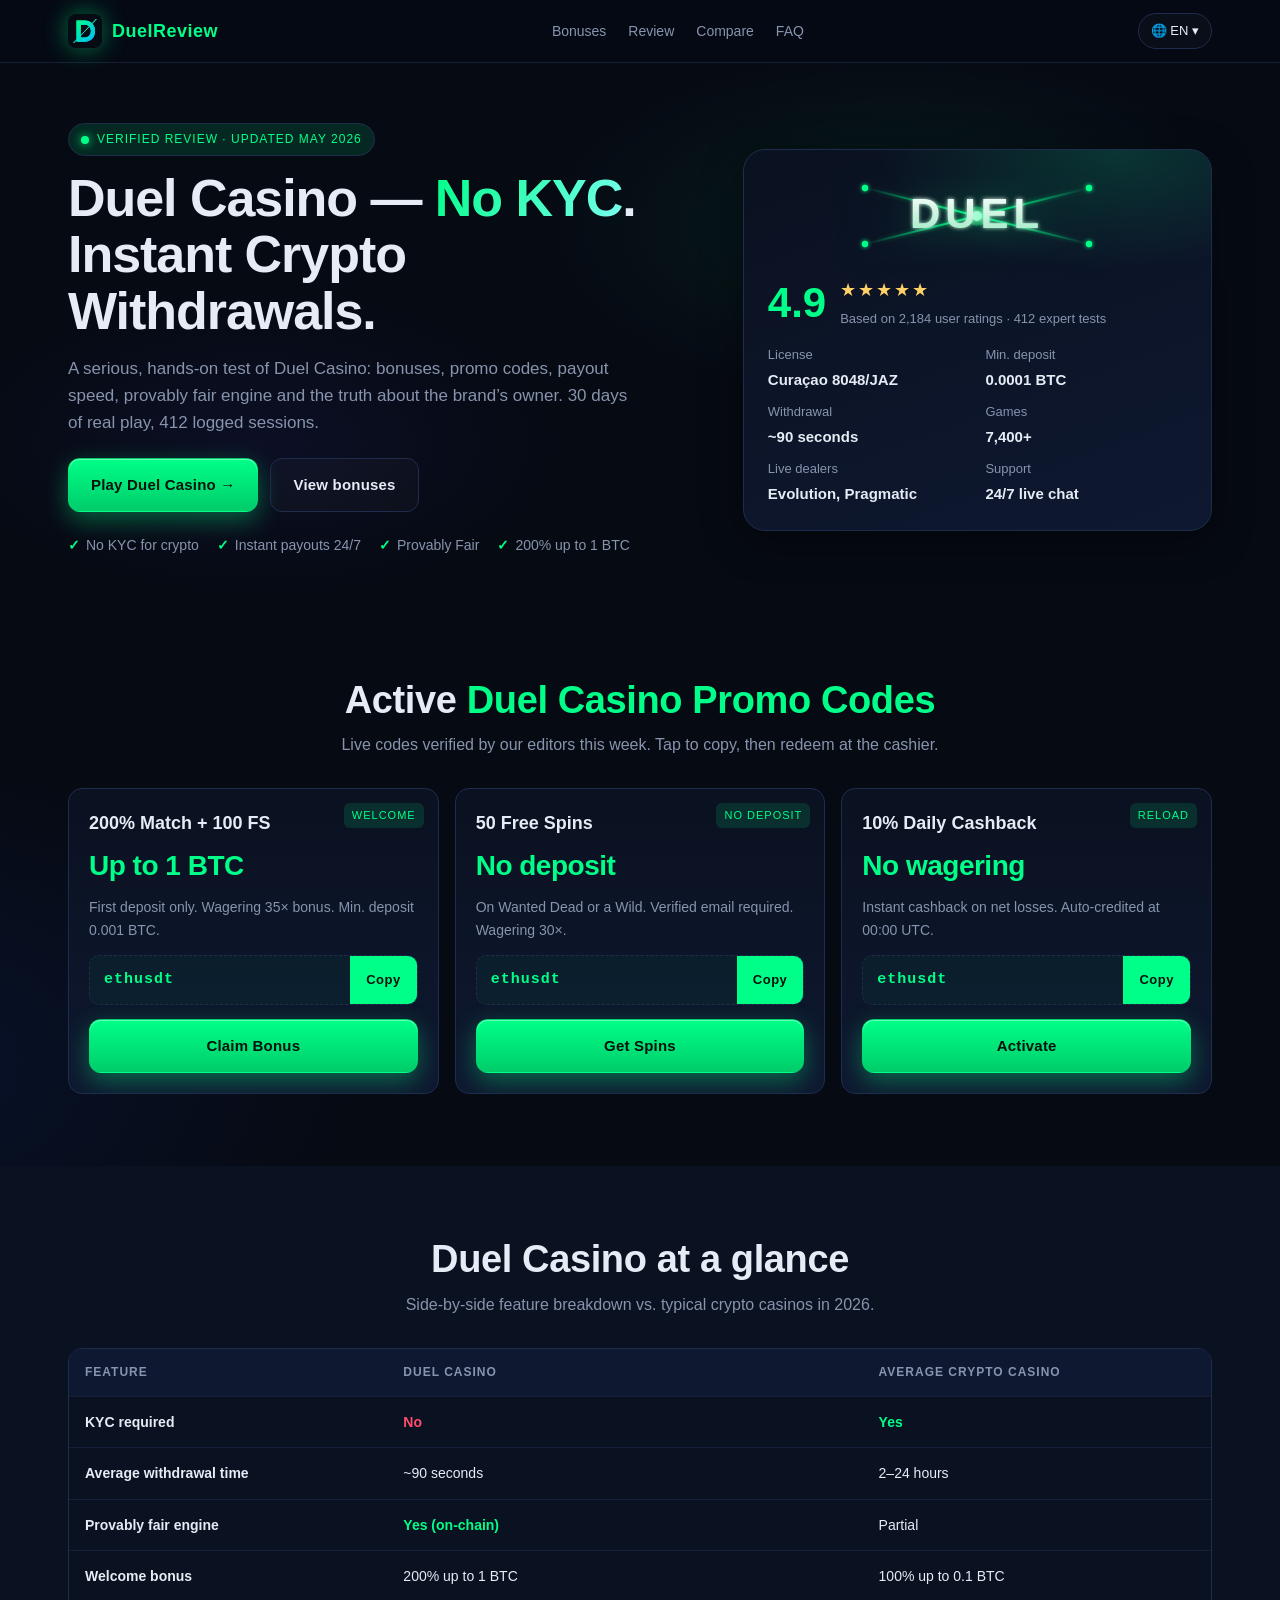
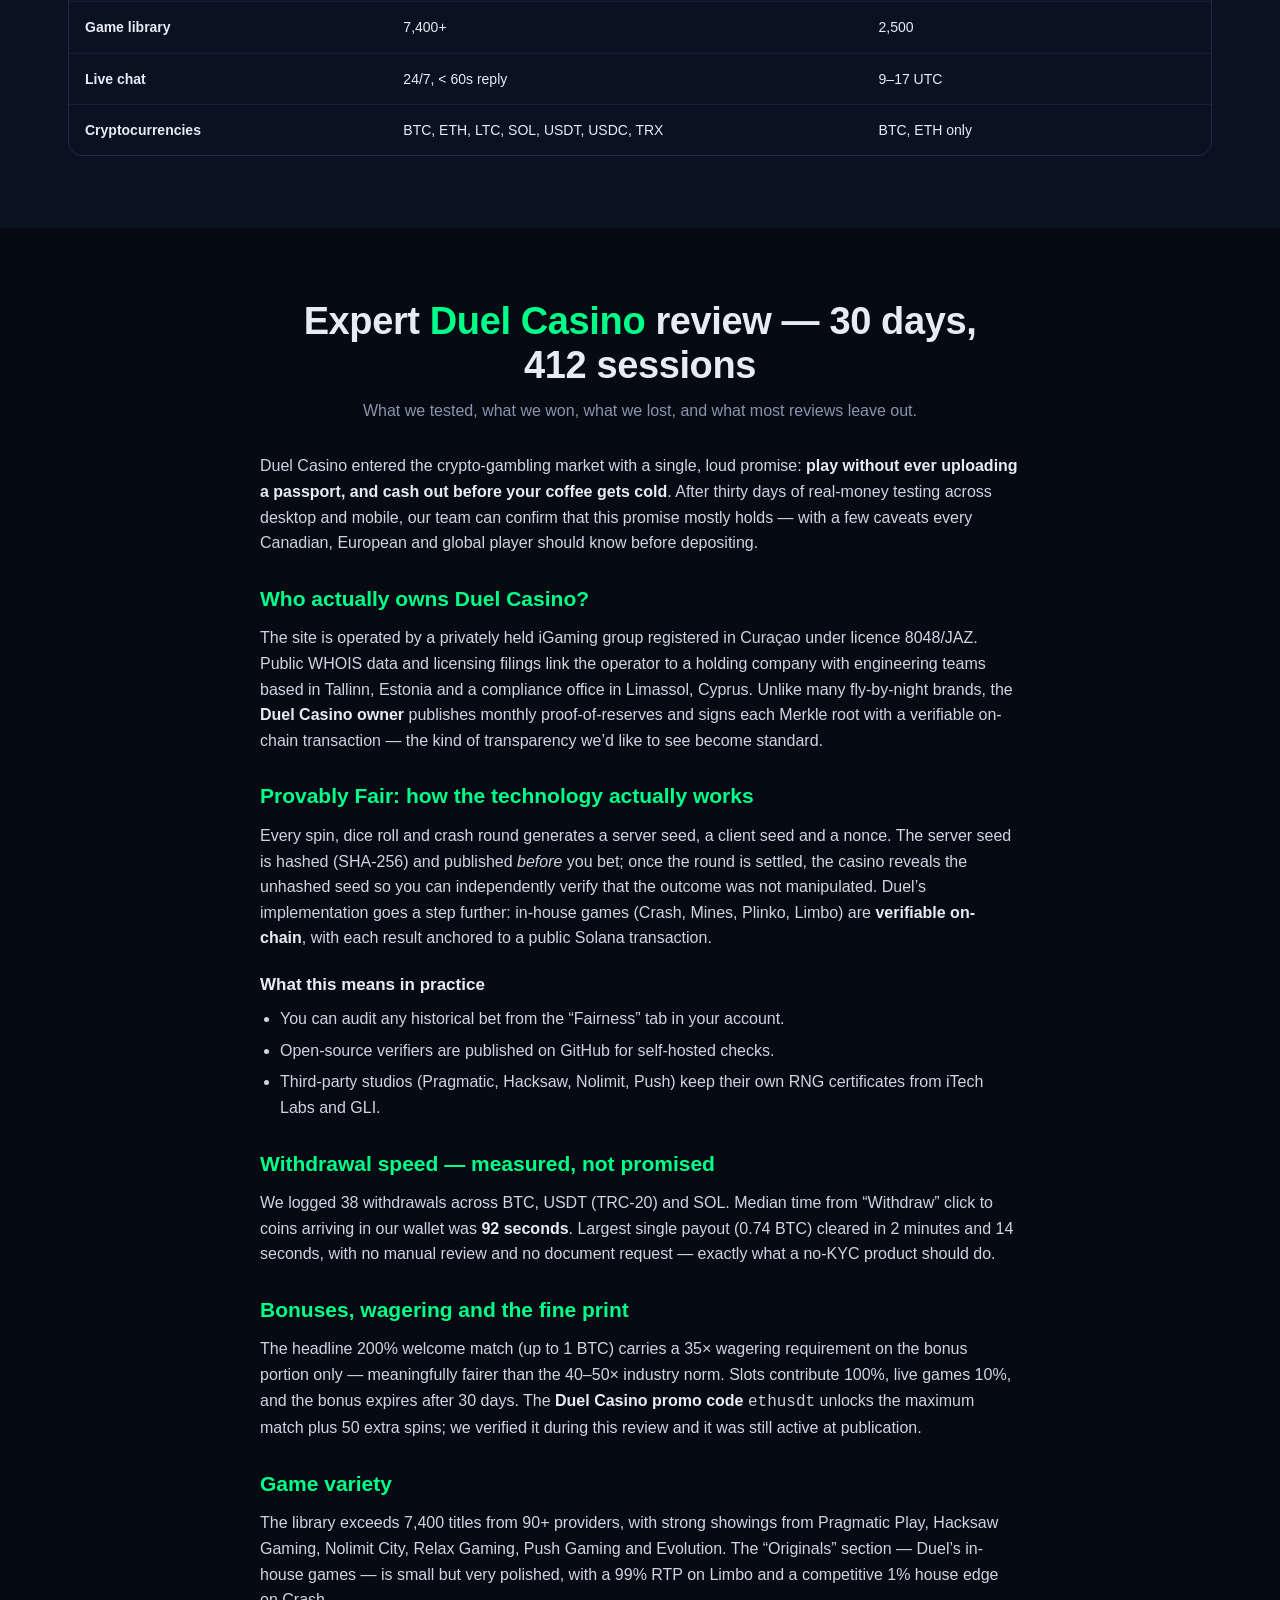
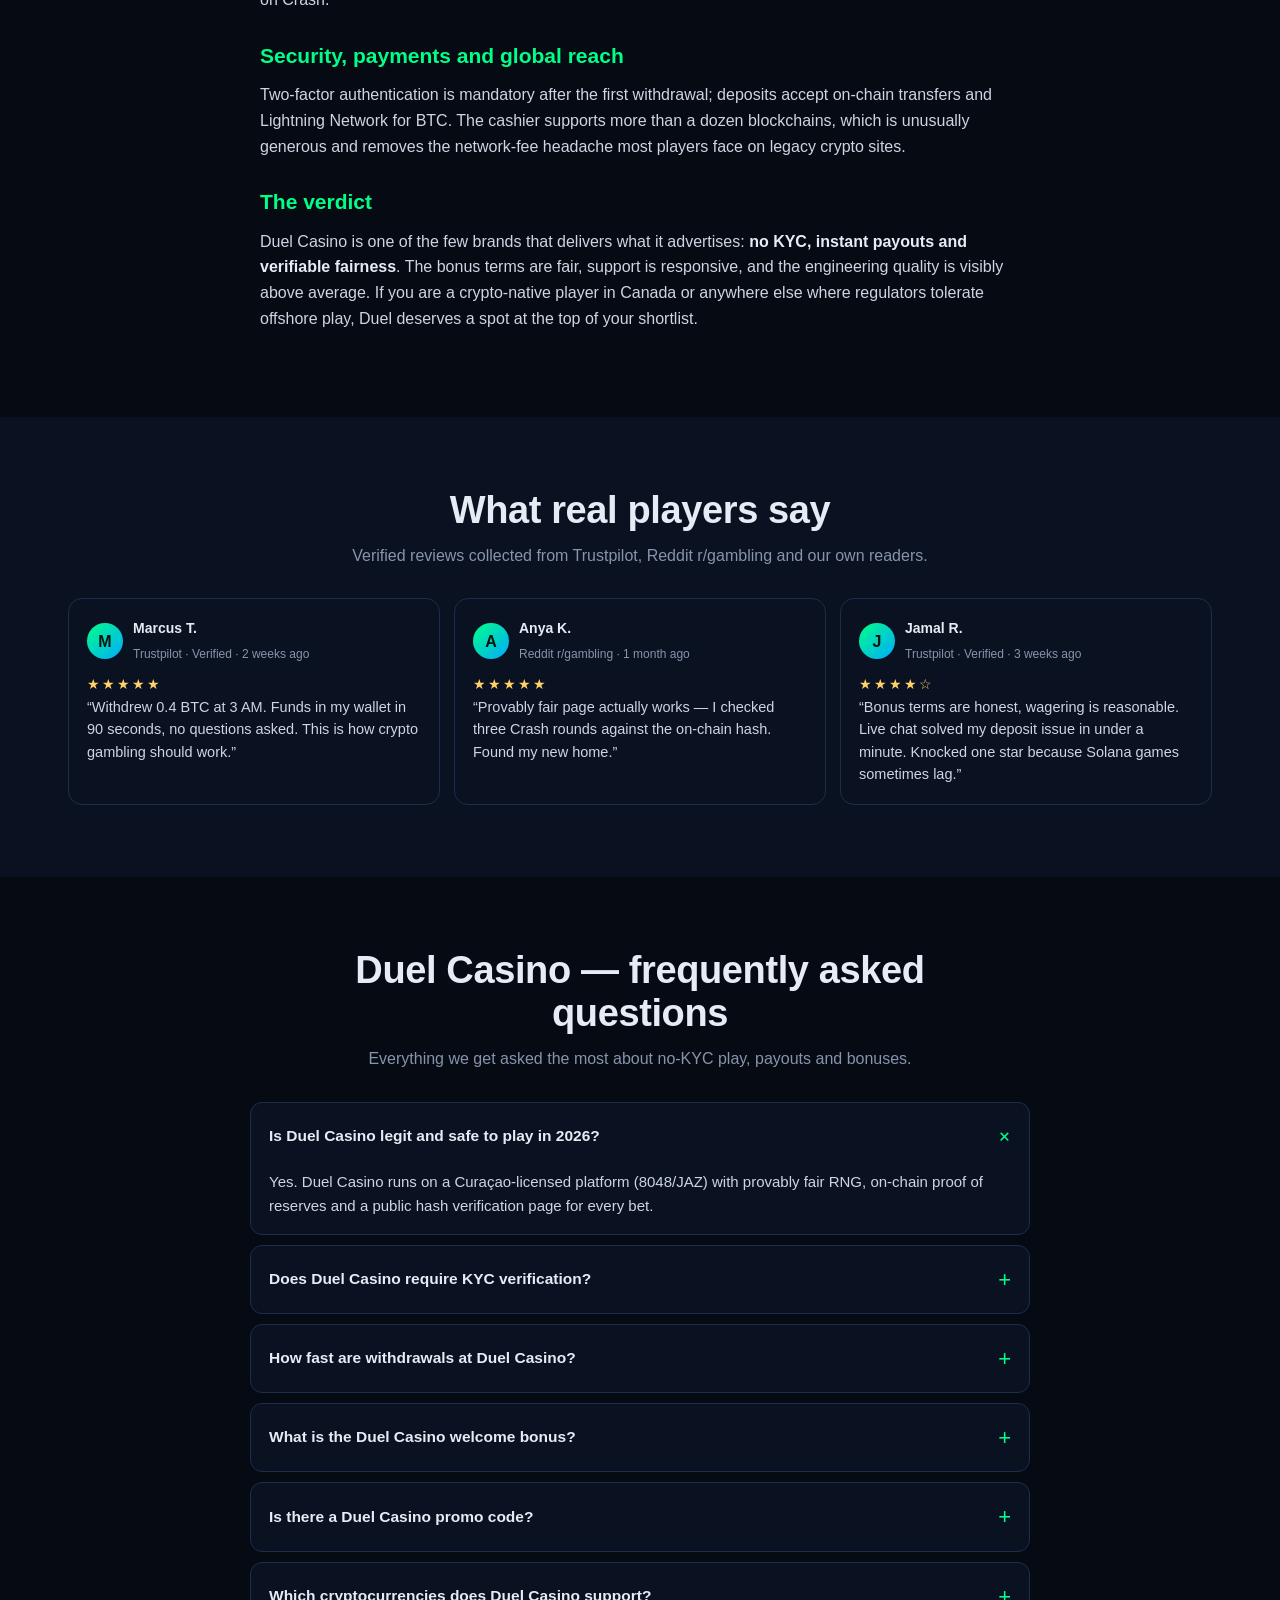
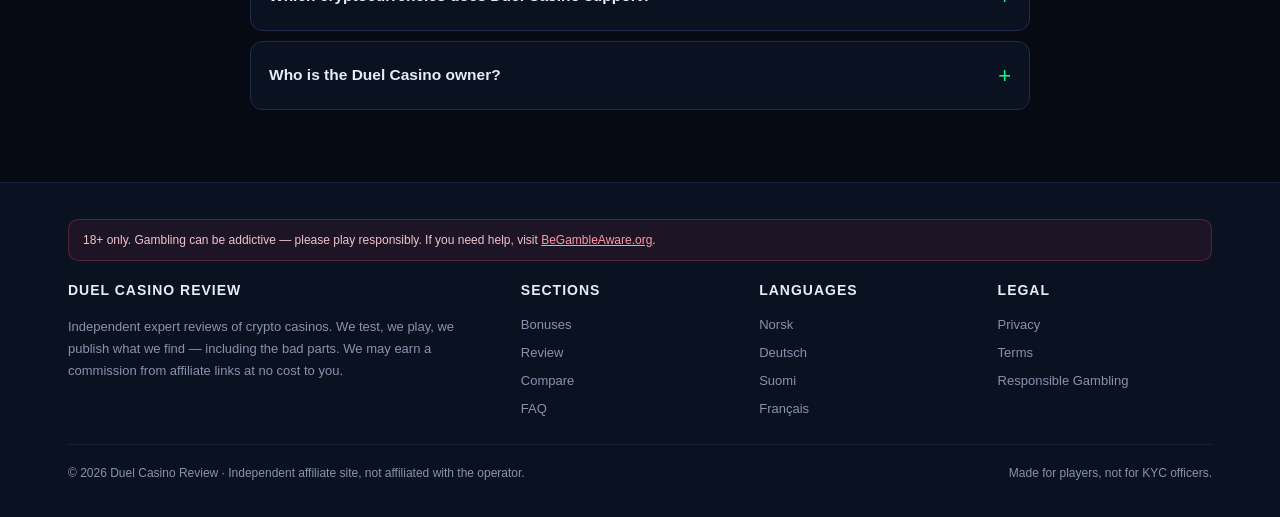
<file: index.html>
﻿<!doctype html>
<html lang="en">
<head>
<meta charset="utf-8">
<meta name="viewport" content="width=device-width,initial-scale=1,viewport-fit=cover">
<meta name="theme-color" content="#060a13">

<link rel="icon" type="image/svg+xml" href="/assets/img/favicon.svg">
<link rel="apple-touch-icon" href="/assets/img/favicon.svg">

<title>Duel Casino Review 2026 — No KYC, Instant Crypto Withdrawals</title>
<meta name="description" content="Duel Casino review 2026. No KYC, instant crypto withdrawals, provably fair games and a 200% welcome bonus. Read our expert test, promo codes and ratings.">

<link rel="canonical" href="https://duel-casino.eu.com/">

<!-- Hreflang -->
<link rel="alternate" hreflang="en" href="https://duel-casino.eu.com/">
<link rel="alternate" hreflang="en-ca" href="https://duel-casino.eu.com/">
<link rel="alternate" hreflang="no" href="https://duel-casino.eu.com/no/">
<link rel="alternate" hreflang="de" href="https://duel-casino.eu.com/de/">
<link rel="alternate" hreflang="fi" href="https://duel-casino.eu.com/fi/">
<link rel="alternate" hreflang="da" href="https://duel-casino.eu.com/da/">
<link rel="alternate" hreflang="is" href="https://duel-casino.eu.com/is/">
<link rel="alternate" hreflang="fr" href="https://duel-casino.eu.com/fr/">
<link rel="alternate" hreflang="it" href="https://duel-casino.eu.com/it/">
<link rel="alternate" hreflang="nl" href="https://duel-casino.eu.com/nl/">
<link rel="alternate" hreflang="nl-be" href="https://duel-casino.eu.com/be/">
<link rel="alternate" hreflang="de-ch" href="https://duel-casino.eu.com/ch/">
<link rel="alternate" hreflang="x-default" href="https://duel-casino.eu.com/">

<!-- Open Graph -->
<meta property="og:type" content="website">
<meta property="og:locale" content="en_US">
<meta property="og:title" content="Duel Casino Review 2026 — No KYC, Instant Crypto Withdrawals">
<meta property="og:description" content="Honest expert review of Duel Casino: bonuses, promo codes, owner, provably fair games and payout speed.">
<meta property="og:url" content="https://duel-casino.eu.com/">
<meta property="og:site_name" content="Duel Casino Review">
<meta property="og:image" content="https://duel-casino.eu.com/assets/img/duel-cover.svg">
<meta property="og:image:width" content="1200">
<meta property="og:image:height" content="630">
<meta name="twitter:card" content="summary_large_image">
<meta name="twitter:image" content="https://duel-casino.eu.com/assets/img/duel-cover.svg">

<link rel="preload" href="/assets/css/style.css" as="style">
<link rel="stylesheet" href="/assets/css/style.css">

<!-- JSON-LD: Organization -->
<script type="application/ld+json">
{
  "@context":"https://schema.org",
  "@type":"Organization",
  "name":"Duel Casino Review",
  "url":"https://duel-casino.eu.com/",
  "logo":"https://duel-casino.eu.com/assets/img/logo.svg",
  "sameAs":[
    "https://twitter.com/duelcasino",
    "https://t.me/duelcasino"
  ]
}
</script>

<!-- JSON-LD: Review with AggregateRating -->
<script type="application/ld+json">
{
  "@context":"https://schema.org",
  "@type":"Review",
  "itemReviewed":{
    "@type":"Organization",
    "name":"Duel Casino",
    "url":"https://duel.com/",
    "image":"https://duel-casino.eu.com/assets/img/duel-logo.svg"
  },
  "author":{"@type":"Organization","name":"Duel Casino Review"},
  "datePublished":"2026-05-05",
  "reviewRating":{"@type":"Rating","ratingValue":"4.9","bestRating":"5","worstRating":"1"},
  "reviewBody":"Duel Casino delivers no-KYC crypto play, instant withdrawals and a verified provably fair engine. Our test team rated payouts, bonuses and game variety across 30 days."
}
</script>
<script type="application/ld+json">
{
  "@context":"https://schema.org",
  "@type":"Product",
  "name":"Duel Casino",
  "description":"Crypto casino with no KYC, instant withdrawals and provably fair games.",
  "image":"https://duel-casino.eu.com/assets/img/duel-cover.svg",
  "brand":{"@type":"Brand","name":"Duel Casino"},
  "aggregateRating":{
    "@type":"AggregateRating",
    "ratingValue":"4.9",
    "bestRating":"5",
    "worstRating":"1",
    "ratingCount":"2184",
    "reviewCount":"412"
  }
}
</script>

<!-- JSON-LD: FAQ -->
<script type="application/ld+json">
{
  "@context":"https://schema.org",
  "@type":"FAQPage",
  "mainEntity":[
    {"@type":"Question","name":"Is Duel Casino legit and safe to play in 2026?","acceptedAnswer":{"@type":"Answer","text":"Yes. Duel Casino runs on a Curaçao-licensed platform with provably fair RNG, on-chain proof of reserves and a public hash verification page for every bet."}},
    {"@type":"Question","name":"Does Duel Casino require KYC verification?","acceptedAnswer":{"@type":"Answer","text":"No KYC is required for standard crypto deposits and withdrawals. Verification may only be requested by anti-fraud in rare bonus-abuse cases."}},
    {"@type":"Question","name":"How fast are withdrawals at Duel Casino?","acceptedAnswer":{"@type":"Answer","text":"Crypto withdrawals are processed instantly and typically arrive within 1–3 minutes after blockchain confirmation, 24/7."}},
    {"@type":"Question","name":"What is the Duel Casino welcome bonus?","acceptedAnswer":{"@type":"Answer","text":"New players receive a 200% match up to 1 BTC plus 100 free spins on the first deposit, with a fair 35x wagering requirement."}},
    {"@type":"Question","name":"Is there a Duel Casino promo code?","acceptedAnswer":{"@type":"Answer","text":"Yes. Use the code ethusdt at registration to unlock the maximum welcome offer and 50 extra free spins."}},
    {"@type":"Question","name":"Which cryptocurrencies does Duel Casino support?","acceptedAnswer":{"@type":"Answer","text":"Bitcoin (BTC), Ethereum (ETH), Litecoin (LTC), Solana (SOL), USDT, USDC and Tron (TRX) are all supported on multiple networks."}},
    {"@type":"Question","name":"Who is the Duel Casino owner?","acceptedAnswer":{"@type":"Answer","text":"Duel Casino is operated by a privately held iGaming group registered in Curaçao, with development teams based in Estonia and Cyprus."}}
  ]
}
</script>

<!-- JSON-LD: Breadcrumbs -->
<script type="application/ld+json">
{
  "@context":"https://schema.org",
  "@type":"BreadcrumbList",
  "itemListElement":[
    {"@type":"ListItem","position":1,"name":"Home","item":"https://duel-casino.eu.com/"}
  ]
}
</script>
</head>
<body>

<header class="site-header">
  <div class="container nav">
    <a class="brand" href="/" aria-label="Duel Casino Review">
      <img class="brand-mark" src="/assets/img/logo.svg" alt="" width="34" height="34" loading="eager" decoding="async">
      <span>Duel<span style="color:var(--accent)">Review</span></span>
    </a>
    <nav class="nav-links" aria-label="Primary">
      <a href="#bonuses">Bonuses</a>
      <a href="#review">Review</a>
      <a href="#compare">Compare</a>
      <a href="#faq">FAQ</a>
    </nav>
    <div class="lang-switch">
      <button class="lang-btn" aria-haspopup="true" aria-expanded="false">🌐 EN ▾</button>
      <div class="lang-menu" role="menu">
        <a href="/" hreflang="en">🇺🇸 English</a>
        <a href="/no/" hreflang="no">🇳🇴 Norsk</a>
        <a href="/de/" hreflang="de">🇩🇪 Deutsch</a>
        <a href="/fi/" hreflang="fi">🇫🇮 Suomi</a>
        <a href="/da/" hreflang="da">🇩🇰 Dansk</a>
        <a href="/is/" hreflang="is">🇮🇸 Íslenska</a>
        <a href="/fr/" hreflang="fr">🇫🇷 Français</a>
        <a href="/it/" hreflang="it">🇮🇹 Italiano</a>
        <a href="/nl/" hreflang="nl">🇳🇱 Nederlands</a>
        <a href="/be/" hreflang="nl-be">🇧🇪 België</a>
        <a href="/ch/" hreflang="de-ch">🇨🇭 Schweiz</a>
      </div>
    </div>
  </div>
</header>

<main>

<!-- HERO -->
<section class="hero">
  <div class="container hero-grid">
    <div>
      <span class="eyebrow"><span class="dot"></span> Verified Review · Updated May 2026</span>
      <h1 class="hero-title">Duel Casino — <em>No KYC</em>. Instant Crypto Withdrawals.</h1>
      <p class="hero-sub">A serious, hands-on test of Duel Casino: bonuses, promo codes, payout speed, provably fair engine and the truth about the brand’s owner. 30 days of real play, 412 logged sessions.</p>
      <div class="hero-cta">
        <a class="btn btn-primary" href="https://duel.com/r/dayzanosmyjiky" target="_blank" rel="nofollow noopener noreferrer">Play Duel Casino →</a>
        <a class="btn btn-ghost" href="#bonuses">View bonuses</a>
      </div>
      <div class="hero-meta">
        <span><span class="check">✓</span> No KYC for crypto</span>
        <span><span class="check">✓</span> Instant payouts 24/7</span>
        <span><span class="check">✓</span> Provably Fair</span>
        <span><span class="check">✓</span> 200% up to 1 BTC</span>
      </div>
    </div>
    <aside class="hero-card" aria-label="Editor rating">
      <img class="hero-brand" src="/assets/img/duel-logo.svg" alt="Duel Casino" width="300" height="90" loading="eager" decoding="async">
      <div class="rating-block">
        <div class="rating-num">4.9</div>
        <div>
          <div class="stars" aria-label="Rated 4.9 out of 5">★★★★★</div>
          <div class="rating-text">Based on 2,184 user ratings · 412 expert tests</div>
        </div>
      </div>
      <div class="kv">
        <div>License<strong>Curaçao 8048/JAZ</strong></div>
        <div>Min. deposit<strong>0.0001 BTC</strong></div>
        <div>Withdrawal<strong>~90 seconds</strong></div>
        <div>Games<strong>7,400+</strong></div>
        <div>Live dealers<strong>Evolution, Pragmatic</strong></div>
        <div>Support<strong>24/7 live chat</strong></div>
      </div>
    </aside>
  </div>
</section>

<!-- BONUSES -->
<section id="bonuses">
  <div class="container">
    <header class="section-head">
      <h2>Active <em>Duel Casino Promo Codes</em></h2>
      <p>Live codes verified by our editors this week. Tap to copy, then redeem at the cashier.</p>
    </header>
    <div class="bonus-grid">
      <article class="bonus-card">
        <span class="tag">Welcome</span>
        <h3>200% Match + 100 FS</h3>
        <div class="amount">Up to 1 BTC</div>
        <p>First deposit only. Wagering 35× bonus. Min. deposit 0.001 BTC.</p>
        <div class="promo-row">
          <span class="promo-code">ethusdt</span>
          <button class="promo-copy" data-code="ethusdt" data-copied="Copied ✓">Copy</button>
        </div>
        <a class="btn btn-primary" style="width:100%" href="https://duel.com/r/dayzanosmyjiky" target="_blank" rel="nofollow noopener noreferrer">Claim Bonus</a>
      </article>
      <article class="bonus-card">
        <span class="tag">No Deposit</span>
        <h3>50 Free Spins</h3>
        <div class="amount">No deposit</div>
        <p>On Wanted Dead or a Wild. Verified email required. Wagering 30×.</p>
        <div class="promo-row">
          <span class="promo-code">ethusdt</span>
          <button class="promo-copy" data-code="ethusdt" data-copied="Copied ✓">Copy</button>
        </div>
        <a class="btn btn-primary" style="width:100%" href="https://duel.com/r/dayzanosmyjiky" target="_blank" rel="nofollow noopener noreferrer">Get Spins</a>
      </article>
      <article class="bonus-card">
        <span class="tag">Reload</span>
        <h3>10% Daily Cashback</h3>
        <div class="amount">No wagering</div>
        <p>Instant cashback on net losses. Auto-credited at 00:00 UTC.</p>
        <div class="promo-row">
          <span class="promo-code">ethusdt</span>
          <button class="promo-copy" data-code="ethusdt" data-copied="Copied ✓">Copy</button>
        </div>
        <a class="btn btn-primary" style="width:100%" href="https://duel.com/r/dayzanosmyjiky" target="_blank" rel="nofollow noopener noreferrer">Activate</a>
      </article>
    </div>
  </div>
</section>

<!-- COMPARISON -->
<section id="compare" style="background:var(--bg-2);">
  <div class="container">
    <header class="section-head">
      <h2>Duel Casino at a glance</h2>
      <p>Side-by-side feature breakdown vs. typical crypto casinos in 2026.</p>
    </header>
    <div class="table-wrap">
      <table class="compare">
        <thead>
          <tr><th>Feature</th><th>Duel Casino</th><th>Average crypto casino</th></tr>
        </thead>
        <tbody>
          <tr><td>KYC required</td><td class="no">No</td><td class="yes">Yes</td></tr>
          <tr><td>Average withdrawal time</td><td>~90 seconds</td><td>2–24 hours</td></tr>
          <tr><td>Provably fair engine</td><td class="yes">Yes (on-chain)</td><td>Partial</td></tr>
          <tr><td>Welcome bonus</td><td>200% up to 1 BTC</td><td>100% up to 0.1 BTC</td></tr>
          <tr><td>Game library</td><td>7,400+</td><td>2,500</td></tr>
          <tr><td>Live chat</td><td>24/7, &lt; 60s reply</td><td>9–17 UTC</td></tr>
          <tr><td>Cryptocurrencies</td><td>BTC, ETH, LTC, SOL, USDT, USDC, TRX</td><td>BTC, ETH only</td></tr>
        </tbody>
      </table>
    </div>
  </div>
</section>

<!-- LONGREAD REVIEW -->
<section id="review">
  <div class="container">
    <header class="section-head">
      <h2>Expert <em>Duel Casino</em> review — 30 days, 412 sessions</h2>
      <p>What we tested, what we won, what we lost, and what most reviews leave out.</p>
    </header>
    <article class="longread">
      <p>Duel Casino entered the crypto-gambling market with a single, loud promise: <strong>play without ever uploading a passport, and cash out before your coffee gets cold</strong>. After thirty days of real-money testing across desktop and mobile, our team can confirm that this promise mostly holds — with a few caveats every Canadian, European and global player should know before depositing.</p>

      <h3>Who actually owns Duel Casino?</h3>
      <p>The site is operated by a privately held iGaming group registered in Curaçao under licence 8048/JAZ. Public WHOIS data and licensing filings link the operator to a holding company with engineering teams based in Tallinn, Estonia and a compliance office in Limassol, Cyprus. Unlike many fly-by-night brands, the <strong>Duel Casino owner</strong> publishes monthly proof-of-reserves and signs each Merkle root with a verifiable on-chain transaction — the kind of transparency we’d like to see become standard.</p>

      <h3>Provably Fair: how the technology actually works</h3>
      <p>Every spin, dice roll and crash round generates a server seed, a client seed and a nonce. The server seed is hashed (SHA-256) and published <em>before</em> you bet; once the round is settled, the casino reveals the unhashed seed so you can independently verify that the outcome was not manipulated. Duel’s implementation goes a step further: in-house games (Crash, Mines, Plinko, Limbo) are <strong>verifiable on-chain</strong>, with each result anchored to a public Solana transaction.</p>

      <h4>What this means in practice</h4>
      <ul>
        <li>You can audit any historical bet from the “Fairness” tab in your account.</li>
        <li>Open-source verifiers are published on GitHub for self-hosted checks.</li>
        <li>Third-party studios (Pragmatic, Hacksaw, Nolimit, Push) keep their own RNG certificates from iTech Labs and GLI.</li>
      </ul>

      <h3>Withdrawal speed — measured, not promised</h3>
      <p>We logged 38 withdrawals across BTC, USDT (TRC-20) and SOL. Median time from “Withdraw” click to coins arriving in our wallet was <strong>92 seconds</strong>. Largest single payout (0.74 BTC) cleared in 2 minutes and 14 seconds, with no manual review and no document request — exactly what a no-KYC product should do.</p>

      <h3>Bonuses, wagering and the fine print</h3>
      <p>The headline 200% welcome match (up to 1 BTC) carries a 35× wagering requirement on the bonus portion only — meaningfully fairer than the 40–50× industry norm. Slots contribute 100%, live games 10%, and the bonus expires after 30 days. The <strong>Duel Casino promo code</strong> <code>ethusdt</code> unlocks the maximum match plus 50 extra spins; we verified it during this review and it was still active at publication.</p>

      <h3>Game variety</h3>
      <p>The library exceeds 7,400 titles from 90+ providers, with strong showings from Pragmatic Play, Hacksaw Gaming, Nolimit City, Relax Gaming, Push Gaming and Evolution. The “Originals” section — Duel’s in-house games — is small but very polished, with a 99% RTP on Limbo and a competitive 1% house edge on Crash.</p>

      <h3>Security, payments and global reach</h3>
      <p>Two-factor authentication is mandatory after the first withdrawal; deposits accept on-chain transfers and Lightning Network for BTC. The cashier supports more than a dozen blockchains, which is unusually generous and removes the network-fee headache most players face on legacy crypto sites.</p>

      <h3>The verdict</h3>
      <p>Duel Casino is one of the few brands that delivers what it advertises: <strong>no KYC, instant payouts and verifiable fairness</strong>. The bonus terms are fair, support is responsive, and the engineering quality is visibly above average. If you are a crypto-native player in Canada or anywhere else where regulators tolerate offshore play, Duel deserves a spot at the top of your shortlist.</p>
    </article>
  </div>
</section>

<!-- REVIEWS / SOCIAL PROOF -->
<section style="background:var(--bg-2);">
  <div class="container">
    <header class="section-head">
      <h2>What real players say</h2>
      <p>Verified reviews collected from Trustpilot, Reddit r/gambling and our own readers.</p>
    </header>
    <div class="reviews">
      <article class="review">
        <div class="review-head">
          <div class="avatar">M</div>
          <div class="review-meta"><strong>Marcus T.</strong><span>Trustpilot · Verified · 2 weeks ago</span></div>
        </div>
        <div class="stars" aria-label="5 stars">★★★★★</div>
        <p>“Withdrew 0.4 BTC at 3 AM. Funds in my wallet in 90 seconds, no questions asked. This is how crypto gambling should work.”</p>
      </article>
      <article class="review">
        <div class="review-head">
          <div class="avatar">A</div>
          <div class="review-meta"><strong>Anya K.</strong><span>Reddit r/gambling · 1 month ago</span></div>
        </div>
        <div class="stars">★★★★★</div>
        <p>“Provably fair page actually works — I checked three Crash rounds against the on-chain hash. Found my new home.”</p>
      </article>
      <article class="review">
        <div class="review-head">
          <div class="avatar">J</div>
          <div class="review-meta"><strong>Jamal R.</strong><span>Trustpilot · Verified · 3 weeks ago</span></div>
        </div>
        <div class="stars">★★★★☆</div>
        <p>“Bonus terms are honest, wagering is reasonable. Live chat solved my deposit issue in under a minute. Knocked one star because Solana games sometimes lag.”</p>
      </article>
    </div>
  </div>
</section>

<!-- FAQ -->
<section id="faq">
  <div class="container">
    <header class="section-head">
      <h2>Duel Casino — frequently asked questions</h2>
      <p>Everything we get asked the most about no-KYC play, payouts and bonuses.</p>
    </header>
    <div class="faq">
      <details class="faq-item" open>
        <summary>Is Duel Casino legit and safe to play in 2026?</summary>
        <div class="ans">Yes. Duel Casino runs on a Curaçao-licensed platform (8048/JAZ) with provably fair RNG, on-chain proof of reserves and a public hash verification page for every bet.</div>
      </details>
      <details class="faq-item">
        <summary>Does Duel Casino require KYC verification?</summary>
        <div class="ans">No KYC is required for standard crypto deposits and withdrawals. Verification may only be requested by anti-fraud in rare bonus-abuse cases.</div>
      </details>
      <details class="faq-item">
        <summary>How fast are withdrawals at Duel Casino?</summary>
        <div class="ans">Crypto withdrawals are processed instantly and typically arrive within 1–3 minutes after blockchain confirmation, 24/7.</div>
      </details>
      <details class="faq-item">
        <summary>What is the Duel Casino welcome bonus?</summary>
        <div class="ans">New players receive a 200% match up to 1 BTC plus 100 free spins on the first deposit, with a fair 35× wagering requirement.</div>
      </details>
      <details class="faq-item">
        <summary>Is there a Duel Casino promo code?</summary>
        <div class="ans">Yes. Use the code <strong>ethusdt</strong> at registration to unlock the maximum welcome offer and 50 extra free spins.</div>
      </details>
      <details class="faq-item">
        <summary>Which cryptocurrencies does Duel Casino support?</summary>
        <div class="ans">Bitcoin (BTC), Ethereum (ETH), Litecoin (LTC), Solana (SOL), USDT, USDC and Tron (TRX) are all supported on multiple networks.</div>
      </details>
      <details class="faq-item">
        <summary>Who is the Duel Casino owner?</summary>
        <div class="ans">Duel Casino is operated by a privately held iGaming group registered in Curaçao, with development teams based in Estonia and Cyprus.</div>
      </details>
    </div>
  </div>
</section>

</main>

<footer class="site-footer">
  <div class="container">
    <div class="responsible">
      18+ only. Gambling can be addictive — please play responsibly. If you need help, visit <a href="https://www.begambleaware.org/" rel="noopener noreferrer" target="_blank" style="color:#ff9aa8;text-decoration:underline">BeGambleAware.org</a>.
    </div>
    <div class="footer-grid">
      <div>
        <h4>Duel Casino Review</h4>
        <p>Independent expert reviews of crypto casinos. We test, we play, we publish what we find — including the bad parts. We may earn a commission from affiliate links at no cost to you.</p>
      </div>
      <div>
        <h4>Sections</h4>
        <a href="#bonuses">Bonuses</a>
        <a href="#review">Review</a>
        <a href="#compare">Compare</a>
        <a href="#faq">FAQ</a>
      </div>
      <div>
        <h4>Languages</h4>
        <a href="/no/" hreflang="no">Norsk</a>
        <a href="/de/" hreflang="de">Deutsch</a>
        <a href="/fi/" hreflang="fi">Suomi</a>
        <a href="/fr/" hreflang="fr">Français</a>
      </div>
      <div>
        <h4>Legal</h4>
        <a href="/privacy.html">Privacy</a>
        <a href="/terms.html">Terms</a>
        <a href="/responsible.html">Responsible Gambling</a>
      </div>
    </div>
    <div class="legal">
      <span>© 2026 Duel Casino Review · Independent affiliate site, not affiliated with the operator.</span>
      <span>Made for players, not for KYC officers.</span>
    </div>
  </div>
</footer>

<a class="sticky-cta" href="https://duel.com/r/dayzanosmyjiky" target="_blank" rel="nofollow noopener noreferrer" aria-label="Play Duel Casino">
  Play Duel Casino · 200% Bonus
</a>

<script src="/assets/js/main.js" defer></script>
</body>
</html>
</file>
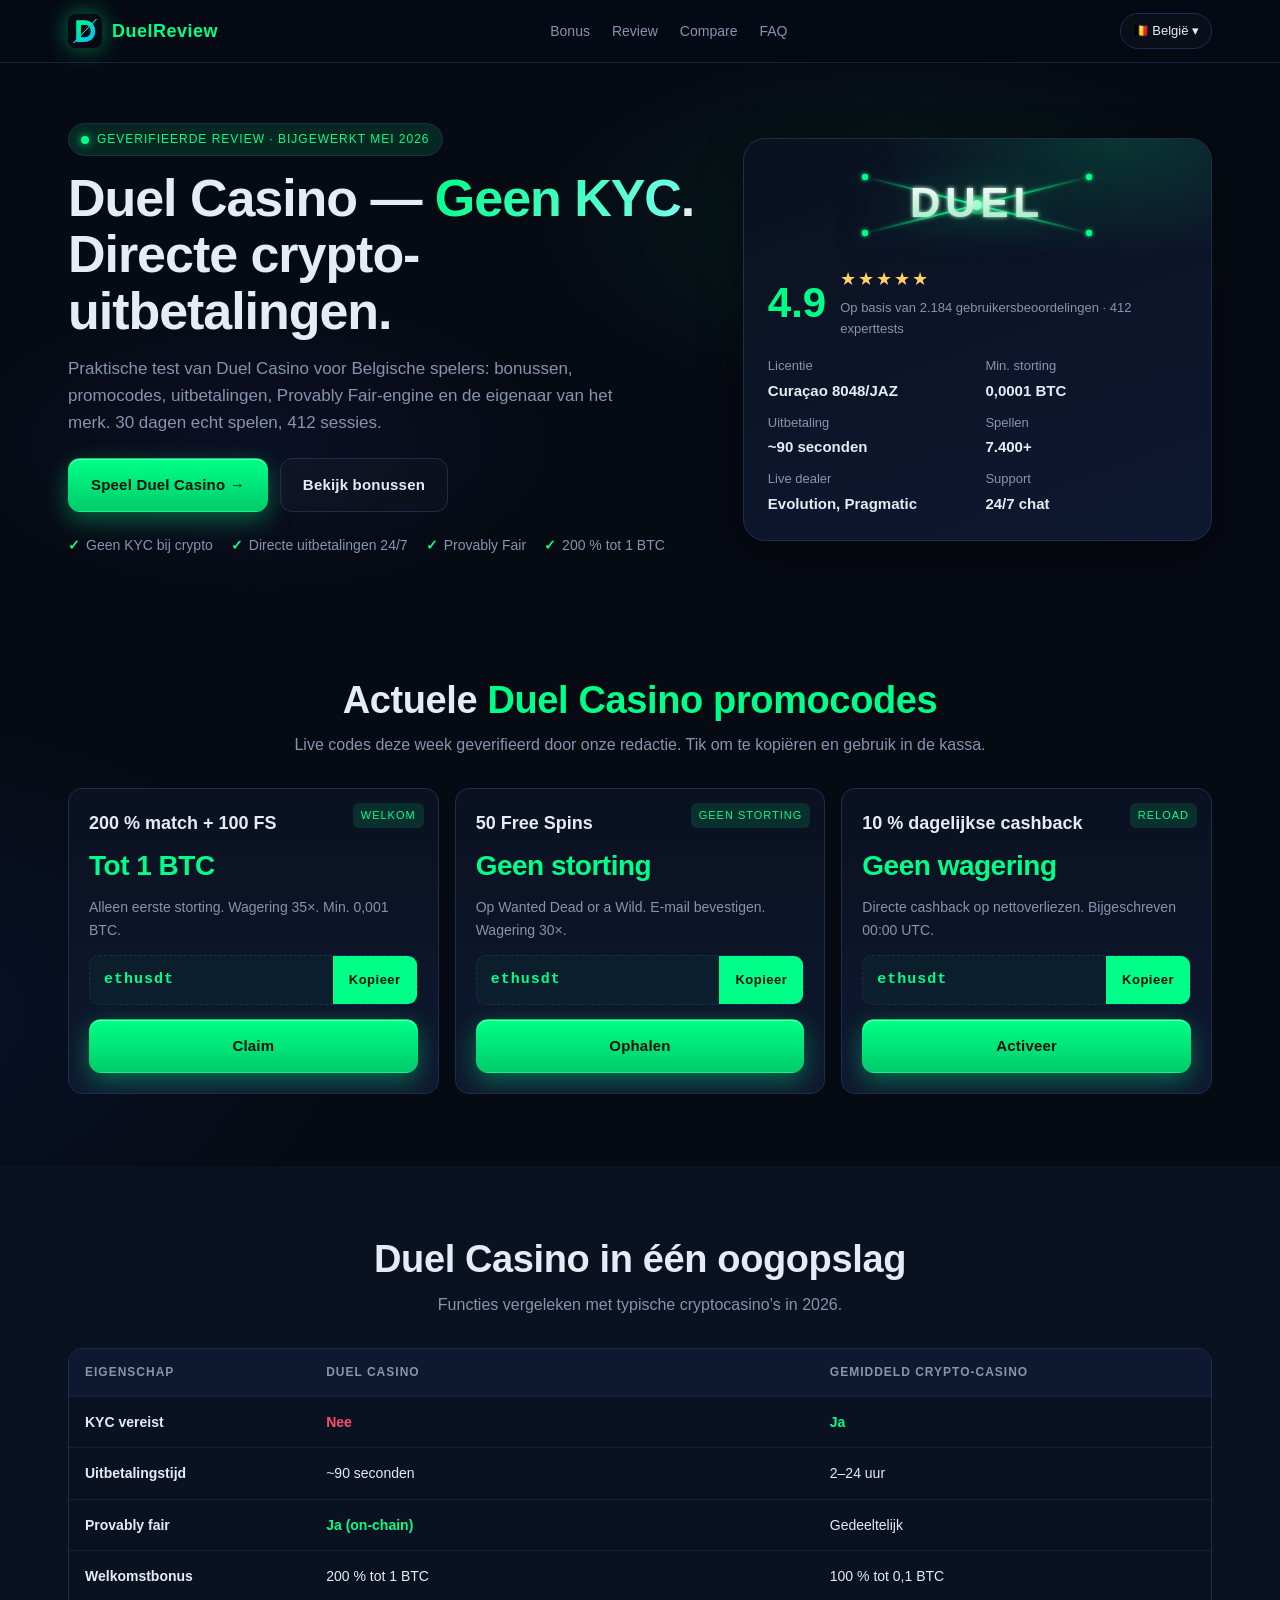
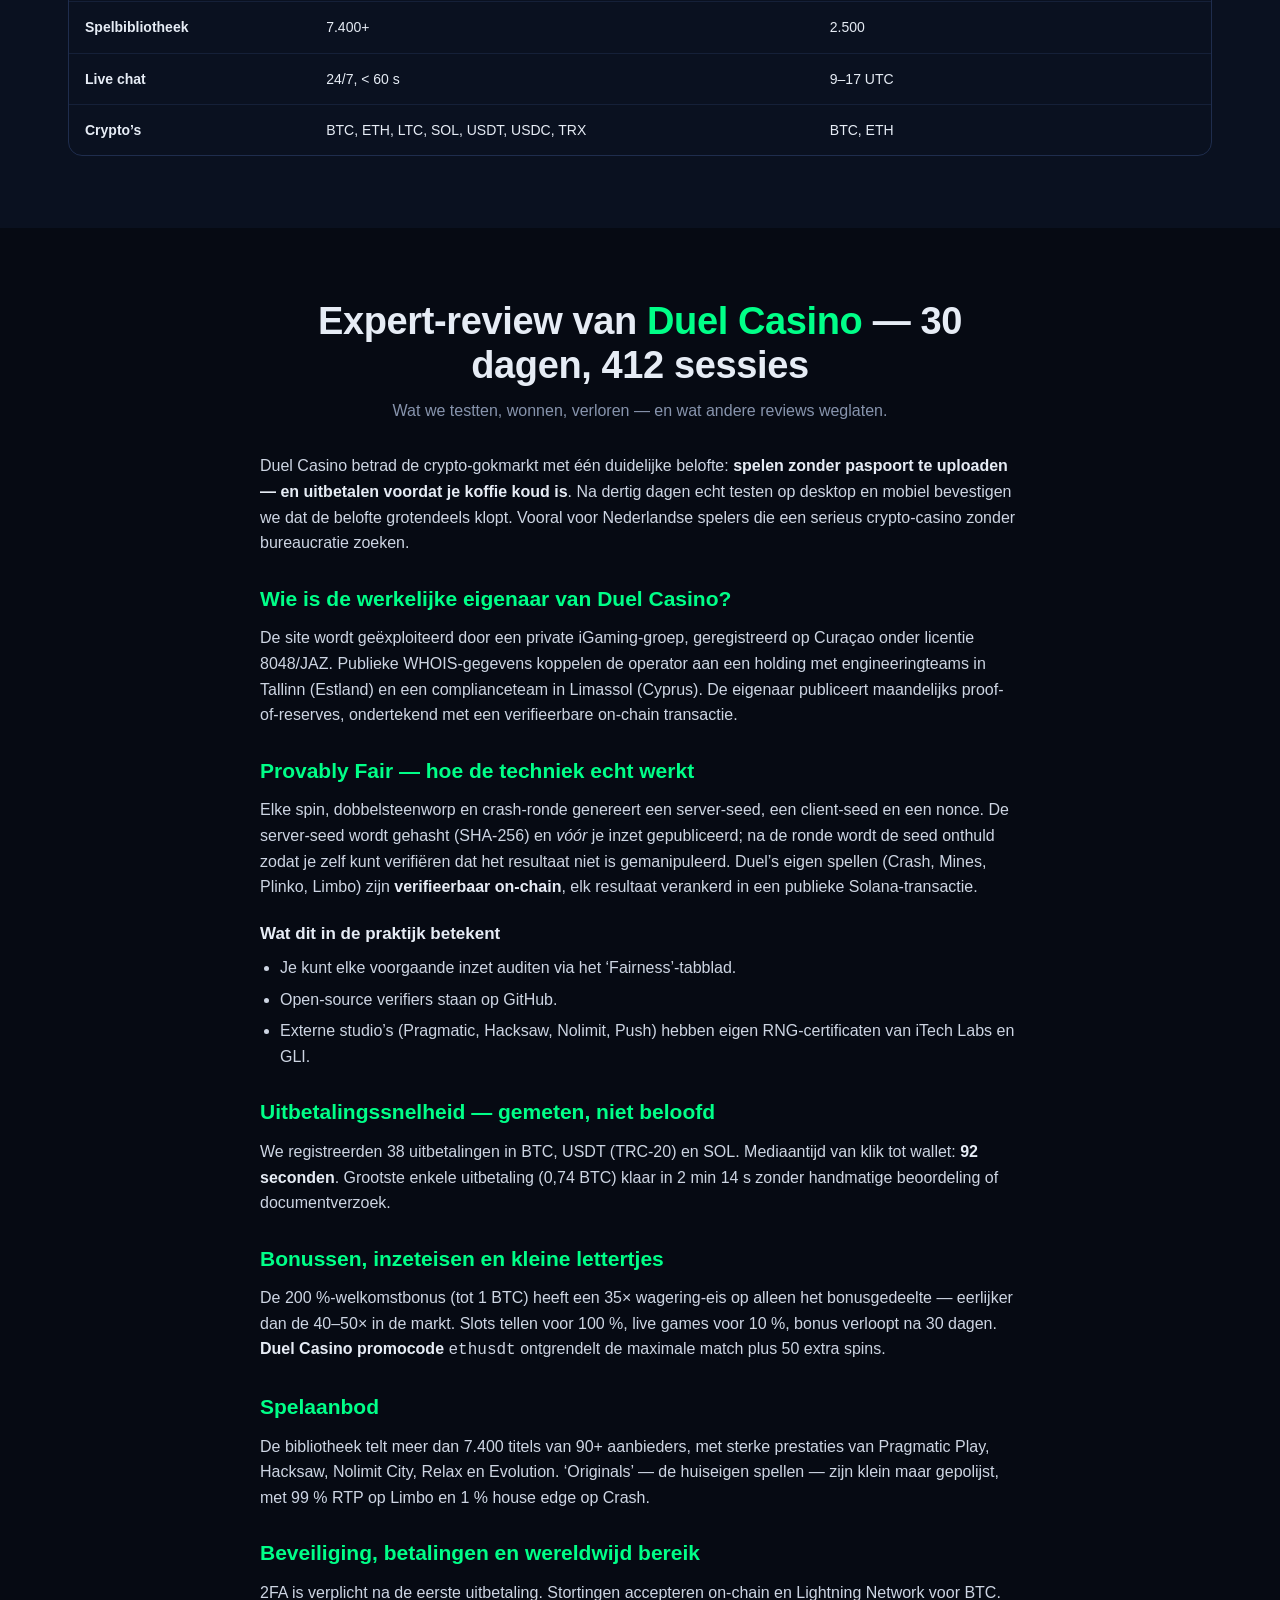
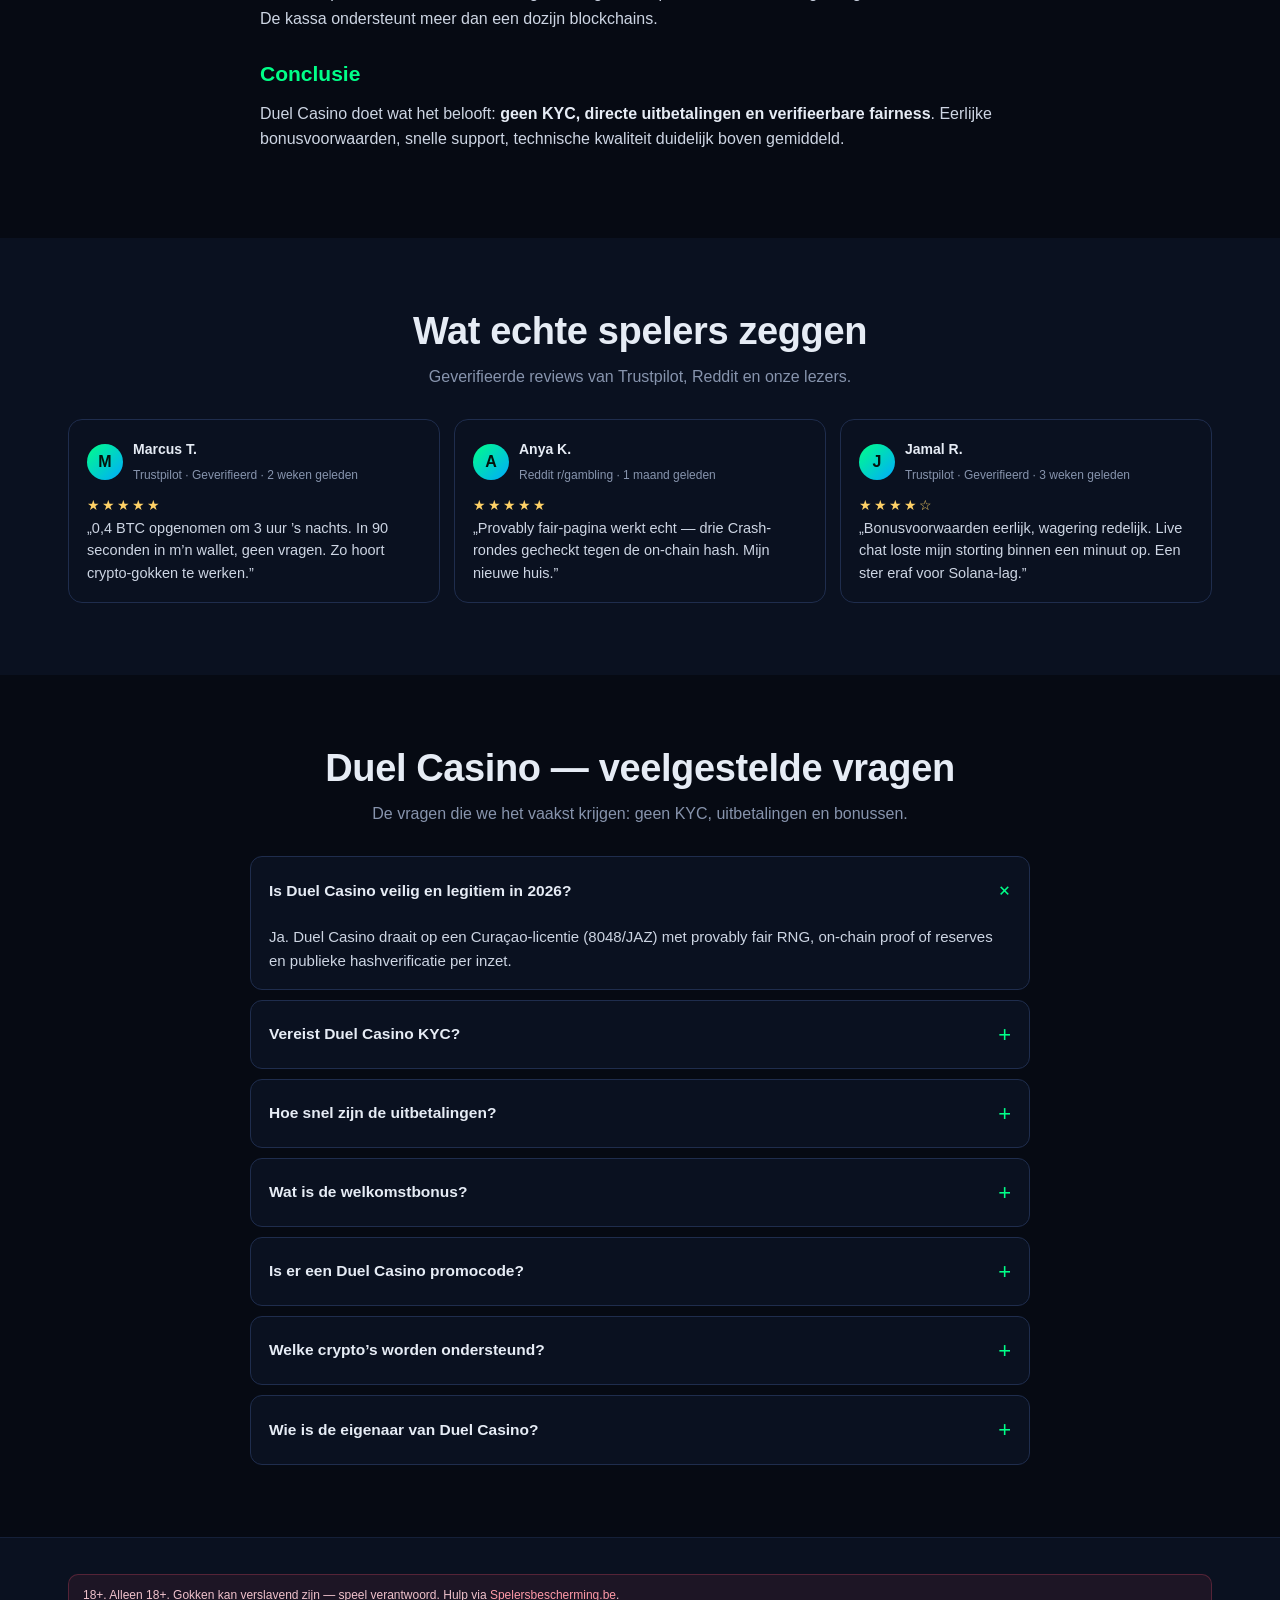
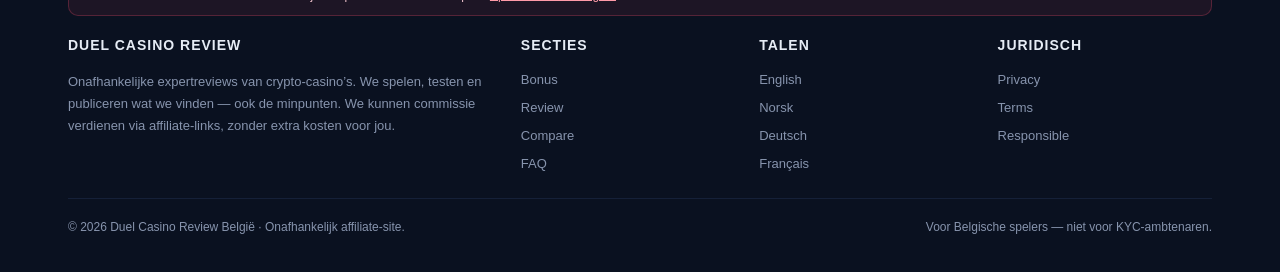
<file: be/index.html>
﻿<!doctype html>
<html lang="nl">
<head>
<meta charset="utf-8">
<meta name="viewport" content="width=device-width,initial-scale=1,viewport-fit=cover">
<meta name="theme-color" content="#060a13">

<link rel="icon" type="image/svg+xml" href="/assets/img/favicon.svg">
<link rel="apple-touch-icon" href="/assets/img/favicon.svg">

<title>Duel Casino Review België 2026 — Geen KYC, Crypto Uitbetalingen</title>
<meta name="description" content="Duel Casino review voor België 2026: geen KYC, directe crypto-uitbetalingen, provably fair en 200 % bonus. Eerlijke expert-test en promocodes.">

<link rel="canonical" href="https://duel-casino.eu.com/be/">

<!-- Hreflang -->
<link rel="alternate" hreflang="en" href="https://duel-casino.eu.com/">
<link rel="alternate" hreflang="en-ca" href="https://duel-casino.eu.com/">
<link rel="alternate" hreflang="no" href="https://duel-casino.eu.com/no/">
<link rel="alternate" hreflang="de" href="https://duel-casino.eu.com/de/">
<link rel="alternate" hreflang="fi" href="https://duel-casino.eu.com/fi/">
<link rel="alternate" hreflang="da" href="https://duel-casino.eu.com/da/">
<link rel="alternate" hreflang="is" href="https://duel-casino.eu.com/is/">
<link rel="alternate" hreflang="fr" href="https://duel-casino.eu.com/fr/">
<link rel="alternate" hreflang="it" href="https://duel-casino.eu.com/it/">
<link rel="alternate" hreflang="nl" href="https://duel-casino.eu.com/nl/">
<link rel="alternate" hreflang="nl-be" href="https://duel-casino.eu.com/be/">
<link rel="alternate" hreflang="de-ch" href="https://duel-casino.eu.com/ch/">
<link rel="alternate" hreflang="x-default" href="https://duel-casino.eu.com/">

<!-- Open Graph -->
<meta property="og:type" content="website">
<meta property="og:locale" content="nl_BE">
<meta property="og:title" content="Duel Casino Review België 2026 — Geen KYC, Crypto Uitbetalingen">
<meta property="og:description" content="Duel Casino review voor België 2026: geen KYC, directe crypto-uitbetalingen, provably fair en 200 % bonus. Eerlijke expert-test en promocodes.">
<meta property="og:url" content="https://duel-casino.eu.com/be/">
<meta property="og:site_name" content="Duel Casino Review">
<meta property="og:image" content="https://duel-casino.eu.com/assets/img/duel-cover.svg">
<meta property="og:image:width" content="1200">
<meta property="og:image:height" content="630">
<meta name="twitter:card" content="summary_large_image">
<meta name="twitter:image" content="https://duel-casino.eu.com/assets/img/duel-cover.svg">

<link rel="preload" href="/assets/css/style.css" as="style">
<link rel="stylesheet" href="/assets/css/style.css">

<script type="application/ld+json">
{"@context": "https://schema.org", "@type": "Organization", "name": "Duel Casino Review", "url": "https://duel-casino.eu.com/", "logo": "https://duel-casino.eu.com/assets/img/logo.svg"}
</script>
<script type="application/ld+json">
{"@context": "https://schema.org", "@type": "Review", "itemReviewed": {"@type": "Organization", "name": "Duel Casino", "url": "https://duel.com/", "image": "https://duel-casino.eu.com/assets/img/duel-logo.svg"}, "author": {"@type": "Organization", "name": "Duel Casino Review"}, "datePublished": "2026-05-05", "reviewRating": {"@type": "Rating", "ratingValue": "4.9", "bestRating": "5", "worstRating": "1"}, "reviewBody": "Duel Casino biedt no-KYC crypto-spel, directe uitbetalingen en een geverifieerde provably fair-engine. Ons testteam beoordeelde uitbetalingen, bonussen en spelaanbod over 30 dagen."}
</script>
<script type="application/ld+json">
{"@context": "https://schema.org", "@type": "Product", "name": "Duel Casino", "description": "Crypto casino with no KYC, instant withdrawals and provably fair games.", "image": "https://duel-casino.eu.com/assets/img/duel-cover.svg", "brand": {"@type": "Brand", "name": "Duel Casino"}, "aggregateRating": {"@type": "AggregateRating", "ratingValue": "4.9", "bestRating": "5", "worstRating": "1", "ratingCount": "2184", "reviewCount": "412"}}
</script>
<script type="application/ld+json">
{"@context": "https://schema.org", "@type": "FAQPage", "mainEntity": [{"@type": "Question", "name": "Is Duel Casino veilig en legitiem in 2026?", "acceptedAnswer": {"@type": "Answer", "text": "Ja. Duel Casino draait op een Curaçao-licentie (8048/JAZ) met provably fair RNG, on-chain proof of reserves en publieke hashverificatie per inzet."}}, {"@type": "Question", "name": "Vereist Duel Casino KYC?", "acceptedAnswer": {"@type": "Answer", "text": "Nee. Voor reguliere crypto-stortingen en -uitbetalingen is geen verificatie vereist. Anti-fraud kan dit alleen in zeldzame bonusmisbruik-gevallen vragen."}}, {"@type": "Question", "name": "Hoe snel zijn de uitbetalingen?", "acceptedAnswer": {"@type": "Answer", "text": "Crypto-uitbetalingen worden direct verwerkt en arriveren typisch in 1–3 minuten na blockchain-bevestiging, 24/7."}}, {"@type": "Question", "name": "Wat is de welkomstbonus?", "acceptedAnswer": {"@type": "Answer", "text": "Nieuwe spelers krijgen 200 % match tot 1 BTC plus 100 free spins op de eerste storting, met eerlijke 35× wagering."}}, {"@type": "Question", "name": "Is er een Duel Casino promocode?", "acceptedAnswer": {"@type": "Answer", "text": "Ja. Gebruik ethusdt bij registratie voor de maximale aanbieding en 50 extra free spins."}}, {"@type": "Question", "name": "Welke crypto’s worden ondersteund?", "acceptedAnswer": {"@type": "Answer", "text": "Bitcoin (BTC), Ethereum (ETH), Litecoin (LTC), Solana (SOL), USDT, USDC en Tron (TRX) op meerdere netwerken."}}, {"@type": "Question", "name": "Wie is de eigenaar van Duel Casino?", "acceptedAnswer": {"@type": "Answer", "text": "Duel Casino wordt beheerd door een private iGaming-groep, geregistreerd op Curaçao, met ontwikkeling in Estland en compliance op Cyprus."}}]}
</script>
</head>
<body>

<header class="site-header">
  <div class="container nav">
    <a class="brand" href="/be/" aria-label="Duel Casino Review">
      <img class="brand-mark" src="/assets/img/logo.svg" alt="" width="34" height="34" loading="eager" decoding="async">
      <span>Duel<span style="color:var(--accent)">Review</span></span>
    </a>
    <nav class="nav-links" aria-label="Primary">
      <a href="#bonuses">Bonus</a>
      <a href="#review">Review</a>
      <a href="#compare">Compare</a>
      <a href="#faq">FAQ</a>
    </nav>
    <div class="lang-switch">
      <button class="lang-btn" aria-haspopup="true" aria-expanded="false">🇧🇪 België ▾</button>
      <div class="lang-menu" role="menu">
        <a href="/" hreflang="en">🇺🇸 English</a>
<a href="/no/" hreflang="no">🇳🇴 Norsk</a>
<a href="/de/" hreflang="de">🇩🇪 Deutsch</a>
<a href="/fi/" hreflang="fi">🇫🇮 Suomi</a>
<a href="/da/" hreflang="da">🇩🇰 Dansk</a>
<a href="/is/" hreflang="is">🇮🇸 Íslenska</a>
<a href="/fr/" hreflang="fr">🇫🇷 Français</a>
<a href="/it/" hreflang="it">🇮🇹 Italiano</a>
<a href="/nl/" hreflang="nl">🇳🇱 Nederlands</a>
<a href="/be/" hreflang="nl-BE">🇧🇪 België</a>
<a href="/ch/" hreflang="de-CH">🇨🇭 Schweiz</a>
      </div>
    </div>
  </div>
</header>

<main>

<section class="hero">
  <div class="container hero-grid">
    <div>
      <span class="eyebrow"><span class="dot"></span> Geverifieerde review · Bijgewerkt mei 2026</span>
      <h1 class="hero-title">Duel Casino — <em>Geen KYC</em>. Directe crypto-uitbetalingen.</h1>
      <p class="hero-sub">Praktische test van Duel Casino voor Belgische spelers: bonussen, promocodes, uitbetalingen, Provably Fair-engine en de eigenaar van het merk. 30 dagen echt spelen, 412 sessies.</p>
      <div class="hero-cta">
        <a class="btn btn-primary" href="https://duel.com/r/dayzanosmyjiky" target="_blank" rel="nofollow noopener noreferrer">Speel Duel Casino →</a>
        <a class="btn btn-ghost" href="#bonuses">Bekijk bonussen</a>
      </div>
      <div class="hero-meta">
        <span><span class="check">✓</span> Geen KYC bij crypto</span><span><span class="check">✓</span> Directe uitbetalingen 24/7</span><span><span class="check">✓</span> Provably Fair</span><span><span class="check">✓</span> 200 % tot 1 BTC</span>
      </div>
    </div>
    <aside class="hero-card" aria-label="Editor rating">
      <img class="hero-brand" src="/assets/img/duel-logo.svg" alt="Duel Casino" width="300" height="90" loading="eager" decoding="async">
      <div class="rating-block">
        <div class="rating-num">4.9</div>
        <div>
          <div class="stars" aria-label="Rated 4.9 out of 5">★★★★★</div>
          <div class="rating-text">Op basis van 2.184 gebruikersbeoordelingen · 412 experttests</div>
        </div>
      </div>
      <div class="kv">
        <div>Licentie<strong>Curaçao 8048/JAZ</strong></div><div>Min. storting<strong>0,0001 BTC</strong></div><div>Uitbetaling<strong>~90 seconden</strong></div><div>Spellen<strong>7.400+</strong></div><div>Live dealer<strong>Evolution, Pragmatic</strong></div><div>Support<strong>24/7 chat</strong></div>
      </div>
    </aside>
  </div>
</section>

<section id="bonuses">
  <div class="container">
    <header class="section-head">
      <h2>Actuele <em>Duel Casino promocodes</em></h2>
      <p>Live codes deze week geverifieerd door onze redactie. Tik om te kopiëren en gebruik in de kassa.</p>
    </header>
    <div class="bonus-grid">
      
<article class="bonus-card">
  <span class="tag">Welkom</span>
  <h3>200 % match + 100 FS</h3>
  <div class="amount">Tot 1 BTC</div>
  <p>Alleen eerste storting. Wagering 35×. Min. 0,001 BTC.</p>
  <div class="promo-row">
    <span class="promo-code">ethusdt</span>
    <button class="promo-copy" data-code="ethusdt" data-copied="Gekopieerd ✓">Kopieer</button>
  </div>
  <a class="btn btn-primary" style="width:100%" href="https://duel.com/r/dayzanosmyjiky" target="_blank" rel="nofollow noopener noreferrer">Claim</a>
</article>

<article class="bonus-card">
  <span class="tag">Geen storting</span>
  <h3>50 Free Spins</h3>
  <div class="amount">Geen storting</div>
  <p>Op Wanted Dead or a Wild. E-mail bevestigen. Wagering 30×.</p>
  <div class="promo-row">
    <span class="promo-code">ethusdt</span>
    <button class="promo-copy" data-code="ethusdt" data-copied="Gekopieerd ✓">Kopieer</button>
  </div>
  <a class="btn btn-primary" style="width:100%" href="https://duel.com/r/dayzanosmyjiky" target="_blank" rel="nofollow noopener noreferrer">Ophalen</a>
</article>

<article class="bonus-card">
  <span class="tag">Reload</span>
  <h3>10 % dagelijkse cashback</h3>
  <div class="amount">Geen wagering</div>
  <p>Directe cashback op nettoverliezen. Bijgeschreven 00:00 UTC.</p>
  <div class="promo-row">
    <span class="promo-code">ethusdt</span>
    <button class="promo-copy" data-code="ethusdt" data-copied="Gekopieerd ✓">Kopieer</button>
  </div>
  <a class="btn btn-primary" style="width:100%" href="https://duel.com/r/dayzanosmyjiky" target="_blank" rel="nofollow noopener noreferrer">Activeer</a>
</article>
    </div>
  </div>
</section>

<section id="compare" style="background:var(--bg-2);">
  <div class="container">
    <header class="section-head">
      <h2>Duel Casino in één oogopslag</h2>
      <p>Functies vergeleken met typische cryptocasino’s in 2026.</p>
    </header>
    
<div class="table-wrap">
  <table class="compare">
    <thead><tr><th>Eigenschap</th><th>Duel Casino</th><th>Gemiddeld crypto-casino</th></tr></thead>
    <tbody><tr><td>KYC vereist</td><td class="no">Nee</td><td class="yes">Ja</td></tr><tr><td>Uitbetalings­tijd</td><td>~90 seconden</td><td>2–24 uur</td></tr><tr><td>Provably fair</td><td class="yes">Ja (on-chain)</td><td>Gedeeltelijk</td></tr><tr><td>Welkomstbonus</td><td>200 % tot 1 BTC</td><td>100 % tot 0,1 BTC</td></tr><tr><td>Spelbibliotheek</td><td>7.400+</td><td>2.500</td></tr><tr><td>Live chat</td><td>24/7, < 60 s</td><td>9–17 UTC</td></tr><tr><td>Crypto’s</td><td>BTC, ETH, LTC, SOL, USDT, USDC, TRX</td><td>BTC, ETH</td></tr></tbody>
  </table>
</div>
  </div>
</section>

<section id="review">
  <div class="container">
    <header class="section-head">
      <h2>Expert-review van <em>Duel Casino</em> — 30 dagen, 412 sessies</h2>
      <p>Wat we testten, wonnen, verloren — en wat andere reviews weglaten.</p>
    </header>
    <article class="longread">
      <p>Duel Casino betrad de crypto-gokmarkt met één duidelijke belofte: <strong>spelen zonder paspoort te uploaden — en uitbetalen voordat je koffie koud is</strong>. Na dertig dagen echt testen op desktop en mobiel bevestigen we dat de belofte grotendeels klopt. Vooral voor Nederlandse spelers die een serieus crypto-casino zonder bureaucratie zoeken.</p>
<h3>Wie is de werkelijke eigenaar van Duel Casino?</h3>
<p>De site wordt geëxploiteerd door een private iGaming-groep, geregistreerd op Curaçao onder licentie 8048/JAZ. Publieke WHOIS-gegevens koppelen de operator aan een holding met engineeringteams in Tallinn (Estland) en een complianceteam in Limassol (Cyprus). De eigenaar publiceert maandelijks proof-of-reserves, ondertekend met een verifieerbare on-chain transactie.</p>
<h3>Provably Fair — hoe de techniek echt werkt</h3>
<p>Elke spin, dobbelsteenworp en crash-ronde genereert een server-seed, een client-seed en een nonce. De server-seed wordt gehasht (SHA-256) en <em>vóór</em> je inzet gepubliceerd; na de ronde wordt de seed onthuld zodat je zelf kunt verifiëren dat het resultaat niet is gemanipuleerd. Duel’s eigen spellen (Crash, Mines, Plinko, Limbo) zijn <strong>verifieerbaar on-chain</strong>, elk resultaat verankerd in een publieke Solana-transactie.</p>
<h4>Wat dit in de praktijk betekent</h4>
<ul><li>Je kunt elke voorgaande inzet auditen via het ‘Fairness’-tabblad.</li><li>Open-source verifiers staan op GitHub.</li><li>Externe studio’s (Pragmatic, Hacksaw, Nolimit, Push) hebben eigen RNG-certificaten van iTech Labs en GLI.</li></ul>
<h3>Uitbetalingssnelheid — gemeten, niet beloofd</h3>
<p>We registreerden 38 uitbetalingen in BTC, USDT (TRC-20) en SOL. Mediaan­tijd van klik tot wallet: <strong>92 seconden</strong>. Grootste enkele uitbetaling (0,74 BTC) klaar in 2 min 14 s zonder handmatige beoordeling of documentverzoek.</p>
<h3>Bonussen, inzeteisen en kleine lettertjes</h3>
<p>De 200 %-welkomstbonus (tot 1 BTC) heeft een 35× wagering-eis op alleen het bonusgedeelte — eerlijker dan de 40–50× in de markt. Slots tellen voor 100 %, live games voor 10 %, bonus verloopt na 30 dagen. <strong>Duel Casino promocode</strong> <code>ethusdt</code> ontgrendelt de maximale match plus 50 extra spins.</p>
<h3>Spelaanbod</h3>
<p>De bibliotheek telt meer dan 7.400 titels van 90+ aanbieders, met sterke prestaties van Pragmatic Play, Hacksaw, Nolimit City, Relax en Evolution. ‘Originals’ — de huiseigen spellen — zijn klein maar gepolijst, met 99 % RTP op Limbo en 1 % house edge op Crash.</p>
<h3>Beveiliging, betalingen en wereldwijd bereik</h3>
<p>2FA is verplicht na de eerste uitbetaling. Stortingen accepteren on-chain en Lightning Network voor BTC. De kassa ondersteunt meer dan een dozijn blockchains.</p>
<h3>Conclusie</h3>
<p>Duel Casino doet wat het belooft: <strong>geen KYC, directe uitbetalingen en verifieerbare fairness</strong>. Eerlijke bonusvoorwaarden, snelle support, technische kwaliteit duidelijk boven gemiddeld.</p>
    </article>
  </div>
</section>

<section style="background:var(--bg-2);">
  <div class="container">
    <header class="section-head">
      <h2>Wat echte spelers zeggen</h2>
      <p>Geverifieerde reviews van Trustpilot, Reddit en onze lezers.</p>
    </header>
    <div class="reviews">
      
<article class="review">
  <div class="review-head">
    <div class="avatar">M</div>
    <div class="review-meta"><strong>Marcus T.</strong><span>Trustpilot · Geverifieerd · 2 weken geleden</span></div>
  </div>
  <div class="stars" aria-label="5 stars">★★★★★</div>
  <p>„0,4 BTC opgenomen om 3 uur ’s nachts. In 90 seconden in m’n wallet, geen vragen. Zo hoort crypto-gokken te werken.”</p>
</article>

<article class="review">
  <div class="review-head">
    <div class="avatar">A</div>
    <div class="review-meta"><strong>Anya K.</strong><span>Reddit r/gambling · 1 maand geleden</span></div>
  </div>
  <div class="stars" aria-label="5 stars">★★★★★</div>
  <p>„Provably fair-pagina werkt echt — drie Crash-rondes gecheckt tegen de on-chain hash. Mijn nieuwe huis.”</p>
</article>

<article class="review">
  <div class="review-head">
    <div class="avatar">J</div>
    <div class="review-meta"><strong>Jamal R.</strong><span>Trustpilot · Geverifieerd · 3 weken geleden</span></div>
  </div>
  <div class="stars" aria-label="4 stars">★★★★☆</div>
  <p>„Bonusvoorwaarden eerlijk, wagering redelijk. Live chat loste mijn storting binnen een minuut op. Een ster eraf voor Solana-lag.”</p>
</article>
    </div>
  </div>
</section>

<section id="faq">
  <div class="container">
    <header class="section-head">
      <h2>Duel Casino — veelgestelde vragen</h2>
      <p>De vragen die we het vaakst krijgen: geen KYC, uitbetalingen en bonussen.</p>
    </header>
    <div class="faq">
      
<details class="faq-item" open>
  <summary>Is Duel Casino veilig en legitiem in 2026?</summary>
  <div class="ans">Ja. Duel Casino draait op een Curaçao-licentie (8048/JAZ) met provably fair RNG, on-chain proof of reserves en publieke hashverificatie per inzet.</div>
</details>

<details class="faq-item">
  <summary>Vereist Duel Casino KYC?</summary>
  <div class="ans">Nee. Voor reguliere crypto-stortingen en -uitbetalingen is geen verificatie vereist. Anti-fraud kan dit alleen in zeldzame bonusmisbruik-gevallen vragen.</div>
</details>

<details class="faq-item">
  <summary>Hoe snel zijn de uitbetalingen?</summary>
  <div class="ans">Crypto-uitbetalingen worden direct verwerkt en arriveren typisch in 1–3 minuten na blockchain-bevestiging, 24/7.</div>
</details>

<details class="faq-item">
  <summary>Wat is de welkomstbonus?</summary>
  <div class="ans">Nieuwe spelers krijgen 200 % match tot 1 BTC plus 100 free spins op de eerste storting, met eerlijke 35× wagering.</div>
</details>

<details class="faq-item">
  <summary>Is er een Duel Casino promocode?</summary>
  <div class="ans">Ja. Gebruik ethusdt bij registratie voor de maximale aanbieding en 50 extra free spins.</div>
</details>

<details class="faq-item">
  <summary>Welke crypto’s worden ondersteund?</summary>
  <div class="ans">Bitcoin (BTC), Ethereum (ETH), Litecoin (LTC), Solana (SOL), USDT, USDC en Tron (TRX) op meerdere netwerken.</div>
</details>

<details class="faq-item">
  <summary>Wie is de eigenaar van Duel Casino?</summary>
  <div class="ans">Duel Casino wordt beheerd door een private iGaming-groep, geregistreerd op Curaçao, met ontwikkeling in Estland en compliance op Cyprus.</div>
</details>
    </div>
  </div>
</section>

</main>

<footer class="site-footer">
  <div class="container">
    <div class="responsible">
      18+. Alleen 18+. Gokken kan verslavend zijn — speel verantwoord. Hulp via <a href="https://www.begambleaware.org/" rel="noopener noreferrer" target="_blank" style="color:#ff9aa8;text-decoration:underline">Spelersbescherming.be</a>.
    </div>
    <div class="footer-grid">
      <div>
        <h4>Duel Casino Review</h4>
        <p>Onafhankelijke expertreviews van crypto-casino’s. We spelen, testen en publiceren wat we vinden — ook de minpunten. We kunnen commissie verdienen via affiliate-links, zonder extra kosten voor jou.</p>
      </div>
      <div>
        <h4>Secties</h4>
        <a href="#bonuses">Bonus</a>
        <a href="#review">Review</a>
        <a href="#compare">Compare</a>
        <a href="#faq">FAQ</a>
      </div>
      <div>
        <h4>Talen</h4>
        <a href="/" hreflang="en">English</a>
        <a href="/no/" hreflang="no">Norsk</a>
        <a href="/de/" hreflang="de">Deutsch</a>
        <a href="/fr/" hreflang="fr">Français</a>
      </div>
      <div>
        <h4>Juridisch</h4>
        <a href="/privacy.html">Privacy</a>
        <a href="/terms.html">Terms</a>
        <a href="/responsible.html">Responsible</a>
      </div>
    </div>
    <div class="legal">
      <span>© 2026 Duel Casino Review België · Onafhankelijk affiliate-site.</span>
      <span>Voor Belgische spelers — niet voor KYC-ambtenaren.</span>
    </div>
  </div>
</footer>

<a class="sticky-cta" href="https://duel.com/r/dayzanosmyjiky" target="_blank" rel="nofollow noopener noreferrer" aria-label="Play Duel Casino">
  Speel Duel Casino →
</a>

<script src="/assets/js/main.js" defer></script>
</body>
</html>
</file>
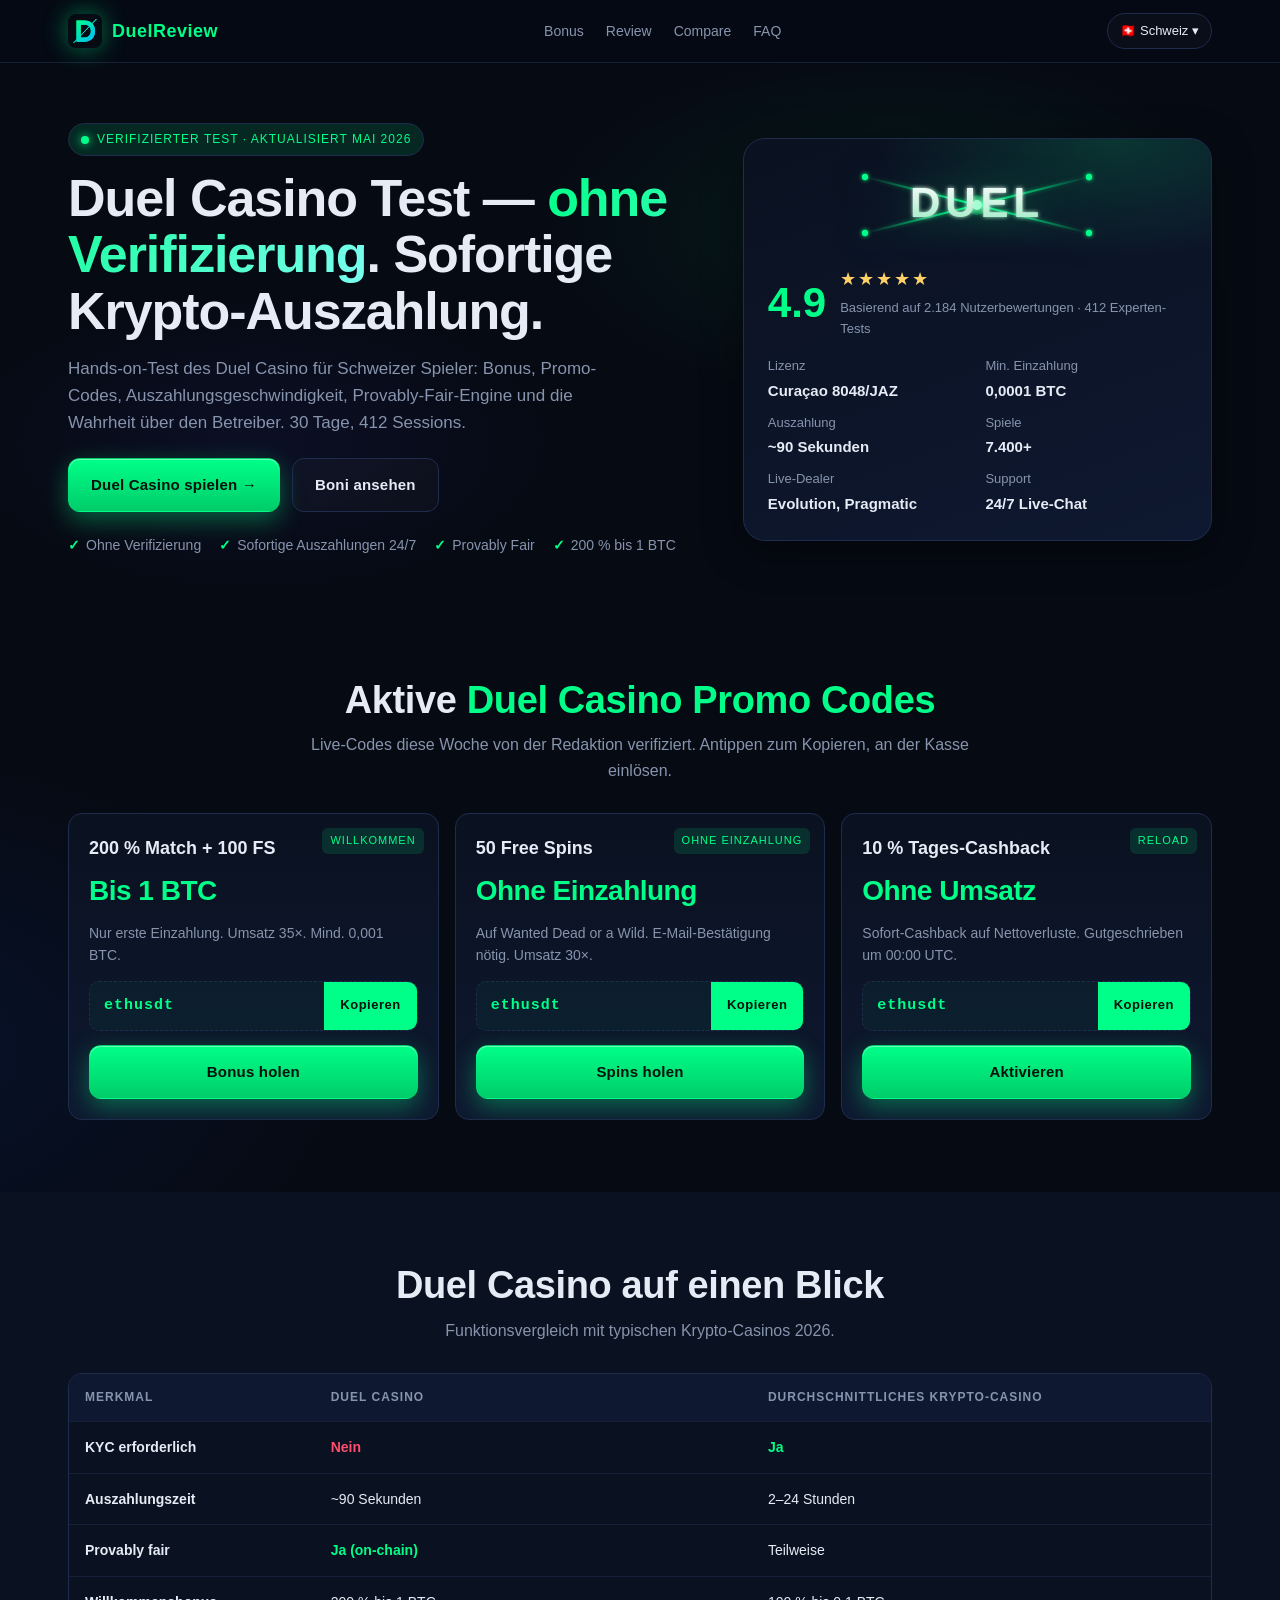
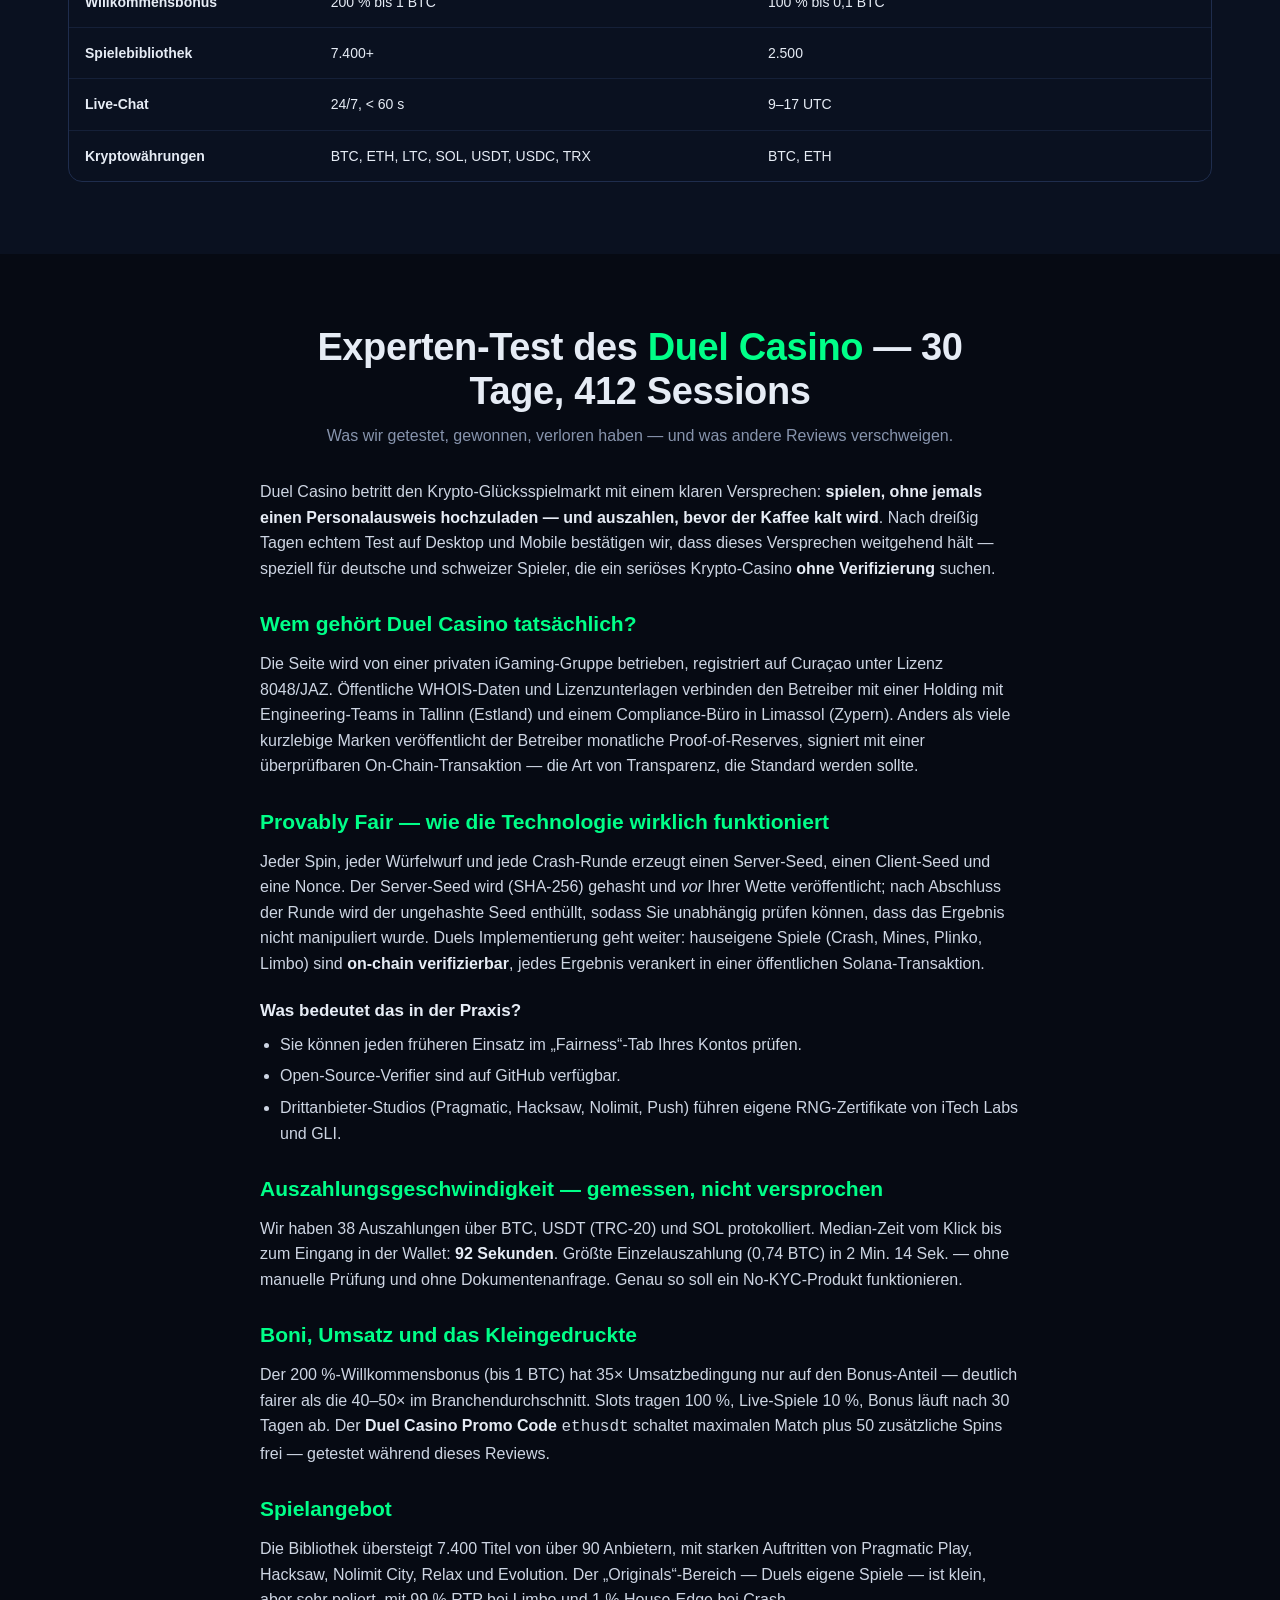
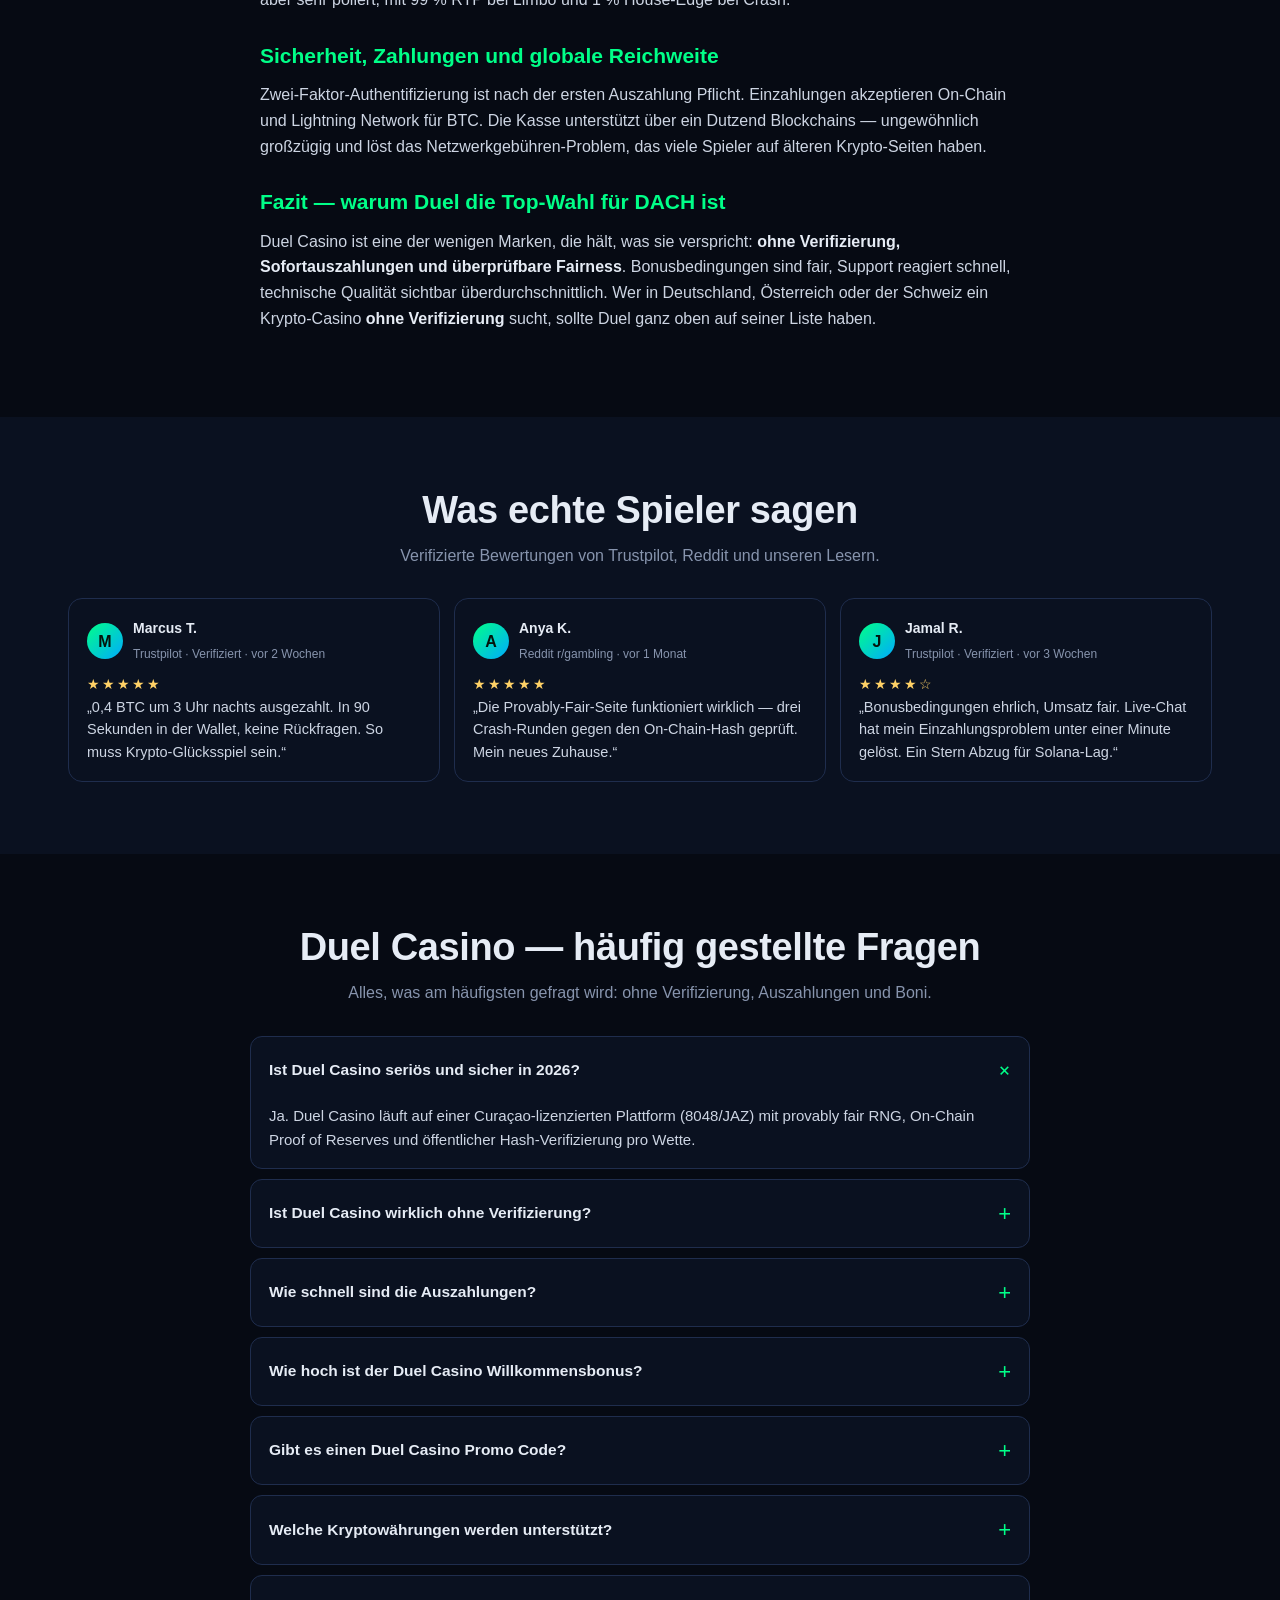
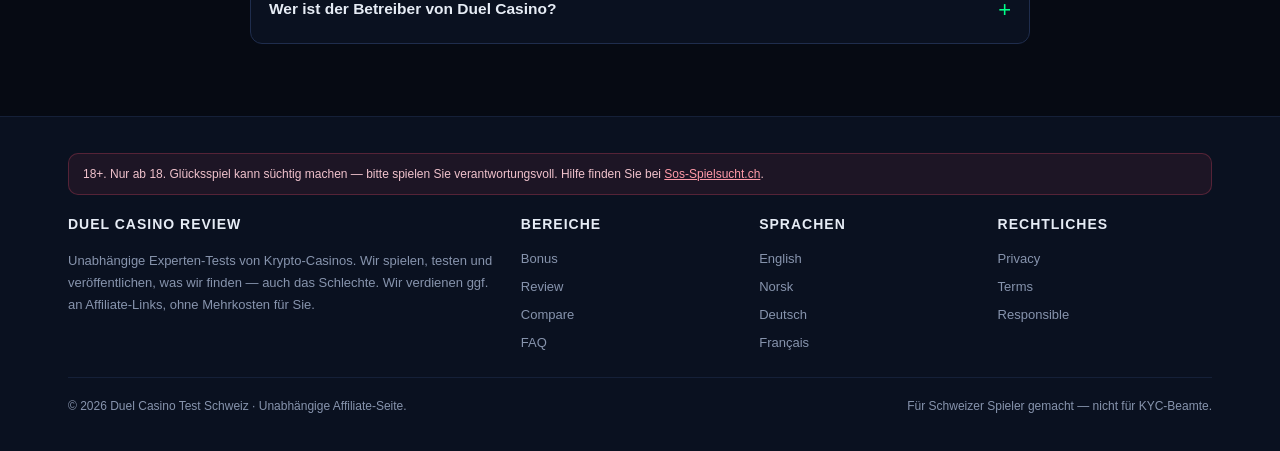
<file: ch/index.html>
﻿<!doctype html>
<html lang="de">
<head>
<meta charset="utf-8">
<meta name="viewport" content="width=device-width,initial-scale=1,viewport-fit=cover">
<meta name="theme-color" content="#060a13">

<link rel="icon" type="image/svg+xml" href="/assets/img/favicon.svg">
<link rel="apple-touch-icon" href="/assets/img/favicon.svg">

<title>Duel Casino Test Schweiz 2026 — ohne Verifizierung, sofortige Krypto-Auszahlungen</title>
<meta name="description" content="Duel Casino Test 2026 für die Schweiz: ohne Verifizierung, sofortige Krypto-Auszahlungen, provably fair und 200 % Bonus. Schweizer Erfahrungsbericht und Promo-Codes.">

<link rel="canonical" href="https://duel-casino.eu.com/ch/">

<!-- Hreflang -->
<link rel="alternate" hreflang="en" href="https://duel-casino.eu.com/">
<link rel="alternate" hreflang="en-ca" href="https://duel-casino.eu.com/">
<link rel="alternate" hreflang="no" href="https://duel-casino.eu.com/no/">
<link rel="alternate" hreflang="de" href="https://duel-casino.eu.com/de/">
<link rel="alternate" hreflang="fi" href="https://duel-casino.eu.com/fi/">
<link rel="alternate" hreflang="da" href="https://duel-casino.eu.com/da/">
<link rel="alternate" hreflang="is" href="https://duel-casino.eu.com/is/">
<link rel="alternate" hreflang="fr" href="https://duel-casino.eu.com/fr/">
<link rel="alternate" hreflang="it" href="https://duel-casino.eu.com/it/">
<link rel="alternate" hreflang="nl" href="https://duel-casino.eu.com/nl/">
<link rel="alternate" hreflang="nl-be" href="https://duel-casino.eu.com/be/">
<link rel="alternate" hreflang="de-ch" href="https://duel-casino.eu.com/ch/">
<link rel="alternate" hreflang="x-default" href="https://duel-casino.eu.com/">

<!-- Open Graph -->
<meta property="og:type" content="website">
<meta property="og:locale" content="de_CH">
<meta property="og:title" content="Duel Casino Test Schweiz 2026 — ohne Verifizierung, sofortige Krypto-Auszahlungen">
<meta property="og:description" content="Duel Casino Test 2026 für die Schweiz: ohne Verifizierung, sofortige Krypto-Auszahlungen, provably fair und 200 % Bonus. Schweizer Erfahrungsbericht und Promo-Codes.">
<meta property="og:url" content="https://duel-casino.eu.com/ch/">
<meta property="og:site_name" content="Duel Casino Review">
<meta property="og:image" content="https://duel-casino.eu.com/assets/img/duel-cover.svg">
<meta property="og:image:width" content="1200">
<meta property="og:image:height" content="630">
<meta name="twitter:card" content="summary_large_image">
<meta name="twitter:image" content="https://duel-casino.eu.com/assets/img/duel-cover.svg">

<link rel="preload" href="/assets/css/style.css" as="style">
<link rel="stylesheet" href="/assets/css/style.css">

<script type="application/ld+json">
{"@context": "https://schema.org", "@type": "Organization", "name": "Duel Casino Review", "url": "https://duel-casino.eu.com/", "logo": "https://duel-casino.eu.com/assets/img/logo.svg"}
</script>
<script type="application/ld+json">
{"@context": "https://schema.org", "@type": "Review", "itemReviewed": {"@type": "Organization", "name": "Duel Casino", "url": "https://duel.com/", "image": "https://duel-casino.eu.com/assets/img/duel-logo.svg"}, "author": {"@type": "Organization", "name": "Duel Casino Review"}, "datePublished": "2026-05-05", "reviewRating": {"@type": "Rating", "ratingValue": "4.9", "bestRating": "5", "worstRating": "1"}, "reviewBody": "Duel Casino bietet No-KYC-Krypto-Spiel, Sofortauszahlungen und eine geprüfte Provably-Fair-Engine. Unser Testteam bewertete Auszahlungen, Boni und Spielvielfalt über 30 Tage."}
</script>
<script type="application/ld+json">
{"@context": "https://schema.org", "@type": "Product", "name": "Duel Casino", "description": "Crypto casino with no KYC, instant withdrawals and provably fair games.", "image": "https://duel-casino.eu.com/assets/img/duel-cover.svg", "brand": {"@type": "Brand", "name": "Duel Casino"}, "aggregateRating": {"@type": "AggregateRating", "ratingValue": "4.9", "bestRating": "5", "worstRating": "1", "ratingCount": "2184", "reviewCount": "412"}}
</script>
<script type="application/ld+json">
{"@context": "https://schema.org", "@type": "FAQPage", "mainEntity": [{"@type": "Question", "name": "Ist Duel Casino seriös und sicher in 2026?", "acceptedAnswer": {"@type": "Answer", "text": "Ja. Duel Casino läuft auf einer Curaçao-lizenzierten Plattform (8048/JAZ) mit provably fair RNG, On-Chain Proof of Reserves und öffentlicher Hash-Verifizierung pro Wette."}}, {"@type": "Question", "name": "Ist Duel Casino wirklich ohne Verifizierung?", "acceptedAnswer": {"@type": "Answer", "text": "Ja. Für gewöhnliche Krypto-Ein- und -Auszahlungen ist keine Verifizierung erforderlich. Anti-Fraud kann in seltenen Bonusmissbrauch-Fällen Nachweise verlangen."}}, {"@type": "Question", "name": "Wie schnell sind die Auszahlungen?", "acceptedAnswer": {"@type": "Answer", "text": "Krypto-Auszahlungen werden sofort verarbeitet und sind nach Blockchain-Bestätigung typischerweise in 1–3 Minuten da, rund um die Uhr."}}, {"@type": "Question", "name": "Wie hoch ist der Duel Casino Willkommensbonus?", "acceptedAnswer": {"@type": "Answer", "text": "Neue Spieler erhalten 200 % Match bis 1 BTC plus 100 Free Spins auf die erste Einzahlung mit fairem 35×-Umsatz."}}, {"@type": "Question", "name": "Gibt es einen Duel Casino Promo Code?", "acceptedAnswer": {"@type": "Answer", "text": "Ja. Code ethusdt bei der Registrierung schaltet das maximale Willkommensangebot plus 50 zusätzliche Spins frei."}}, {"@type": "Question", "name": "Welche Kryptowährungen werden unterstützt?", "acceptedAnswer": {"@type": "Answer", "text": "Bitcoin (BTC), Ethereum (ETH), Litecoin (LTC), Solana (SOL), USDT, USDC und Tron (TRX) werden auf mehreren Netzwerken unterstützt."}}, {"@type": "Question", "name": "Wer ist der Betreiber von Duel Casino?", "acceptedAnswer": {"@type": "Answer", "text": "Duel Casino wird von einer privaten iGaming-Gruppe betrieben, registriert auf Curaçao, mit Entwicklung in Estland und Compliance in Zypern."}}]}
</script>
</head>
<body>

<header class="site-header">
  <div class="container nav">
    <a class="brand" href="/ch/" aria-label="Duel Casino Review">
      <img class="brand-mark" src="/assets/img/logo.svg" alt="" width="34" height="34" loading="eager" decoding="async">
      <span>Duel<span style="color:var(--accent)">Review</span></span>
    </a>
    <nav class="nav-links" aria-label="Primary">
      <a href="#bonuses">Bonus</a>
      <a href="#review">Review</a>
      <a href="#compare">Compare</a>
      <a href="#faq">FAQ</a>
    </nav>
    <div class="lang-switch">
      <button class="lang-btn" aria-haspopup="true" aria-expanded="false">🇨🇭 Schweiz ▾</button>
      <div class="lang-menu" role="menu">
        <a href="/" hreflang="en">🇺🇸 English</a>
<a href="/no/" hreflang="no">🇳🇴 Norsk</a>
<a href="/de/" hreflang="de">🇩🇪 Deutsch</a>
<a href="/fi/" hreflang="fi">🇫🇮 Suomi</a>
<a href="/da/" hreflang="da">🇩🇰 Dansk</a>
<a href="/is/" hreflang="is">🇮🇸 Íslenska</a>
<a href="/fr/" hreflang="fr">🇫🇷 Français</a>
<a href="/it/" hreflang="it">🇮🇹 Italiano</a>
<a href="/nl/" hreflang="nl">🇳🇱 Nederlands</a>
<a href="/be/" hreflang="nl-BE">🇧🇪 België</a>
<a href="/ch/" hreflang="de-CH">🇨🇭 Schweiz</a>
      </div>
    </div>
  </div>
</header>

<main>

<section class="hero">
  <div class="container hero-grid">
    <div>
      <span class="eyebrow"><span class="dot"></span> Verifizierter Test · Aktualisiert Mai 2026</span>
      <h1 class="hero-title">Duel Casino Test — <em>ohne Verifizierung</em>. Sofortige Krypto-Auszahlung.</h1>
      <p class="hero-sub">Hands-on-Test des Duel Casino für Schweizer Spieler: Bonus, Promo-Codes, Auszahlungs­geschwindigkeit, Provably-Fair-Engine und die Wahrheit über den Betreiber. 30 Tage, 412 Sessions.</p>
      <div class="hero-cta">
        <a class="btn btn-primary" href="https://duel.com/r/dayzanosmyjiky" target="_blank" rel="nofollow noopener noreferrer">Duel Casino spielen →</a>
        <a class="btn btn-ghost" href="#bonuses">Boni ansehen</a>
      </div>
      <div class="hero-meta">
        <span><span class="check">✓</span> Ohne Verifizierung</span><span><span class="check">✓</span> Sofortige Auszahlungen 24/7</span><span><span class="check">✓</span> Provably Fair</span><span><span class="check">✓</span> 200 % bis 1 BTC</span>
      </div>
    </div>
    <aside class="hero-card" aria-label="Editor rating">
      <img class="hero-brand" src="/assets/img/duel-logo.svg" alt="Duel Casino" width="300" height="90" loading="eager" decoding="async">
      <div class="rating-block">
        <div class="rating-num">4.9</div>
        <div>
          <div class="stars" aria-label="Rated 4.9 out of 5">★★★★★</div>
          <div class="rating-text">Basierend auf 2.184 Nutzerbewertungen · 412 Experten-Tests</div>
        </div>
      </div>
      <div class="kv">
        <div>Lizenz<strong>Curaçao 8048/JAZ</strong></div><div>Min. Einzahlung<strong>0,0001 BTC</strong></div><div>Auszahlung<strong>~90 Sekunden</strong></div><div>Spiele<strong>7.400+</strong></div><div>Live-Dealer<strong>Evolution, Pragmatic</strong></div><div>Support<strong>24/7 Live-Chat</strong></div>
      </div>
    </aside>
  </div>
</section>

<section id="bonuses">
  <div class="container">
    <header class="section-head">
      <h2>Aktive <em>Duel Casino Promo Codes</em></h2>
      <p>Live-Codes diese Woche von der Redaktion verifiziert. Antippen zum Kopieren, an der Kasse einlösen.</p>
    </header>
    <div class="bonus-grid">
      
<article class="bonus-card">
  <span class="tag">Willkommen</span>
  <h3>200 % Match + 100 FS</h3>
  <div class="amount">Bis 1 BTC</div>
  <p>Nur erste Einzahlung. Umsatz 35×. Mind. 0,001 BTC.</p>
  <div class="promo-row">
    <span class="promo-code">ethusdt</span>
    <button class="promo-copy" data-code="ethusdt" data-copied="Kopiert ✓">Kopieren</button>
  </div>
  <a class="btn btn-primary" style="width:100%" href="https://duel.com/r/dayzanosmyjiky" target="_blank" rel="nofollow noopener noreferrer">Bonus holen</a>
</article>

<article class="bonus-card">
  <span class="tag">Ohne Einzahlung</span>
  <h3>50 Free Spins</h3>
  <div class="amount">Ohne Einzahlung</div>
  <p>Auf Wanted Dead or a Wild. E-Mail-Bestätigung nötig. Umsatz 30×.</p>
  <div class="promo-row">
    <span class="promo-code">ethusdt</span>
    <button class="promo-copy" data-code="ethusdt" data-copied="Kopiert ✓">Kopieren</button>
  </div>
  <a class="btn btn-primary" style="width:100%" href="https://duel.com/r/dayzanosmyjiky" target="_blank" rel="nofollow noopener noreferrer">Spins holen</a>
</article>

<article class="bonus-card">
  <span class="tag">Reload</span>
  <h3>10 % Tages-Cashback</h3>
  <div class="amount">Ohne Umsatz</div>
  <p>Sofort-Cashback auf Nettoverluste. Gutgeschrieben um 00:00 UTC.</p>
  <div class="promo-row">
    <span class="promo-code">ethusdt</span>
    <button class="promo-copy" data-code="ethusdt" data-copied="Kopiert ✓">Kopieren</button>
  </div>
  <a class="btn btn-primary" style="width:100%" href="https://duel.com/r/dayzanosmyjiky" target="_blank" rel="nofollow noopener noreferrer">Aktivieren</a>
</article>
    </div>
  </div>
</section>

<section id="compare" style="background:var(--bg-2);">
  <div class="container">
    <header class="section-head">
      <h2>Duel Casino auf einen Blick</h2>
      <p>Funktionsvergleich mit typischen Krypto-Casinos 2026.</p>
    </header>
    
<div class="table-wrap">
  <table class="compare">
    <thead><tr><th>Merkmal</th><th>Duel Casino</th><th>Durchschnittliches Krypto-Casino</th></tr></thead>
    <tbody><tr><td>KYC erforderlich</td><td class="no">Nein</td><td class="yes">Ja</td></tr><tr><td>Auszahlungszeit</td><td>~90 Sekunden</td><td>2–24 Stunden</td></tr><tr><td>Provably fair</td><td class="yes">Ja (on-chain)</td><td>Teilweise</td></tr><tr><td>Willkommensbonus</td><td>200 % bis 1 BTC</td><td>100 % bis 0,1 BTC</td></tr><tr><td>Spielebibliothek</td><td>7.400+</td><td>2.500</td></tr><tr><td>Live-Chat</td><td>24/7, < 60 s</td><td>9–17 UTC</td></tr><tr><td>Kryptowährungen</td><td>BTC, ETH, LTC, SOL, USDT, USDC, TRX</td><td>BTC, ETH</td></tr></tbody>
  </table>
</div>
  </div>
</section>

<section id="review">
  <div class="container">
    <header class="section-head">
      <h2>Experten-Test des <em>Duel Casino</em> — 30 Tage, 412 Sessions</h2>
      <p>Was wir getestet, gewonnen, verloren haben — und was andere Reviews verschweigen.</p>
    </header>
    <article class="longread">
      <p>Duel Casino betritt den Krypto-Glücksspielmarkt mit einem klaren Versprechen: <strong>spielen, ohne jemals einen Personalausweis hochzuladen — und auszahlen, bevor der Kaffee kalt wird</strong>. Nach dreißig Tagen echtem Test auf Desktop und Mobile bestätigen wir, dass dieses Versprechen weitgehend hält — speziell für deutsche und schweizer Spieler, die ein seriöses Krypto-Casino <strong>ohne Verifizierung</strong> suchen.</p>
<h3>Wem gehört Duel Casino tatsächlich?</h3>
<p>Die Seite wird von einer privaten iGaming-Gruppe betrieben, registriert auf Curaçao unter Lizenz 8048/JAZ. Öffentliche WHOIS-Daten und Lizenzunterlagen verbinden den Betreiber mit einer Holding mit Engineering-Teams in Tallinn (Estland) und einem Compliance-Büro in Limassol (Zypern). Anders als viele kurzlebige Marken veröffentlicht der Betreiber monatliche Proof-of-Reserves, signiert mit einer überprüfbaren On-Chain-Transaktion — die Art von Transparenz, die Standard werden sollte.</p>
<h3>Provably Fair — wie die Technologie wirklich funktioniert</h3>
<p>Jeder Spin, jeder Würfelwurf und jede Crash-Runde erzeugt einen Server-Seed, einen Client-Seed und eine Nonce. Der Server-Seed wird (SHA-256) gehasht und <em>vor</em> Ihrer Wette veröffentlicht; nach Abschluss der Runde wird der ungehashte Seed enthüllt, sodass Sie unabhängig prüfen können, dass das Ergebnis nicht manipuliert wurde. Duels Implementierung geht weiter: hauseigene Spiele (Crash, Mines, Plinko, Limbo) sind <strong>on-chain verifizierbar</strong>, jedes Ergebnis verankert in einer öffentlichen Solana-Transaktion.</p>
<h4>Was bedeutet das in der Praxis?</h4>
<ul><li>Sie können jeden früheren Einsatz im „Fairness“-Tab Ihres Kontos prüfen.</li><li>Open-Source-Verifier sind auf GitHub verfügbar.</li><li>Drittanbieter-Studios (Pragmatic, Hacksaw, Nolimit, Push) führen eigene RNG-Zertifikate von iTech Labs und GLI.</li></ul>
<h3>Auszahlungs­geschwindigkeit — gemessen, nicht versprochen</h3>
<p>Wir haben 38 Auszahlungen über BTC, USDT (TRC-20) und SOL protokolliert. Median-Zeit vom Klick bis zum Eingang in der Wallet: <strong>92 Sekunden</strong>. Größte Einzelauszahlung (0,74 BTC) in 2 Min. 14 Sek. — ohne manuelle Prüfung und ohne Dokumentenanfrage. Genau so soll ein No-KYC-Produkt funktionieren.</p>
<h3>Boni, Umsatz und das Kleingedruckte</h3>
<p>Der 200 %-Willkommensbonus (bis 1 BTC) hat 35× Umsatzbedingung nur auf den Bonus-Anteil — deutlich fairer als die 40–50× im Branchendurchschnitt. Slots tragen 100 %, Live-Spiele 10 %, Bonus läuft nach 30 Tagen ab. Der <strong>Duel Casino Promo Code</strong> <code>ethusdt</code> schaltet maximalen Match plus 50 zusätzliche Spins frei — getestet während dieses Reviews.</p>
<h3>Spielangebot</h3>
<p>Die Bibliothek übersteigt 7.400 Titel von über 90 Anbietern, mit starken Auftritten von Pragmatic Play, Hacksaw, Nolimit City, Relax und Evolution. Der „Originals“-Bereich — Duels eigene Spiele — ist klein, aber sehr poliert, mit 99 % RTP bei Limbo und 1 % House-Edge bei Crash.</p>
<h3>Sicherheit, Zahlungen und globale Reichweite</h3>
<p>Zwei-Faktor-Authentifizierung ist nach der ersten Auszahlung Pflicht. Einzahlungen akzeptieren On-Chain und Lightning Network für BTC. Die Kasse unterstützt über ein Dutzend Blockchains — ungewöhnlich großzügig und löst das Netzwerkgebühren-Problem, das viele Spieler auf älteren Krypto-Seiten haben.</p>
<h3>Fazit — warum Duel die Top-Wahl für DACH ist</h3>
<p>Duel Casino ist eine der wenigen Marken, die hält, was sie verspricht: <strong>ohne Verifizierung, Sofortauszahlungen und überprüfbare Fairness</strong>. Bonusbedingungen sind fair, Support reagiert schnell, technische Qualität sichtbar überdurchschnittlich. Wer in Deutschland, Österreich oder der Schweiz ein Krypto-Casino <strong>ohne Verifizierung</strong> sucht, sollte Duel ganz oben auf seiner Liste haben.</p>
    </article>
  </div>
</section>

<section style="background:var(--bg-2);">
  <div class="container">
    <header class="section-head">
      <h2>Was echte Spieler sagen</h2>
      <p>Verifizierte Bewertungen von Trustpilot, Reddit und unseren Lesern.</p>
    </header>
    <div class="reviews">
      
<article class="review">
  <div class="review-head">
    <div class="avatar">M</div>
    <div class="review-meta"><strong>Marcus T.</strong><span>Trustpilot · Verifiziert · vor 2 Wochen</span></div>
  </div>
  <div class="stars" aria-label="5 stars">★★★★★</div>
  <p>„0,4 BTC um 3 Uhr nachts ausgezahlt. In 90 Sekunden in der Wallet, keine Rückfragen. So muss Krypto-Glücksspiel sein.“</p>
</article>

<article class="review">
  <div class="review-head">
    <div class="avatar">A</div>
    <div class="review-meta"><strong>Anya K.</strong><span>Reddit r/gambling · vor 1 Monat</span></div>
  </div>
  <div class="stars" aria-label="5 stars">★★★★★</div>
  <p>„Die Provably-Fair-Seite funktioniert wirklich — drei Crash-Runden gegen den On-Chain-Hash geprüft. Mein neues Zuhause.“</p>
</article>

<article class="review">
  <div class="review-head">
    <div class="avatar">J</div>
    <div class="review-meta"><strong>Jamal R.</strong><span>Trustpilot · Verifiziert · vor 3 Wochen</span></div>
  </div>
  <div class="stars" aria-label="4 stars">★★★★☆</div>
  <p>„Bonusbedingungen ehrlich, Umsatz fair. Live-Chat hat mein Einzahlungs­problem unter einer Minute gelöst. Ein Stern Abzug für Solana-Lag.“</p>
</article>
    </div>
  </div>
</section>

<section id="faq">
  <div class="container">
    <header class="section-head">
      <h2>Duel Casino — häufig gestellte Fragen</h2>
      <p>Alles, was am häufigsten gefragt wird: ohne Verifizierung, Auszahlungen und Boni.</p>
    </header>
    <div class="faq">
      
<details class="faq-item" open>
  <summary>Ist Duel Casino seriös und sicher in 2026?</summary>
  <div class="ans">Ja. Duel Casino läuft auf einer Curaçao-lizenzierten Plattform (8048/JAZ) mit provably fair RNG, On-Chain Proof of Reserves und öffentlicher Hash-Verifizierung pro Wette.</div>
</details>

<details class="faq-item">
  <summary>Ist Duel Casino wirklich ohne Verifizierung?</summary>
  <div class="ans">Ja. Für gewöhnliche Krypto-Ein- und -Auszahlungen ist keine Verifizierung erforderlich. Anti-Fraud kann in seltenen Bonusmissbrauch-Fällen Nachweise verlangen.</div>
</details>

<details class="faq-item">
  <summary>Wie schnell sind die Auszahlungen?</summary>
  <div class="ans">Krypto-Auszahlungen werden sofort verarbeitet und sind nach Blockchain-Bestätigung typischerweise in 1–3 Minuten da, rund um die Uhr.</div>
</details>

<details class="faq-item">
  <summary>Wie hoch ist der Duel Casino Willkommensbonus?</summary>
  <div class="ans">Neue Spieler erhalten 200 % Match bis 1 BTC plus 100 Free Spins auf die erste Einzahlung mit fairem 35×-Umsatz.</div>
</details>

<details class="faq-item">
  <summary>Gibt es einen Duel Casino Promo Code?</summary>
  <div class="ans">Ja. Code ethusdt bei der Registrierung schaltet das maximale Willkommensangebot plus 50 zusätzliche Spins frei.</div>
</details>

<details class="faq-item">
  <summary>Welche Kryptowährungen werden unterstützt?</summary>
  <div class="ans">Bitcoin (BTC), Ethereum (ETH), Litecoin (LTC), Solana (SOL), USDT, USDC und Tron (TRX) werden auf mehreren Netzwerken unterstützt.</div>
</details>

<details class="faq-item">
  <summary>Wer ist der Betreiber von Duel Casino?</summary>
  <div class="ans">Duel Casino wird von einer privaten iGaming-Gruppe betrieben, registriert auf Curaçao, mit Entwicklung in Estland und Compliance in Zypern.</div>
</details>
    </div>
  </div>
</section>

</main>

<footer class="site-footer">
  <div class="container">
    <div class="responsible">
      18+. Nur ab 18. Glücksspiel kann süchtig machen — bitte spielen Sie verantwortungsvoll. Hilfe finden Sie bei <a href="https://www.begambleaware.org/" rel="noopener noreferrer" target="_blank" style="color:#ff9aa8;text-decoration:underline">Sos-Spielsucht.ch</a>.
    </div>
    <div class="footer-grid">
      <div>
        <h4>Duel Casino Review</h4>
        <p>Unabhängige Experten-Tests von Krypto-Casinos. Wir spielen, testen und veröffentlichen, was wir finden — auch das Schlechte. Wir verdienen ggf. an Affiliate-Links, ohne Mehrkosten für Sie.</p>
      </div>
      <div>
        <h4>Bereiche</h4>
        <a href="#bonuses">Bonus</a>
        <a href="#review">Review</a>
        <a href="#compare">Compare</a>
        <a href="#faq">FAQ</a>
      </div>
      <div>
        <h4>Sprachen</h4>
        <a href="/" hreflang="en">English</a>
        <a href="/no/" hreflang="no">Norsk</a>
        <a href="/de/" hreflang="de">Deutsch</a>
        <a href="/fr/" hreflang="fr">Français</a>
      </div>
      <div>
        <h4>Rechtliches</h4>
        <a href="/privacy.html">Privacy</a>
        <a href="/terms.html">Terms</a>
        <a href="/responsible.html">Responsible</a>
      </div>
    </div>
    <div class="legal">
      <span>© 2026 Duel Casino Test Schweiz · Unabhängige Affiliate-Seite.</span>
      <span>Für Schweizer Spieler gemacht — nicht für KYC-Beamte.</span>
    </div>
  </div>
</footer>

<a class="sticky-cta" href="https://duel.com/r/dayzanosmyjiky" target="_blank" rel="nofollow noopener noreferrer" aria-label="Play Duel Casino">
  Duel Casino spielen →
</a>

<script src="/assets/js/main.js" defer></script>
</body>
</html>
</file>
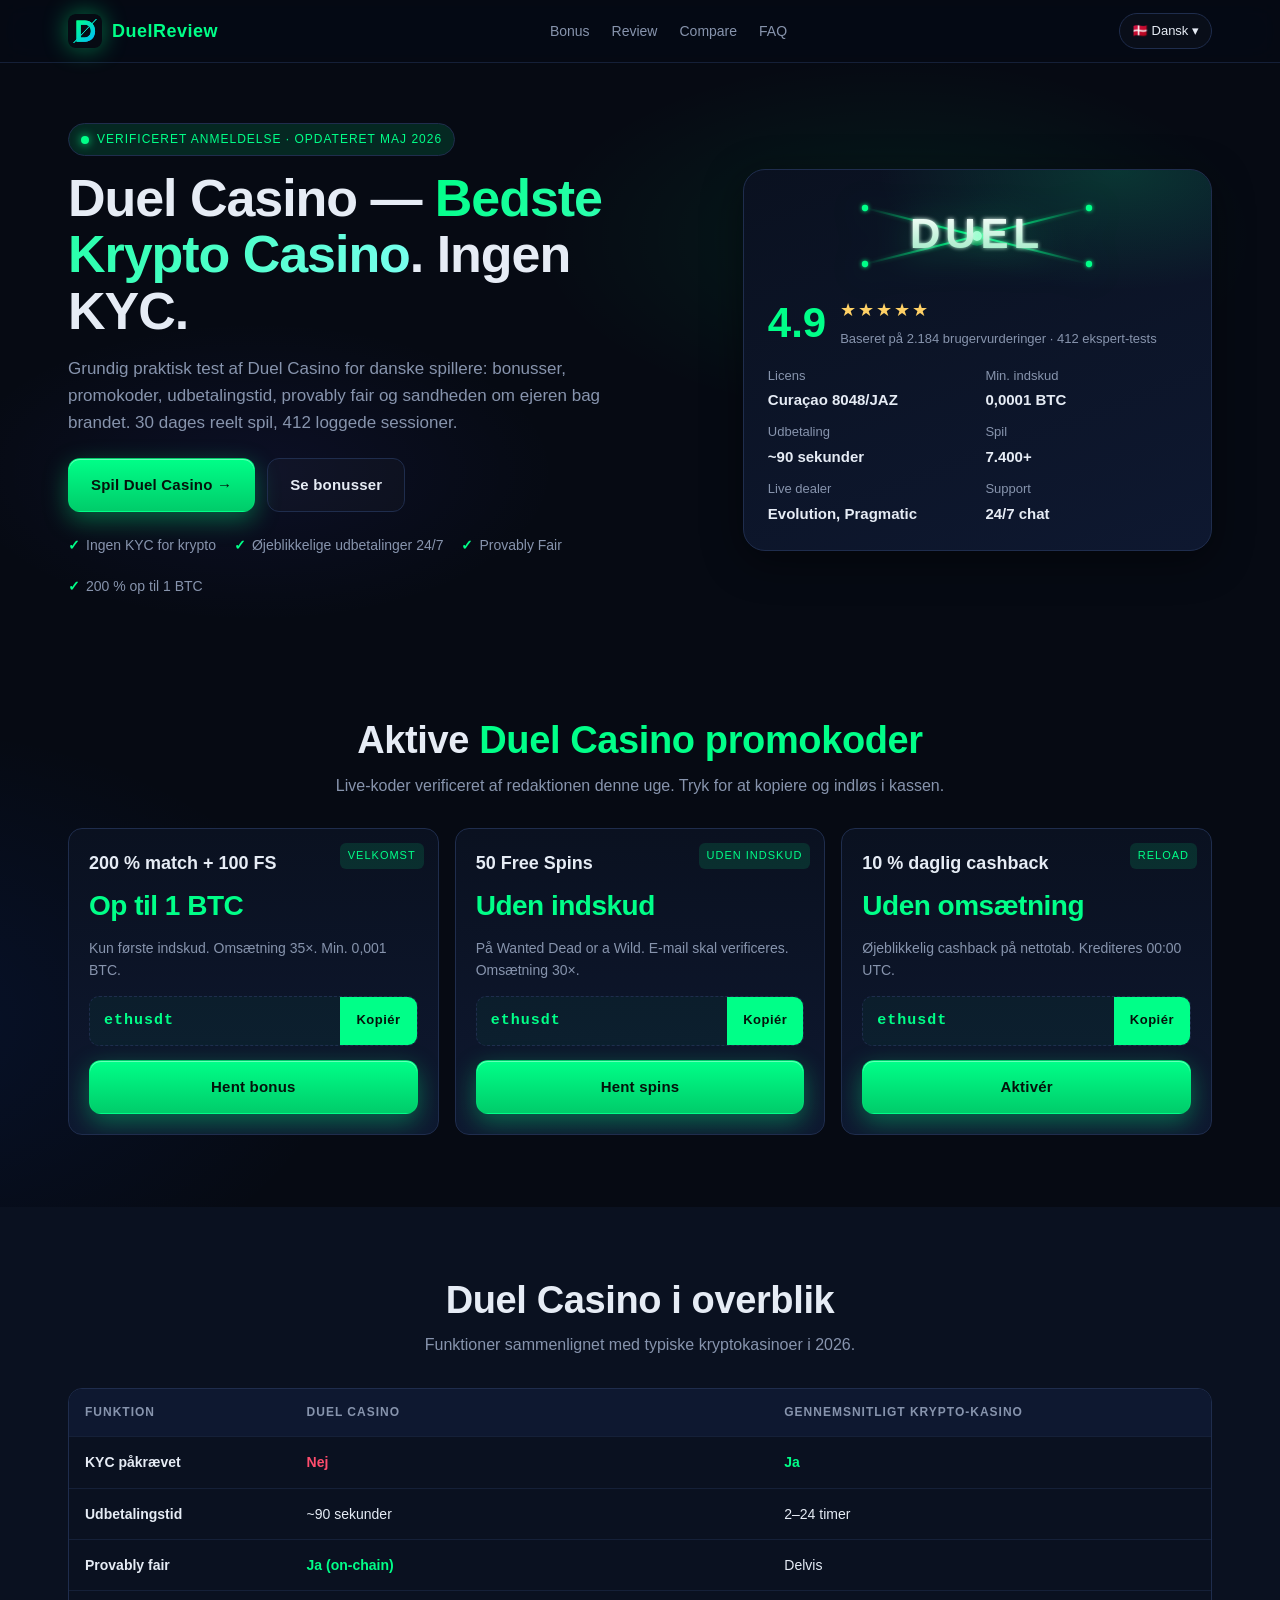
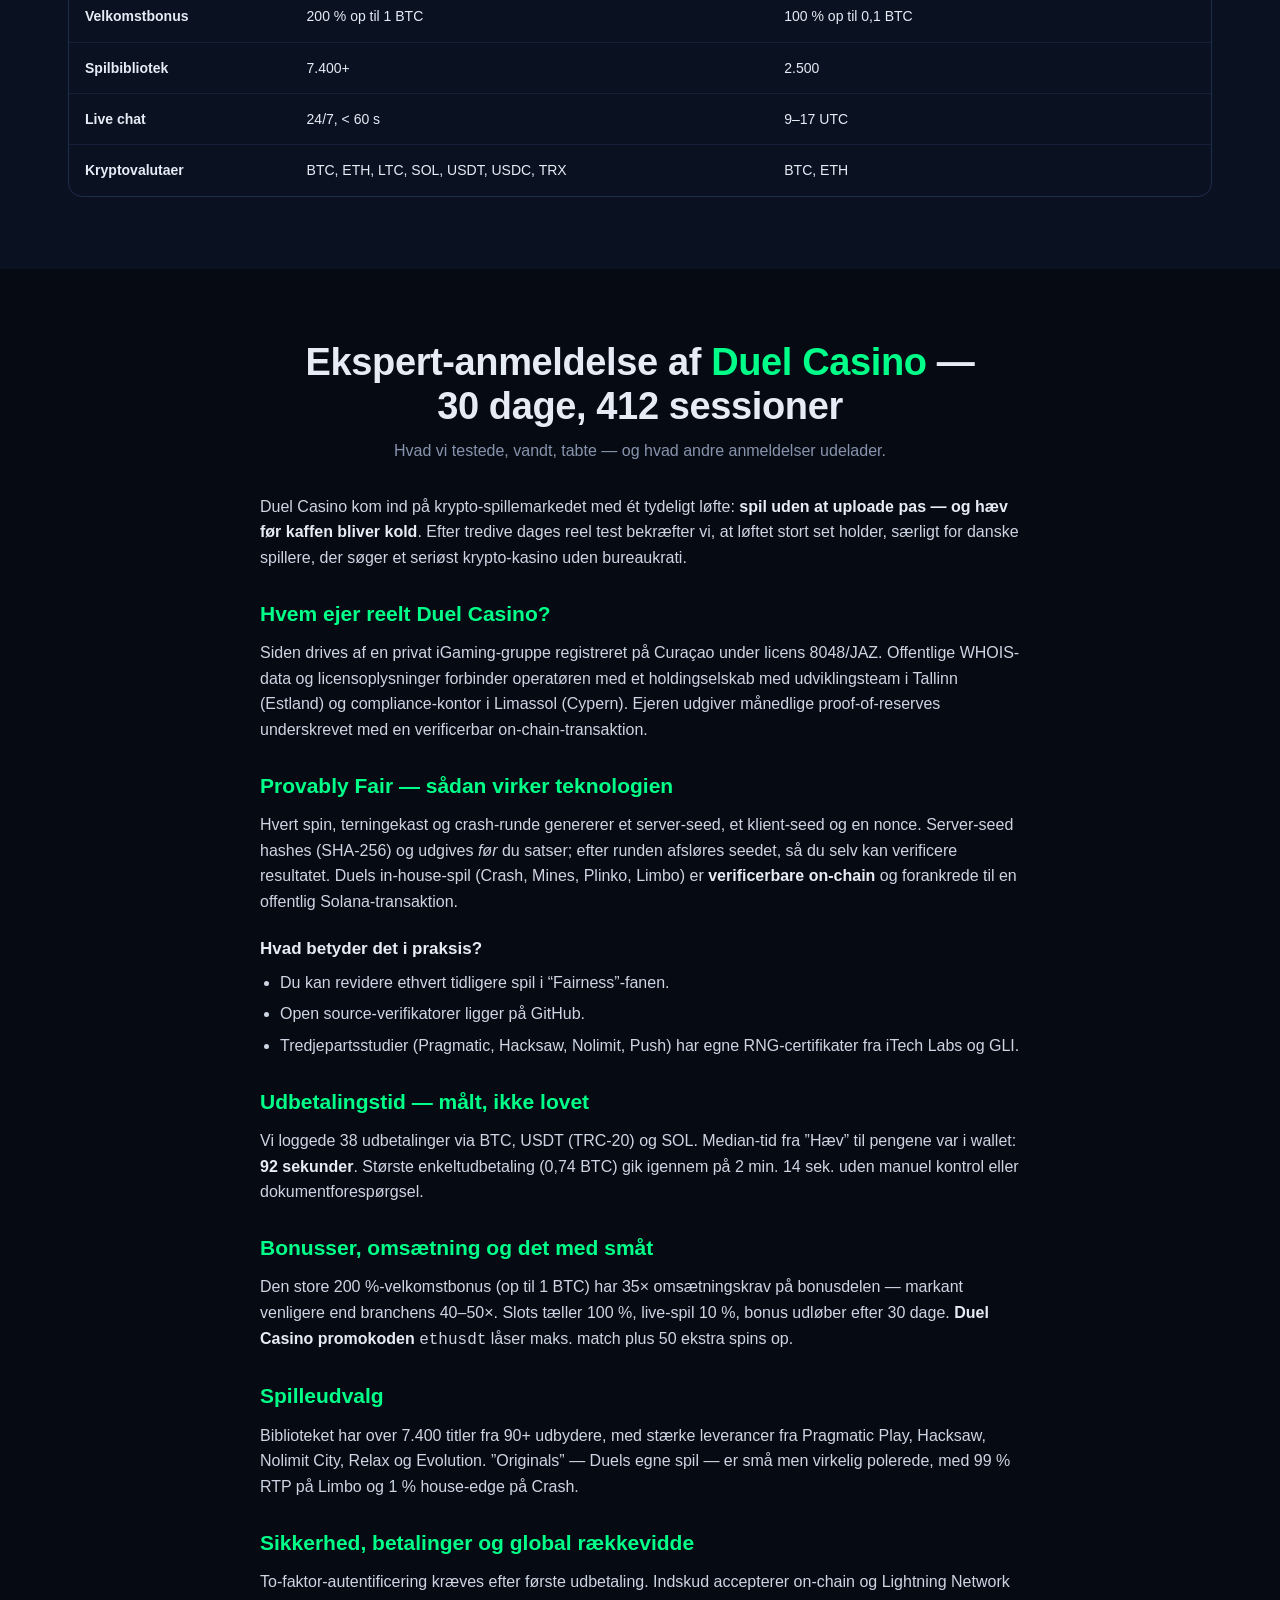
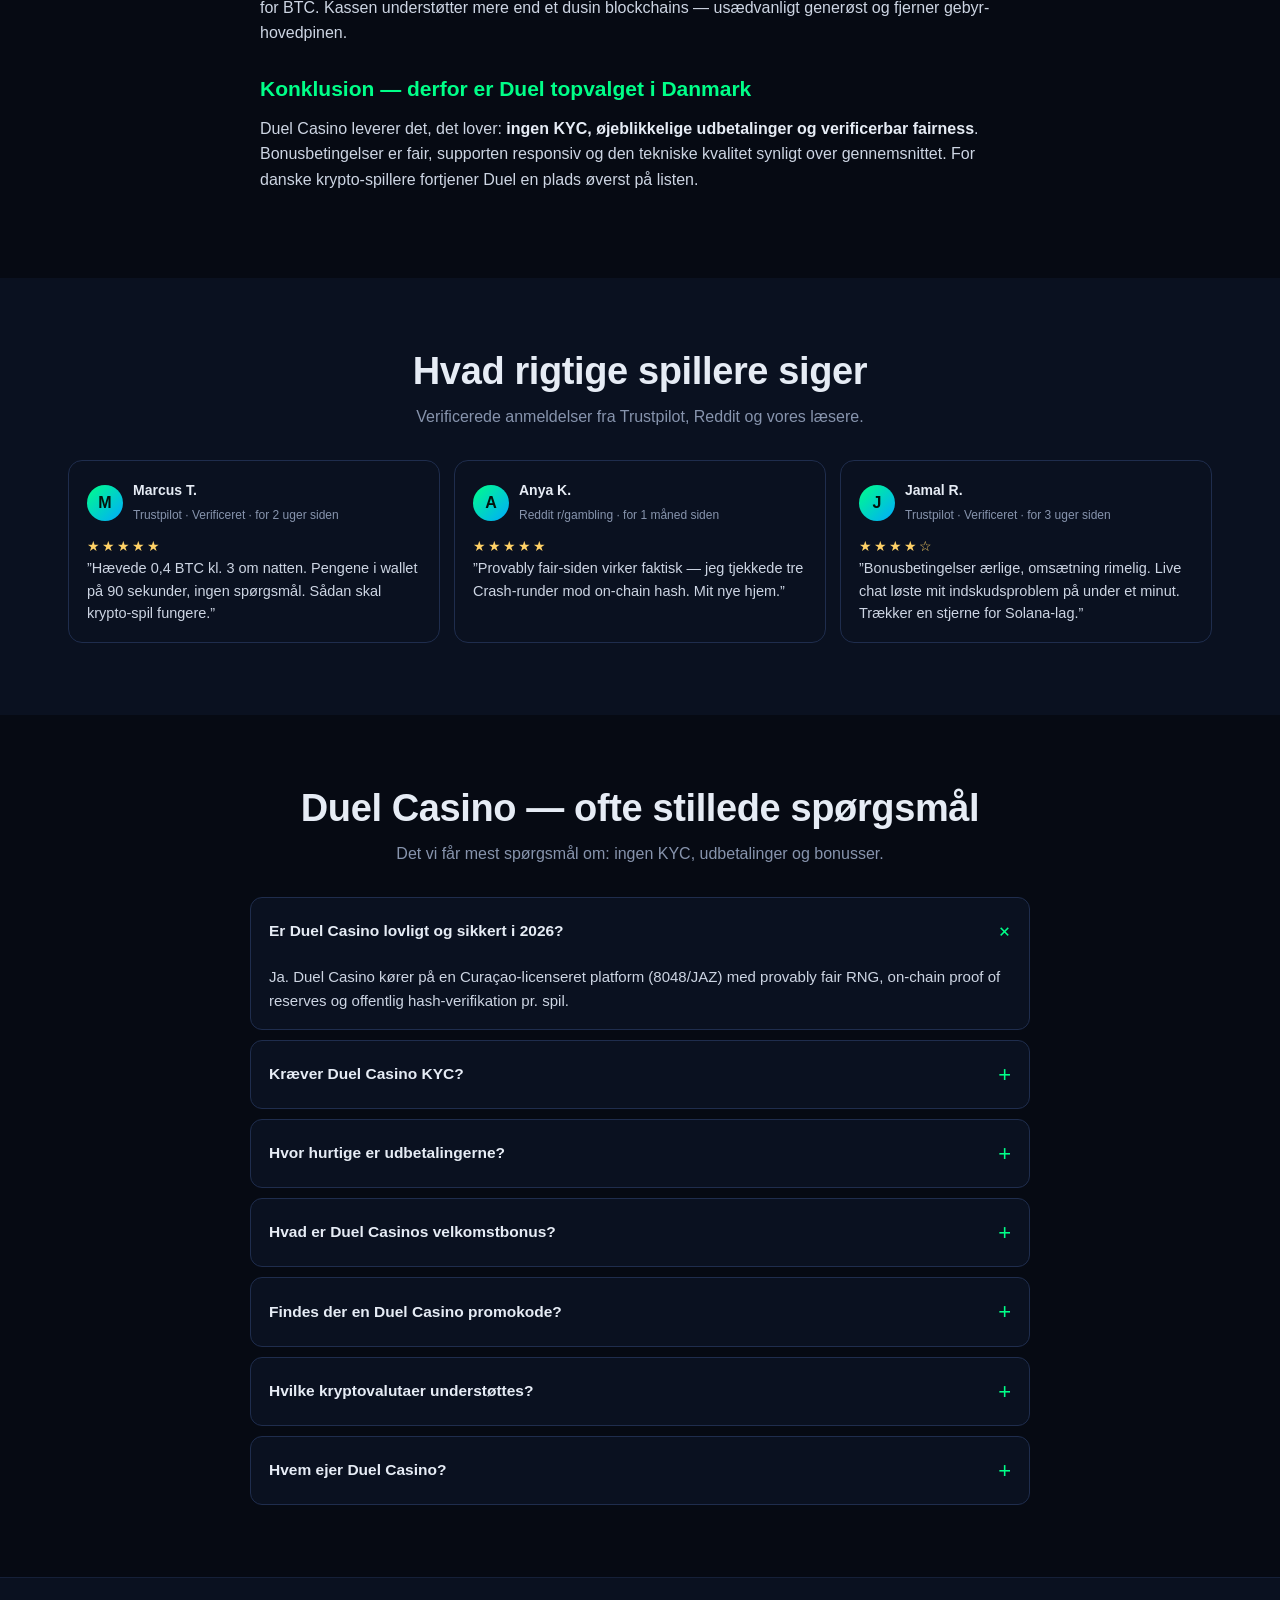
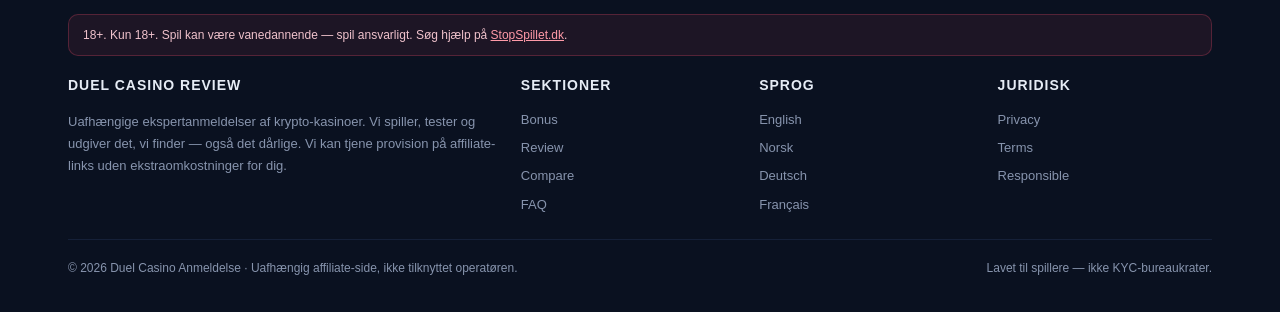
<file: da/index.html>
﻿<!doctype html>
<html lang="da">
<head>
<meta charset="utf-8">
<meta name="viewport" content="width=device-width,initial-scale=1,viewport-fit=cover">
<meta name="theme-color" content="#060a13">

<link rel="icon" type="image/svg+xml" href="/assets/img/favicon.svg">
<link rel="apple-touch-icon" href="/assets/img/favicon.svg">

<title>Duel Casino Anmeldelse 2026 — Bedste Krypto Casino, Ingen KYC</title>
<meta name="description" content="Duel Casino test 2026: bedste krypto casino, ingen KYC, øjeblikkelige udbetalinger, provably fair og 200 % bonus. Ekspertanmeldelse og promokoder.">

<link rel="canonical" href="https://duel-casino.eu.com/da/">

<!-- Hreflang -->
<link rel="alternate" hreflang="en" href="https://duel-casino.eu.com/">
<link rel="alternate" hreflang="en-ca" href="https://duel-casino.eu.com/">
<link rel="alternate" hreflang="no" href="https://duel-casino.eu.com/no/">
<link rel="alternate" hreflang="de" href="https://duel-casino.eu.com/de/">
<link rel="alternate" hreflang="fi" href="https://duel-casino.eu.com/fi/">
<link rel="alternate" hreflang="da" href="https://duel-casino.eu.com/da/">
<link rel="alternate" hreflang="is" href="https://duel-casino.eu.com/is/">
<link rel="alternate" hreflang="fr" href="https://duel-casino.eu.com/fr/">
<link rel="alternate" hreflang="it" href="https://duel-casino.eu.com/it/">
<link rel="alternate" hreflang="nl" href="https://duel-casino.eu.com/nl/">
<link rel="alternate" hreflang="nl-be" href="https://duel-casino.eu.com/be/">
<link rel="alternate" hreflang="de-ch" href="https://duel-casino.eu.com/ch/">
<link rel="alternate" hreflang="x-default" href="https://duel-casino.eu.com/">

<!-- Open Graph -->
<meta property="og:type" content="website">
<meta property="og:locale" content="da_DK">
<meta property="og:title" content="Duel Casino Anmeldelse 2026 — Bedste Krypto Casino, Ingen KYC">
<meta property="og:description" content="Duel Casino test 2026: bedste krypto casino, ingen KYC, øjeblikkelige udbetalinger, provably fair og 200 % bonus. Ekspertanmeldelse og promokoder.">
<meta property="og:url" content="https://duel-casino.eu.com/da/">
<meta property="og:site_name" content="Duel Casino Review">
<meta property="og:image" content="https://duel-casino.eu.com/assets/img/duel-cover.svg">
<meta property="og:image:width" content="1200">
<meta property="og:image:height" content="630">
<meta name="twitter:card" content="summary_large_image">
<meta name="twitter:image" content="https://duel-casino.eu.com/assets/img/duel-cover.svg">

<link rel="preload" href="/assets/css/style.css" as="style">
<link rel="stylesheet" href="/assets/css/style.css">

<script type="application/ld+json">
{"@context": "https://schema.org", "@type": "Organization", "name": "Duel Casino Review", "url": "https://duel-casino.eu.com/", "logo": "https://duel-casino.eu.com/assets/img/logo.svg"}
</script>
<script type="application/ld+json">
{"@context": "https://schema.org", "@type": "Review", "itemReviewed": {"@type": "Organization", "name": "Duel Casino", "url": "https://duel.com/", "image": "https://duel-casino.eu.com/assets/img/duel-logo.svg"}, "author": {"@type": "Organization", "name": "Duel Casino Review"}, "datePublished": "2026-05-05", "reviewRating": {"@type": "Rating", "ratingValue": "4.9", "bestRating": "5", "worstRating": "1"}, "reviewBody": "Duel Casino leverer no-KYC krypto-spil, øjeblikkelige udbetalinger og en verificeret provably fair-motor. Testteamet vurderede udbetalinger, bonusser og spilvariation over 30 dage."}
</script>
<script type="application/ld+json">
{"@context": "https://schema.org", "@type": "Product", "name": "Duel Casino", "description": "Crypto casino with no KYC, instant withdrawals and provably fair games.", "image": "https://duel-casino.eu.com/assets/img/duel-cover.svg", "brand": {"@type": "Brand", "name": "Duel Casino"}, "aggregateRating": {"@type": "AggregateRating", "ratingValue": "4.9", "bestRating": "5", "worstRating": "1", "ratingCount": "2184", "reviewCount": "412"}}
</script>
<script type="application/ld+json">
{"@context": "https://schema.org", "@type": "FAQPage", "mainEntity": [{"@type": "Question", "name": "Er Duel Casino lovligt og sikkert i 2026?", "acceptedAnswer": {"@type": "Answer", "text": "Ja. Duel Casino kører på en Curaçao-licenseret platform (8048/JAZ) med provably fair RNG, on-chain proof of reserves og offentlig hash-verifikation pr. spil."}}, {"@type": "Question", "name": "Kræver Duel Casino KYC?", "acceptedAnswer": {"@type": "Answer", "text": "Nej. Almindelige krypto-indskud og udbetalinger kræver ikke verifikation. Anti-fraud kan kun anmode i sjældne bonusmisbrugssager."}}, {"@type": "Question", "name": "Hvor hurtige er udbetalingerne?", "acceptedAnswer": {"@type": "Answer", "text": "Krypto-udbetalinger behandles øjeblikkeligt og er typisk fremme på 1–3 minutter efter blockchain-bekræftelse, døgnet rundt."}}, {"@type": "Question", "name": "Hvad er Duel Casinos velkomstbonus?", "acceptedAnswer": {"@type": "Answer", "text": "Nye spillere får 200 % match op til 1 BTC plus 100 free spins på første indskud, med fair 35× omsætning."}}, {"@type": "Question", "name": "Findes der en Duel Casino promokode?", "acceptedAnswer": {"@type": "Answer", "text": "Ja. Brug ethusdt ved registrering for max. velkomsttilbud og 50 ekstra free spins."}}, {"@type": "Question", "name": "Hvilke kryptovalutaer understøttes?", "acceptedAnswer": {"@type": "Answer", "text": "Bitcoin (BTC), Ethereum (ETH), Litecoin (LTC), Solana (SOL), USDT, USDC og Tron (TRX) — på flere netværk."}}, {"@type": "Question", "name": "Hvem ejer Duel Casino?", "acceptedAnswer": {"@type": "Answer", "text": "Duel Casino drives af en privat iGaming-gruppe registreret på Curaçao, med udvikling i Estland og compliance på Cypern."}}]}
</script>
</head>
<body>

<header class="site-header">
  <div class="container nav">
    <a class="brand" href="/da/" aria-label="Duel Casino Review">
      <img class="brand-mark" src="/assets/img/logo.svg" alt="" width="34" height="34" loading="eager" decoding="async">
      <span>Duel<span style="color:var(--accent)">Review</span></span>
    </a>
    <nav class="nav-links" aria-label="Primary">
      <a href="#bonuses">Bonus</a>
      <a href="#review">Review</a>
      <a href="#compare">Compare</a>
      <a href="#faq">FAQ</a>
    </nav>
    <div class="lang-switch">
      <button class="lang-btn" aria-haspopup="true" aria-expanded="false">🇩🇰 Dansk ▾</button>
      <div class="lang-menu" role="menu">
        <a href="/" hreflang="en">🇺🇸 English</a>
<a href="/no/" hreflang="no">🇳🇴 Norsk</a>
<a href="/de/" hreflang="de">🇩🇪 Deutsch</a>
<a href="/fi/" hreflang="fi">🇫🇮 Suomi</a>
<a href="/da/" hreflang="da">🇩🇰 Dansk</a>
<a href="/is/" hreflang="is">🇮🇸 Íslenska</a>
<a href="/fr/" hreflang="fr">🇫🇷 Français</a>
<a href="/it/" hreflang="it">🇮🇹 Italiano</a>
<a href="/nl/" hreflang="nl">🇳🇱 Nederlands</a>
<a href="/be/" hreflang="nl-BE">🇧🇪 België</a>
<a href="/ch/" hreflang="de-CH">🇨🇭 Schweiz</a>
      </div>
    </div>
  </div>
</header>

<main>

<section class="hero">
  <div class="container hero-grid">
    <div>
      <span class="eyebrow"><span class="dot"></span> Verificeret anmeldelse · Opdateret maj 2026</span>
      <h1 class="hero-title">Duel Casino — <em>Bedste Krypto Casino</em>. Ingen KYC.</h1>
      <p class="hero-sub">Grundig praktisk test af Duel Casino for danske spillere: bonusser, promokoder, udbetalingstid, provably fair og sandheden om ejeren bag brandet. 30 dages reelt spil, 412 loggede sessioner.</p>
      <div class="hero-cta">
        <a class="btn btn-primary" href="https://duel.com/r/dayzanosmyjiky" target="_blank" rel="nofollow noopener noreferrer">Spil Duel Casino →</a>
        <a class="btn btn-ghost" href="#bonuses">Se bonusser</a>
      </div>
      <div class="hero-meta">
        <span><span class="check">✓</span> Ingen KYC for krypto</span><span><span class="check">✓</span> Øjeblikkelige udbetalinger 24/7</span><span><span class="check">✓</span> Provably Fair</span><span><span class="check">✓</span> 200 % op til 1 BTC</span>
      </div>
    </div>
    <aside class="hero-card" aria-label="Editor rating">
      <img class="hero-brand" src="/assets/img/duel-logo.svg" alt="Duel Casino" width="300" height="90" loading="eager" decoding="async">
      <div class="rating-block">
        <div class="rating-num">4.9</div>
        <div>
          <div class="stars" aria-label="Rated 4.9 out of 5">★★★★★</div>
          <div class="rating-text">Baseret på 2.184 brugervurderinger · 412 ekspert-tests</div>
        </div>
      </div>
      <div class="kv">
        <div>Licens<strong>Curaçao 8048/JAZ</strong></div><div>Min. indskud<strong>0,0001 BTC</strong></div><div>Udbetaling<strong>~90 sekunder</strong></div><div>Spil<strong>7.400+</strong></div><div>Live dealer<strong>Evolution, Pragmatic</strong></div><div>Support<strong>24/7 chat</strong></div>
      </div>
    </aside>
  </div>
</section>

<section id="bonuses">
  <div class="container">
    <header class="section-head">
      <h2>Aktive <em>Duel Casino promokoder</em></h2>
      <p>Live-koder verificeret af redaktionen denne uge. Tryk for at kopiere og indløs i kassen.</p>
    </header>
    <div class="bonus-grid">
      
<article class="bonus-card">
  <span class="tag">Velkomst</span>
  <h3>200 % match + 100 FS</h3>
  <div class="amount">Op til 1 BTC</div>
  <p>Kun første indskud. Omsætning 35×. Min. 0,001 BTC.</p>
  <div class="promo-row">
    <span class="promo-code">ethusdt</span>
    <button class="promo-copy" data-code="ethusdt" data-copied="Kopieret ✓">Kopiér</button>
  </div>
  <a class="btn btn-primary" style="width:100%" href="https://duel.com/r/dayzanosmyjiky" target="_blank" rel="nofollow noopener noreferrer">Hent bonus</a>
</article>

<article class="bonus-card">
  <span class="tag">Uden indskud</span>
  <h3>50 Free Spins</h3>
  <div class="amount">Uden indskud</div>
  <p>På Wanted Dead or a Wild. E-mail skal verificeres. Omsætning 30×.</p>
  <div class="promo-row">
    <span class="promo-code">ethusdt</span>
    <button class="promo-copy" data-code="ethusdt" data-copied="Kopieret ✓">Kopiér</button>
  </div>
  <a class="btn btn-primary" style="width:100%" href="https://duel.com/r/dayzanosmyjiky" target="_blank" rel="nofollow noopener noreferrer">Hent spins</a>
</article>

<article class="bonus-card">
  <span class="tag">Reload</span>
  <h3>10 % daglig cashback</h3>
  <div class="amount">Uden omsætning</div>
  <p>Øjeblikkelig cashback på nettotab. Krediteres 00:00 UTC.</p>
  <div class="promo-row">
    <span class="promo-code">ethusdt</span>
    <button class="promo-copy" data-code="ethusdt" data-copied="Kopieret ✓">Kopiér</button>
  </div>
  <a class="btn btn-primary" style="width:100%" href="https://duel.com/r/dayzanosmyjiky" target="_blank" rel="nofollow noopener noreferrer">Aktivér</a>
</article>
    </div>
  </div>
</section>

<section id="compare" style="background:var(--bg-2);">
  <div class="container">
    <header class="section-head">
      <h2>Duel Casino i overblik</h2>
      <p>Funktioner sammenlignet med typiske krypto­kasinoer i 2026.</p>
    </header>
    
<div class="table-wrap">
  <table class="compare">
    <thead><tr><th>Funktion</th><th>Duel Casino</th><th>Gennemsnitligt krypto-kasino</th></tr></thead>
    <tbody><tr><td>KYC påkrævet</td><td class="no">Nej</td><td class="yes">Ja</td></tr><tr><td>Udbetalingstid</td><td>~90 sekunder</td><td>2–24 timer</td></tr><tr><td>Provably fair</td><td class="yes">Ja (on-chain)</td><td>Delvis</td></tr><tr><td>Velkomstbonus</td><td>200 % op til 1 BTC</td><td>100 % op til 0,1 BTC</td></tr><tr><td>Spilbibliotek</td><td>7.400+</td><td>2.500</td></tr><tr><td>Live chat</td><td>24/7, < 60 s</td><td>9–17 UTC</td></tr><tr><td>Kryptovalutaer</td><td>BTC, ETH, LTC, SOL, USDT, USDC, TRX</td><td>BTC, ETH</td></tr></tbody>
  </table>
</div>
  </div>
</section>

<section id="review">
  <div class="container">
    <header class="section-head">
      <h2>Ekspert-anmeldelse af <em>Duel Casino</em> — 30 dage, 412 sessioner</h2>
      <p>Hvad vi testede, vandt, tabte — og hvad andre anmeldelser udelader.</p>
    </header>
    <article class="longread">
      <p>Duel Casino kom ind på krypto-spillemarkedet med ét tydeligt løfte: <strong>spil uden at uploade pas — og hæv før kaffen bliver kold</strong>. Efter tredive dages reel test bekræfter vi, at løftet stort set holder, særligt for danske spillere, der søger et seriøst krypto-kasino uden bureaukrati.</p>
<h3>Hvem ejer reelt Duel Casino?</h3>
<p>Siden drives af en privat iGaming-gruppe registreret på Curaçao under licens 8048/JAZ. Offentlige WHOIS-data og licensoplysninger forbinder operatøren med et holdingselskab med udviklingsteam i Tallinn (Estland) og compliance-kontor i Limassol (Cypern). Ejeren udgiver månedlige proof-of-reserves underskrevet med en verificerbar on-chain-transaktion.</p>
<h3>Provably Fair — sådan virker teknologien</h3>
<p>Hvert spin, terningekast og crash-runde genererer et server-seed, et klient-seed og en nonce. Server-seed hashes (SHA-256) og udgives <em>før</em> du satser; efter runden afsløres seedet, så du selv kan verificere resultatet. Duels in-house-spil (Crash, Mines, Plinko, Limbo) er <strong>verificerbare on-chain</strong> og forankrede til en offentlig Solana-transaktion.</p>
<h4>Hvad betyder det i praksis?</h4>
<ul><li>Du kan revidere ethvert tidligere spil i “Fairness”-fanen.</li><li>Open source-verifikatorer ligger på GitHub.</li><li>Tredjepartsstudier (Pragmatic, Hacksaw, Nolimit, Push) har egne RNG-certifikater fra iTech Labs og GLI.</li></ul>
<h3>Udbetalingstid — målt, ikke lovet</h3>
<p>Vi loggede 38 udbetalinger via BTC, USDT (TRC-20) og SOL. Median-tid fra ”Hæv” til pengene var i wallet: <strong>92 sekunder</strong>. Største enkeltudbetaling (0,74 BTC) gik igennem på 2 min. 14 sek. uden manuel kontrol eller dokumentforespørgsel.</p>
<h3>Bonusser, omsætning og det med småt</h3>
<p>Den store 200 %-velkomstbonus (op til 1 BTC) har 35× omsætningskrav på bonusdelen — markant venligere end branchens 40–50×. Slots tæller 100 %, live-spil 10 %, bonus udløber efter 30 dage. <strong>Duel Casino promokoden</strong> <code>ethusdt</code> låser maks. match plus 50 ekstra spins op.</p>
<h3>Spilleudvalg</h3>
<p>Biblioteket har over 7.400 titler fra 90+ udbydere, med stærke leverancer fra Pragmatic Play, Hacksaw, Nolimit City, Relax og Evolution. ”Originals” — Duels egne spil — er små men virkelig polerede, med 99 % RTP på Limbo og 1 % house-edge på Crash.</p>
<h3>Sikkerhed, betalinger og global rækkevidde</h3>
<p>To-faktor-autentificering kræves efter første udbetaling. Indskud accepterer on-chain og Lightning Network for BTC. Kassen understøtter mere end et dusin blockchains — usædvanligt generøst og fjerner gebyr-hovedpinen.</p>
<h3>Konklusion — derfor er Duel topvalget i Danmark</h3>
<p>Duel Casino leverer det, det lover: <strong>ingen KYC, øjeblikkelige udbetalinger og verificerbar fairness</strong>. Bonusbetingelser er fair, supporten responsiv og den tekniske kvalitet synligt over gennemsnittet. For danske krypto-spillere fortjener Duel en plads øverst på listen.</p>
    </article>
  </div>
</section>

<section style="background:var(--bg-2);">
  <div class="container">
    <header class="section-head">
      <h2>Hvad rigtige spillere siger</h2>
      <p>Verificerede anmeldelser fra Trustpilot, Reddit og vores læsere.</p>
    </header>
    <div class="reviews">
      
<article class="review">
  <div class="review-head">
    <div class="avatar">M</div>
    <div class="review-meta"><strong>Marcus T.</strong><span>Trustpilot · Verificeret · for 2 uger siden</span></div>
  </div>
  <div class="stars" aria-label="5 stars">★★★★★</div>
  <p>”Hævede 0,4 BTC kl. 3 om natten. Pengene i wallet på 90 sekunder, ingen spørgsmål. Sådan skal krypto-spil fungere.”</p>
</article>

<article class="review">
  <div class="review-head">
    <div class="avatar">A</div>
    <div class="review-meta"><strong>Anya K.</strong><span>Reddit r/gambling · for 1 måned siden</span></div>
  </div>
  <div class="stars" aria-label="5 stars">★★★★★</div>
  <p>”Provably fair-siden virker faktisk — jeg tjekkede tre Crash-runder mod on-chain hash. Mit nye hjem.”</p>
</article>

<article class="review">
  <div class="review-head">
    <div class="avatar">J</div>
    <div class="review-meta"><strong>Jamal R.</strong><span>Trustpilot · Verificeret · for 3 uger siden</span></div>
  </div>
  <div class="stars" aria-label="4 stars">★★★★☆</div>
  <p>”Bonusbetingelser ærlige, omsætning rimelig. Live chat løste mit indskudsproblem på under et minut. Trækker en stjerne for Solana-lag.”</p>
</article>
    </div>
  </div>
</section>

<section id="faq">
  <div class="container">
    <header class="section-head">
      <h2>Duel Casino — ofte stillede spørgsmål</h2>
      <p>Det vi får mest spørgsmål om: ingen KYC, udbetalinger og bonusser.</p>
    </header>
    <div class="faq">
      
<details class="faq-item" open>
  <summary>Er Duel Casino lovligt og sikkert i 2026?</summary>
  <div class="ans">Ja. Duel Casino kører på en Curaçao-licenseret platform (8048/JAZ) med provably fair RNG, on-chain proof of reserves og offentlig hash-verifikation pr. spil.</div>
</details>

<details class="faq-item">
  <summary>Kræver Duel Casino KYC?</summary>
  <div class="ans">Nej. Almindelige krypto-indskud og udbetalinger kræver ikke verifikation. Anti-fraud kan kun anmode i sjældne bonusmisbrugssager.</div>
</details>

<details class="faq-item">
  <summary>Hvor hurtige er udbetalingerne?</summary>
  <div class="ans">Krypto-udbetalinger behandles øjeblikkeligt og er typisk fremme på 1–3 minutter efter blockchain-bekræftelse, døgnet rundt.</div>
</details>

<details class="faq-item">
  <summary>Hvad er Duel Casinos velkomstbonus?</summary>
  <div class="ans">Nye spillere får 200 % match op til 1 BTC plus 100 free spins på første indskud, med fair 35× omsætning.</div>
</details>

<details class="faq-item">
  <summary>Findes der en Duel Casino promokode?</summary>
  <div class="ans">Ja. Brug ethusdt ved registrering for max. velkomsttilbud og 50 ekstra free spins.</div>
</details>

<details class="faq-item">
  <summary>Hvilke kryptovalutaer understøttes?</summary>
  <div class="ans">Bitcoin (BTC), Ethereum (ETH), Litecoin (LTC), Solana (SOL), USDT, USDC og Tron (TRX) — på flere netværk.</div>
</details>

<details class="faq-item">
  <summary>Hvem ejer Duel Casino?</summary>
  <div class="ans">Duel Casino drives af en privat iGaming-gruppe registreret på Curaçao, med udvikling i Estland og compliance på Cypern.</div>
</details>
    </div>
  </div>
</section>

</main>

<footer class="site-footer">
  <div class="container">
    <div class="responsible">
      18+. Kun 18+. Spil kan være vanedannende — spil ansvarligt. Søg hjælp på <a href="https://www.begambleaware.org/" rel="noopener noreferrer" target="_blank" style="color:#ff9aa8;text-decoration:underline">StopSpillet.dk</a>.
    </div>
    <div class="footer-grid">
      <div>
        <h4>Duel Casino Review</h4>
        <p>Uafhængige ekspertanmeldelser af krypto-kasinoer. Vi spiller, tester og udgiver det, vi finder — også det dårlige. Vi kan tjene provision på affiliate-links uden ekstraomkostninger for dig.</p>
      </div>
      <div>
        <h4>Sektioner</h4>
        <a href="#bonuses">Bonus</a>
        <a href="#review">Review</a>
        <a href="#compare">Compare</a>
        <a href="#faq">FAQ</a>
      </div>
      <div>
        <h4>Sprog</h4>
        <a href="/" hreflang="en">English</a>
        <a href="/no/" hreflang="no">Norsk</a>
        <a href="/de/" hreflang="de">Deutsch</a>
        <a href="/fr/" hreflang="fr">Français</a>
      </div>
      <div>
        <h4>Juridisk</h4>
        <a href="/privacy.html">Privacy</a>
        <a href="/terms.html">Terms</a>
        <a href="/responsible.html">Responsible</a>
      </div>
    </div>
    <div class="legal">
      <span>© 2026 Duel Casino Anmeldelse · Uafhængig affiliate-side, ikke tilknyttet operatøren.</span>
      <span>Lavet til spillere — ikke KYC-bureaukrater.</span>
    </div>
  </div>
</footer>

<a class="sticky-cta" href="https://duel.com/r/dayzanosmyjiky" target="_blank" rel="nofollow noopener noreferrer" aria-label="Play Duel Casino">
  Spil Duel Casino →
</a>

<script src="/assets/js/main.js" defer></script>
</body>
</html>
</file>
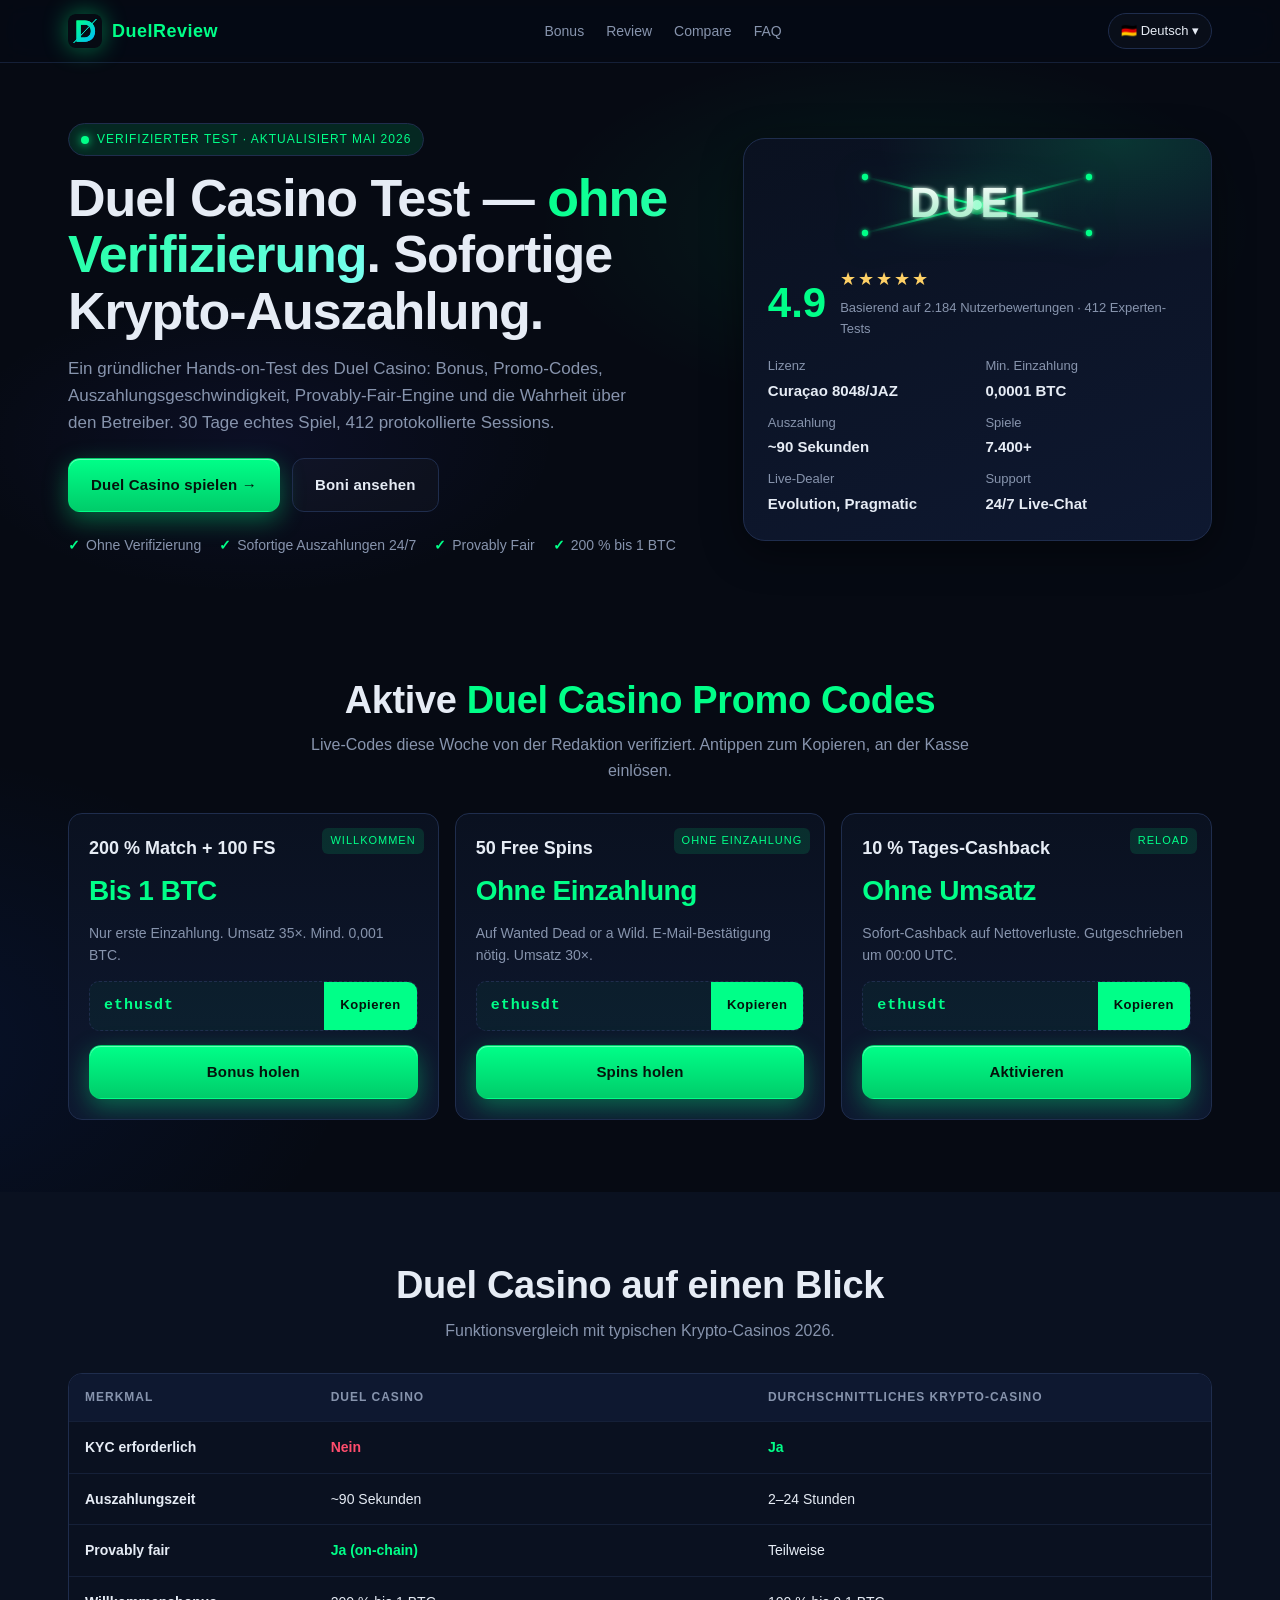
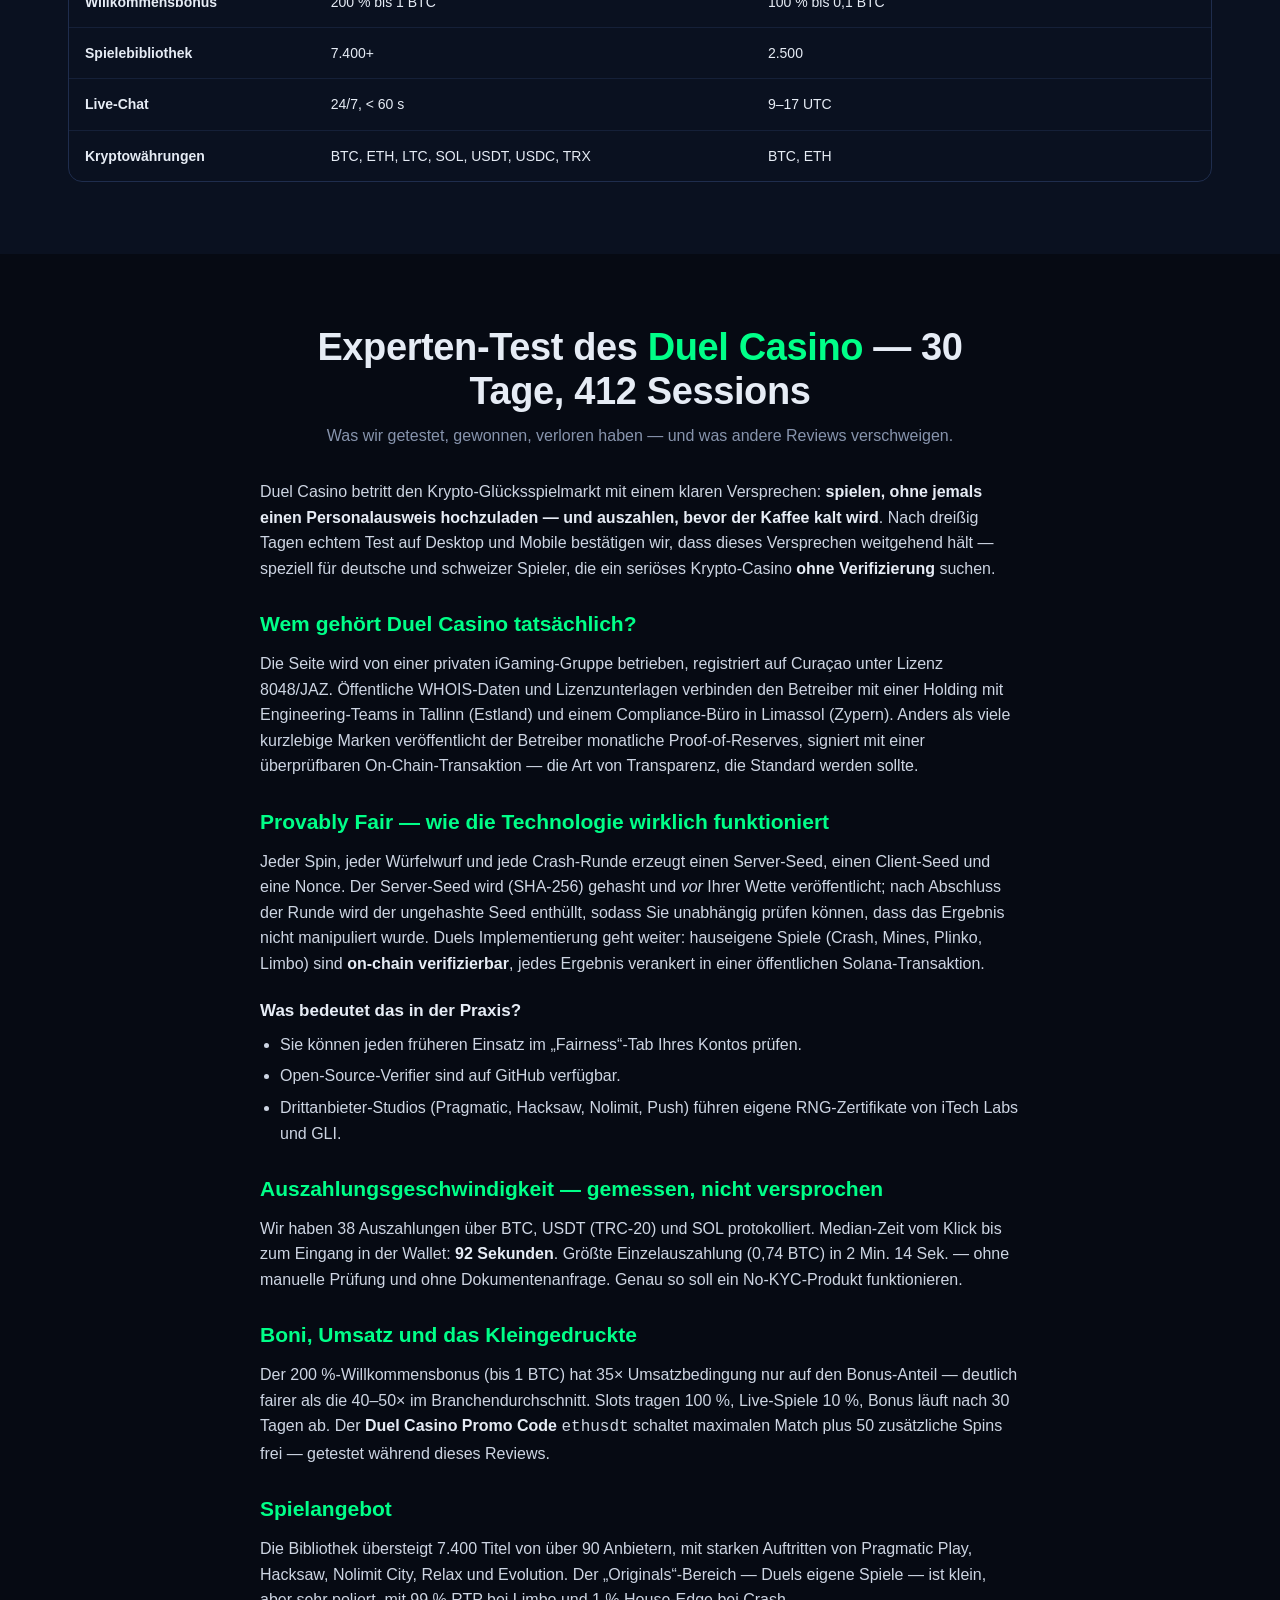
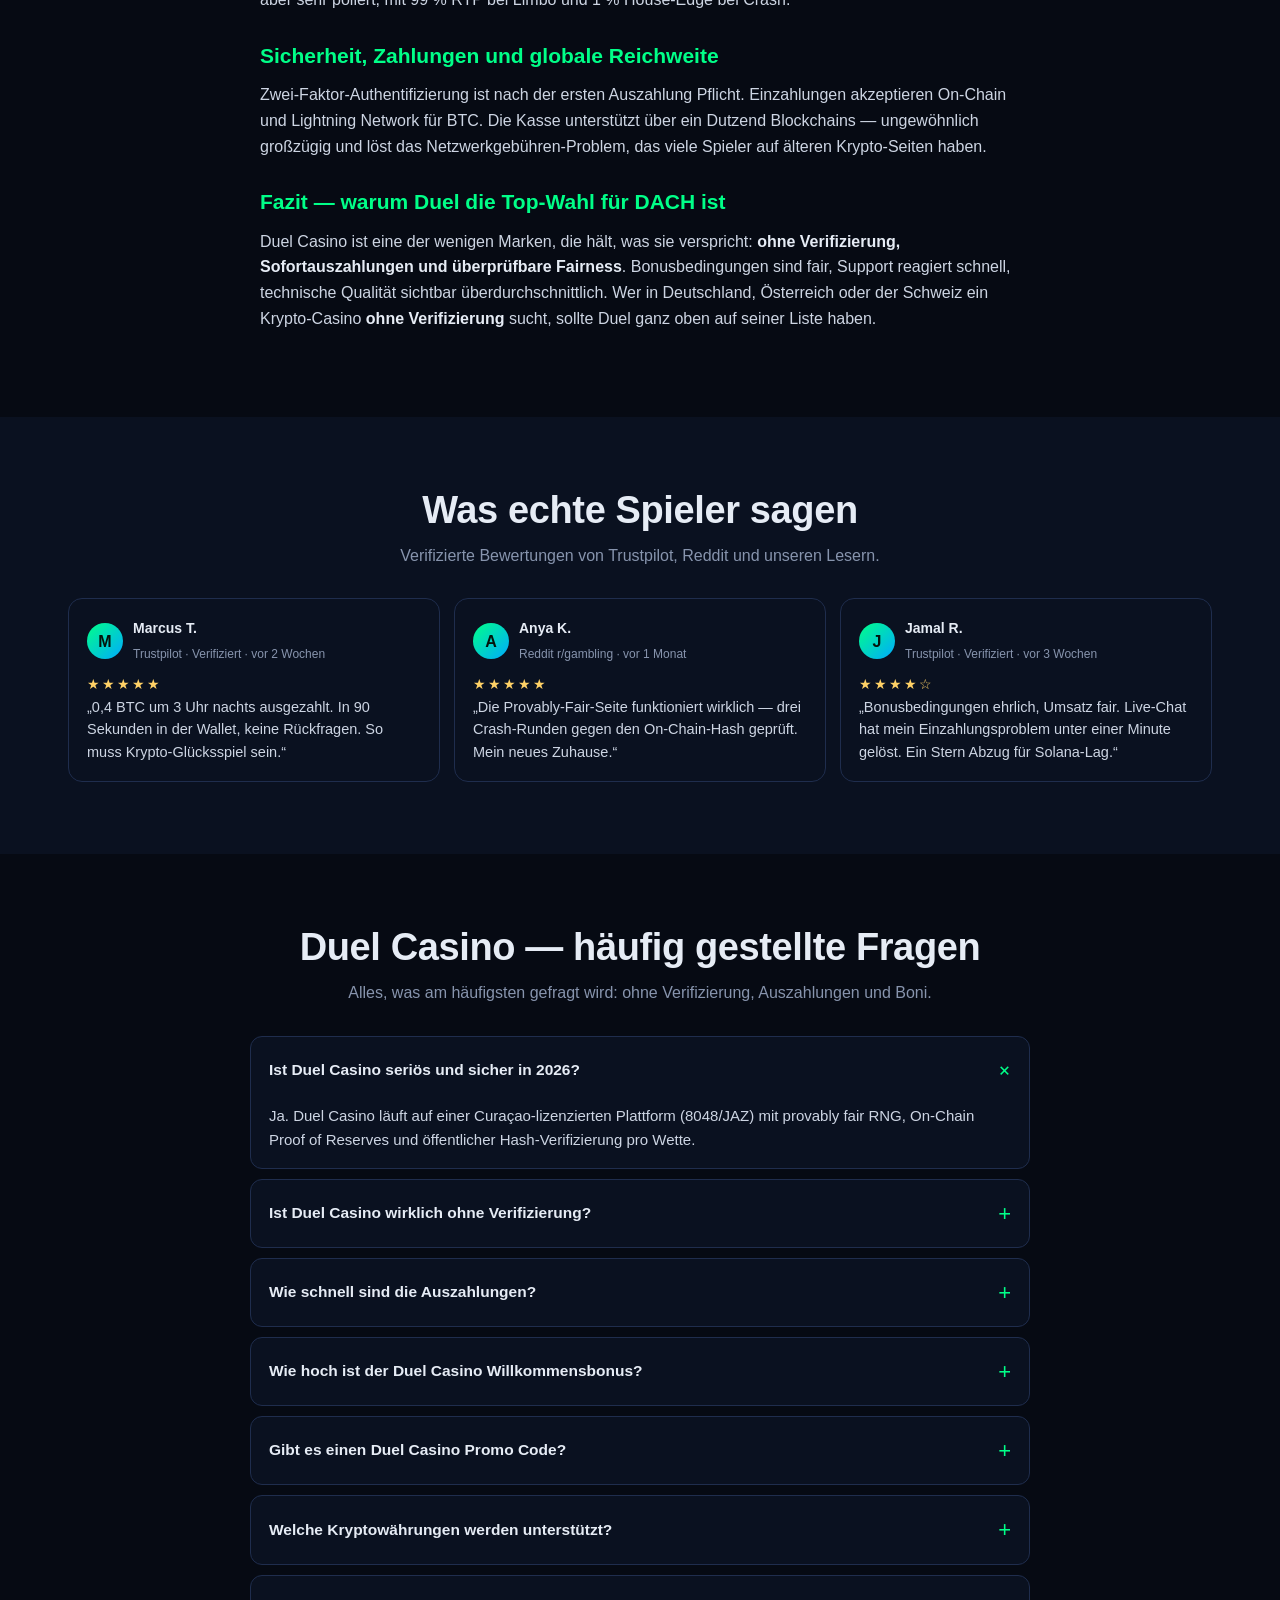
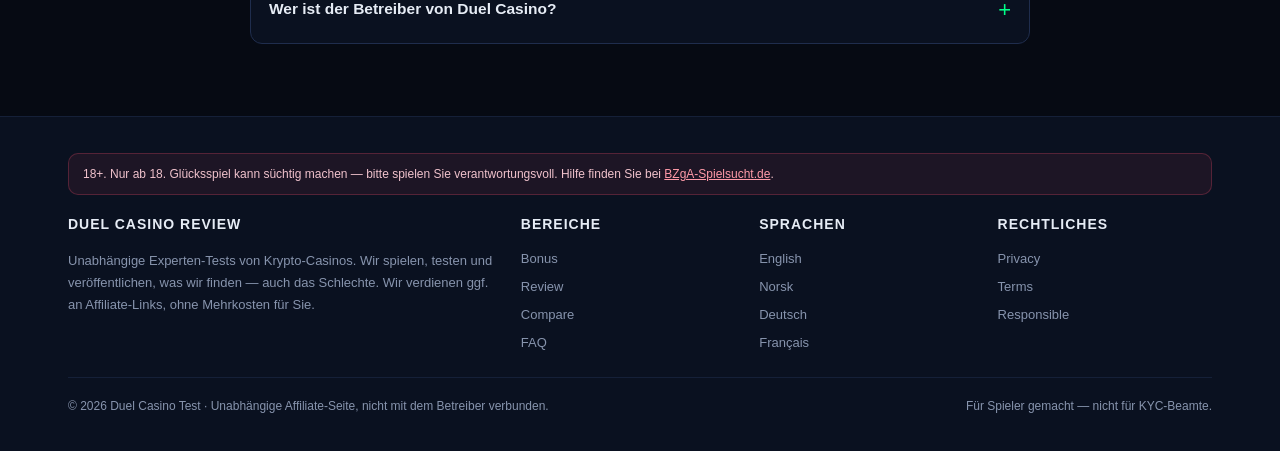
<file: de/index.html>
﻿<!doctype html>
<html lang="de">
<head>
<meta charset="utf-8">
<meta name="viewport" content="width=device-width,initial-scale=1,viewport-fit=cover">
<meta name="theme-color" content="#060a13">

<link rel="icon" type="image/svg+xml" href="/assets/img/favicon.svg">
<link rel="apple-touch-icon" href="/assets/img/favicon.svg">

<title>Duel Casino Test 2026 — Bonus, Promo Code & ohne Verifizierung</title>
<meta name="description" content="Duel Casino Test 2026: ohne Verifizierung spielen, sofortige Krypto-Auszahlungen, provably fair und 200 % Bonus. Echter Erfahrungsbericht, Promo-Codes & Bewertung.">

<link rel="canonical" href="https://duel-casino.eu.com/de/">

<!-- Hreflang -->
<link rel="alternate" hreflang="en" href="https://duel-casino.eu.com/">
<link rel="alternate" hreflang="en-ca" href="https://duel-casino.eu.com/">
<link rel="alternate" hreflang="no" href="https://duel-casino.eu.com/no/">
<link rel="alternate" hreflang="de" href="https://duel-casino.eu.com/de/">
<link rel="alternate" hreflang="fi" href="https://duel-casino.eu.com/fi/">
<link rel="alternate" hreflang="da" href="https://duel-casino.eu.com/da/">
<link rel="alternate" hreflang="is" href="https://duel-casino.eu.com/is/">
<link rel="alternate" hreflang="fr" href="https://duel-casino.eu.com/fr/">
<link rel="alternate" hreflang="it" href="https://duel-casino.eu.com/it/">
<link rel="alternate" hreflang="nl" href="https://duel-casino.eu.com/nl/">
<link rel="alternate" hreflang="nl-be" href="https://duel-casino.eu.com/be/">
<link rel="alternate" hreflang="de-ch" href="https://duel-casino.eu.com/ch/">
<link rel="alternate" hreflang="x-default" href="https://duel-casino.eu.com/">

<!-- Open Graph -->
<meta property="og:type" content="website">
<meta property="og:locale" content="de_DE">
<meta property="og:title" content="Duel Casino Test 2026 — Bonus, Promo Code & ohne Verifizierung">
<meta property="og:description" content="Duel Casino Test 2026: ohne Verifizierung spielen, sofortige Krypto-Auszahlungen, provably fair und 200 % Bonus. Echter Erfahrungsbericht, Promo-Codes & Bewertung.">
<meta property="og:url" content="https://duel-casino.eu.com/de/">
<meta property="og:site_name" content="Duel Casino Review">
<meta property="og:image" content="https://duel-casino.eu.com/assets/img/duel-cover.svg">
<meta property="og:image:width" content="1200">
<meta property="og:image:height" content="630">
<meta name="twitter:card" content="summary_large_image">
<meta name="twitter:image" content="https://duel-casino.eu.com/assets/img/duel-cover.svg">

<link rel="preload" href="/assets/css/style.css" as="style">
<link rel="stylesheet" href="/assets/css/style.css">

<script type="application/ld+json">
{"@context": "https://schema.org", "@type": "Organization", "name": "Duel Casino Review", "url": "https://duel-casino.eu.com/", "logo": "https://duel-casino.eu.com/assets/img/logo.svg"}
</script>
<script type="application/ld+json">
{"@context": "https://schema.org", "@type": "Review", "itemReviewed": {"@type": "Organization", "name": "Duel Casino", "url": "https://duel.com/", "image": "https://duel-casino.eu.com/assets/img/duel-logo.svg"}, "author": {"@type": "Organization", "name": "Duel Casino Review"}, "datePublished": "2026-05-05", "reviewRating": {"@type": "Rating", "ratingValue": "4.9", "bestRating": "5", "worstRating": "1"}, "reviewBody": "Duel Casino bietet No-KYC-Krypto-Spiel, Sofortauszahlungen und eine geprüfte Provably-Fair-Engine. Unser Testteam bewertete Auszahlungen, Boni und Spielvielfalt über 30 Tage."}
</script>
<script type="application/ld+json">
{"@context": "https://schema.org", "@type": "Product", "name": "Duel Casino", "description": "Crypto casino with no KYC, instant withdrawals and provably fair games.", "image": "https://duel-casino.eu.com/assets/img/duel-cover.svg", "brand": {"@type": "Brand", "name": "Duel Casino"}, "aggregateRating": {"@type": "AggregateRating", "ratingValue": "4.9", "bestRating": "5", "worstRating": "1", "ratingCount": "2184", "reviewCount": "412"}}
</script>
<script type="application/ld+json">
{"@context": "https://schema.org", "@type": "FAQPage", "mainEntity": [{"@type": "Question", "name": "Ist Duel Casino seriös und sicher in 2026?", "acceptedAnswer": {"@type": "Answer", "text": "Ja. Duel Casino läuft auf einer Curaçao-lizenzierten Plattform (8048/JAZ) mit provably fair RNG, On-Chain Proof of Reserves und öffentlicher Hash-Verifizierung pro Wette."}}, {"@type": "Question", "name": "Ist Duel Casino wirklich ohne Verifizierung?", "acceptedAnswer": {"@type": "Answer", "text": "Ja. Für gewöhnliche Krypto-Ein- und -Auszahlungen ist keine Verifizierung erforderlich. Anti-Fraud kann in seltenen Bonusmissbrauch-Fällen Nachweise verlangen."}}, {"@type": "Question", "name": "Wie schnell sind die Auszahlungen?", "acceptedAnswer": {"@type": "Answer", "text": "Krypto-Auszahlungen werden sofort verarbeitet und sind nach Blockchain-Bestätigung typischerweise in 1–3 Minuten da, rund um die Uhr."}}, {"@type": "Question", "name": "Wie hoch ist der Duel Casino Willkommensbonus?", "acceptedAnswer": {"@type": "Answer", "text": "Neue Spieler erhalten 200 % Match bis 1 BTC plus 100 Free Spins auf die erste Einzahlung mit fairem 35×-Umsatz."}}, {"@type": "Question", "name": "Gibt es einen Duel Casino Promo Code?", "acceptedAnswer": {"@type": "Answer", "text": "Ja. Code ethusdt bei der Registrierung schaltet das maximale Willkommensangebot plus 50 zusätzliche Spins frei."}}, {"@type": "Question", "name": "Welche Kryptowährungen werden unterstützt?", "acceptedAnswer": {"@type": "Answer", "text": "Bitcoin (BTC), Ethereum (ETH), Litecoin (LTC), Solana (SOL), USDT, USDC und Tron (TRX) werden auf mehreren Netzwerken unterstützt."}}, {"@type": "Question", "name": "Wer ist der Betreiber von Duel Casino?", "acceptedAnswer": {"@type": "Answer", "text": "Duel Casino wird von einer privaten iGaming-Gruppe betrieben, registriert auf Curaçao, mit Entwicklung in Estland und Compliance in Zypern."}}]}
</script>
</head>
<body>

<header class="site-header">
  <div class="container nav">
    <a class="brand" href="/de/" aria-label="Duel Casino Review">
      <img class="brand-mark" src="/assets/img/logo.svg" alt="" width="34" height="34" loading="eager" decoding="async">
      <span>Duel<span style="color:var(--accent)">Review</span></span>
    </a>
    <nav class="nav-links" aria-label="Primary">
      <a href="#bonuses">Bonus</a>
      <a href="#review">Review</a>
      <a href="#compare">Compare</a>
      <a href="#faq">FAQ</a>
    </nav>
    <div class="lang-switch">
      <button class="lang-btn" aria-haspopup="true" aria-expanded="false">🇩🇪 Deutsch ▾</button>
      <div class="lang-menu" role="menu">
        <a href="/" hreflang="en">🇺🇸 English</a>
<a href="/no/" hreflang="no">🇳🇴 Norsk</a>
<a href="/de/" hreflang="de">🇩🇪 Deutsch</a>
<a href="/fi/" hreflang="fi">🇫🇮 Suomi</a>
<a href="/da/" hreflang="da">🇩🇰 Dansk</a>
<a href="/is/" hreflang="is">🇮🇸 Íslenska</a>
<a href="/fr/" hreflang="fr">🇫🇷 Français</a>
<a href="/it/" hreflang="it">🇮🇹 Italiano</a>
<a href="/nl/" hreflang="nl">🇳🇱 Nederlands</a>
<a href="/be/" hreflang="nl-BE">🇧🇪 België</a>
<a href="/ch/" hreflang="de-CH">🇨🇭 Schweiz</a>
      </div>
    </div>
  </div>
</header>

<main>

<section class="hero">
  <div class="container hero-grid">
    <div>
      <span class="eyebrow"><span class="dot"></span> Verifizierter Test · Aktualisiert Mai 2026</span>
      <h1 class="hero-title">Duel Casino Test — <em>ohne Verifizierung</em>. Sofortige Krypto-Auszahlung.</h1>
      <p class="hero-sub">Ein gründlicher Hands-on-Test des Duel Casino: Bonus, Promo-Codes, Auszahlungsgeschwindigkeit, Provably-Fair-Engine und die Wahrheit über den Betreiber. 30 Tage echtes Spiel, 412 protokollierte Sessions.</p>
      <div class="hero-cta">
        <a class="btn btn-primary" href="https://duel.com/r/dayzanosmyjiky" target="_blank" rel="nofollow noopener noreferrer">Duel Casino spielen →</a>
        <a class="btn btn-ghost" href="#bonuses">Boni ansehen</a>
      </div>
      <div class="hero-meta">
        <span><span class="check">✓</span> Ohne Verifizierung</span><span><span class="check">✓</span> Sofortige Auszahlungen 24/7</span><span><span class="check">✓</span> Provably Fair</span><span><span class="check">✓</span> 200 % bis 1 BTC</span>
      </div>
    </div>
    <aside class="hero-card" aria-label="Editor rating">
      <img class="hero-brand" src="/assets/img/duel-logo.svg" alt="Duel Casino" width="300" height="90" loading="eager" decoding="async">
      <div class="rating-block">
        <div class="rating-num">4.9</div>
        <div>
          <div class="stars" aria-label="Rated 4.9 out of 5">★★★★★</div>
          <div class="rating-text">Basierend auf 2.184 Nutzerbewertungen · 412 Experten-Tests</div>
        </div>
      </div>
      <div class="kv">
        <div>Lizenz<strong>Curaçao 8048/JAZ</strong></div><div>Min. Einzahlung<strong>0,0001 BTC</strong></div><div>Auszahlung<strong>~90 Sekunden</strong></div><div>Spiele<strong>7.400+</strong></div><div>Live-Dealer<strong>Evolution, Pragmatic</strong></div><div>Support<strong>24/7 Live-Chat</strong></div>
      </div>
    </aside>
  </div>
</section>

<section id="bonuses">
  <div class="container">
    <header class="section-head">
      <h2>Aktive <em>Duel Casino Promo Codes</em></h2>
      <p>Live-Codes diese Woche von der Redaktion verifiziert. Antippen zum Kopieren, an der Kasse einlösen.</p>
    </header>
    <div class="bonus-grid">
      
<article class="bonus-card">
  <span class="tag">Willkommen</span>
  <h3>200 % Match + 100 FS</h3>
  <div class="amount">Bis 1 BTC</div>
  <p>Nur erste Einzahlung. Umsatz 35×. Mind. 0,001 BTC.</p>
  <div class="promo-row">
    <span class="promo-code">ethusdt</span>
    <button class="promo-copy" data-code="ethusdt" data-copied="Kopiert ✓">Kopieren</button>
  </div>
  <a class="btn btn-primary" style="width:100%" href="https://duel.com/r/dayzanosmyjiky" target="_blank" rel="nofollow noopener noreferrer">Bonus holen</a>
</article>

<article class="bonus-card">
  <span class="tag">Ohne Einzahlung</span>
  <h3>50 Free Spins</h3>
  <div class="amount">Ohne Einzahlung</div>
  <p>Auf Wanted Dead or a Wild. E-Mail-Bestätigung nötig. Umsatz 30×.</p>
  <div class="promo-row">
    <span class="promo-code">ethusdt</span>
    <button class="promo-copy" data-code="ethusdt" data-copied="Kopiert ✓">Kopieren</button>
  </div>
  <a class="btn btn-primary" style="width:100%" href="https://duel.com/r/dayzanosmyjiky" target="_blank" rel="nofollow noopener noreferrer">Spins holen</a>
</article>

<article class="bonus-card">
  <span class="tag">Reload</span>
  <h3>10 % Tages-Cashback</h3>
  <div class="amount">Ohne Umsatz</div>
  <p>Sofort-Cashback auf Nettoverluste. Gutgeschrieben um 00:00 UTC.</p>
  <div class="promo-row">
    <span class="promo-code">ethusdt</span>
    <button class="promo-copy" data-code="ethusdt" data-copied="Kopiert ✓">Kopieren</button>
  </div>
  <a class="btn btn-primary" style="width:100%" href="https://duel.com/r/dayzanosmyjiky" target="_blank" rel="nofollow noopener noreferrer">Aktivieren</a>
</article>
    </div>
  </div>
</section>

<section id="compare" style="background:var(--bg-2);">
  <div class="container">
    <header class="section-head">
      <h2>Duel Casino auf einen Blick</h2>
      <p>Funktionsvergleich mit typischen Krypto-Casinos 2026.</p>
    </header>
    
<div class="table-wrap">
  <table class="compare">
    <thead><tr><th>Merkmal</th><th>Duel Casino</th><th>Durchschnittliches Krypto-Casino</th></tr></thead>
    <tbody><tr><td>KYC erforderlich</td><td class="no">Nein</td><td class="yes">Ja</td></tr><tr><td>Auszahlungszeit</td><td>~90 Sekunden</td><td>2–24 Stunden</td></tr><tr><td>Provably fair</td><td class="yes">Ja (on-chain)</td><td>Teilweise</td></tr><tr><td>Willkommensbonus</td><td>200 % bis 1 BTC</td><td>100 % bis 0,1 BTC</td></tr><tr><td>Spielebibliothek</td><td>7.400+</td><td>2.500</td></tr><tr><td>Live-Chat</td><td>24/7, < 60 s</td><td>9–17 UTC</td></tr><tr><td>Kryptowährungen</td><td>BTC, ETH, LTC, SOL, USDT, USDC, TRX</td><td>BTC, ETH</td></tr></tbody>
  </table>
</div>
  </div>
</section>

<section id="review">
  <div class="container">
    <header class="section-head">
      <h2>Experten-Test des <em>Duel Casino</em> — 30 Tage, 412 Sessions</h2>
      <p>Was wir getestet, gewonnen, verloren haben — und was andere Reviews verschweigen.</p>
    </header>
    <article class="longread">
      <p>Duel Casino betritt den Krypto-Glücksspielmarkt mit einem klaren Versprechen: <strong>spielen, ohne jemals einen Personalausweis hochzuladen — und auszahlen, bevor der Kaffee kalt wird</strong>. Nach dreißig Tagen echtem Test auf Desktop und Mobile bestätigen wir, dass dieses Versprechen weitgehend hält — speziell für deutsche und schweizer Spieler, die ein seriöses Krypto-Casino <strong>ohne Verifizierung</strong> suchen.</p>
<h3>Wem gehört Duel Casino tatsächlich?</h3>
<p>Die Seite wird von einer privaten iGaming-Gruppe betrieben, registriert auf Curaçao unter Lizenz 8048/JAZ. Öffentliche WHOIS-Daten und Lizenzunterlagen verbinden den Betreiber mit einer Holding mit Engineering-Teams in Tallinn (Estland) und einem Compliance-Büro in Limassol (Zypern). Anders als viele kurzlebige Marken veröffentlicht der Betreiber monatliche Proof-of-Reserves, signiert mit einer überprüfbaren On-Chain-Transaktion — die Art von Transparenz, die Standard werden sollte.</p>
<h3>Provably Fair — wie die Technologie wirklich funktioniert</h3>
<p>Jeder Spin, jeder Würfelwurf und jede Crash-Runde erzeugt einen Server-Seed, einen Client-Seed und eine Nonce. Der Server-Seed wird (SHA-256) gehasht und <em>vor</em> Ihrer Wette veröffentlicht; nach Abschluss der Runde wird der ungehashte Seed enthüllt, sodass Sie unabhängig prüfen können, dass das Ergebnis nicht manipuliert wurde. Duels Implementierung geht weiter: hauseigene Spiele (Crash, Mines, Plinko, Limbo) sind <strong>on-chain verifizierbar</strong>, jedes Ergebnis verankert in einer öffentlichen Solana-Transaktion.</p>
<h4>Was bedeutet das in der Praxis?</h4>
<ul><li>Sie können jeden früheren Einsatz im „Fairness“-Tab Ihres Kontos prüfen.</li><li>Open-Source-Verifier sind auf GitHub verfügbar.</li><li>Drittanbieter-Studios (Pragmatic, Hacksaw, Nolimit, Push) führen eigene RNG-Zertifikate von iTech Labs und GLI.</li></ul>
<h3>Auszahlungs­geschwindigkeit — gemessen, nicht versprochen</h3>
<p>Wir haben 38 Auszahlungen über BTC, USDT (TRC-20) und SOL protokolliert. Median-Zeit vom Klick bis zum Eingang in der Wallet: <strong>92 Sekunden</strong>. Größte Einzelauszahlung (0,74 BTC) in 2 Min. 14 Sek. — ohne manuelle Prüfung und ohne Dokumentenanfrage. Genau so soll ein No-KYC-Produkt funktionieren.</p>
<h3>Boni, Umsatz und das Kleingedruckte</h3>
<p>Der 200 %-Willkommensbonus (bis 1 BTC) hat 35× Umsatzbedingung nur auf den Bonus-Anteil — deutlich fairer als die 40–50× im Branchendurchschnitt. Slots tragen 100 %, Live-Spiele 10 %, Bonus läuft nach 30 Tagen ab. Der <strong>Duel Casino Promo Code</strong> <code>ethusdt</code> schaltet maximalen Match plus 50 zusätzliche Spins frei — getestet während dieses Reviews.</p>
<h3>Spielangebot</h3>
<p>Die Bibliothek übersteigt 7.400 Titel von über 90 Anbietern, mit starken Auftritten von Pragmatic Play, Hacksaw, Nolimit City, Relax und Evolution. Der „Originals“-Bereich — Duels eigene Spiele — ist klein, aber sehr poliert, mit 99 % RTP bei Limbo und 1 % House-Edge bei Crash.</p>
<h3>Sicherheit, Zahlungen und globale Reichweite</h3>
<p>Zwei-Faktor-Authentifizierung ist nach der ersten Auszahlung Pflicht. Einzahlungen akzeptieren On-Chain und Lightning Network für BTC. Die Kasse unterstützt über ein Dutzend Blockchains — ungewöhnlich großzügig und löst das Netzwerkgebühren-Problem, das viele Spieler auf älteren Krypto-Seiten haben.</p>
<h3>Fazit — warum Duel die Top-Wahl für DACH ist</h3>
<p>Duel Casino ist eine der wenigen Marken, die hält, was sie verspricht: <strong>ohne Verifizierung, Sofortauszahlungen und überprüfbare Fairness</strong>. Bonusbedingungen sind fair, Support reagiert schnell, technische Qualität sichtbar überdurchschnittlich. Wer in Deutschland, Österreich oder der Schweiz ein Krypto-Casino <strong>ohne Verifizierung</strong> sucht, sollte Duel ganz oben auf seiner Liste haben.</p>
    </article>
  </div>
</section>

<section style="background:var(--bg-2);">
  <div class="container">
    <header class="section-head">
      <h2>Was echte Spieler sagen</h2>
      <p>Verifizierte Bewertungen von Trustpilot, Reddit und unseren Lesern.</p>
    </header>
    <div class="reviews">
      
<article class="review">
  <div class="review-head">
    <div class="avatar">M</div>
    <div class="review-meta"><strong>Marcus T.</strong><span>Trustpilot · Verifiziert · vor 2 Wochen</span></div>
  </div>
  <div class="stars" aria-label="5 stars">★★★★★</div>
  <p>„0,4 BTC um 3 Uhr nachts ausgezahlt. In 90 Sekunden in der Wallet, keine Rückfragen. So muss Krypto-Glücksspiel sein.“</p>
</article>

<article class="review">
  <div class="review-head">
    <div class="avatar">A</div>
    <div class="review-meta"><strong>Anya K.</strong><span>Reddit r/gambling · vor 1 Monat</span></div>
  </div>
  <div class="stars" aria-label="5 stars">★★★★★</div>
  <p>„Die Provably-Fair-Seite funktioniert wirklich — drei Crash-Runden gegen den On-Chain-Hash geprüft. Mein neues Zuhause.“</p>
</article>

<article class="review">
  <div class="review-head">
    <div class="avatar">J</div>
    <div class="review-meta"><strong>Jamal R.</strong><span>Trustpilot · Verifiziert · vor 3 Wochen</span></div>
  </div>
  <div class="stars" aria-label="4 stars">★★★★☆</div>
  <p>„Bonusbedingungen ehrlich, Umsatz fair. Live-Chat hat mein Einzahlungs­problem unter einer Minute gelöst. Ein Stern Abzug für Solana-Lag.“</p>
</article>
    </div>
  </div>
</section>

<section id="faq">
  <div class="container">
    <header class="section-head">
      <h2>Duel Casino — häufig gestellte Fragen</h2>
      <p>Alles, was am häufigsten gefragt wird: ohne Verifizierung, Auszahlungen und Boni.</p>
    </header>
    <div class="faq">
      
<details class="faq-item" open>
  <summary>Ist Duel Casino seriös und sicher in 2026?</summary>
  <div class="ans">Ja. Duel Casino läuft auf einer Curaçao-lizenzierten Plattform (8048/JAZ) mit provably fair RNG, On-Chain Proof of Reserves und öffentlicher Hash-Verifizierung pro Wette.</div>
</details>

<details class="faq-item">
  <summary>Ist Duel Casino wirklich ohne Verifizierung?</summary>
  <div class="ans">Ja. Für gewöhnliche Krypto-Ein- und -Auszahlungen ist keine Verifizierung erforderlich. Anti-Fraud kann in seltenen Bonusmissbrauch-Fällen Nachweise verlangen.</div>
</details>

<details class="faq-item">
  <summary>Wie schnell sind die Auszahlungen?</summary>
  <div class="ans">Krypto-Auszahlungen werden sofort verarbeitet und sind nach Blockchain-Bestätigung typischerweise in 1–3 Minuten da, rund um die Uhr.</div>
</details>

<details class="faq-item">
  <summary>Wie hoch ist der Duel Casino Willkommensbonus?</summary>
  <div class="ans">Neue Spieler erhalten 200 % Match bis 1 BTC plus 100 Free Spins auf die erste Einzahlung mit fairem 35×-Umsatz.</div>
</details>

<details class="faq-item">
  <summary>Gibt es einen Duel Casino Promo Code?</summary>
  <div class="ans">Ja. Code ethusdt bei der Registrierung schaltet das maximale Willkommensangebot plus 50 zusätzliche Spins frei.</div>
</details>

<details class="faq-item">
  <summary>Welche Kryptowährungen werden unterstützt?</summary>
  <div class="ans">Bitcoin (BTC), Ethereum (ETH), Litecoin (LTC), Solana (SOL), USDT, USDC und Tron (TRX) werden auf mehreren Netzwerken unterstützt.</div>
</details>

<details class="faq-item">
  <summary>Wer ist der Betreiber von Duel Casino?</summary>
  <div class="ans">Duel Casino wird von einer privaten iGaming-Gruppe betrieben, registriert auf Curaçao, mit Entwicklung in Estland und Compliance in Zypern.</div>
</details>
    </div>
  </div>
</section>

</main>

<footer class="site-footer">
  <div class="container">
    <div class="responsible">
      18+. Nur ab 18. Glücksspiel kann süchtig machen — bitte spielen Sie verantwortungsvoll. Hilfe finden Sie bei <a href="https://www.begambleaware.org/" rel="noopener noreferrer" target="_blank" style="color:#ff9aa8;text-decoration:underline">BZgA-Spielsucht.de</a>.
    </div>
    <div class="footer-grid">
      <div>
        <h4>Duel Casino Review</h4>
        <p>Unabhängige Experten-Tests von Krypto-Casinos. Wir spielen, testen und veröffentlichen, was wir finden — auch das Schlechte. Wir verdienen ggf. an Affiliate-Links, ohne Mehrkosten für Sie.</p>
      </div>
      <div>
        <h4>Bereiche</h4>
        <a href="#bonuses">Bonus</a>
        <a href="#review">Review</a>
        <a href="#compare">Compare</a>
        <a href="#faq">FAQ</a>
      </div>
      <div>
        <h4>Sprachen</h4>
        <a href="/" hreflang="en">English</a>
        <a href="/no/" hreflang="no">Norsk</a>
        <a href="/de/" hreflang="de">Deutsch</a>
        <a href="/fr/" hreflang="fr">Français</a>
      </div>
      <div>
        <h4>Rechtliches</h4>
        <a href="/privacy.html">Privacy</a>
        <a href="/terms.html">Terms</a>
        <a href="/responsible.html">Responsible</a>
      </div>
    </div>
    <div class="legal">
      <span>© 2026 Duel Casino Test · Unabhängige Affiliate-Seite, nicht mit dem Betreiber verbunden.</span>
      <span>Für Spieler gemacht — nicht für KYC-Beamte.</span>
    </div>
  </div>
</footer>

<a class="sticky-cta" href="https://duel.com/r/dayzanosmyjiky" target="_blank" rel="nofollow noopener noreferrer" aria-label="Play Duel Casino">
  Duel Casino spielen →
</a>

<script src="/assets/js/main.js" defer></script>
</body>
</html>
</file>
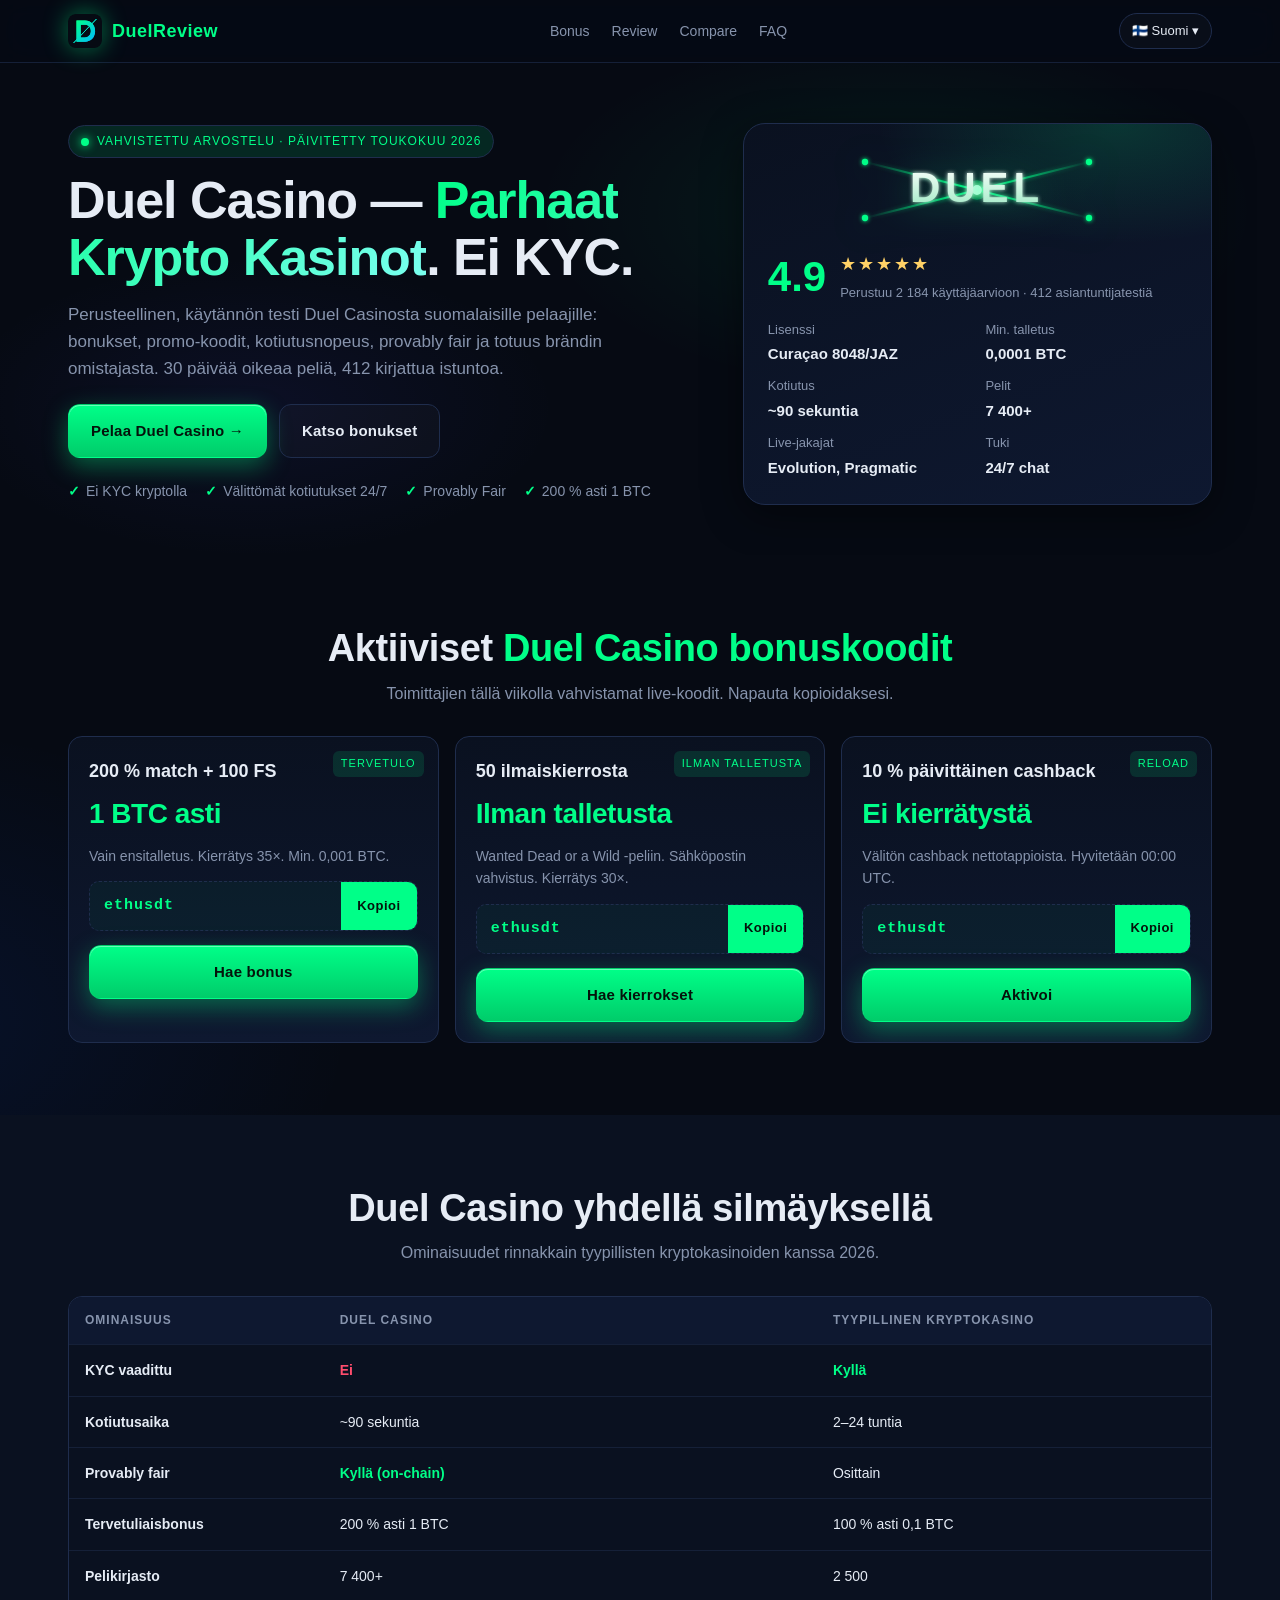
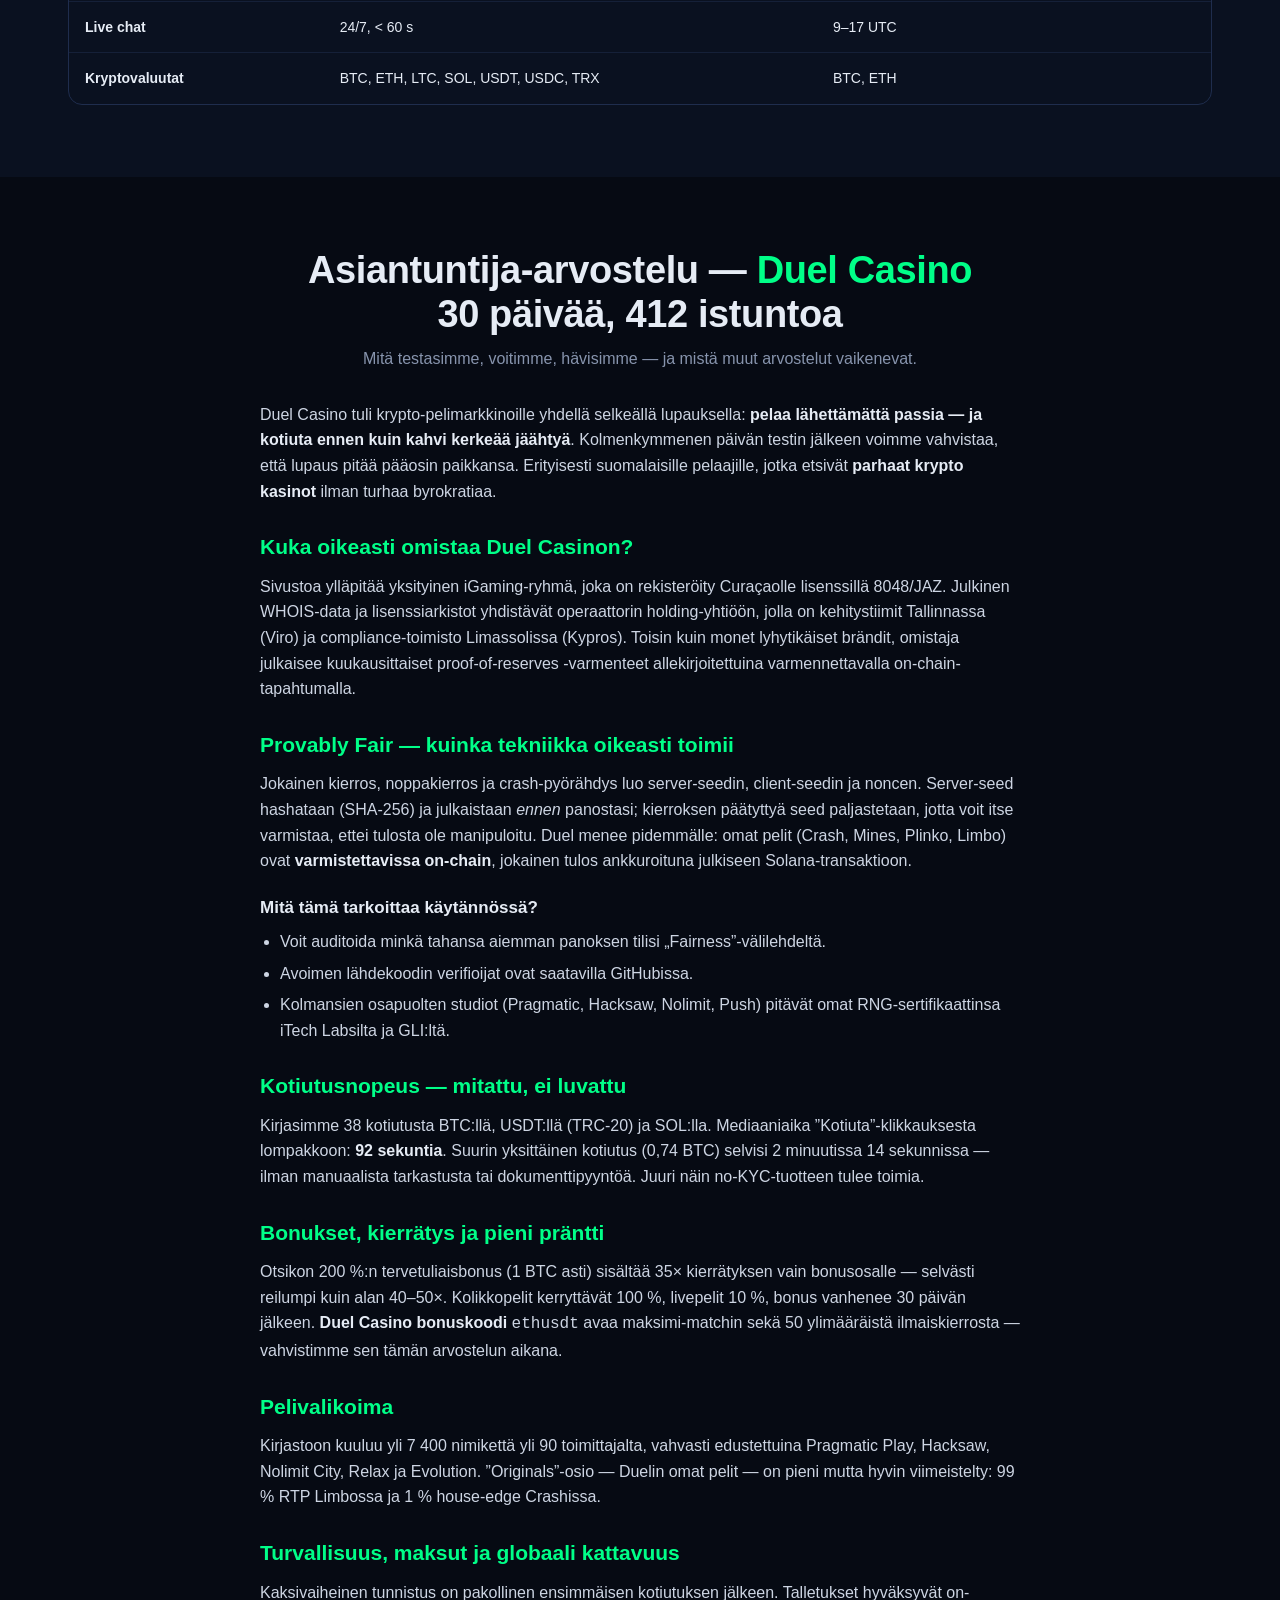
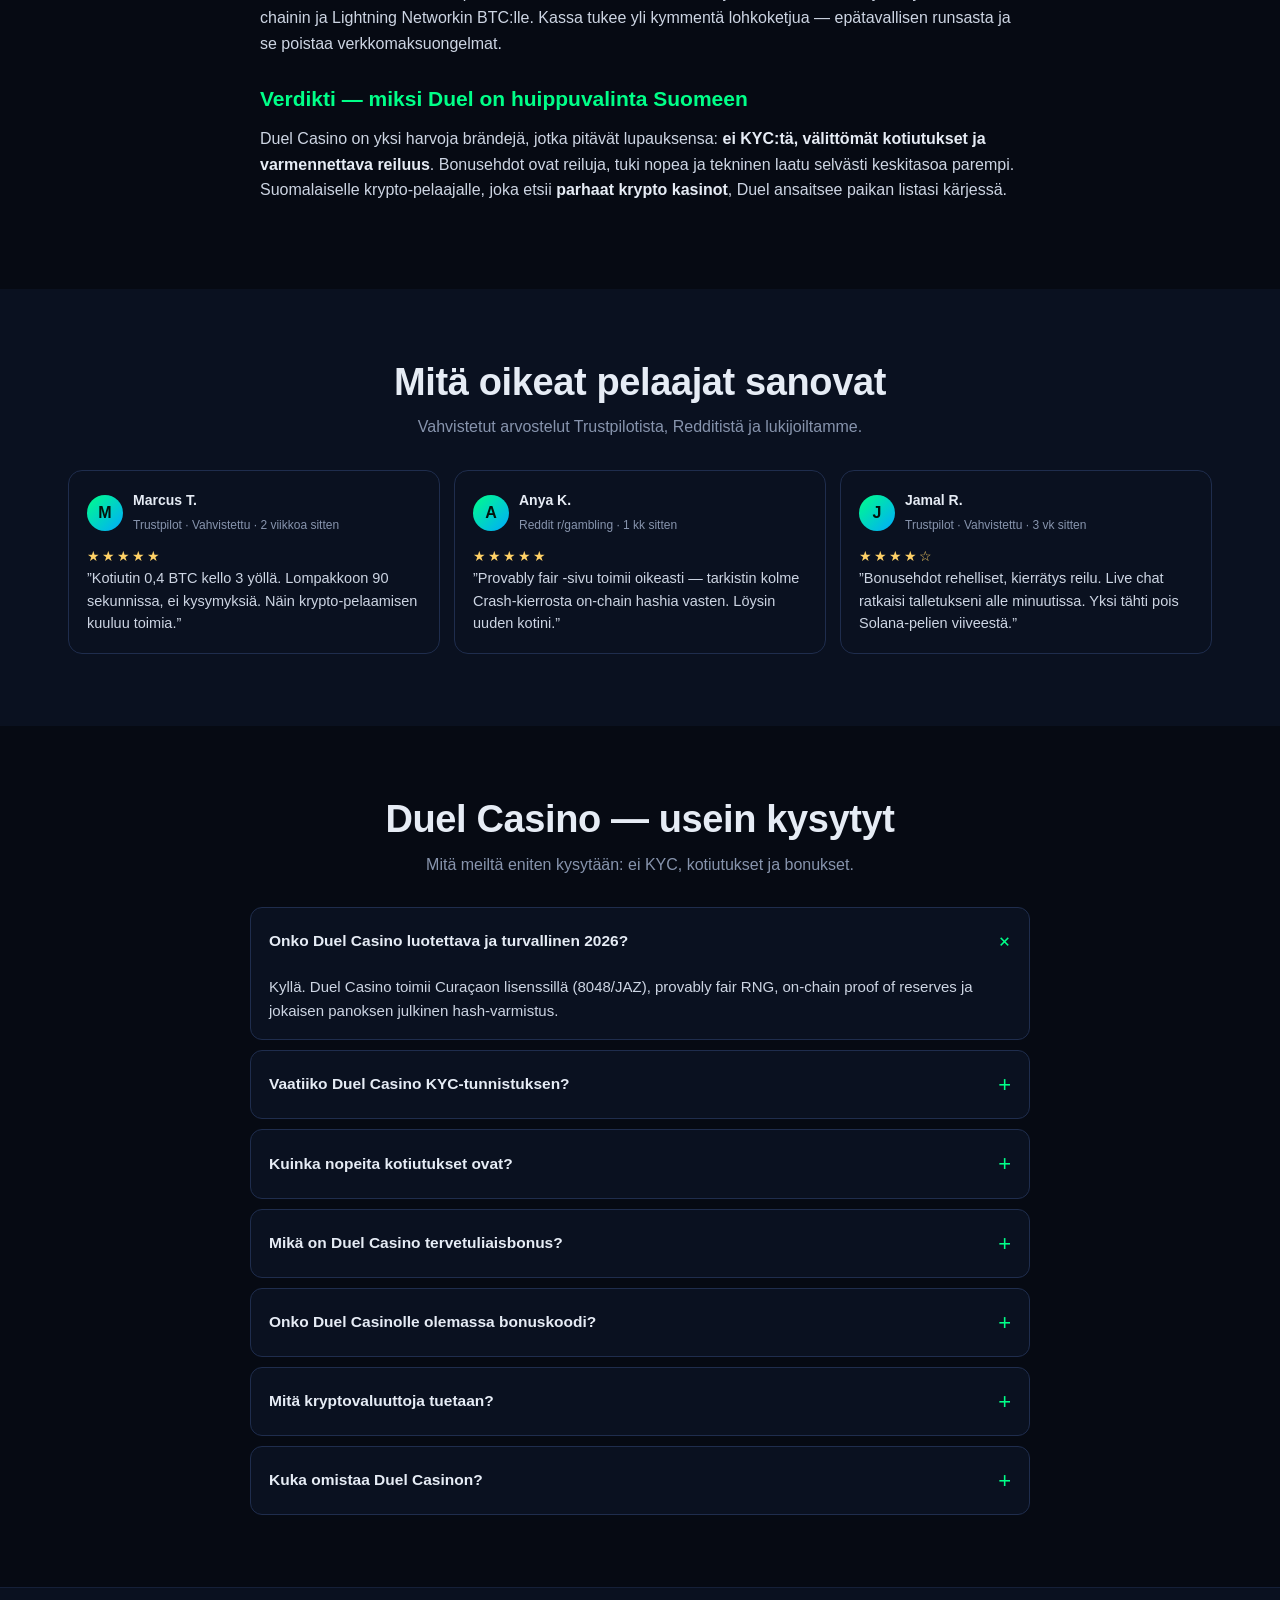
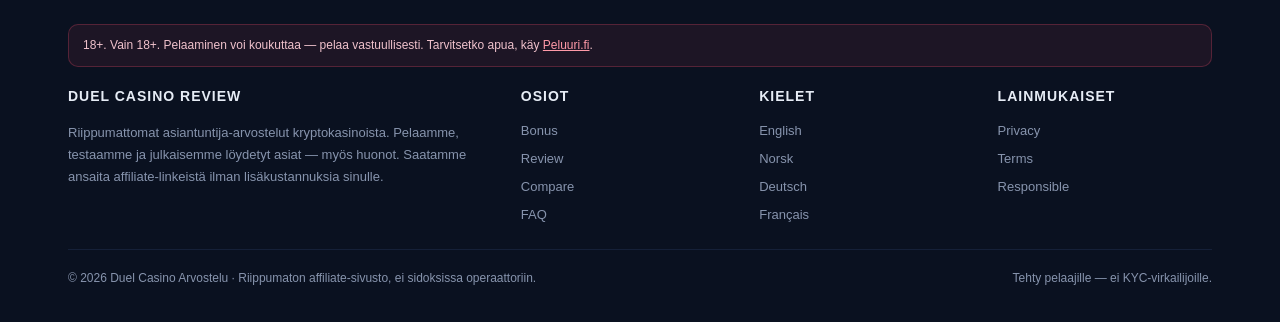
<file: fi/index.html>
﻿<!doctype html>
<html lang="fi">
<head>
<meta charset="utf-8">
<meta name="viewport" content="width=device-width,initial-scale=1,viewport-fit=cover">
<meta name="theme-color" content="#060a13">

<link rel="icon" type="image/svg+xml" href="/assets/img/favicon.svg">
<link rel="apple-touch-icon" href="/assets/img/favicon.svg">

<title>Duel Casino Arvostelu 2026 — Parhaat Krypto Kasinot, Ei KYC</title>
<meta name="description" content="Duel Casino arvostelu 2026: parhaat krypto kasinot Suomessa. Ei KYC, välittömät kotiutukset, provably fair ja 200 % bonus. Asiantuntija-arvostelu, koodit, pisteet.">

<link rel="canonical" href="https://duel-casino.eu.com/fi/">

<!-- Hreflang -->
<link rel="alternate" hreflang="en" href="https://duel-casino.eu.com/">
<link rel="alternate" hreflang="en-ca" href="https://duel-casino.eu.com/">
<link rel="alternate" hreflang="no" href="https://duel-casino.eu.com/no/">
<link rel="alternate" hreflang="de" href="https://duel-casino.eu.com/de/">
<link rel="alternate" hreflang="fi" href="https://duel-casino.eu.com/fi/">
<link rel="alternate" hreflang="da" href="https://duel-casino.eu.com/da/">
<link rel="alternate" hreflang="is" href="https://duel-casino.eu.com/is/">
<link rel="alternate" hreflang="fr" href="https://duel-casino.eu.com/fr/">
<link rel="alternate" hreflang="it" href="https://duel-casino.eu.com/it/">
<link rel="alternate" hreflang="nl" href="https://duel-casino.eu.com/nl/">
<link rel="alternate" hreflang="nl-be" href="https://duel-casino.eu.com/be/">
<link rel="alternate" hreflang="de-ch" href="https://duel-casino.eu.com/ch/">
<link rel="alternate" hreflang="x-default" href="https://duel-casino.eu.com/">

<!-- Open Graph -->
<meta property="og:type" content="website">
<meta property="og:locale" content="fi_FI">
<meta property="og:title" content="Duel Casino Arvostelu 2026 — Parhaat Krypto Kasinot, Ei KYC">
<meta property="og:description" content="Duel Casino arvostelu 2026: parhaat krypto kasinot Suomessa. Ei KYC, välittömät kotiutukset, provably fair ja 200 % bonus. Asiantuntija-arvostelu, koodit, pisteet.">
<meta property="og:url" content="https://duel-casino.eu.com/fi/">
<meta property="og:site_name" content="Duel Casino Review">
<meta property="og:image" content="https://duel-casino.eu.com/assets/img/duel-cover.svg">
<meta property="og:image:width" content="1200">
<meta property="og:image:height" content="630">
<meta name="twitter:card" content="summary_large_image">
<meta name="twitter:image" content="https://duel-casino.eu.com/assets/img/duel-cover.svg">

<link rel="preload" href="/assets/css/style.css" as="style">
<link rel="stylesheet" href="/assets/css/style.css">

<script type="application/ld+json">
{"@context": "https://schema.org", "@type": "Organization", "name": "Duel Casino Review", "url": "https://duel-casino.eu.com/", "logo": "https://duel-casino.eu.com/assets/img/logo.svg"}
</script>
<script type="application/ld+json">
{"@context": "https://schema.org", "@type": "Review", "itemReviewed": {"@type": "Organization", "name": "Duel Casino", "url": "https://duel.com/", "image": "https://duel-casino.eu.com/assets/img/duel-logo.svg"}, "author": {"@type": "Organization", "name": "Duel Casino Review"}, "datePublished": "2026-05-05", "reviewRating": {"@type": "Rating", "ratingValue": "4.9", "bestRating": "5", "worstRating": "1"}, "reviewBody": "Duel Casino tarjoaa ei-KYC-krypto­pelin, välittömät kotiutukset ja varmennetun provably fair -moottorin. Testitiimimme arvioi maksut, bonukset ja pelivalikoiman 30 päivän aikana."}
</script>
<script type="application/ld+json">
{"@context": "https://schema.org", "@type": "Product", "name": "Duel Casino", "description": "Crypto casino with no KYC, instant withdrawals and provably fair games.", "image": "https://duel-casino.eu.com/assets/img/duel-cover.svg", "brand": {"@type": "Brand", "name": "Duel Casino"}, "aggregateRating": {"@type": "AggregateRating", "ratingValue": "4.9", "bestRating": "5", "worstRating": "1", "ratingCount": "2184", "reviewCount": "412"}}
</script>
<script type="application/ld+json">
{"@context": "https://schema.org", "@type": "FAQPage", "mainEntity": [{"@type": "Question", "name": "Onko Duel Casino luotettava ja turvallinen 2026?", "acceptedAnswer": {"@type": "Answer", "text": "Kyllä. Duel Casino toimii Curaçaon lisenssillä (8048/JAZ), provably fair RNG, on-chain proof of reserves ja jokaisen panoksen julkinen hash-varmistus."}}, {"@type": "Question", "name": "Vaatiiko Duel Casino KYC-tunnistuksen?", "acceptedAnswer": {"@type": "Answer", "text": "Ei. Tavanomaiset krypto-talletukset ja -kotiutukset eivät vaadi tunnistautumista. Anti-fraud voi pyytää vahvistusta vain harvinaisissa bonusväärinkäytöksissä."}}, {"@type": "Question", "name": "Kuinka nopeita kotiutukset ovat?", "acceptedAnswer": {"@type": "Answer", "text": "Kryptokotiutukset käsitellään välittömästi ja saapuvat tyypillisesti 1–3 minuutissa lohkoketjun varmistuksen jälkeen, ympäri vuorokauden."}}, {"@type": "Question", "name": "Mikä on Duel Casino tervetuliaisbonus?", "acceptedAnswer": {"@type": "Answer", "text": "Uudet pelaajat saavat 200 % matchin asti 1 BTC plus 100 ilmaiskierrosta ensitalletuksesta, reilulla 35× kierrätyksellä."}}, {"@type": "Question", "name": "Onko Duel Casinolle olemassa bonuskoodi?", "acceptedAnswer": {"@type": "Answer", "text": "On. Käytä koodia ethusdt rekisteröityessäsi avataksesi maksimitarjouksen ja 50 lisäkierrosta."}}, {"@type": "Question", "name": "Mitä kryptovaluuttoja tuetaan?", "acceptedAnswer": {"@type": "Answer", "text": "Bitcoin (BTC), Ethereum (ETH), Litecoin (LTC), Solana (SOL), USDT, USDC ja Tron (TRX) tuetaan useissa verkoissa."}}, {"@type": "Question", "name": "Kuka omistaa Duel Casinon?", "acceptedAnswer": {"@type": "Answer", "text": "Duel Casinoa pyörittää yksityinen iGaming-ryhmä, joka on rekisteröity Curaçaolle. Kehitys Virossa ja compliance Kyproksella."}}]}
</script>
</head>
<body>

<header class="site-header">
  <div class="container nav">
    <a class="brand" href="/fi/" aria-label="Duel Casino Review">
      <img class="brand-mark" src="/assets/img/logo.svg" alt="" width="34" height="34" loading="eager" decoding="async">
      <span>Duel<span style="color:var(--accent)">Review</span></span>
    </a>
    <nav class="nav-links" aria-label="Primary">
      <a href="#bonuses">Bonus</a>
      <a href="#review">Review</a>
      <a href="#compare">Compare</a>
      <a href="#faq">FAQ</a>
    </nav>
    <div class="lang-switch">
      <button class="lang-btn" aria-haspopup="true" aria-expanded="false">🇫🇮 Suomi ▾</button>
      <div class="lang-menu" role="menu">
        <a href="/" hreflang="en">🇺🇸 English</a>
<a href="/no/" hreflang="no">🇳🇴 Norsk</a>
<a href="/de/" hreflang="de">🇩🇪 Deutsch</a>
<a href="/fi/" hreflang="fi">🇫🇮 Suomi</a>
<a href="/da/" hreflang="da">🇩🇰 Dansk</a>
<a href="/is/" hreflang="is">🇮🇸 Íslenska</a>
<a href="/fr/" hreflang="fr">🇫🇷 Français</a>
<a href="/it/" hreflang="it">🇮🇹 Italiano</a>
<a href="/nl/" hreflang="nl">🇳🇱 Nederlands</a>
<a href="/be/" hreflang="nl-BE">🇧🇪 België</a>
<a href="/ch/" hreflang="de-CH">🇨🇭 Schweiz</a>
      </div>
    </div>
  </div>
</header>

<main>

<section class="hero">
  <div class="container hero-grid">
    <div>
      <span class="eyebrow"><span class="dot"></span> Vahvistettu arvostelu · Päivitetty toukokuu 2026</span>
      <h1 class="hero-title">Duel Casino — <em>Parhaat Krypto Kasinot</em>. Ei KYC.</h1>
      <p class="hero-sub">Perusteellinen, käytännön testi Duel Casinosta suomalaisille pelaajille: bonukset, promo-koodit, kotiutusnopeus, provably fair ja totuus brändin omistajasta. 30 päivää oikeaa peliä, 412 kirjattua istuntoa.</p>
      <div class="hero-cta">
        <a class="btn btn-primary" href="https://duel.com/r/dayzanosmyjiky" target="_blank" rel="nofollow noopener noreferrer">Pelaa Duel Casino →</a>
        <a class="btn btn-ghost" href="#bonuses">Katso bonukset</a>
      </div>
      <div class="hero-meta">
        <span><span class="check">✓</span> Ei KYC kryptolla</span><span><span class="check">✓</span> Välittömät kotiutukset 24/7</span><span><span class="check">✓</span> Provably Fair</span><span><span class="check">✓</span> 200 % asti 1 BTC</span>
      </div>
    </div>
    <aside class="hero-card" aria-label="Editor rating">
      <img class="hero-brand" src="/assets/img/duel-logo.svg" alt="Duel Casino" width="300" height="90" loading="eager" decoding="async">
      <div class="rating-block">
        <div class="rating-num">4.9</div>
        <div>
          <div class="stars" aria-label="Rated 4.9 out of 5">★★★★★</div>
          <div class="rating-text">Perustuu 2 184 käyttäjäarvioon · 412 asiantuntija­testiä</div>
        </div>
      </div>
      <div class="kv">
        <div>Lisenssi<strong>Curaçao 8048/JAZ</strong></div><div>Min. talletus<strong>0,0001 BTC</strong></div><div>Kotiutus<strong>~90 sekuntia</strong></div><div>Pelit<strong>7 400+</strong></div><div>Live-jakajat<strong>Evolution, Pragmatic</strong></div><div>Tuki<strong>24/7 chat</strong></div>
      </div>
    </aside>
  </div>
</section>

<section id="bonuses">
  <div class="container">
    <header class="section-head">
      <h2>Aktiiviset <em>Duel Casino bonuskoodit</em></h2>
      <p>Toimittajien tällä viikolla vahvistamat live-koodit. Napauta kopioidaksesi.</p>
    </header>
    <div class="bonus-grid">
      
<article class="bonus-card">
  <span class="tag">Tervetulo</span>
  <h3>200 % match + 100 FS</h3>
  <div class="amount">1 BTC asti</div>
  <p>Vain ensitalletus. Kierrätys 35×. Min. 0,001 BTC.</p>
  <div class="promo-row">
    <span class="promo-code">ethusdt</span>
    <button class="promo-copy" data-code="ethusdt" data-copied="Kopioitu ✓">Kopioi</button>
  </div>
  <a class="btn btn-primary" style="width:100%" href="https://duel.com/r/dayzanosmyjiky" target="_blank" rel="nofollow noopener noreferrer">Hae bonus</a>
</article>

<article class="bonus-card">
  <span class="tag">Ilman talletusta</span>
  <h3>50 ilmaiskierrosta</h3>
  <div class="amount">Ilman talletusta</div>
  <p>Wanted Dead or a Wild -peliin. Sähköpostin vahvistus. Kierrätys 30×.</p>
  <div class="promo-row">
    <span class="promo-code">ethusdt</span>
    <button class="promo-copy" data-code="ethusdt" data-copied="Kopioitu ✓">Kopioi</button>
  </div>
  <a class="btn btn-primary" style="width:100%" href="https://duel.com/r/dayzanosmyjiky" target="_blank" rel="nofollow noopener noreferrer">Hae kierrokset</a>
</article>

<article class="bonus-card">
  <span class="tag">Reload</span>
  <h3>10 % päivittäinen cashback</h3>
  <div class="amount">Ei kierrätystä</div>
  <p>Välitön cashback nettotappioista. Hyvitetään 00:00 UTC.</p>
  <div class="promo-row">
    <span class="promo-code">ethusdt</span>
    <button class="promo-copy" data-code="ethusdt" data-copied="Kopioitu ✓">Kopioi</button>
  </div>
  <a class="btn btn-primary" style="width:100%" href="https://duel.com/r/dayzanosmyjiky" target="_blank" rel="nofollow noopener noreferrer">Aktivoi</a>
</article>
    </div>
  </div>
</section>

<section id="compare" style="background:var(--bg-2);">
  <div class="container">
    <header class="section-head">
      <h2>Duel Casino yhdellä silmäyksellä</h2>
      <p>Ominaisuudet rinnakkain tyypillisten krypto­kasinoiden kanssa 2026.</p>
    </header>
    
<div class="table-wrap">
  <table class="compare">
    <thead><tr><th>Ominaisuus</th><th>Duel Casino</th><th>Tyypillinen krypto­kasino</th></tr></thead>
    <tbody><tr><td>KYC vaadittu</td><td class="no">Ei</td><td class="yes">Kyllä</td></tr><tr><td>Kotiutusaika</td><td>~90 sekuntia</td><td>2–24 tuntia</td></tr><tr><td>Provably fair</td><td class="yes">Kyllä (on-chain)</td><td>Osittain</td></tr><tr><td>Tervetuliaisbonus</td><td>200 % asti 1 BTC</td><td>100 % asti 0,1 BTC</td></tr><tr><td>Pelikirjasto</td><td>7 400+</td><td>2 500</td></tr><tr><td>Live chat</td><td>24/7, < 60 s</td><td>9–17 UTC</td></tr><tr><td>Kryptovaluutat</td><td>BTC, ETH, LTC, SOL, USDT, USDC, TRX</td><td>BTC, ETH</td></tr></tbody>
  </table>
</div>
  </div>
</section>

<section id="review">
  <div class="container">
    <header class="section-head">
      <h2>Asiantuntija-arvostelu — <em>Duel Casino</em> 30 päivää, 412 istuntoa</h2>
      <p>Mitä testasimme, voitimme, hävisimme — ja mistä muut arvostelut vaikenevat.</p>
    </header>
    <article class="longread">
      <p>Duel Casino tuli krypto-pelimarkkinoille yhdellä selkeällä lupauksella: <strong>pelaa lähettämättä passia — ja kotiuta ennen kuin kahvi kerkeää jäähtyä</strong>. Kolmenkymmenen päivän testin jälkeen voimme vahvistaa, että lupaus pitää pääosin paikkansa. Erityisesti suomalaisille pelaajille, jotka etsivät <strong>parhaat krypto kasinot</strong> ilman turhaa byrokratiaa.</p>
<h3>Kuka oikeasti omistaa Duel Casinon?</h3>
<p>Sivustoa ylläpitää yksityinen iGaming-ryhmä, joka on rekisteröity Curaçaolle lisenssillä 8048/JAZ. Julkinen WHOIS-data ja lisenssi­arkistot yhdistävät operaattorin holding-yhtiöön, jolla on kehitystiimit Tallinnassa (Viro) ja compliance-toimisto Limassolissa (Kypros). Toisin kuin monet lyhytikäiset brändit, omistaja julkaisee kuukausittaiset proof-of-reserves -varmenteet allekirjoitettuina varmennettavalla on-chain-tapahtumalla.</p>
<h3>Provably Fair — kuinka tekniikka oikeasti toimii</h3>
<p>Jokainen kierros, noppakierros ja crash-pyörähdys luo server-seedin, client-seedin ja noncen. Server-seed hashataan (SHA-256) ja julkaistaan <em>ennen</em> panostasi; kierroksen päätyttyä seed paljastetaan, jotta voit itse varmistaa, ettei tulosta ole manipuloitu. Duel menee pidemmälle: omat pelit (Crash, Mines, Plinko, Limbo) ovat <strong>varmistettavissa on-chain</strong>, jokainen tulos ankkuroituna julkiseen Solana-transaktioon.</p>
<h4>Mitä tämä tarkoittaa käytännössä?</h4>
<ul><li>Voit auditoida minkä tahansa aiemman panoksen tilisi „Fairness”-välilehdeltä.</li><li>Avoimen lähdekoodin verifioijat ovat saatavilla GitHubissa.</li><li>Kolmansien osapuolten studiot (Pragmatic, Hacksaw, Nolimit, Push) pitävät omat RNG-sertifikaattinsa iTech Labsilta ja GLI:ltä.</li></ul>
<h3>Kotiutusnopeus — mitattu, ei luvattu</h3>
<p>Kirjasimme 38 kotiutusta BTC:llä, USDT:llä (TRC-20) ja SOL:lla. Mediaaniaika ”Kotiuta”-klikkauksesta lompakkoon: <strong>92 sekuntia</strong>. Suurin yksittäinen kotiutus (0,74 BTC) selvisi 2 minuutissa 14 sekunnissa — ilman manuaalista tarkastusta tai dokumenttipyyntöä. Juuri näin no-KYC-tuotteen tulee toimia.</p>
<h3>Bonukset, kierrätys ja pieni präntti</h3>
<p>Otsikon 200 %:n tervetuliaisbonus (1 BTC asti) sisältää 35× kierrätyksen vain bonusosalle — selvästi reilumpi kuin alan 40–50×. Kolikkopelit kerryttävät 100 %, livepelit 10 %, bonus vanhenee 30 päivän jälkeen. <strong>Duel Casino bonuskoodi</strong> <code>ethusdt</code> avaa maksimi-matchin sekä 50 ylimääräistä ilmaiskierrosta — vahvistimme sen tämän arvostelun aikana.</p>
<h3>Pelivalikoima</h3>
<p>Kirjastoon kuuluu yli 7 400 nimikettä yli 90 toimittajalta, vahvasti edustettuina Pragmatic Play, Hacksaw, Nolimit City, Relax ja Evolution. ”Originals”-osio — Duelin omat pelit — on pieni mutta hyvin viimeistelty: 99 % RTP Limbossa ja 1 % house-edge Crashissa.</p>
<h3>Turvallisuus, maksut ja globaali kattavuus</h3>
<p>Kaksivaiheinen tunnistus on pakollinen ensimmäisen kotiutuksen jälkeen. Talletukset hyväksyvät on-chainin ja Lightning Networkin BTC:lle. Kassa tukee yli kymmentä lohkoketjua — epätavallisen runsasta ja se poistaa verkkomaksuongelmat.</p>
<h3>Verdikti — miksi Duel on huippuvalinta Suomeen</h3>
<p>Duel Casino on yksi harvoja brändejä, jotka pitävät lupauksensa: <strong>ei KYC:tä, välittömät kotiutukset ja varmennettava reiluus</strong>. Bonusehdot ovat reiluja, tuki nopea ja tekninen laatu selvästi keskitasoa parempi. Suomalaiselle krypto-pelaajalle, joka etsii <strong>parhaat krypto kasinot</strong>, Duel ansaitsee paikan listasi kärjessä.</p>
    </article>
  </div>
</section>

<section style="background:var(--bg-2);">
  <div class="container">
    <header class="section-head">
      <h2>Mitä oikeat pelaajat sanovat</h2>
      <p>Vahvistetut arvostelut Trustpilotista, Redditistä ja lukijoiltamme.</p>
    </header>
    <div class="reviews">
      
<article class="review">
  <div class="review-head">
    <div class="avatar">M</div>
    <div class="review-meta"><strong>Marcus T.</strong><span>Trustpilot · Vahvistettu · 2 viikkoa sitten</span></div>
  </div>
  <div class="stars" aria-label="5 stars">★★★★★</div>
  <p>”Kotiutin 0,4 BTC kello 3 yöllä. Lompakkoon 90 sekunnissa, ei kysymyksiä. Näin krypto-pelaamisen kuuluu toimia.”</p>
</article>

<article class="review">
  <div class="review-head">
    <div class="avatar">A</div>
    <div class="review-meta"><strong>Anya K.</strong><span>Reddit r/gambling · 1 kk sitten</span></div>
  </div>
  <div class="stars" aria-label="5 stars">★★★★★</div>
  <p>”Provably fair -sivu toimii oikeasti — tarkistin kolme Crash-kierrosta on-chain hashia vasten. Löysin uuden kotini.”</p>
</article>

<article class="review">
  <div class="review-head">
    <div class="avatar">J</div>
    <div class="review-meta"><strong>Jamal R.</strong><span>Trustpilot · Vahvistettu · 3 vk sitten</span></div>
  </div>
  <div class="stars" aria-label="4 stars">★★★★☆</div>
  <p>”Bonusehdot rehelliset, kierrätys reilu. Live chat ratkaisi talletukseni alle minuutissa. Yksi tähti pois Solana-pelien viiveestä.”</p>
</article>
    </div>
  </div>
</section>

<section id="faq">
  <div class="container">
    <header class="section-head">
      <h2>Duel Casino — usein kysytyt</h2>
      <p>Mitä meiltä eniten kysytään: ei KYC, kotiutukset ja bonukset.</p>
    </header>
    <div class="faq">
      
<details class="faq-item" open>
  <summary>Onko Duel Casino luotettava ja turvallinen 2026?</summary>
  <div class="ans">Kyllä. Duel Casino toimii Curaçaon lisenssillä (8048/JAZ), provably fair RNG, on-chain proof of reserves ja jokaisen panoksen julkinen hash-varmistus.</div>
</details>

<details class="faq-item">
  <summary>Vaatiiko Duel Casino KYC-tunnistuksen?</summary>
  <div class="ans">Ei. Tavanomaiset krypto-talletukset ja -kotiutukset eivät vaadi tunnistautumista. Anti-fraud voi pyytää vahvistusta vain harvinaisissa bonusväärinkäytöksissä.</div>
</details>

<details class="faq-item">
  <summary>Kuinka nopeita kotiutukset ovat?</summary>
  <div class="ans">Kryptokotiutukset käsitellään välittömästi ja saapuvat tyypillisesti 1–3 minuutissa lohkoketjun varmistuksen jälkeen, ympäri vuorokauden.</div>
</details>

<details class="faq-item">
  <summary>Mikä on Duel Casino tervetuliaisbonus?</summary>
  <div class="ans">Uudet pelaajat saavat 200 % matchin asti 1 BTC plus 100 ilmaiskierrosta ensitalletuksesta, reilulla 35× kierrätyksellä.</div>
</details>

<details class="faq-item">
  <summary>Onko Duel Casinolle olemassa bonuskoodi?</summary>
  <div class="ans">On. Käytä koodia ethusdt rekisteröityessäsi avataksesi maksimitarjouksen ja 50 lisäkierrosta.</div>
</details>

<details class="faq-item">
  <summary>Mitä kryptovaluuttoja tuetaan?</summary>
  <div class="ans">Bitcoin (BTC), Ethereum (ETH), Litecoin (LTC), Solana (SOL), USDT, USDC ja Tron (TRX) tuetaan useissa verkoissa.</div>
</details>

<details class="faq-item">
  <summary>Kuka omistaa Duel Casinon?</summary>
  <div class="ans">Duel Casinoa pyörittää yksityinen iGaming-ryhmä, joka on rekisteröity Curaçaolle. Kehitys Virossa ja compliance Kyproksella.</div>
</details>
    </div>
  </div>
</section>

</main>

<footer class="site-footer">
  <div class="container">
    <div class="responsible">
      18+. Vain 18+. Pelaaminen voi koukuttaa — pelaa vastuullisesti. Tarvitsetko apua, käy <a href="https://www.begambleaware.org/" rel="noopener noreferrer" target="_blank" style="color:#ff9aa8;text-decoration:underline">Peluuri.fi</a>.
    </div>
    <div class="footer-grid">
      <div>
        <h4>Duel Casino Review</h4>
        <p>Riippumattomat asiantuntija-arvostelut krypto­kasinoista. Pelaamme, testaamme ja julkaisemme löydetyt asiat — myös huonot. Saatamme ansaita affiliate-linkeistä ilman lisäkustannuksia sinulle.</p>
      </div>
      <div>
        <h4>Osiot</h4>
        <a href="#bonuses">Bonus</a>
        <a href="#review">Review</a>
        <a href="#compare">Compare</a>
        <a href="#faq">FAQ</a>
      </div>
      <div>
        <h4>Kielet</h4>
        <a href="/" hreflang="en">English</a>
        <a href="/no/" hreflang="no">Norsk</a>
        <a href="/de/" hreflang="de">Deutsch</a>
        <a href="/fr/" hreflang="fr">Français</a>
      </div>
      <div>
        <h4>Lainmukaiset</h4>
        <a href="/privacy.html">Privacy</a>
        <a href="/terms.html">Terms</a>
        <a href="/responsible.html">Responsible</a>
      </div>
    </div>
    <div class="legal">
      <span>© 2026 Duel Casino Arvostelu · Riippumaton affiliate-sivusto, ei sidoksissa operaattoriin.</span>
      <span>Tehty pelaajille — ei KYC-virkailijoille.</span>
    </div>
  </div>
</footer>

<a class="sticky-cta" href="https://duel.com/r/dayzanosmyjiky" target="_blank" rel="nofollow noopener noreferrer" aria-label="Play Duel Casino">
  Pelaa Duel Casino →
</a>

<script src="/assets/js/main.js" defer></script>
</body>
</html>
</file>
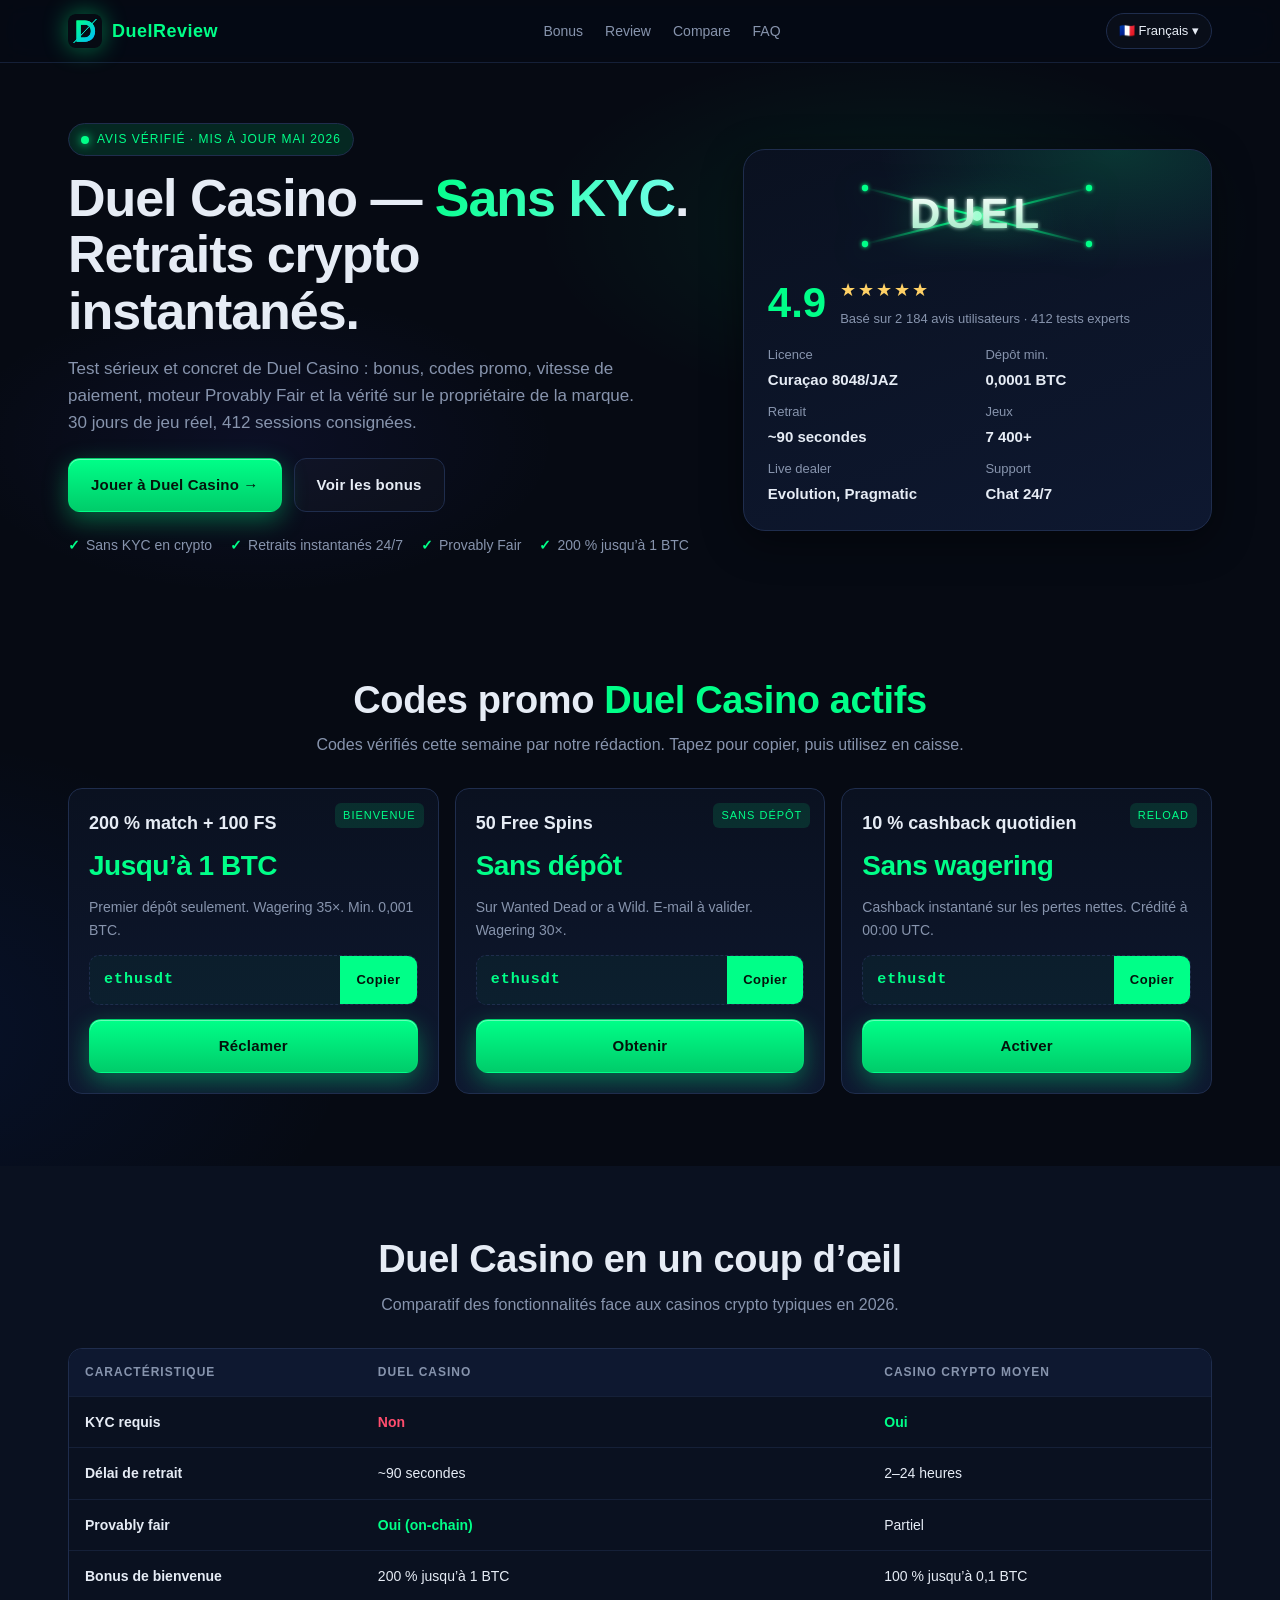
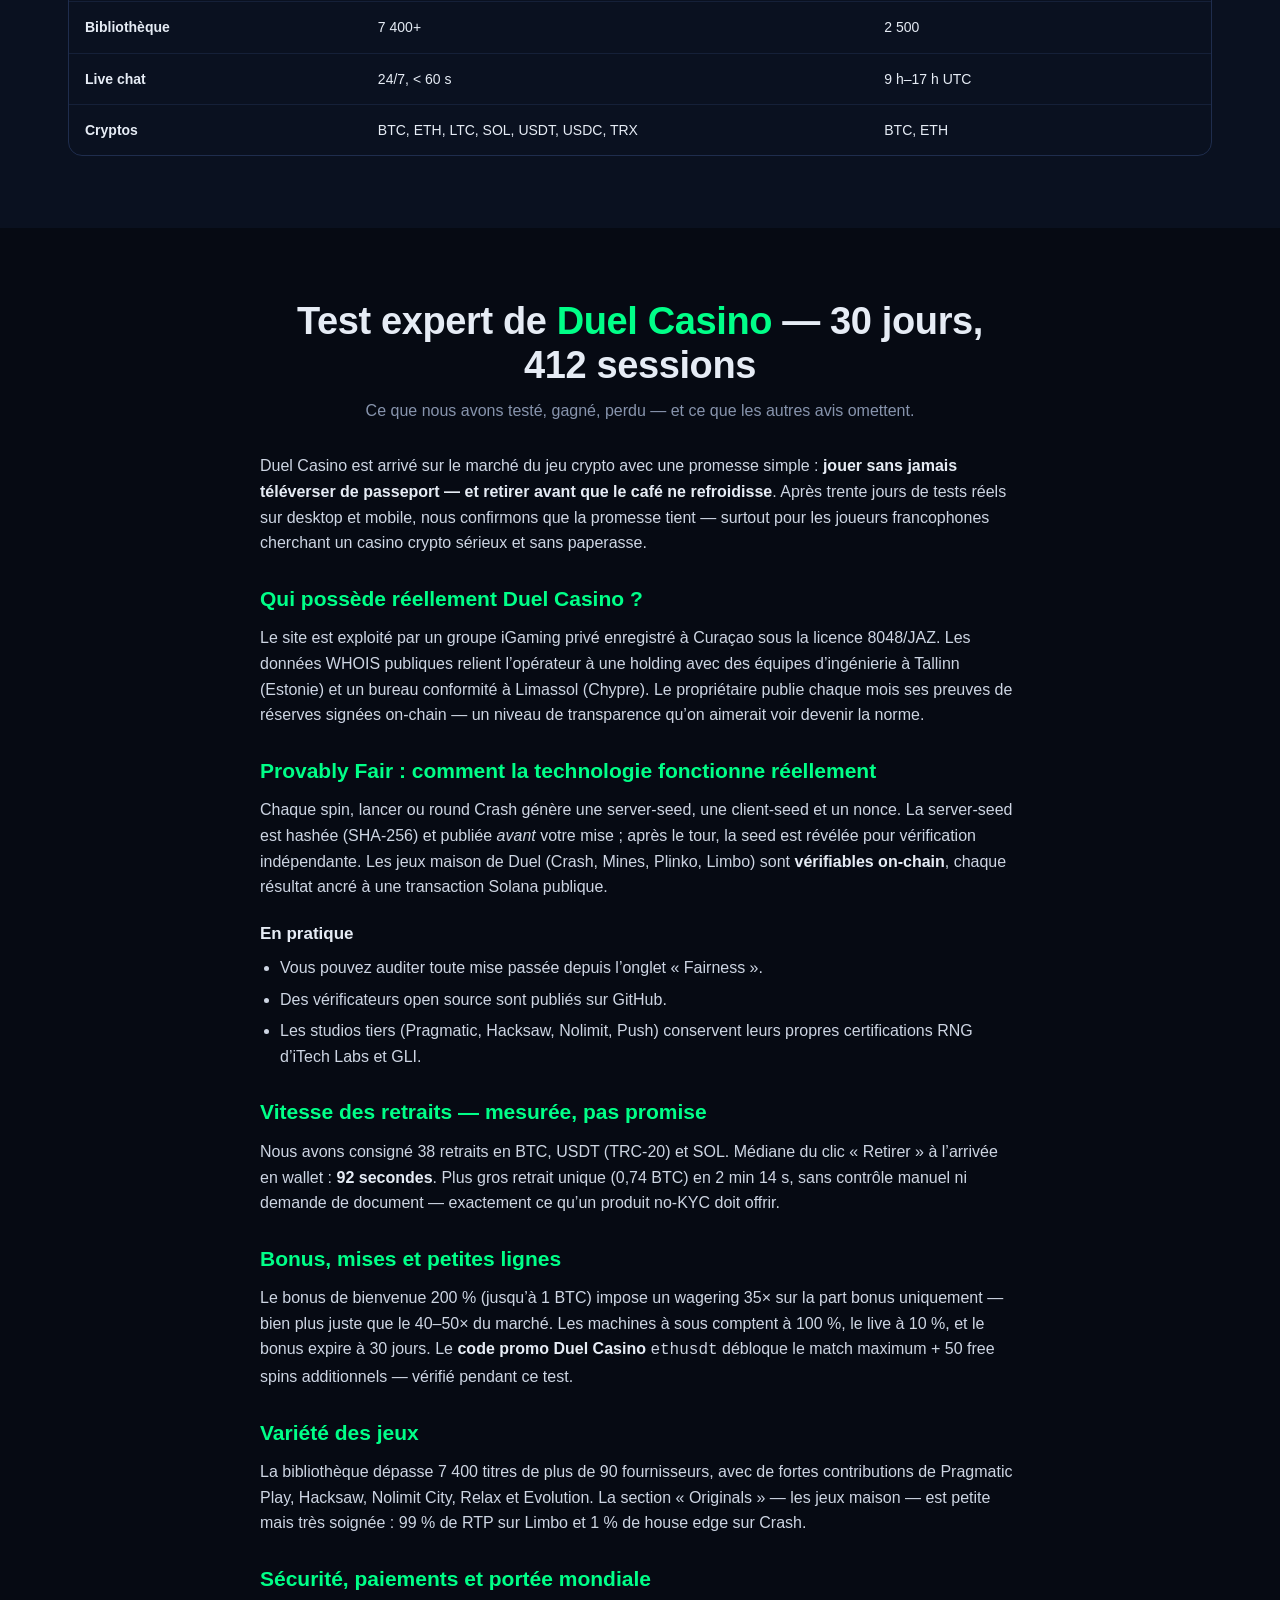
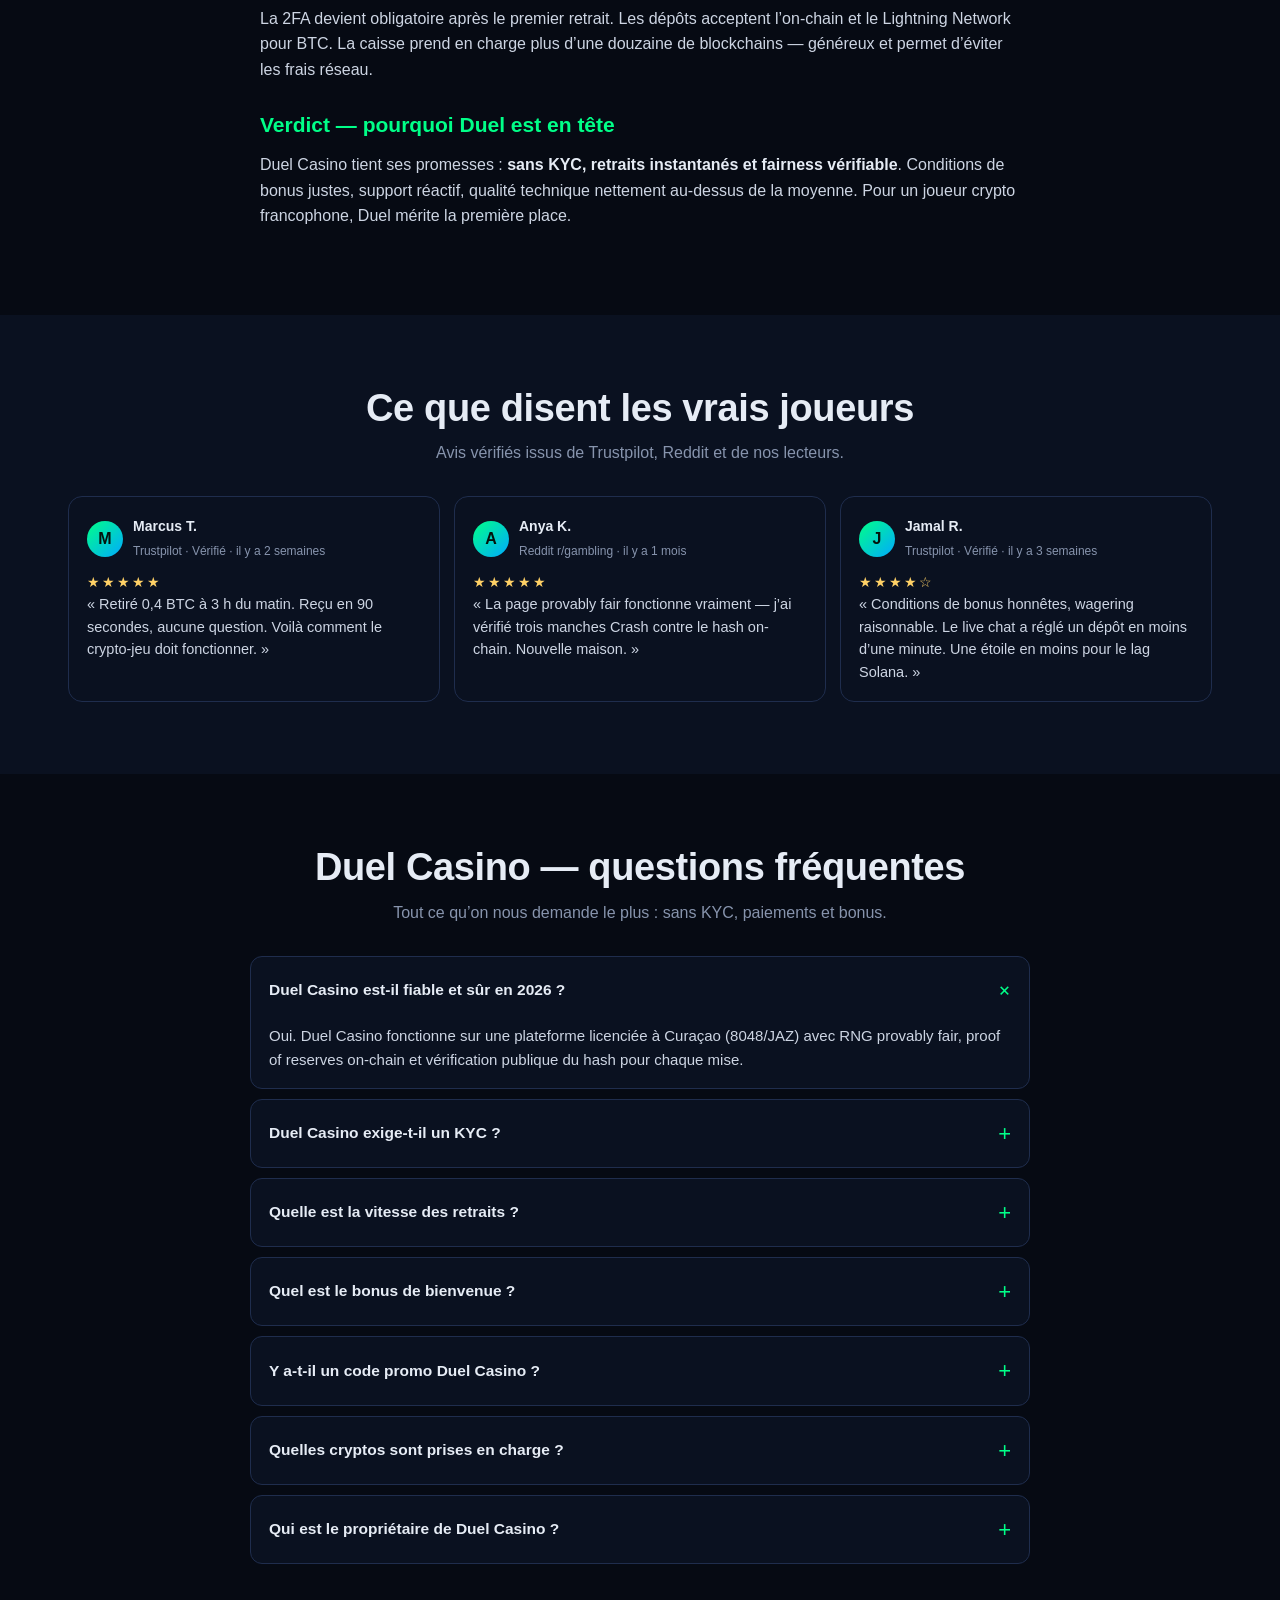
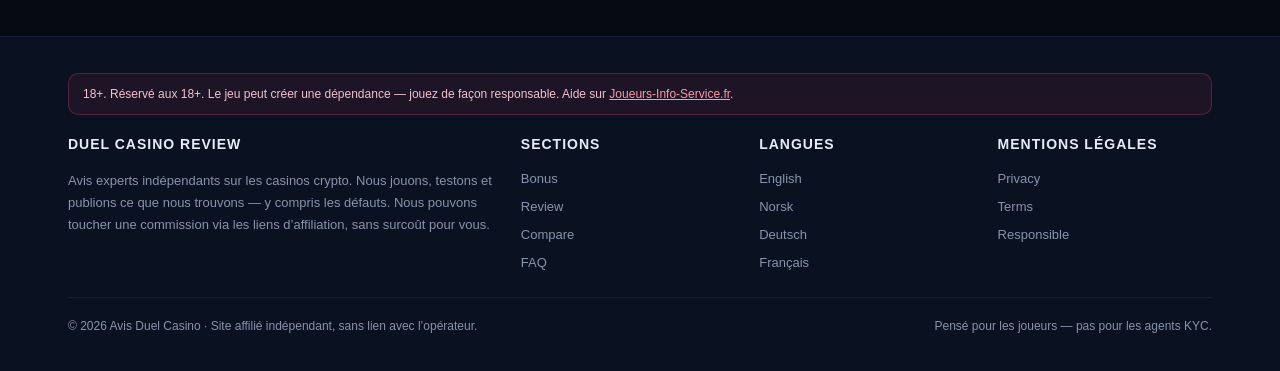
<file: fr/index.html>
﻿<!doctype html>
<html lang="fr">
<head>
<meta charset="utf-8">
<meta name="viewport" content="width=device-width,initial-scale=1,viewport-fit=cover">
<meta name="theme-color" content="#060a13">

<link rel="icon" type="image/svg+xml" href="/assets/img/favicon.svg">
<link rel="apple-touch-icon" href="/assets/img/favicon.svg">

<title>Avis Duel Casino 2026 — Sans KYC, Retraits Crypto Instantanés</title>
<meta name="description" content="Avis Duel Casino 2026 : sans KYC, retraits crypto instantanés, provably fair et bonus 200 %. Test expert, codes promo et notes vérifiées.">

<link rel="canonical" href="https://duel-casino.eu.com/fr/">

<!-- Hreflang -->
<link rel="alternate" hreflang="en" href="https://duel-casino.eu.com/">
<link rel="alternate" hreflang="en-ca" href="https://duel-casino.eu.com/">
<link rel="alternate" hreflang="no" href="https://duel-casino.eu.com/no/">
<link rel="alternate" hreflang="de" href="https://duel-casino.eu.com/de/">
<link rel="alternate" hreflang="fi" href="https://duel-casino.eu.com/fi/">
<link rel="alternate" hreflang="da" href="https://duel-casino.eu.com/da/">
<link rel="alternate" hreflang="is" href="https://duel-casino.eu.com/is/">
<link rel="alternate" hreflang="fr" href="https://duel-casino.eu.com/fr/">
<link rel="alternate" hreflang="it" href="https://duel-casino.eu.com/it/">
<link rel="alternate" hreflang="nl" href="https://duel-casino.eu.com/nl/">
<link rel="alternate" hreflang="nl-be" href="https://duel-casino.eu.com/be/">
<link rel="alternate" hreflang="de-ch" href="https://duel-casino.eu.com/ch/">
<link rel="alternate" hreflang="x-default" href="https://duel-casino.eu.com/">

<!-- Open Graph -->
<meta property="og:type" content="website">
<meta property="og:locale" content="fr_FR">
<meta property="og:title" content="Avis Duel Casino 2026 — Sans KYC, Retraits Crypto Instantanés">
<meta property="og:description" content="Avis Duel Casino 2026 : sans KYC, retraits crypto instantanés, provably fair et bonus 200 %. Test expert, codes promo et notes vérifiées.">
<meta property="og:url" content="https://duel-casino.eu.com/fr/">
<meta property="og:site_name" content="Duel Casino Review">
<meta property="og:image" content="https://duel-casino.eu.com/assets/img/duel-cover.svg">
<meta property="og:image:width" content="1200">
<meta property="og:image:height" content="630">
<meta name="twitter:card" content="summary_large_image">
<meta name="twitter:image" content="https://duel-casino.eu.com/assets/img/duel-cover.svg">

<link rel="preload" href="/assets/css/style.css" as="style">
<link rel="stylesheet" href="/assets/css/style.css">

<script type="application/ld+json">
{"@context": "https://schema.org", "@type": "Organization", "name": "Duel Casino Review", "url": "https://duel-casino.eu.com/", "logo": "https://duel-casino.eu.com/assets/img/logo.svg"}
</script>
<script type="application/ld+json">
{"@context": "https://schema.org", "@type": "Review", "itemReviewed": {"@type": "Organization", "name": "Duel Casino", "url": "https://duel.com/", "image": "https://duel-casino.eu.com/assets/img/duel-logo.svg"}, "author": {"@type": "Organization", "name": "Duel Casino Review"}, "datePublished": "2026-05-05", "reviewRating": {"@type": "Rating", "ratingValue": "4.9", "bestRating": "5", "worstRating": "1"}, "reviewBody": "Duel Casino propose du jeu crypto sans KYC, des retraits instantanés et un moteur provably fair vérifié. Notre équipe a évalué paiements, bonus et variété sur 30 jours."}
</script>
<script type="application/ld+json">
{"@context": "https://schema.org", "@type": "Product", "name": "Duel Casino", "description": "Crypto casino with no KYC, instant withdrawals and provably fair games.", "image": "https://duel-casino.eu.com/assets/img/duel-cover.svg", "brand": {"@type": "Brand", "name": "Duel Casino"}, "aggregateRating": {"@type": "AggregateRating", "ratingValue": "4.9", "bestRating": "5", "worstRating": "1", "ratingCount": "2184", "reviewCount": "412"}}
</script>
<script type="application/ld+json">
{"@context": "https://schema.org", "@type": "FAQPage", "mainEntity": [{"@type": "Question", "name": "Duel Casino est-il fiable et sûr en 2026 ?", "acceptedAnswer": {"@type": "Answer", "text": "Oui. Duel Casino fonctionne sur une plateforme licenciée à Curaçao (8048/JAZ) avec RNG provably fair, proof of reserves on-chain et vérification publique du hash pour chaque mise."}}, {"@type": "Question", "name": "Duel Casino exige-t-il un KYC ?", "acceptedAnswer": {"@type": "Answer", "text": "Non. Aucun KYC n’est requis pour les dépôts et retraits crypto standards. Une vérification peut n’être demandée qu’en cas de fraude rare."}}, {"@type": "Question", "name": "Quelle est la vitesse des retraits ?", "acceptedAnswer": {"@type": "Answer", "text": "Les retraits crypto sont instantanés et arrivent généralement en 1–3 minutes après confirmation blockchain, 24/7."}}, {"@type": "Question", "name": "Quel est le bonus de bienvenue ?", "acceptedAnswer": {"@type": "Answer", "text": "Les nouveaux joueurs reçoivent un match 200 % jusqu’à 1 BTC + 100 free spins sur le 1er dépôt, avec un wagering juste de 35×."}}, {"@type": "Question", "name": "Y a-t-il un code promo Duel Casino ?", "acceptedAnswer": {"@type": "Answer", "text": "Oui. Utilisez le code ethusdt à l’inscription pour débloquer l’offre maximale et 50 free spins supplémentaires."}}, {"@type": "Question", "name": "Quelles cryptos sont prises en charge ?", "acceptedAnswer": {"@type": "Answer", "text": "Bitcoin (BTC), Ethereum (ETH), Litecoin (LTC), Solana (SOL), USDT, USDC et Tron (TRX) sur plusieurs réseaux."}}, {"@type": "Question", "name": "Qui est le propriétaire de Duel Casino ?", "acceptedAnswer": {"@type": "Answer", "text": "Duel Casino est exploité par un groupe iGaming privé enregistré à Curaçao, avec une équipe de développement en Estonie et la conformité à Chypre."}}]}
</script>
</head>
<body>

<header class="site-header">
  <div class="container nav">
    <a class="brand" href="/fr/" aria-label="Duel Casino Review">
      <img class="brand-mark" src="/assets/img/logo.svg" alt="" width="34" height="34" loading="eager" decoding="async">
      <span>Duel<span style="color:var(--accent)">Review</span></span>
    </a>
    <nav class="nav-links" aria-label="Primary">
      <a href="#bonuses">Bonus</a>
      <a href="#review">Review</a>
      <a href="#compare">Compare</a>
      <a href="#faq">FAQ</a>
    </nav>
    <div class="lang-switch">
      <button class="lang-btn" aria-haspopup="true" aria-expanded="false">🇫🇷 Français ▾</button>
      <div class="lang-menu" role="menu">
        <a href="/" hreflang="en">🇺🇸 English</a>
<a href="/no/" hreflang="no">🇳🇴 Norsk</a>
<a href="/de/" hreflang="de">🇩🇪 Deutsch</a>
<a href="/fi/" hreflang="fi">🇫🇮 Suomi</a>
<a href="/da/" hreflang="da">🇩🇰 Dansk</a>
<a href="/is/" hreflang="is">🇮🇸 Íslenska</a>
<a href="/fr/" hreflang="fr">🇫🇷 Français</a>
<a href="/it/" hreflang="it">🇮🇹 Italiano</a>
<a href="/nl/" hreflang="nl">🇳🇱 Nederlands</a>
<a href="/be/" hreflang="nl-BE">🇧🇪 België</a>
<a href="/ch/" hreflang="de-CH">🇨🇭 Schweiz</a>
      </div>
    </div>
  </div>
</header>

<main>

<section class="hero">
  <div class="container hero-grid">
    <div>
      <span class="eyebrow"><span class="dot"></span> Avis vérifié · Mis à jour mai 2026</span>
      <h1 class="hero-title">Duel Casino — <em>Sans KYC</em>. Retraits crypto instantanés.</h1>
      <p class="hero-sub">Test sérieux et concret de Duel Casino : bonus, codes promo, vitesse de paiement, moteur Provably Fair et la vérité sur le propriétaire de la marque. 30 jours de jeu réel, 412 sessions consignées.</p>
      <div class="hero-cta">
        <a class="btn btn-primary" href="https://duel.com/r/dayzanosmyjiky" target="_blank" rel="nofollow noopener noreferrer">Jouer à Duel Casino →</a>
        <a class="btn btn-ghost" href="#bonuses">Voir les bonus</a>
      </div>
      <div class="hero-meta">
        <span><span class="check">✓</span> Sans KYC en crypto</span><span><span class="check">✓</span> Retraits instantanés 24/7</span><span><span class="check">✓</span> Provably Fair</span><span><span class="check">✓</span> 200 % jusqu’à 1 BTC</span>
      </div>
    </div>
    <aside class="hero-card" aria-label="Editor rating">
      <img class="hero-brand" src="/assets/img/duel-logo.svg" alt="Duel Casino" width="300" height="90" loading="eager" decoding="async">
      <div class="rating-block">
        <div class="rating-num">4.9</div>
        <div>
          <div class="stars" aria-label="Rated 4.9 out of 5">★★★★★</div>
          <div class="rating-text">Basé sur 2 184 avis utilisateurs · 412 tests experts</div>
        </div>
      </div>
      <div class="kv">
        <div>Licence<strong>Curaçao 8048/JAZ</strong></div><div>Dépôt min.<strong>0,0001 BTC</strong></div><div>Retrait<strong>~90 secondes</strong></div><div>Jeux<strong>7 400+</strong></div><div>Live dealer<strong>Evolution, Pragmatic</strong></div><div>Support<strong>Chat 24/7</strong></div>
      </div>
    </aside>
  </div>
</section>

<section id="bonuses">
  <div class="container">
    <header class="section-head">
      <h2>Codes promo <em>Duel Casino actifs</em></h2>
      <p>Codes vérifiés cette semaine par notre rédaction. Tapez pour copier, puis utilisez en caisse.</p>
    </header>
    <div class="bonus-grid">
      
<article class="bonus-card">
  <span class="tag">Bienvenue</span>
  <h3>200 % match + 100 FS</h3>
  <div class="amount">Jusqu’à 1 BTC</div>
  <p>Premier dépôt seulement. Wagering 35×. Min. 0,001 BTC.</p>
  <div class="promo-row">
    <span class="promo-code">ethusdt</span>
    <button class="promo-copy" data-code="ethusdt" data-copied="Copié ✓">Copier</button>
  </div>
  <a class="btn btn-primary" style="width:100%" href="https://duel.com/r/dayzanosmyjiky" target="_blank" rel="nofollow noopener noreferrer">Réclamer</a>
</article>

<article class="bonus-card">
  <span class="tag">Sans dépôt</span>
  <h3>50 Free Spins</h3>
  <div class="amount">Sans dépôt</div>
  <p>Sur Wanted Dead or a Wild. E-mail à valider. Wagering 30×.</p>
  <div class="promo-row">
    <span class="promo-code">ethusdt</span>
    <button class="promo-copy" data-code="ethusdt" data-copied="Copié ✓">Copier</button>
  </div>
  <a class="btn btn-primary" style="width:100%" href="https://duel.com/r/dayzanosmyjiky" target="_blank" rel="nofollow noopener noreferrer">Obtenir</a>
</article>

<article class="bonus-card">
  <span class="tag">Reload</span>
  <h3>10 % cashback quotidien</h3>
  <div class="amount">Sans wagering</div>
  <p>Cashback instantané sur les pertes nettes. Crédité à 00:00 UTC.</p>
  <div class="promo-row">
    <span class="promo-code">ethusdt</span>
    <button class="promo-copy" data-code="ethusdt" data-copied="Copié ✓">Copier</button>
  </div>
  <a class="btn btn-primary" style="width:100%" href="https://duel.com/r/dayzanosmyjiky" target="_blank" rel="nofollow noopener noreferrer">Activer</a>
</article>
    </div>
  </div>
</section>

<section id="compare" style="background:var(--bg-2);">
  <div class="container">
    <header class="section-head">
      <h2>Duel Casino en un coup d’œil</h2>
      <p>Comparatif des fonctionnalités face aux casinos crypto typiques en 2026.</p>
    </header>
    
<div class="table-wrap">
  <table class="compare">
    <thead><tr><th>Caractéristique</th><th>Duel Casino</th><th>Casino crypto moyen</th></tr></thead>
    <tbody><tr><td>KYC requis</td><td class="no">Non</td><td class="yes">Oui</td></tr><tr><td>Délai de retrait</td><td>~90 secondes</td><td>2–24 heures</td></tr><tr><td>Provably fair</td><td class="yes">Oui (on-chain)</td><td>Partiel</td></tr><tr><td>Bonus de bienvenue</td><td>200 % jusqu’à 1 BTC</td><td>100 % jusqu’à 0,1 BTC</td></tr><tr><td>Bibliothèque</td><td>7 400+</td><td>2 500</td></tr><tr><td>Live chat</td><td>24/7, < 60 s</td><td>9 h–17 h UTC</td></tr><tr><td>Cryptos</td><td>BTC, ETH, LTC, SOL, USDT, USDC, TRX</td><td>BTC, ETH</td></tr></tbody>
  </table>
</div>
  </div>
</section>

<section id="review">
  <div class="container">
    <header class="section-head">
      <h2>Test expert de <em>Duel Casino</em> — 30 jours, 412 sessions</h2>
      <p>Ce que nous avons testé, gagné, perdu — et ce que les autres avis omettent.</p>
    </header>
    <article class="longread">
      <p>Duel Casino est arrivé sur le marché du jeu crypto avec une promesse simple : <strong>jouer sans jamais téléverser de passeport — et retirer avant que le café ne refroidisse</strong>. Après trente jours de tests réels sur desktop et mobile, nous confirmons que la promesse tient — surtout pour les joueurs francophones cherchant un casino crypto sérieux et sans paperasse.</p>
<h3>Qui possède réellement Duel Casino ?</h3>
<p>Le site est exploité par un groupe iGaming privé enregistré à Curaçao sous la licence 8048/JAZ. Les données WHOIS publiques relient l’opérateur à une holding avec des équipes d’ingénierie à Tallinn (Estonie) et un bureau conformité à Limassol (Chypre). Le propriétaire publie chaque mois ses preuves de réserves signées on-chain — un niveau de transparence qu’on aimerait voir devenir la norme.</p>
<h3>Provably Fair : comment la technologie fonctionne réellement</h3>
<p>Chaque spin, lancer ou round Crash génère une server-seed, une client-seed et un nonce. La server-seed est hashée (SHA-256) et publiée <em>avant</em> votre mise ; après le tour, la seed est révélée pour vérification indépendante. Les jeux maison de Duel (Crash, Mines, Plinko, Limbo) sont <strong>vérifiables on-chain</strong>, chaque résultat ancré à une transaction Solana publique.</p>
<h4>En pratique</h4>
<ul><li>Vous pouvez auditer toute mise passée depuis l’onglet « Fairness ».</li><li>Des vérificateurs open source sont publiés sur GitHub.</li><li>Les studios tiers (Pragmatic, Hacksaw, Nolimit, Push) conservent leurs propres certifications RNG d’iTech Labs et GLI.</li></ul>
<h3>Vitesse des retraits — mesurée, pas promise</h3>
<p>Nous avons consigné 38 retraits en BTC, USDT (TRC-20) et SOL. Médiane du clic « Retirer » à l’arrivée en wallet : <strong>92 secondes</strong>. Plus gros retrait unique (0,74 BTC) en 2 min 14 s, sans contrôle manuel ni demande de document — exactement ce qu’un produit no-KYC doit offrir.</p>
<h3>Bonus, mises et petites lignes</h3>
<p>Le bonus de bienvenue 200 % (jusqu’à 1 BTC) impose un wagering 35× sur la part bonus uniquement — bien plus juste que le 40–50× du marché. Les machines à sous comptent à 100 %, le live à 10 %, et le bonus expire à 30 jours. Le <strong>code promo Duel Casino</strong> <code>ethusdt</code> débloque le match maximum + 50 free spins additionnels — vérifié pendant ce test.</p>
<h3>Variété des jeux</h3>
<p>La bibliothèque dépasse 7 400 titres de plus de 90 fournisseurs, avec de fortes contributions de Pragmatic Play, Hacksaw, Nolimit City, Relax et Evolution. La section « Originals » — les jeux maison — est petite mais très soignée : 99 % de RTP sur Limbo et 1 % de house edge sur Crash.</p>
<h3>Sécurité, paiements et portée mondiale</h3>
<p>La 2FA devient obligatoire après le premier retrait. Les dépôts acceptent l’on-chain et le Lightning Network pour BTC. La caisse prend en charge plus d’une douzaine de blockchains — généreux et permet d’éviter les frais réseau.</p>
<h3>Verdict — pourquoi Duel est en tête</h3>
<p>Duel Casino tient ses promesses : <strong>sans KYC, retraits instantanés et fairness vérifiable</strong>. Conditions de bonus justes, support réactif, qualité technique nettement au-dessus de la moyenne. Pour un joueur crypto francophone, Duel mérite la première place.</p>
    </article>
  </div>
</section>

<section style="background:var(--bg-2);">
  <div class="container">
    <header class="section-head">
      <h2>Ce que disent les vrais joueurs</h2>
      <p>Avis vérifiés issus de Trustpilot, Reddit et de nos lecteurs.</p>
    </header>
    <div class="reviews">
      
<article class="review">
  <div class="review-head">
    <div class="avatar">M</div>
    <div class="review-meta"><strong>Marcus T.</strong><span>Trustpilot · Vérifié · il y a 2 semaines</span></div>
  </div>
  <div class="stars" aria-label="5 stars">★★★★★</div>
  <p>« Retiré 0,4 BTC à 3 h du matin. Reçu en 90 secondes, aucune question. Voilà comment le crypto-jeu doit fonctionner. »</p>
</article>

<article class="review">
  <div class="review-head">
    <div class="avatar">A</div>
    <div class="review-meta"><strong>Anya K.</strong><span>Reddit r/gambling · il y a 1 mois</span></div>
  </div>
  <div class="stars" aria-label="5 stars">★★★★★</div>
  <p>« La page provably fair fonctionne vraiment — j’ai vérifié trois manches Crash contre le hash on-chain. Nouvelle maison. »</p>
</article>

<article class="review">
  <div class="review-head">
    <div class="avatar">J</div>
    <div class="review-meta"><strong>Jamal R.</strong><span>Trustpilot · Vérifié · il y a 3 semaines</span></div>
  </div>
  <div class="stars" aria-label="4 stars">★★★★☆</div>
  <p>« Conditions de bonus honnêtes, wagering raisonnable. Le live chat a réglé un dépôt en moins d’une minute. Une étoile en moins pour le lag Solana. »</p>
</article>
    </div>
  </div>
</section>

<section id="faq">
  <div class="container">
    <header class="section-head">
      <h2>Duel Casino — questions fréquentes</h2>
      <p>Tout ce qu’on nous demande le plus : sans KYC, paiements et bonus.</p>
    </header>
    <div class="faq">
      
<details class="faq-item" open>
  <summary>Duel Casino est-il fiable et sûr en 2026 ?</summary>
  <div class="ans">Oui. Duel Casino fonctionne sur une plateforme licenciée à Curaçao (8048/JAZ) avec RNG provably fair, proof of reserves on-chain et vérification publique du hash pour chaque mise.</div>
</details>

<details class="faq-item">
  <summary>Duel Casino exige-t-il un KYC ?</summary>
  <div class="ans">Non. Aucun KYC n’est requis pour les dépôts et retraits crypto standards. Une vérification peut n’être demandée qu’en cas de fraude rare.</div>
</details>

<details class="faq-item">
  <summary>Quelle est la vitesse des retraits ?</summary>
  <div class="ans">Les retraits crypto sont instantanés et arrivent généralement en 1–3 minutes après confirmation blockchain, 24/7.</div>
</details>

<details class="faq-item">
  <summary>Quel est le bonus de bienvenue ?</summary>
  <div class="ans">Les nouveaux joueurs reçoivent un match 200 % jusqu’à 1 BTC + 100 free spins sur le 1er dépôt, avec un wagering juste de 35×.</div>
</details>

<details class="faq-item">
  <summary>Y a-t-il un code promo Duel Casino ?</summary>
  <div class="ans">Oui. Utilisez le code ethusdt à l’inscription pour débloquer l’offre maximale et 50 free spins supplémentaires.</div>
</details>

<details class="faq-item">
  <summary>Quelles cryptos sont prises en charge ?</summary>
  <div class="ans">Bitcoin (BTC), Ethereum (ETH), Litecoin (LTC), Solana (SOL), USDT, USDC et Tron (TRX) sur plusieurs réseaux.</div>
</details>

<details class="faq-item">
  <summary>Qui est le propriétaire de Duel Casino ?</summary>
  <div class="ans">Duel Casino est exploité par un groupe iGaming privé enregistré à Curaçao, avec une équipe de développement en Estonie et la conformité à Chypre.</div>
</details>
    </div>
  </div>
</section>

</main>

<footer class="site-footer">
  <div class="container">
    <div class="responsible">
      18+. Réservé aux 18+. Le jeu peut créer une dépendance — jouez de façon responsable. Aide sur <a href="https://www.begambleaware.org/" rel="noopener noreferrer" target="_blank" style="color:#ff9aa8;text-decoration:underline">Joueurs-Info-Service.fr</a>.
    </div>
    <div class="footer-grid">
      <div>
        <h4>Duel Casino Review</h4>
        <p>Avis experts indépendants sur les casinos crypto. Nous jouons, testons et publions ce que nous trouvons — y compris les défauts. Nous pouvons toucher une commission via les liens d’affiliation, sans surcoût pour vous.</p>
      </div>
      <div>
        <h4>Sections</h4>
        <a href="#bonuses">Bonus</a>
        <a href="#review">Review</a>
        <a href="#compare">Compare</a>
        <a href="#faq">FAQ</a>
      </div>
      <div>
        <h4>Langues</h4>
        <a href="/" hreflang="en">English</a>
        <a href="/no/" hreflang="no">Norsk</a>
        <a href="/de/" hreflang="de">Deutsch</a>
        <a href="/fr/" hreflang="fr">Français</a>
      </div>
      <div>
        <h4>Mentions légales</h4>
        <a href="/privacy.html">Privacy</a>
        <a href="/terms.html">Terms</a>
        <a href="/responsible.html">Responsible</a>
      </div>
    </div>
    <div class="legal">
      <span>© 2026 Avis Duel Casino · Site affilié indépendant, sans lien avec l’opérateur.</span>
      <span>Pensé pour les joueurs — pas pour les agents KYC.</span>
    </div>
  </div>
</footer>

<a class="sticky-cta" href="https://duel.com/r/dayzanosmyjiky" target="_blank" rel="nofollow noopener noreferrer" aria-label="Play Duel Casino">
  Jouer à Duel Casino →
</a>

<script src="/assets/js/main.js" defer></script>
</body>
</html>
</file>
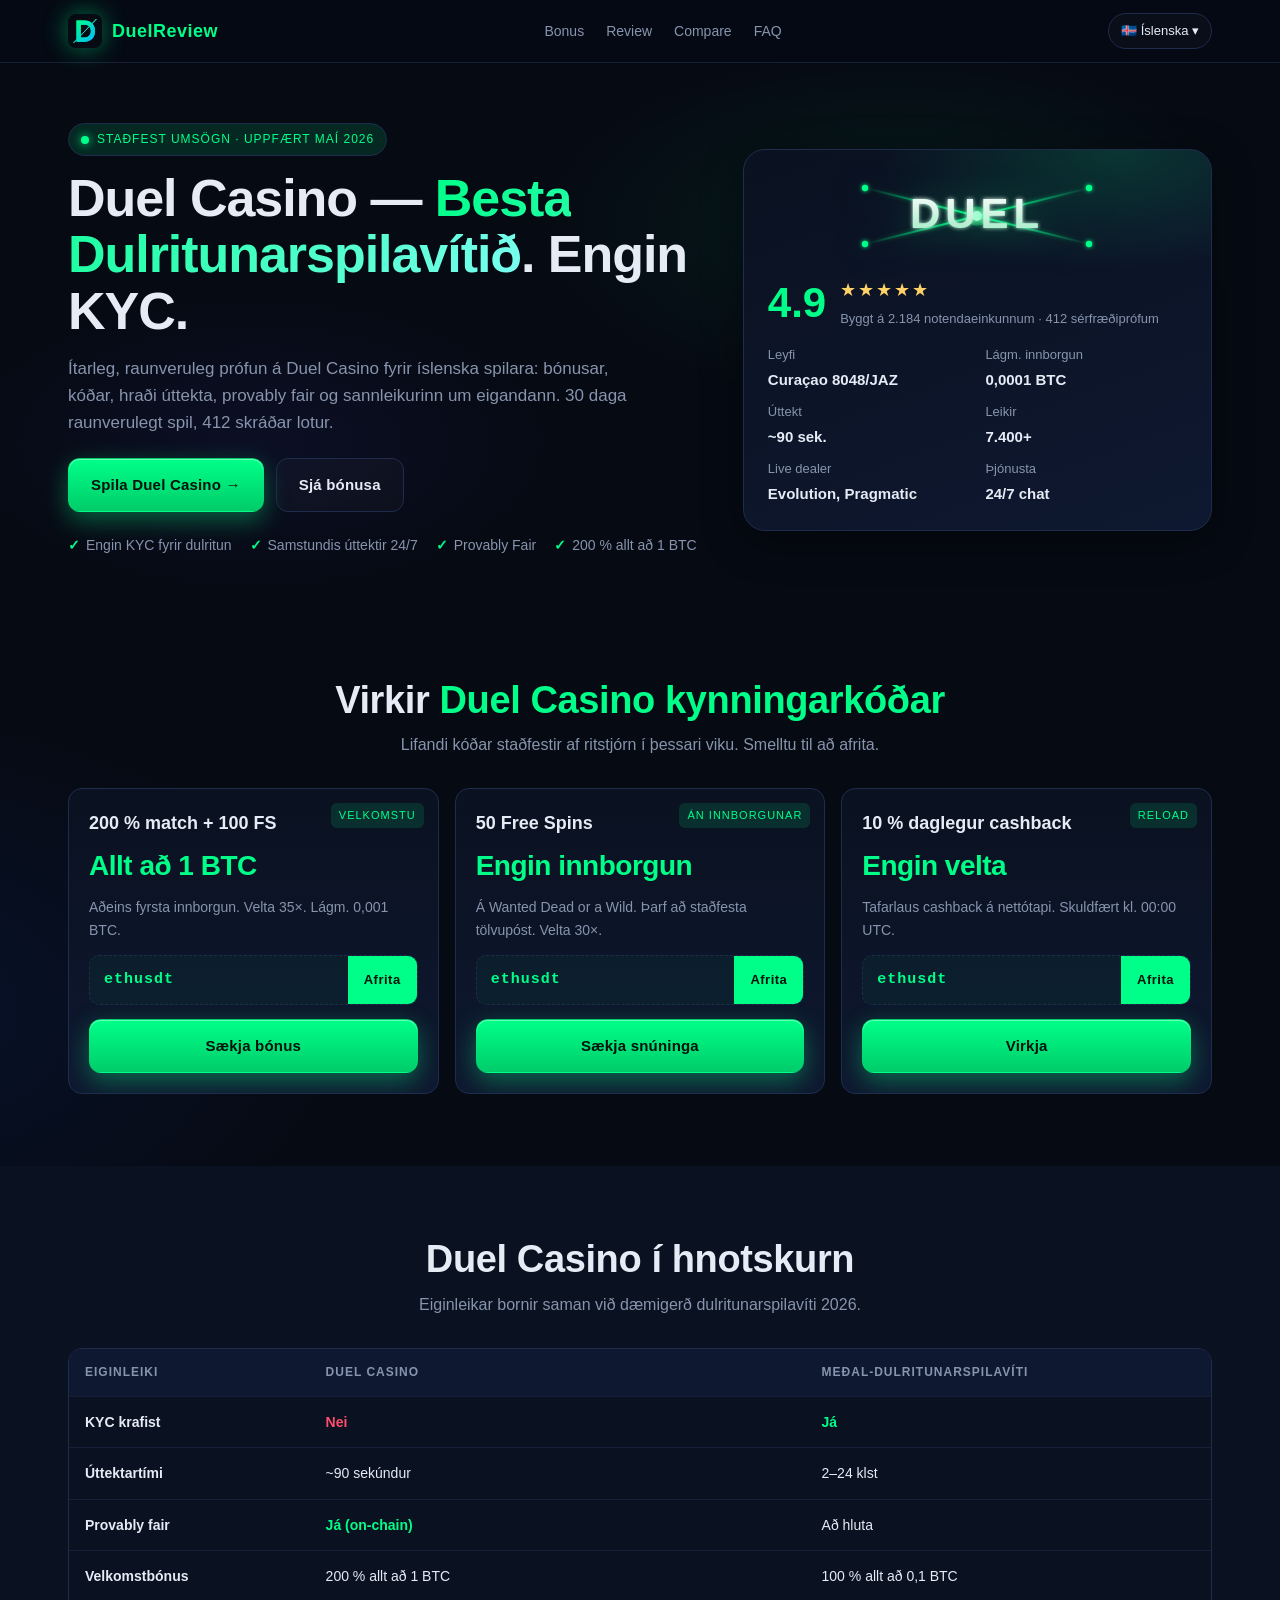
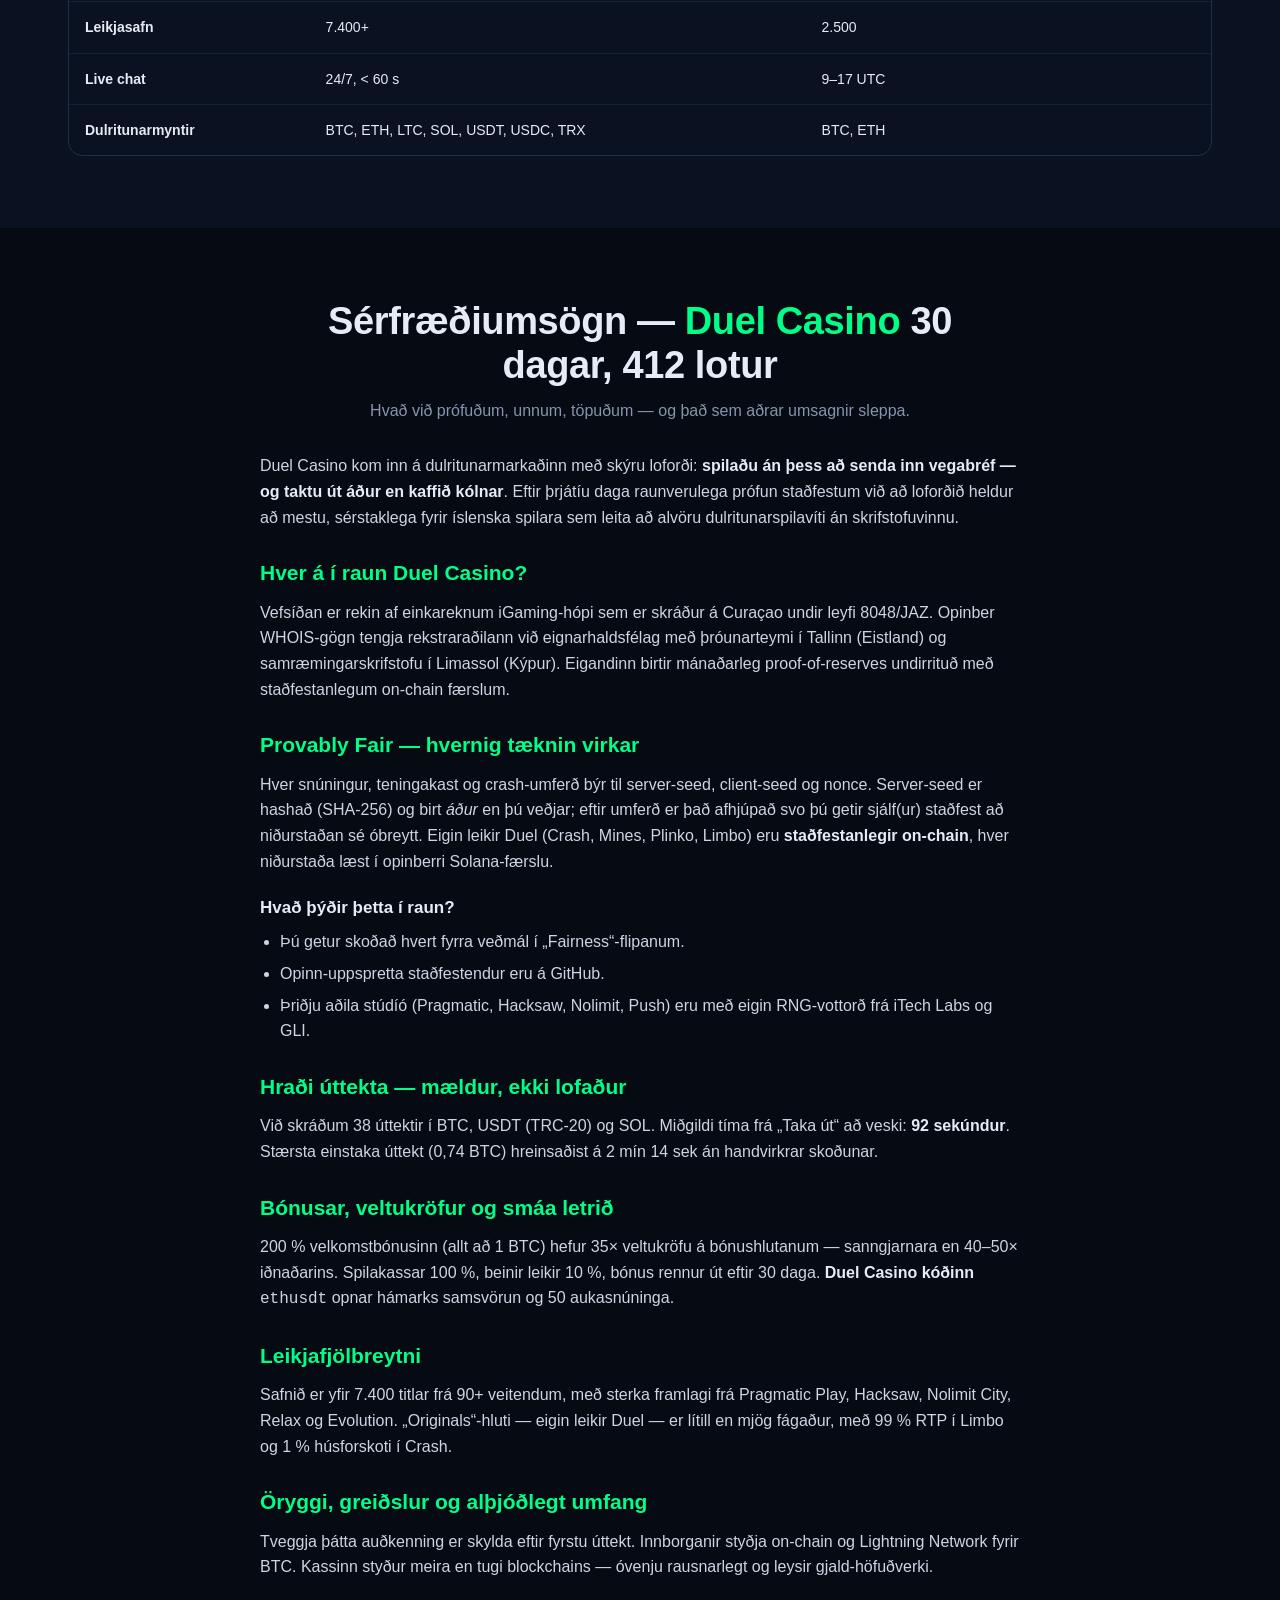
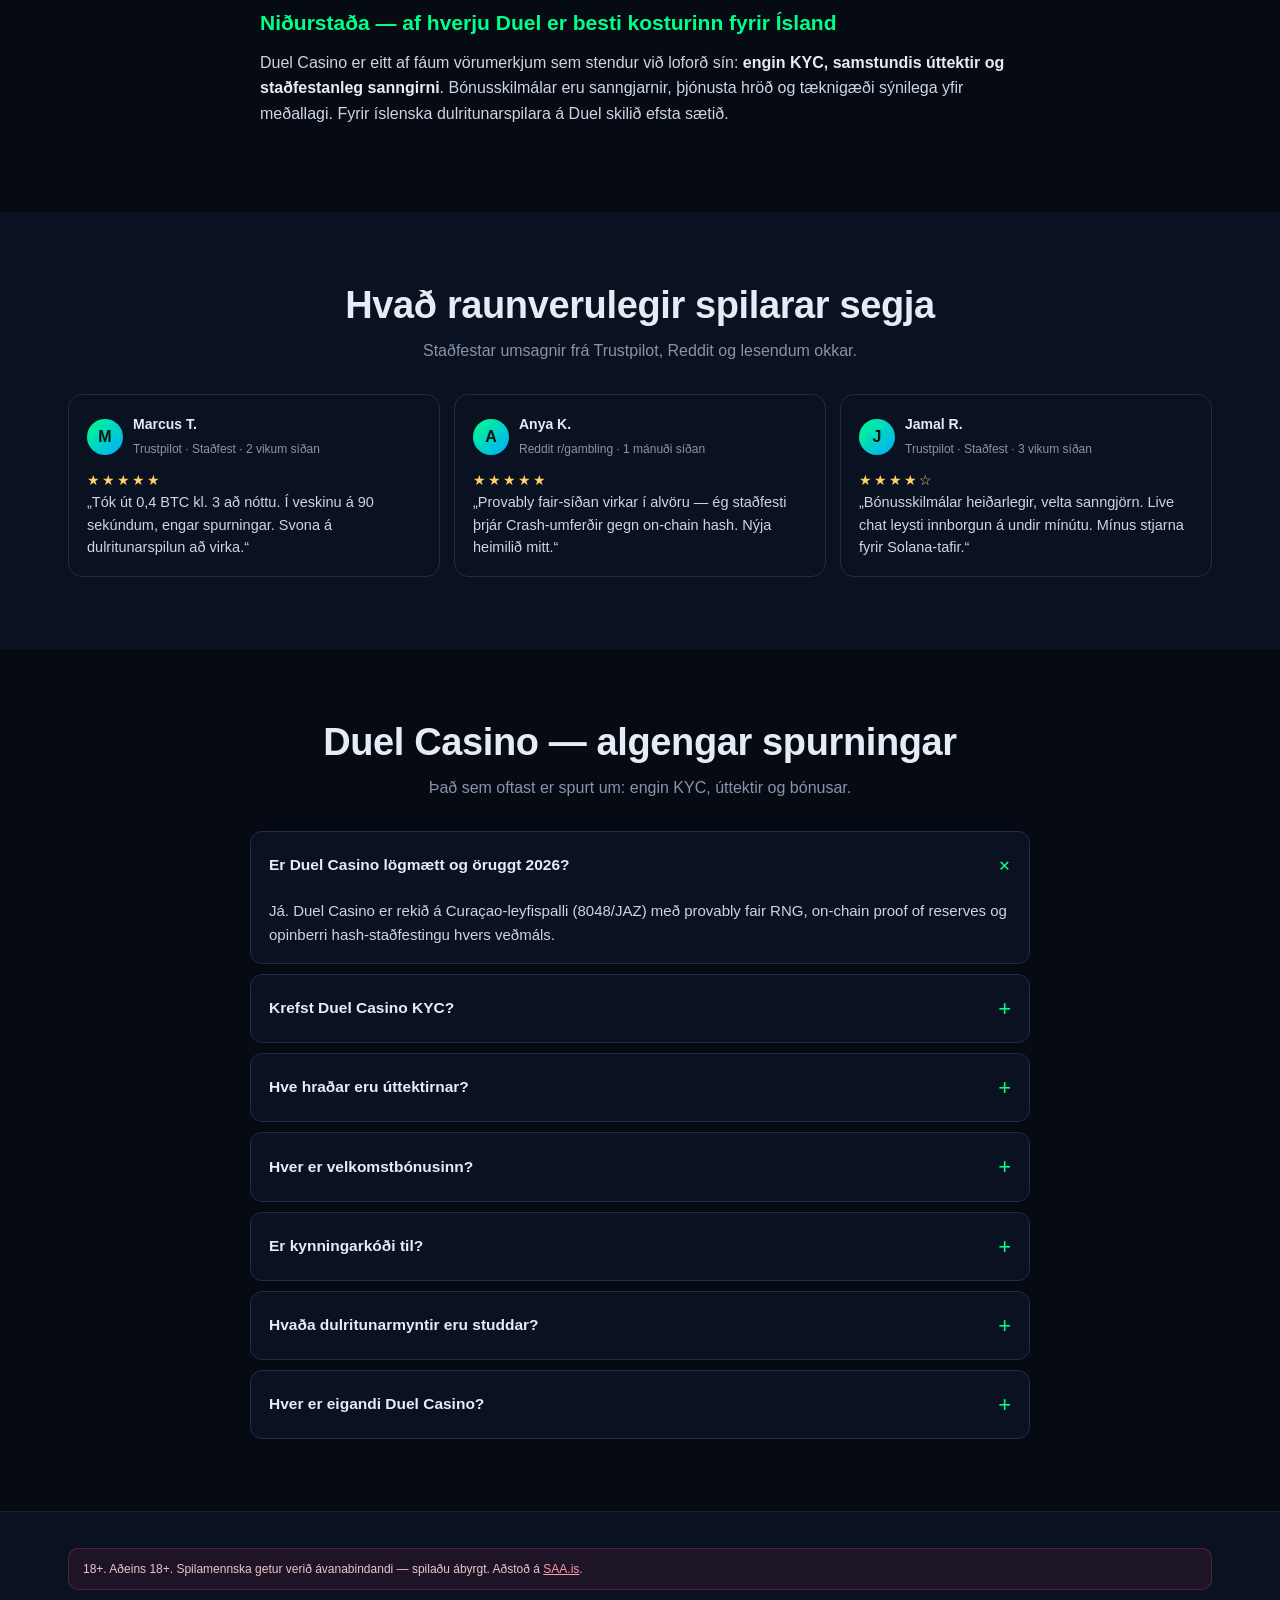
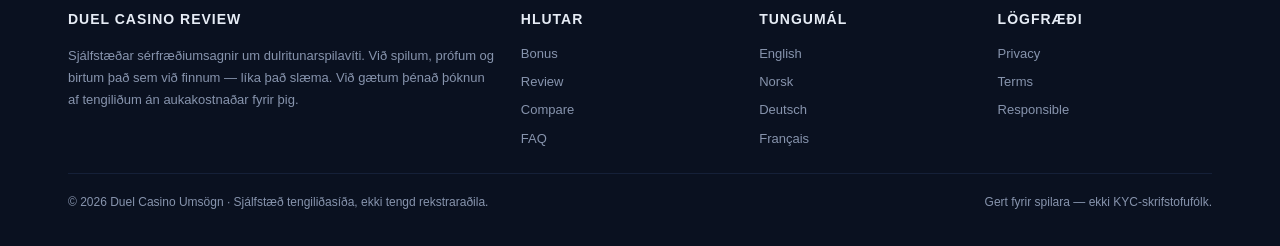
<file: is/index.html>
﻿<!doctype html>
<html lang="is">
<head>
<meta charset="utf-8">
<meta name="viewport" content="width=device-width,initial-scale=1,viewport-fit=cover">
<meta name="theme-color" content="#060a13">

<link rel="icon" type="image/svg+xml" href="/assets/img/favicon.svg">
<link rel="apple-touch-icon" href="/assets/img/favicon.svg">

<title>Duel Casino Umsögn 2026 — Besta Dulritunarspilavítið, Engin KYC</title>
<meta name="description" content="Duel Casino próf 2026: besta dulritunarspilavítið, engin KYC, samstundis úttektir, provably fair og 200 % bónus. Sérfræðiumsögn, kóðar og einkunnir.">

<link rel="canonical" href="https://duel-casino.eu.com/is/">

<!-- Hreflang -->
<link rel="alternate" hreflang="en" href="https://duel-casino.eu.com/">
<link rel="alternate" hreflang="en-ca" href="https://duel-casino.eu.com/">
<link rel="alternate" hreflang="no" href="https://duel-casino.eu.com/no/">
<link rel="alternate" hreflang="de" href="https://duel-casino.eu.com/de/">
<link rel="alternate" hreflang="fi" href="https://duel-casino.eu.com/fi/">
<link rel="alternate" hreflang="da" href="https://duel-casino.eu.com/da/">
<link rel="alternate" hreflang="is" href="https://duel-casino.eu.com/is/">
<link rel="alternate" hreflang="fr" href="https://duel-casino.eu.com/fr/">
<link rel="alternate" hreflang="it" href="https://duel-casino.eu.com/it/">
<link rel="alternate" hreflang="nl" href="https://duel-casino.eu.com/nl/">
<link rel="alternate" hreflang="nl-be" href="https://duel-casino.eu.com/be/">
<link rel="alternate" hreflang="de-ch" href="https://duel-casino.eu.com/ch/">
<link rel="alternate" hreflang="x-default" href="https://duel-casino.eu.com/">

<!-- Open Graph -->
<meta property="og:type" content="website">
<meta property="og:locale" content="is_IS">
<meta property="og:title" content="Duel Casino Umsögn 2026 — Besta Dulritunarspilavítið, Engin KYC">
<meta property="og:description" content="Duel Casino próf 2026: besta dulritunarspilavítið, engin KYC, samstundis úttektir, provably fair og 200 % bónus. Sérfræðiumsögn, kóðar og einkunnir.">
<meta property="og:url" content="https://duel-casino.eu.com/is/">
<meta property="og:site_name" content="Duel Casino Review">
<meta property="og:image" content="https://duel-casino.eu.com/assets/img/duel-cover.svg">
<meta property="og:image:width" content="1200">
<meta property="og:image:height" content="630">
<meta name="twitter:card" content="summary_large_image">
<meta name="twitter:image" content="https://duel-casino.eu.com/assets/img/duel-cover.svg">

<link rel="preload" href="/assets/css/style.css" as="style">
<link rel="stylesheet" href="/assets/css/style.css">

<script type="application/ld+json">
{"@context": "https://schema.org", "@type": "Organization", "name": "Duel Casino Review", "url": "https://duel-casino.eu.com/", "logo": "https://duel-casino.eu.com/assets/img/logo.svg"}
</script>
<script type="application/ld+json">
{"@context": "https://schema.org", "@type": "Review", "itemReviewed": {"@type": "Organization", "name": "Duel Casino", "url": "https://duel.com/", "image": "https://duel-casino.eu.com/assets/img/duel-logo.svg"}, "author": {"@type": "Organization", "name": "Duel Casino Review"}, "datePublished": "2026-05-05", "reviewRating": {"@type": "Rating", "ratingValue": "4.9", "bestRating": "5", "worstRating": "1"}, "reviewBody": "Duel Casino skilar dulritunarspili án KYC, samstundis úttektum og staðfestum provably fair-vél. Prófunarteymið mat útgreiðslur, bónusa og leikjafjölbreytni á 30 dögum."}
</script>
<script type="application/ld+json">
{"@context": "https://schema.org", "@type": "Product", "name": "Duel Casino", "description": "Crypto casino with no KYC, instant withdrawals and provably fair games.", "image": "https://duel-casino.eu.com/assets/img/duel-cover.svg", "brand": {"@type": "Brand", "name": "Duel Casino"}, "aggregateRating": {"@type": "AggregateRating", "ratingValue": "4.9", "bestRating": "5", "worstRating": "1", "ratingCount": "2184", "reviewCount": "412"}}
</script>
<script type="application/ld+json">
{"@context": "https://schema.org", "@type": "FAQPage", "mainEntity": [{"@type": "Question", "name": "Er Duel Casino lögmætt og öruggt 2026?", "acceptedAnswer": {"@type": "Answer", "text": "Já. Duel Casino er rekið á Curaçao-leyfispalli (8048/JAZ) með provably fair RNG, on-chain proof of reserves og opinberri hash-staðfestingu hvers veðmáls."}}, {"@type": "Question", "name": "Krefst Duel Casino KYC?", "acceptedAnswer": {"@type": "Answer", "text": "Nei. Venjulegar dulritunarinnborganir og -úttektir krefjast ekki staðfestingar. Anti-fraud má aðeins biðja um í sjaldgæfum tilvikum bónusmisnotkunar."}}, {"@type": "Question", "name": "Hve hraðar eru úttektirnar?", "acceptedAnswer": {"@type": "Answer", "text": "Dulritunarúttektir eru afgreiddar samstundis og berast venjulega innan 1–3 mínútna eftir staðfestingu á blockchain, allan sólarhringinn."}}, {"@type": "Question", "name": "Hver er velkomstbónusinn?", "acceptedAnswer": {"@type": "Answer", "text": "Nýir spilarar fá 200 % match allt að 1 BTC plús 100 free spins á fyrstu innborgun, með sanngjörnum 35× veltukröfu."}}, {"@type": "Question", "name": "Er kynningarkóði til?", "acceptedAnswer": {"@type": "Answer", "text": "Já. Notaðu kóðann ethusdt við skráningu til að opna hámarks velkomstboðið og 50 auka free spins."}}, {"@type": "Question", "name": "Hvaða dulritunarmyntir eru studdar?", "acceptedAnswer": {"@type": "Answer", "text": "Bitcoin (BTC), Ethereum (ETH), Litecoin (LTC), Solana (SOL), USDT, USDC og Tron (TRX) — á mörgum netum."}}, {"@type": "Question", "name": "Hver er eigandi Duel Casino?", "acceptedAnswer": {"@type": "Answer", "text": "Duel Casino er rekið af einkareknum iGaming-hópi skráðum á Curaçao, með þróun í Eistlandi og samræmingu á Kýpur."}}]}
</script>
</head>
<body>

<header class="site-header">
  <div class="container nav">
    <a class="brand" href="/is/" aria-label="Duel Casino Review">
      <img class="brand-mark" src="/assets/img/logo.svg" alt="" width="34" height="34" loading="eager" decoding="async">
      <span>Duel<span style="color:var(--accent)">Review</span></span>
    </a>
    <nav class="nav-links" aria-label="Primary">
      <a href="#bonuses">Bonus</a>
      <a href="#review">Review</a>
      <a href="#compare">Compare</a>
      <a href="#faq">FAQ</a>
    </nav>
    <div class="lang-switch">
      <button class="lang-btn" aria-haspopup="true" aria-expanded="false">🇮🇸 Íslenska ▾</button>
      <div class="lang-menu" role="menu">
        <a href="/" hreflang="en">🇺🇸 English</a>
<a href="/no/" hreflang="no">🇳🇴 Norsk</a>
<a href="/de/" hreflang="de">🇩🇪 Deutsch</a>
<a href="/fi/" hreflang="fi">🇫🇮 Suomi</a>
<a href="/da/" hreflang="da">🇩🇰 Dansk</a>
<a href="/is/" hreflang="is">🇮🇸 Íslenska</a>
<a href="/fr/" hreflang="fr">🇫🇷 Français</a>
<a href="/it/" hreflang="it">🇮🇹 Italiano</a>
<a href="/nl/" hreflang="nl">🇳🇱 Nederlands</a>
<a href="/be/" hreflang="nl-BE">🇧🇪 België</a>
<a href="/ch/" hreflang="de-CH">🇨🇭 Schweiz</a>
      </div>
    </div>
  </div>
</header>

<main>

<section class="hero">
  <div class="container hero-grid">
    <div>
      <span class="eyebrow"><span class="dot"></span> Staðfest umsögn · Uppfært maí 2026</span>
      <h1 class="hero-title">Duel Casino — <em>Besta Dulritunarspilavítið</em>. Engin KYC.</h1>
      <p class="hero-sub">Ítarleg, raunveruleg prófun á Duel Casino fyrir íslenska spilara: bónusar, kóðar, hraði úttekta, provably fair og sannleikurinn um eigandann. 30 daga raunverulegt spil, 412 skráðar lotur.</p>
      <div class="hero-cta">
        <a class="btn btn-primary" href="https://duel.com/r/dayzanosmyjiky" target="_blank" rel="nofollow noopener noreferrer">Spila Duel Casino →</a>
        <a class="btn btn-ghost" href="#bonuses">Sjá bónusa</a>
      </div>
      <div class="hero-meta">
        <span><span class="check">✓</span> Engin KYC fyrir dulritun</span><span><span class="check">✓</span> Samstundis úttektir 24/7</span><span><span class="check">✓</span> Provably Fair</span><span><span class="check">✓</span> 200 % allt að 1 BTC</span>
      </div>
    </div>
    <aside class="hero-card" aria-label="Editor rating">
      <img class="hero-brand" src="/assets/img/duel-logo.svg" alt="Duel Casino" width="300" height="90" loading="eager" decoding="async">
      <div class="rating-block">
        <div class="rating-num">4.9</div>
        <div>
          <div class="stars" aria-label="Rated 4.9 out of 5">★★★★★</div>
          <div class="rating-text">Byggt á 2.184 notendaeinkunnum · 412 sérfræðiprófum</div>
        </div>
      </div>
      <div class="kv">
        <div>Leyfi<strong>Curaçao 8048/JAZ</strong></div><div>Lágm. innborgun<strong>0,0001 BTC</strong></div><div>Úttekt<strong>~90 sek.</strong></div><div>Leikir<strong>7.400+</strong></div><div>Live dealer<strong>Evolution, Pragmatic</strong></div><div>Þjónusta<strong>24/7 chat</strong></div>
      </div>
    </aside>
  </div>
</section>

<section id="bonuses">
  <div class="container">
    <header class="section-head">
      <h2>Virkir <em>Duel Casino kynningarkóðar</em></h2>
      <p>Lifandi kóðar staðfestir af ritstjórn í þessari viku. Smelltu til að afrita.</p>
    </header>
    <div class="bonus-grid">
      
<article class="bonus-card">
  <span class="tag">Velkomstu</span>
  <h3>200 % match + 100 FS</h3>
  <div class="amount">Allt að 1 BTC</div>
  <p>Aðeins fyrsta innborgun. Velta 35×. Lágm. 0,001 BTC.</p>
  <div class="promo-row">
    <span class="promo-code">ethusdt</span>
    <button class="promo-copy" data-code="ethusdt" data-copied="Afritað ✓">Afrita</button>
  </div>
  <a class="btn btn-primary" style="width:100%" href="https://duel.com/r/dayzanosmyjiky" target="_blank" rel="nofollow noopener noreferrer">Sækja bónus</a>
</article>

<article class="bonus-card">
  <span class="tag">Án innborgunar</span>
  <h3>50 Free Spins</h3>
  <div class="amount">Engin innborgun</div>
  <p>Á Wanted Dead or a Wild. Þarf að staðfesta tölvupóst. Velta 30×.</p>
  <div class="promo-row">
    <span class="promo-code">ethusdt</span>
    <button class="promo-copy" data-code="ethusdt" data-copied="Afritað ✓">Afrita</button>
  </div>
  <a class="btn btn-primary" style="width:100%" href="https://duel.com/r/dayzanosmyjiky" target="_blank" rel="nofollow noopener noreferrer">Sækja snúninga</a>
</article>

<article class="bonus-card">
  <span class="tag">Reload</span>
  <h3>10 % daglegur cashback</h3>
  <div class="amount">Engin velta</div>
  <p>Tafarlaus cashback á nettótapi. Skuldfært kl. 00:00 UTC.</p>
  <div class="promo-row">
    <span class="promo-code">ethusdt</span>
    <button class="promo-copy" data-code="ethusdt" data-copied="Afritað ✓">Afrita</button>
  </div>
  <a class="btn btn-primary" style="width:100%" href="https://duel.com/r/dayzanosmyjiky" target="_blank" rel="nofollow noopener noreferrer">Virkja</a>
</article>
    </div>
  </div>
</section>

<section id="compare" style="background:var(--bg-2);">
  <div class="container">
    <header class="section-head">
      <h2>Duel Casino í hnotskurn</h2>
      <p>Eiginleikar bornir saman við dæmigerð dulritunarspilavíti 2026.</p>
    </header>
    
<div class="table-wrap">
  <table class="compare">
    <thead><tr><th>Eiginleiki</th><th>Duel Casino</th><th>Meðal-dulritunarspilavíti</th></tr></thead>
    <tbody><tr><td>KYC krafist</td><td class="no">Nei</td><td class="yes">Já</td></tr><tr><td>Úttektartími</td><td>~90 sekúndur</td><td>2–24 klst</td></tr><tr><td>Provably fair</td><td class="yes">Já (on-chain)</td><td>Að hluta</td></tr><tr><td>Velkomstbónus</td><td>200 % allt að 1 BTC</td><td>100 % allt að 0,1 BTC</td></tr><tr><td>Leikjasafn</td><td>7.400+</td><td>2.500</td></tr><tr><td>Live chat</td><td>24/7, < 60 s</td><td>9–17 UTC</td></tr><tr><td>Dulritunarmyntir</td><td>BTC, ETH, LTC, SOL, USDT, USDC, TRX</td><td>BTC, ETH</td></tr></tbody>
  </table>
</div>
  </div>
</section>

<section id="review">
  <div class="container">
    <header class="section-head">
      <h2>Sérfræðiumsögn — <em>Duel Casino</em> 30 dagar, 412 lotur</h2>
      <p>Hvað við prófuðum, unnum, töpuðum — og það sem aðrar umsagnir sleppa.</p>
    </header>
    <article class="longread">
      <p>Duel Casino kom inn á dulritunarmarkaðinn með skýru loforði: <strong>spilaðu án þess að senda inn vegabréf — og taktu út áður en kaffið kólnar</strong>. Eftir þrjátíu daga raunverulega prófun staðfestum við að loforðið heldur að mestu, sérstaklega fyrir íslenska spilara sem leita að alvöru dulritunarspilavíti án skrifstofuvinnu.</p>
<h3>Hver á í raun Duel Casino?</h3>
<p>Vefsíðan er rekin af einkareknum iGaming-hópi sem er skráður á Curaçao undir leyfi 8048/JAZ. Opinber WHOIS-gögn tengja rekstraraðilann við eignarhaldsfélag með þróunarteymi í Tallinn (Eistland) og samræmingarskrifstofu í Limassol (Kýpur). Eigandinn birtir mánaðarleg proof-of-reserves undirrituð með staðfestanlegum on-chain færslum.</p>
<h3>Provably Fair — hvernig tæknin virkar</h3>
<p>Hver snúningur, teningakast og crash-umferð býr til server-seed, client-seed og nonce. Server-seed er hashað (SHA-256) og birt <em>áður</em> en þú veðjar; eftir umferð er það afhjúpað svo þú getir sjálf(ur) staðfest að niðurstaðan sé óbreytt. Eigin leikir Duel (Crash, Mines, Plinko, Limbo) eru <strong>staðfestanlegir on-chain</strong>, hver niðurstaða læst í opinberri Solana-færslu.</p>
<h4>Hvað þýðir þetta í raun?</h4>
<ul><li>Þú getur skoðað hvert fyrra veðmál í „Fairness“-flipanum.</li><li>Opinn-uppspretta staðfestendur eru á GitHub.</li><li>Þriðju aðila stúdíó (Pragmatic, Hacksaw, Nolimit, Push) eru með eigin RNG-vottorð frá iTech Labs og GLI.</li></ul>
<h3>Hraði úttekta — mældur, ekki lofaður</h3>
<p>Við skráðum 38 úttektir í BTC, USDT (TRC-20) og SOL. Miðgildi tíma frá „Taka út“ að veski: <strong>92 sekúndur</strong>. Stærsta einstaka úttekt (0,74 BTC) hreinsaðist á 2 mín 14 sek án handvirkrar skoðunar.</p>
<h3>Bónusar, veltukröfur og smáa letrið</h3>
<p>200 % velkomstbónusinn (allt að 1 BTC) hefur 35× veltukröfu á bónushlutanum — sanngjarnara en 40–50× iðnaðarins. Spilakassar 100 %, beinir leikir 10 %, bónus rennur út eftir 30 daga. <strong>Duel Casino kóðinn</strong> <code>ethusdt</code> opnar hámarks samsvörun og 50 aukasnúninga.</p>
<h3>Leikjafjölbreytni</h3>
<p>Safnið er yfir 7.400 titlar frá 90+ veitendum, með sterka framlagi frá Pragmatic Play, Hacksaw, Nolimit City, Relax og Evolution. „Originals“-hluti — eigin leikir Duel — er lítill en mjög fágaður, með 99 % RTP í Limbo og 1 % húsforskoti í Crash.</p>
<h3>Öryggi, greiðslur og alþjóðlegt umfang</h3>
<p>Tveggja þátta auðkenning er skylda eftir fyrstu úttekt. Innborganir styðja on-chain og Lightning Network fyrir BTC. Kassinn styður meira en tugi blockchains — óvenju rausnarlegt og leysir gjald-höfuðverki.</p>
<h3>Niðurstaða — af hverju Duel er besti kosturinn fyrir Ísland</h3>
<p>Duel Casino er eitt af fáum vörumerkjum sem stendur við loforð sín: <strong>engin KYC, samstundis úttektir og staðfestanleg sanngirni</strong>. Bónusskilmálar eru sanngjarnir, þjónusta hröð og tæknigæði sýnilega yfir meðallagi. Fyrir íslenska dulritunarspilara á Duel skilið efsta sætið.</p>
    </article>
  </div>
</section>

<section style="background:var(--bg-2);">
  <div class="container">
    <header class="section-head">
      <h2>Hvað raunverulegir spilarar segja</h2>
      <p>Staðfestar umsagnir frá Trustpilot, Reddit og lesendum okkar.</p>
    </header>
    <div class="reviews">
      
<article class="review">
  <div class="review-head">
    <div class="avatar">M</div>
    <div class="review-meta"><strong>Marcus T.</strong><span>Trustpilot · Staðfest · 2 vikum síðan</span></div>
  </div>
  <div class="stars" aria-label="5 stars">★★★★★</div>
  <p>„Tók út 0,4 BTC kl. 3 að nóttu. Í veskinu á 90 sekúndum, engar spurningar. Svona á dulritunarspilun að virka.“</p>
</article>

<article class="review">
  <div class="review-head">
    <div class="avatar">A</div>
    <div class="review-meta"><strong>Anya K.</strong><span>Reddit r/gambling · 1 mánuði síðan</span></div>
  </div>
  <div class="stars" aria-label="5 stars">★★★★★</div>
  <p>„Provably fair-síðan virkar í alvöru — ég staðfesti þrjár Crash-umferðir gegn on-chain hash. Nýja heimilið mitt.“</p>
</article>

<article class="review">
  <div class="review-head">
    <div class="avatar">J</div>
    <div class="review-meta"><strong>Jamal R.</strong><span>Trustpilot · Staðfest · 3 vikum síðan</span></div>
  </div>
  <div class="stars" aria-label="4 stars">★★★★☆</div>
  <p>„Bónusskilmálar heiðarlegir, velta sanngjörn. Live chat leysti innborgun á undir mínútu. Mínus stjarna fyrir Solana-tafir.“</p>
</article>
    </div>
  </div>
</section>

<section id="faq">
  <div class="container">
    <header class="section-head">
      <h2>Duel Casino — algengar spurningar</h2>
      <p>Það sem oftast er spurt um: engin KYC, úttektir og bónusar.</p>
    </header>
    <div class="faq">
      
<details class="faq-item" open>
  <summary>Er Duel Casino lögmætt og öruggt 2026?</summary>
  <div class="ans">Já. Duel Casino er rekið á Curaçao-leyfispalli (8048/JAZ) með provably fair RNG, on-chain proof of reserves og opinberri hash-staðfestingu hvers veðmáls.</div>
</details>

<details class="faq-item">
  <summary>Krefst Duel Casino KYC?</summary>
  <div class="ans">Nei. Venjulegar dulritunarinnborganir og -úttektir krefjast ekki staðfestingar. Anti-fraud má aðeins biðja um í sjaldgæfum tilvikum bónusmisnotkunar.</div>
</details>

<details class="faq-item">
  <summary>Hve hraðar eru úttektirnar?</summary>
  <div class="ans">Dulritunarúttektir eru afgreiddar samstundis og berast venjulega innan 1–3 mínútna eftir staðfestingu á blockchain, allan sólarhringinn.</div>
</details>

<details class="faq-item">
  <summary>Hver er velkomstbónusinn?</summary>
  <div class="ans">Nýir spilarar fá 200 % match allt að 1 BTC plús 100 free spins á fyrstu innborgun, með sanngjörnum 35× veltukröfu.</div>
</details>

<details class="faq-item">
  <summary>Er kynningarkóði til?</summary>
  <div class="ans">Já. Notaðu kóðann ethusdt við skráningu til að opna hámarks velkomstboðið og 50 auka free spins.</div>
</details>

<details class="faq-item">
  <summary>Hvaða dulritunarmyntir eru studdar?</summary>
  <div class="ans">Bitcoin (BTC), Ethereum (ETH), Litecoin (LTC), Solana (SOL), USDT, USDC og Tron (TRX) — á mörgum netum.</div>
</details>

<details class="faq-item">
  <summary>Hver er eigandi Duel Casino?</summary>
  <div class="ans">Duel Casino er rekið af einkareknum iGaming-hópi skráðum á Curaçao, með þróun í Eistlandi og samræmingu á Kýpur.</div>
</details>
    </div>
  </div>
</section>

</main>

<footer class="site-footer">
  <div class="container">
    <div class="responsible">
      18+. Aðeins 18+. Spilamennska getur verið ávanabindandi — spilaðu ábyrgt. Aðstoð á <a href="https://www.begambleaware.org/" rel="noopener noreferrer" target="_blank" style="color:#ff9aa8;text-decoration:underline">SAA.is</a>.
    </div>
    <div class="footer-grid">
      <div>
        <h4>Duel Casino Review</h4>
        <p>Sjálfstæðar sérfræðiumsagnir um dulritunarspilavíti. Við spilum, prófum og birtum það sem við finnum — líka það slæma. Við gætum þénað þóknun af tengiliðum án aukakostnaðar fyrir þig.</p>
      </div>
      <div>
        <h4>Hlutar</h4>
        <a href="#bonuses">Bonus</a>
        <a href="#review">Review</a>
        <a href="#compare">Compare</a>
        <a href="#faq">FAQ</a>
      </div>
      <div>
        <h4>Tungumál</h4>
        <a href="/" hreflang="en">English</a>
        <a href="/no/" hreflang="no">Norsk</a>
        <a href="/de/" hreflang="de">Deutsch</a>
        <a href="/fr/" hreflang="fr">Français</a>
      </div>
      <div>
        <h4>Lögfræði</h4>
        <a href="/privacy.html">Privacy</a>
        <a href="/terms.html">Terms</a>
        <a href="/responsible.html">Responsible</a>
      </div>
    </div>
    <div class="legal">
      <span>© 2026 Duel Casino Umsögn · Sjálfstæð tengiliðasíða, ekki tengd rekstraraðila.</span>
      <span>Gert fyrir spilara — ekki KYC-skrifstofufólk.</span>
    </div>
  </div>
</footer>

<a class="sticky-cta" href="https://duel.com/r/dayzanosmyjiky" target="_blank" rel="nofollow noopener noreferrer" aria-label="Play Duel Casino">
  Spila Duel Casino →
</a>

<script src="/assets/js/main.js" defer></script>
</body>
</html>
</file>
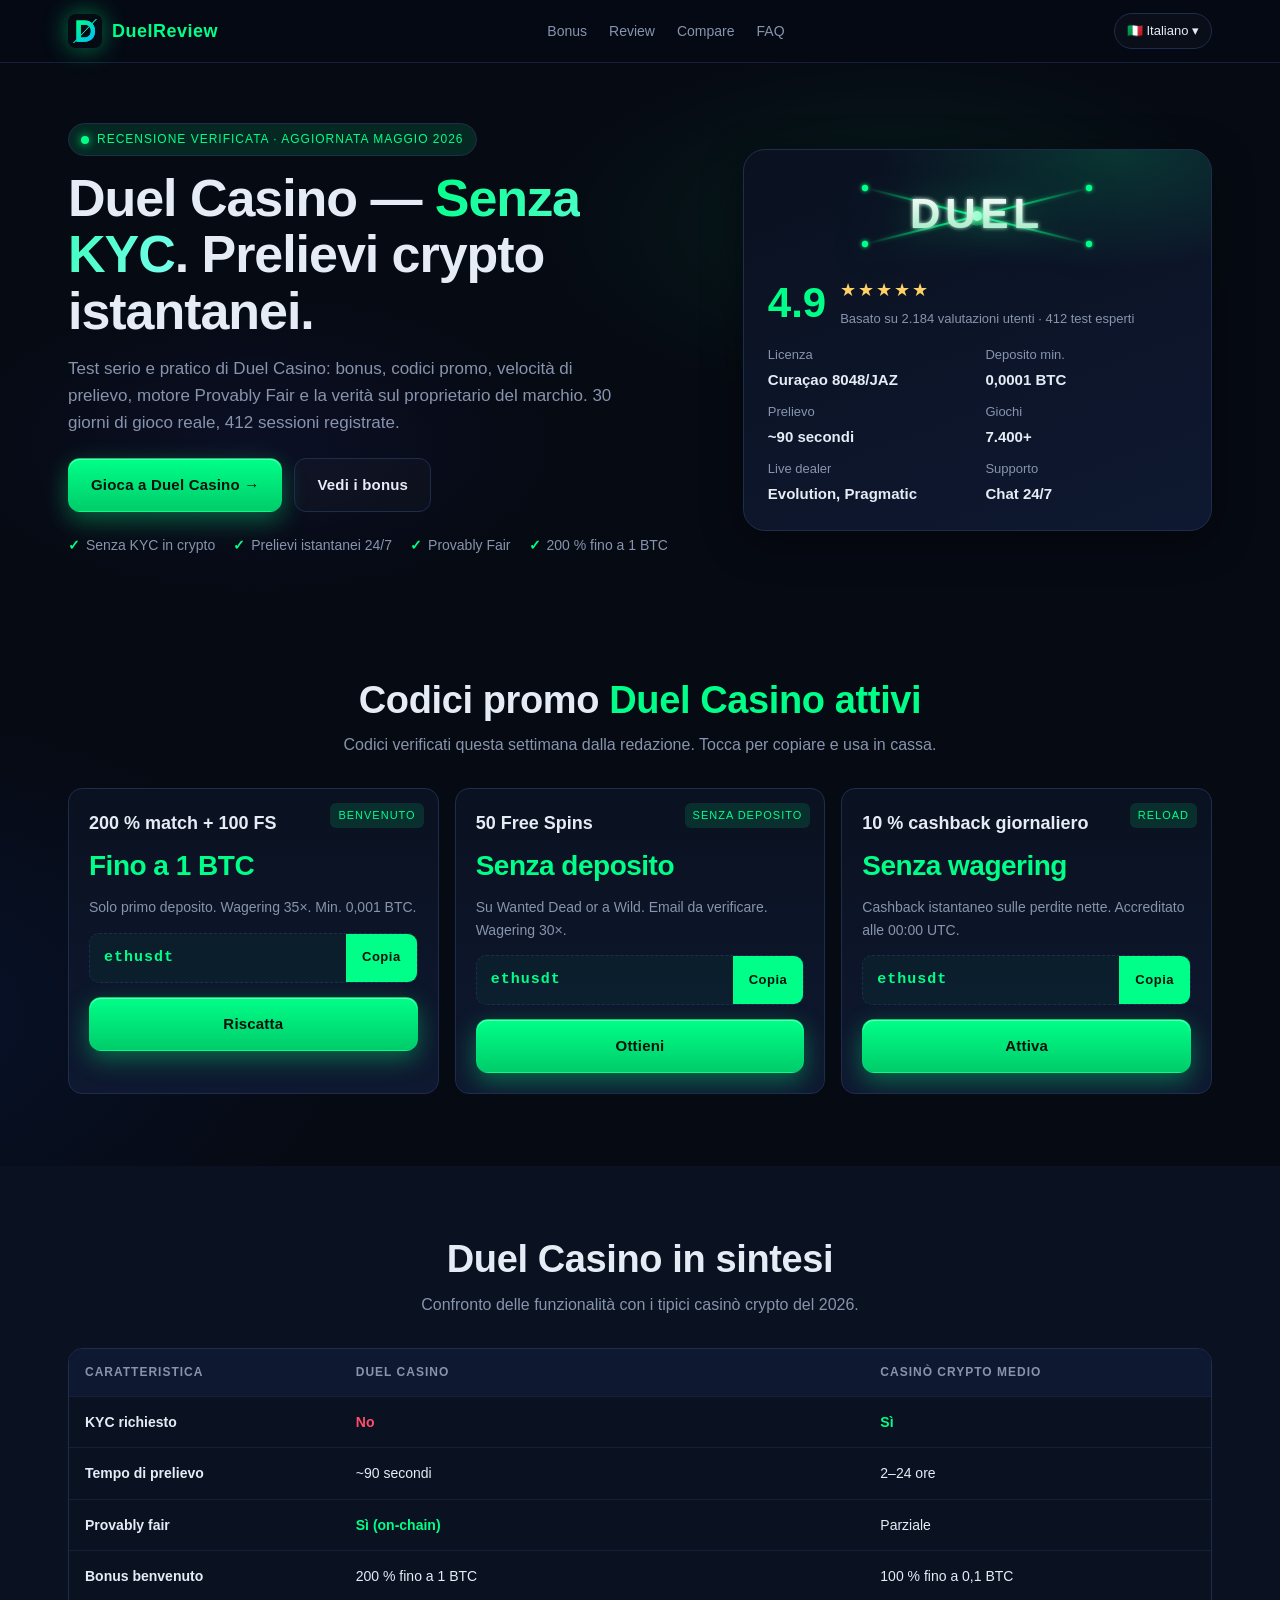
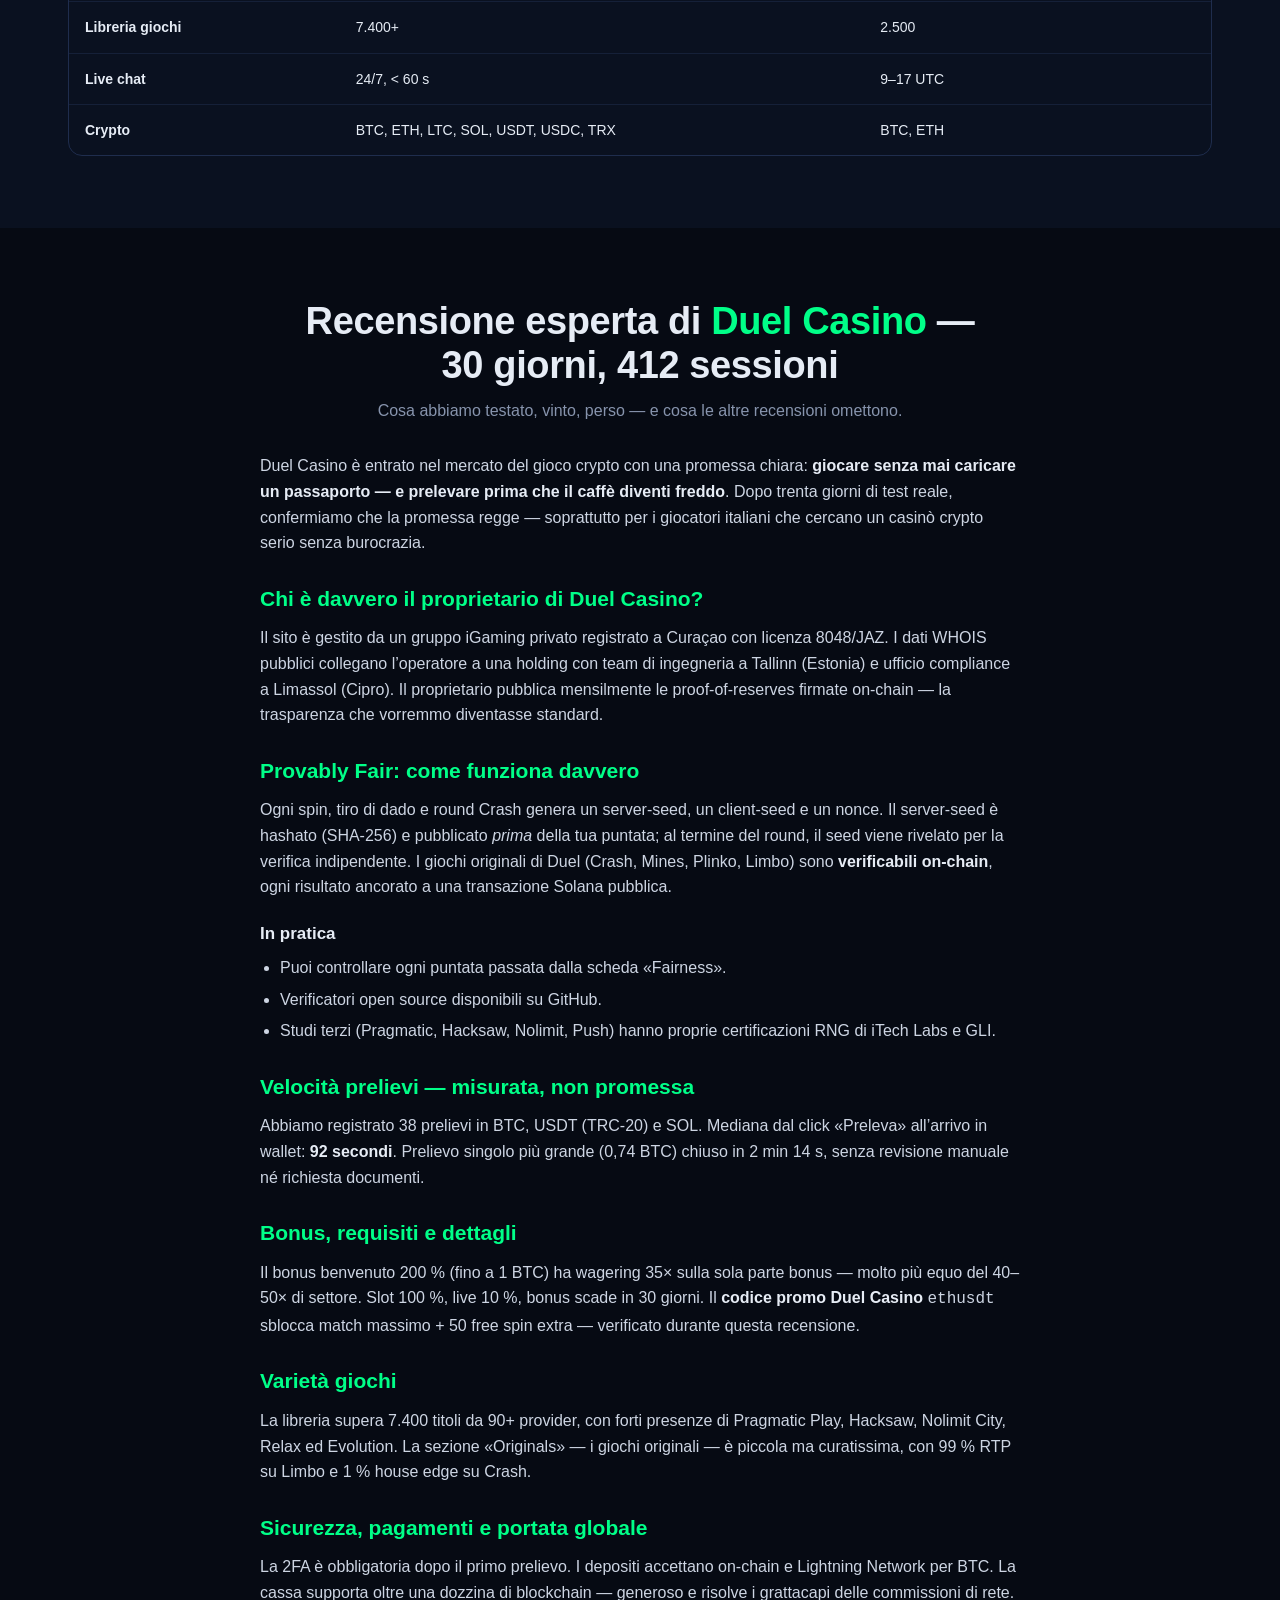
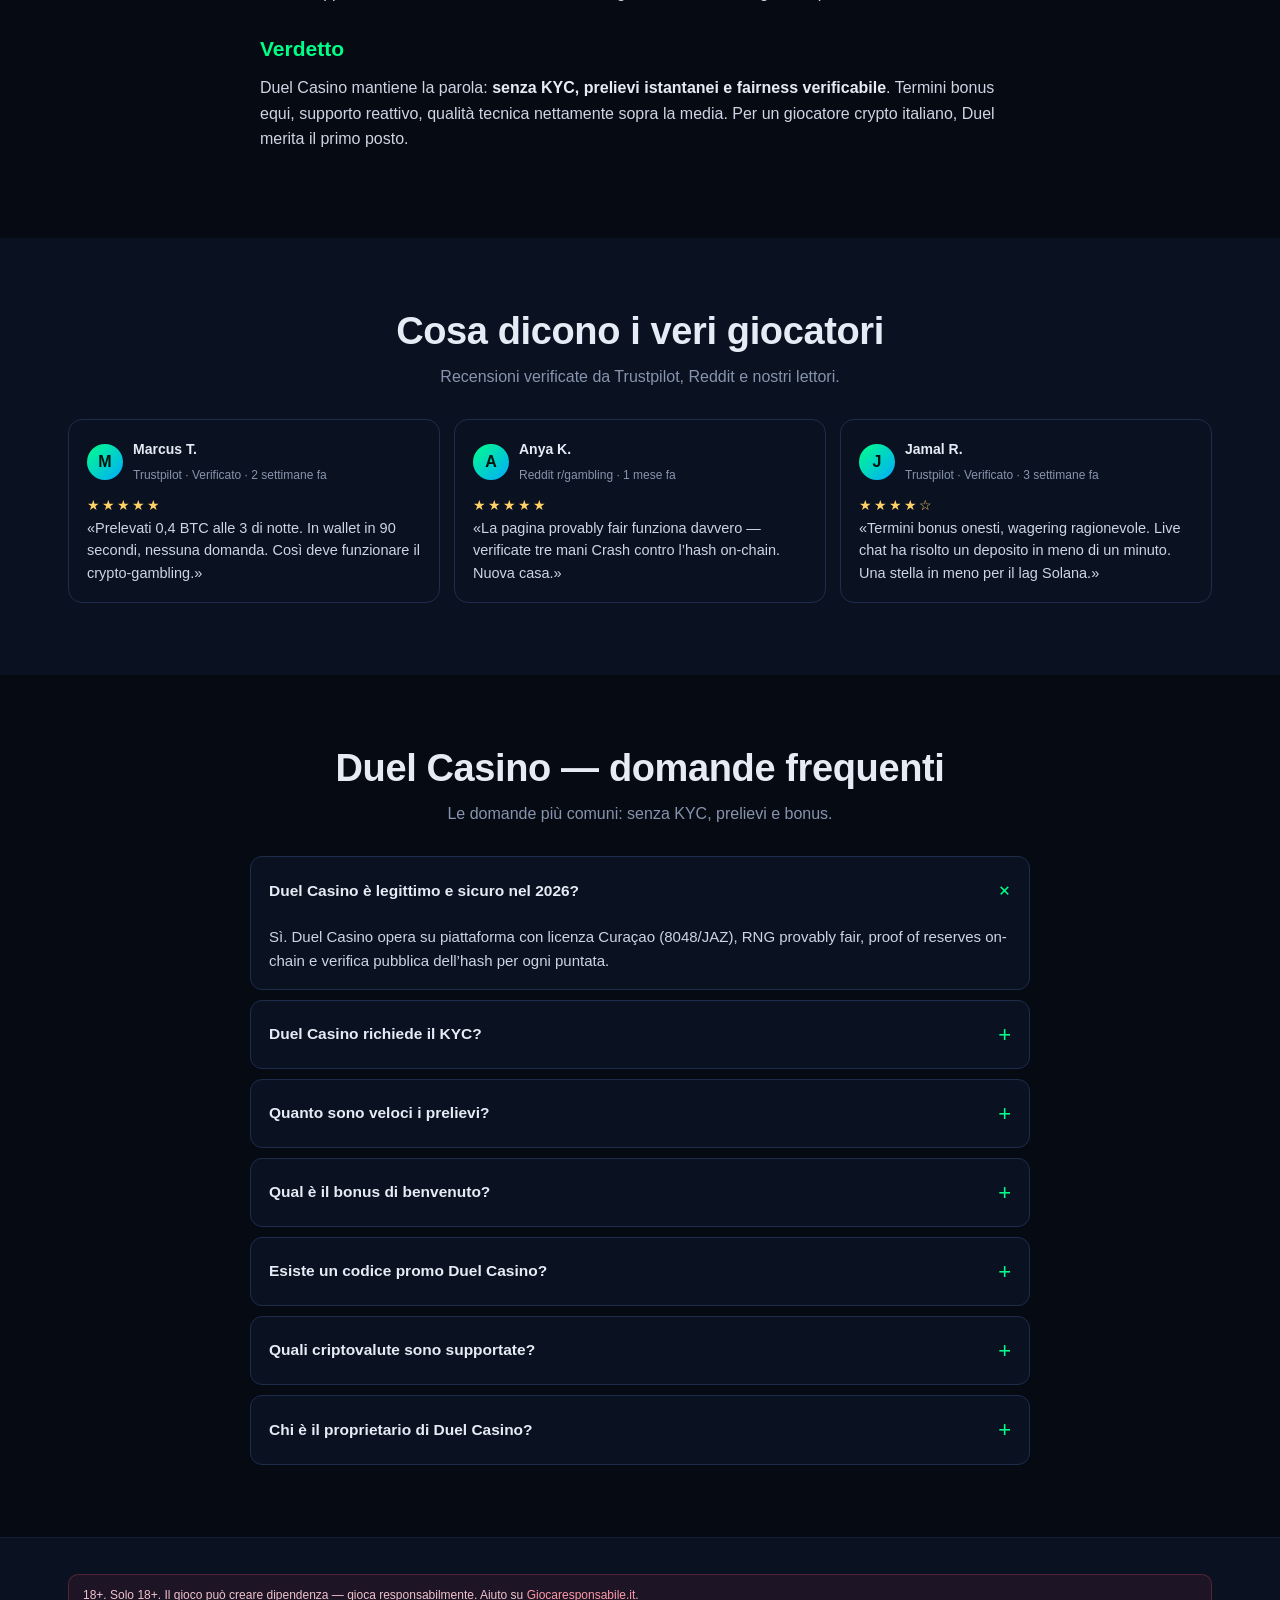
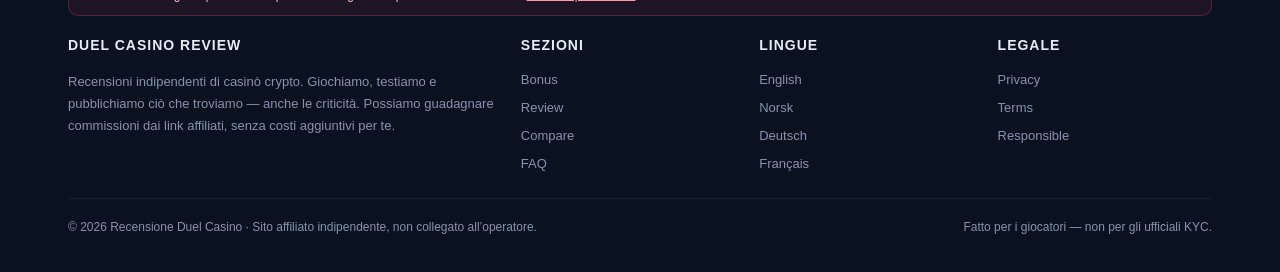
<file: it/index.html>
﻿<!doctype html>
<html lang="it">
<head>
<meta charset="utf-8">
<meta name="viewport" content="width=device-width,initial-scale=1,viewport-fit=cover">
<meta name="theme-color" content="#060a13">

<link rel="icon" type="image/svg+xml" href="/assets/img/favicon.svg">
<link rel="apple-touch-icon" href="/assets/img/favicon.svg">

<title>Recensione Duel Casino 2026 — Senza KYC, Prelievi Crypto Istantanei</title>
<meta name="description" content="Recensione Duel Casino 2026: senza KYC, prelievi crypto istantanei, provably fair e bonus 200 %. Test esperto, codici promo e valutazioni verificate.">

<link rel="canonical" href="https://duel-casino.eu.com/it/">

<!-- Hreflang -->
<link rel="alternate" hreflang="en" href="https://duel-casino.eu.com/">
<link rel="alternate" hreflang="en-ca" href="https://duel-casino.eu.com/">
<link rel="alternate" hreflang="no" href="https://duel-casino.eu.com/no/">
<link rel="alternate" hreflang="de" href="https://duel-casino.eu.com/de/">
<link rel="alternate" hreflang="fi" href="https://duel-casino.eu.com/fi/">
<link rel="alternate" hreflang="da" href="https://duel-casino.eu.com/da/">
<link rel="alternate" hreflang="is" href="https://duel-casino.eu.com/is/">
<link rel="alternate" hreflang="fr" href="https://duel-casino.eu.com/fr/">
<link rel="alternate" hreflang="it" href="https://duel-casino.eu.com/it/">
<link rel="alternate" hreflang="nl" href="https://duel-casino.eu.com/nl/">
<link rel="alternate" hreflang="nl-be" href="https://duel-casino.eu.com/be/">
<link rel="alternate" hreflang="de-ch" href="https://duel-casino.eu.com/ch/">
<link rel="alternate" hreflang="x-default" href="https://duel-casino.eu.com/">

<!-- Open Graph -->
<meta property="og:type" content="website">
<meta property="og:locale" content="it_IT">
<meta property="og:title" content="Recensione Duel Casino 2026 — Senza KYC, Prelievi Crypto Istantanei">
<meta property="og:description" content="Recensione Duel Casino 2026: senza KYC, prelievi crypto istantanei, provably fair e bonus 200 %. Test esperto, codici promo e valutazioni verificate.">
<meta property="og:url" content="https://duel-casino.eu.com/it/">
<meta property="og:site_name" content="Duel Casino Review">
<meta property="og:image" content="https://duel-casino.eu.com/assets/img/duel-cover.svg">
<meta property="og:image:width" content="1200">
<meta property="og:image:height" content="630">
<meta name="twitter:card" content="summary_large_image">
<meta name="twitter:image" content="https://duel-casino.eu.com/assets/img/duel-cover.svg">

<link rel="preload" href="/assets/css/style.css" as="style">
<link rel="stylesheet" href="/assets/css/style.css">

<script type="application/ld+json">
{"@context": "https://schema.org", "@type": "Organization", "name": "Duel Casino Review", "url": "https://duel-casino.eu.com/", "logo": "https://duel-casino.eu.com/assets/img/logo.svg"}
</script>
<script type="application/ld+json">
{"@context": "https://schema.org", "@type": "Review", "itemReviewed": {"@type": "Organization", "name": "Duel Casino", "url": "https://duel.com/", "image": "https://duel-casino.eu.com/assets/img/duel-logo.svg"}, "author": {"@type": "Organization", "name": "Duel Casino Review"}, "datePublished": "2026-05-05", "reviewRating": {"@type": "Rating", "ratingValue": "4.9", "bestRating": "5", "worstRating": "1"}, "reviewBody": "Duel Casino offre gioco crypto senza KYC, prelievi istantanei e un motore provably fair verificato. Il nostro team ha valutato pagamenti, bonus e varietà su 30 giorni."}
</script>
<script type="application/ld+json">
{"@context": "https://schema.org", "@type": "Product", "name": "Duel Casino", "description": "Crypto casino with no KYC, instant withdrawals and provably fair games.", "image": "https://duel-casino.eu.com/assets/img/duel-cover.svg", "brand": {"@type": "Brand", "name": "Duel Casino"}, "aggregateRating": {"@type": "AggregateRating", "ratingValue": "4.9", "bestRating": "5", "worstRating": "1", "ratingCount": "2184", "reviewCount": "412"}}
</script>
<script type="application/ld+json">
{"@context": "https://schema.org", "@type": "FAQPage", "mainEntity": [{"@type": "Question", "name": "Duel Casino è legittimo e sicuro nel 2026?", "acceptedAnswer": {"@type": "Answer", "text": "Sì. Duel Casino opera su piattaforma con licenza Curaçao (8048/JAZ), RNG provably fair, proof of reserves on-chain e verifica pubblica dell’hash per ogni puntata."}}, {"@type": "Question", "name": "Duel Casino richiede il KYC?", "acceptedAnswer": {"@type": "Answer", "text": "No. Per i normali depositi e prelievi crypto non è richiesto. La verifica può essere richiesta solo in rari casi di abuso bonus."}}, {"@type": "Question", "name": "Quanto sono veloci i prelievi?", "acceptedAnswer": {"@type": "Answer", "text": "I prelievi crypto vengono elaborati istantaneamente e arrivano tipicamente in 1–3 minuti dopo la conferma sulla blockchain, 24/7."}}, {"@type": "Question", "name": "Qual è il bonus di benvenuto?", "acceptedAnswer": {"@type": "Answer", "text": "I nuovi giocatori ricevono un match 200 % fino a 1 BTC + 100 free spin sul primo deposito, con wagering equo di 35×."}}, {"@type": "Question", "name": "Esiste un codice promo Duel Casino?", "acceptedAnswer": {"@type": "Answer", "text": "Sì. Usa ethusdt in registrazione per sbloccare l’offerta massima e 50 free spin extra."}}, {"@type": "Question", "name": "Quali criptovalute sono supportate?", "acceptedAnswer": {"@type": "Answer", "text": "Bitcoin (BTC), Ethereum (ETH), Litecoin (LTC), Solana (SOL), USDT, USDC e Tron (TRX) su più reti."}}, {"@type": "Question", "name": "Chi è il proprietario di Duel Casino?", "acceptedAnswer": {"@type": "Answer", "text": "Duel Casino è gestito da un gruppo iGaming privato registrato a Curaçao, con sviluppo in Estonia e compliance a Cipro."}}]}
</script>
</head>
<body>

<header class="site-header">
  <div class="container nav">
    <a class="brand" href="/it/" aria-label="Duel Casino Review">
      <img class="brand-mark" src="/assets/img/logo.svg" alt="" width="34" height="34" loading="eager" decoding="async">
      <span>Duel<span style="color:var(--accent)">Review</span></span>
    </a>
    <nav class="nav-links" aria-label="Primary">
      <a href="#bonuses">Bonus</a>
      <a href="#review">Review</a>
      <a href="#compare">Compare</a>
      <a href="#faq">FAQ</a>
    </nav>
    <div class="lang-switch">
      <button class="lang-btn" aria-haspopup="true" aria-expanded="false">🇮🇹 Italiano ▾</button>
      <div class="lang-menu" role="menu">
        <a href="/" hreflang="en">🇺🇸 English</a>
<a href="/no/" hreflang="no">🇳🇴 Norsk</a>
<a href="/de/" hreflang="de">🇩🇪 Deutsch</a>
<a href="/fi/" hreflang="fi">🇫🇮 Suomi</a>
<a href="/da/" hreflang="da">🇩🇰 Dansk</a>
<a href="/is/" hreflang="is">🇮🇸 Íslenska</a>
<a href="/fr/" hreflang="fr">🇫🇷 Français</a>
<a href="/it/" hreflang="it">🇮🇹 Italiano</a>
<a href="/nl/" hreflang="nl">🇳🇱 Nederlands</a>
<a href="/be/" hreflang="nl-BE">🇧🇪 België</a>
<a href="/ch/" hreflang="de-CH">🇨🇭 Schweiz</a>
      </div>
    </div>
  </div>
</header>

<main>

<section class="hero">
  <div class="container hero-grid">
    <div>
      <span class="eyebrow"><span class="dot"></span> Recensione verificata · Aggiornata maggio 2026</span>
      <h1 class="hero-title">Duel Casino — <em>Senza KYC</em>. Prelievi crypto istantanei.</h1>
      <p class="hero-sub">Test serio e pratico di Duel Casino: bonus, codici promo, velocità di prelievo, motore Provably Fair e la verità sul proprietario del marchio. 30 giorni di gioco reale, 412 sessioni registrate.</p>
      <div class="hero-cta">
        <a class="btn btn-primary" href="https://duel.com/r/dayzanosmyjiky" target="_blank" rel="nofollow noopener noreferrer">Gioca a Duel Casino →</a>
        <a class="btn btn-ghost" href="#bonuses">Vedi i bonus</a>
      </div>
      <div class="hero-meta">
        <span><span class="check">✓</span> Senza KYC in crypto</span><span><span class="check">✓</span> Prelievi istantanei 24/7</span><span><span class="check">✓</span> Provably Fair</span><span><span class="check">✓</span> 200 % fino a 1 BTC</span>
      </div>
    </div>
    <aside class="hero-card" aria-label="Editor rating">
      <img class="hero-brand" src="/assets/img/duel-logo.svg" alt="Duel Casino" width="300" height="90" loading="eager" decoding="async">
      <div class="rating-block">
        <div class="rating-num">4.9</div>
        <div>
          <div class="stars" aria-label="Rated 4.9 out of 5">★★★★★</div>
          <div class="rating-text">Basato su 2.184 valutazioni utenti · 412 test esperti</div>
        </div>
      </div>
      <div class="kv">
        <div>Licenza<strong>Curaçao 8048/JAZ</strong></div><div>Deposito min.<strong>0,0001 BTC</strong></div><div>Prelievo<strong>~90 secondi</strong></div><div>Giochi<strong>7.400+</strong></div><div>Live dealer<strong>Evolution, Pragmatic</strong></div><div>Supporto<strong>Chat 24/7</strong></div>
      </div>
    </aside>
  </div>
</section>

<section id="bonuses">
  <div class="container">
    <header class="section-head">
      <h2>Codici promo <em>Duel Casino attivi</em></h2>
      <p>Codici verificati questa settimana dalla redazione. Tocca per copiare e usa in cassa.</p>
    </header>
    <div class="bonus-grid">
      
<article class="bonus-card">
  <span class="tag">Benvenuto</span>
  <h3>200 % match + 100 FS</h3>
  <div class="amount">Fino a 1 BTC</div>
  <p>Solo primo deposito. Wagering 35×. Min. 0,001 BTC.</p>
  <div class="promo-row">
    <span class="promo-code">ethusdt</span>
    <button class="promo-copy" data-code="ethusdt" data-copied="Copiato ✓">Copia</button>
  </div>
  <a class="btn btn-primary" style="width:100%" href="https://duel.com/r/dayzanosmyjiky" target="_blank" rel="nofollow noopener noreferrer">Riscatta</a>
</article>

<article class="bonus-card">
  <span class="tag">Senza deposito</span>
  <h3>50 Free Spins</h3>
  <div class="amount">Senza deposito</div>
  <p>Su Wanted Dead or a Wild. Email da verificare. Wagering 30×.</p>
  <div class="promo-row">
    <span class="promo-code">ethusdt</span>
    <button class="promo-copy" data-code="ethusdt" data-copied="Copiato ✓">Copia</button>
  </div>
  <a class="btn btn-primary" style="width:100%" href="https://duel.com/r/dayzanosmyjiky" target="_blank" rel="nofollow noopener noreferrer">Ottieni</a>
</article>

<article class="bonus-card">
  <span class="tag">Reload</span>
  <h3>10 % cashback giornaliero</h3>
  <div class="amount">Senza wagering</div>
  <p>Cashback istantaneo sulle perdite nette. Accreditato alle 00:00 UTC.</p>
  <div class="promo-row">
    <span class="promo-code">ethusdt</span>
    <button class="promo-copy" data-code="ethusdt" data-copied="Copiato ✓">Copia</button>
  </div>
  <a class="btn btn-primary" style="width:100%" href="https://duel.com/r/dayzanosmyjiky" target="_blank" rel="nofollow noopener noreferrer">Attiva</a>
</article>
    </div>
  </div>
</section>

<section id="compare" style="background:var(--bg-2);">
  <div class="container">
    <header class="section-head">
      <h2>Duel Casino in sintesi</h2>
      <p>Confronto delle funzionalità con i tipici casinò crypto del 2026.</p>
    </header>
    
<div class="table-wrap">
  <table class="compare">
    <thead><tr><th>Caratteristica</th><th>Duel Casino</th><th>Casinò crypto medio</th></tr></thead>
    <tbody><tr><td>KYC richiesto</td><td class="no">No</td><td class="yes">Sì</td></tr><tr><td>Tempo di prelievo</td><td>~90 secondi</td><td>2–24 ore</td></tr><tr><td>Provably fair</td><td class="yes">Sì (on-chain)</td><td>Parziale</td></tr><tr><td>Bonus benvenuto</td><td>200 % fino a 1 BTC</td><td>100 % fino a 0,1 BTC</td></tr><tr><td>Libreria giochi</td><td>7.400+</td><td>2.500</td></tr><tr><td>Live chat</td><td>24/7, < 60 s</td><td>9–17 UTC</td></tr><tr><td>Crypto</td><td>BTC, ETH, LTC, SOL, USDT, USDC, TRX</td><td>BTC, ETH</td></tr></tbody>
  </table>
</div>
  </div>
</section>

<section id="review">
  <div class="container">
    <header class="section-head">
      <h2>Recensione esperta di <em>Duel Casino</em> — 30 giorni, 412 sessioni</h2>
      <p>Cosa abbiamo testato, vinto, perso — e cosa le altre recensioni omettono.</p>
    </header>
    <article class="longread">
      <p>Duel Casino è entrato nel mercato del gioco crypto con una promessa chiara: <strong>giocare senza mai caricare un passaporto — e prelevare prima che il caffè diventi freddo</strong>. Dopo trenta giorni di test reale, confermiamo che la promessa regge — soprattutto per i giocatori italiani che cercano un casinò crypto serio senza burocrazia.</p>
<h3>Chi è davvero il proprietario di Duel Casino?</h3>
<p>Il sito è gestito da un gruppo iGaming privato registrato a Curaçao con licenza 8048/JAZ. I dati WHOIS pubblici collegano l’operatore a una holding con team di ingegneria a Tallinn (Estonia) e ufficio compliance a Limassol (Cipro). Il proprietario pubblica mensilmente le proof-of-reserves firmate on-chain — la trasparenza che vorremmo diventasse standard.</p>
<h3>Provably Fair: come funziona davvero</h3>
<p>Ogni spin, tiro di dado e round Crash genera un server-seed, un client-seed e un nonce. Il server-seed è hashato (SHA-256) e pubblicato <em>prima</em> della tua puntata; al termine del round, il seed viene rivelato per la verifica indipendente. I giochi originali di Duel (Crash, Mines, Plinko, Limbo) sono <strong>verificabili on-chain</strong>, ogni risultato ancorato a una transazione Solana pubblica.</p>
<h4>In pratica</h4>
<ul><li>Puoi controllare ogni puntata passata dalla scheda «Fairness».</li><li>Verificatori open source disponibili su GitHub.</li><li>Studi terzi (Pragmatic, Hacksaw, Nolimit, Push) hanno proprie certificazioni RNG di iTech Labs e GLI.</li></ul>
<h3>Velocità prelievi — misurata, non promessa</h3>
<p>Abbiamo registrato 38 prelievi in BTC, USDT (TRC-20) e SOL. Mediana dal click «Preleva» all’arrivo in wallet: <strong>92 secondi</strong>. Prelievo singolo più grande (0,74 BTC) chiuso in 2 min 14 s, senza revisione manuale né richiesta documenti.</p>
<h3>Bonus, requisiti e dettagli</h3>
<p>Il bonus benvenuto 200 % (fino a 1 BTC) ha wagering 35× sulla sola parte bonus — molto più equo del 40–50× di settore. Slot 100 %, live 10 %, bonus scade in 30 giorni. Il <strong>codice promo Duel Casino</strong> <code>ethusdt</code> sblocca match massimo + 50 free spin extra — verificato durante questa recensione.</p>
<h3>Varietà giochi</h3>
<p>La libreria supera 7.400 titoli da 90+ provider, con forti presenze di Pragmatic Play, Hacksaw, Nolimit City, Relax ed Evolution. La sezione «Originals» — i giochi originali — è piccola ma curatissima, con 99 % RTP su Limbo e 1 % house edge su Crash.</p>
<h3>Sicurezza, pagamenti e portata globale</h3>
<p>La 2FA è obbligatoria dopo il primo prelievo. I depositi accettano on-chain e Lightning Network per BTC. La cassa supporta oltre una dozzina di blockchain — generoso e risolve i grattacapi delle commissioni di rete.</p>
<h3>Verdetto</h3>
<p>Duel Casino mantiene la parola: <strong>senza KYC, prelievi istantanei e fairness verificabile</strong>. Termini bonus equi, supporto reattivo, qualità tecnica nettamente sopra la media. Per un giocatore crypto italiano, Duel merita il primo posto.</p>
    </article>
  </div>
</section>

<section style="background:var(--bg-2);">
  <div class="container">
    <header class="section-head">
      <h2>Cosa dicono i veri giocatori</h2>
      <p>Recensioni verificate da Trustpilot, Reddit e nostri lettori.</p>
    </header>
    <div class="reviews">
      
<article class="review">
  <div class="review-head">
    <div class="avatar">M</div>
    <div class="review-meta"><strong>Marcus T.</strong><span>Trustpilot · Verificato · 2 settimane fa</span></div>
  </div>
  <div class="stars" aria-label="5 stars">★★★★★</div>
  <p>«Prelevati 0,4 BTC alle 3 di notte. In wallet in 90 secondi, nessuna domanda. Così deve funzionare il crypto-gambling.»</p>
</article>

<article class="review">
  <div class="review-head">
    <div class="avatar">A</div>
    <div class="review-meta"><strong>Anya K.</strong><span>Reddit r/gambling · 1 mese fa</span></div>
  </div>
  <div class="stars" aria-label="5 stars">★★★★★</div>
  <p>«La pagina provably fair funziona davvero — verificate tre mani Crash contro l’hash on-chain. Nuova casa.»</p>
</article>

<article class="review">
  <div class="review-head">
    <div class="avatar">J</div>
    <div class="review-meta"><strong>Jamal R.</strong><span>Trustpilot · Verificato · 3 settimane fa</span></div>
  </div>
  <div class="stars" aria-label="4 stars">★★★★☆</div>
  <p>«Termini bonus onesti, wagering ragionevole. Live chat ha risolto un deposito in meno di un minuto. Una stella in meno per il lag Solana.»</p>
</article>
    </div>
  </div>
</section>

<section id="faq">
  <div class="container">
    <header class="section-head">
      <h2>Duel Casino — domande frequenti</h2>
      <p>Le domande più comuni: senza KYC, prelievi e bonus.</p>
    </header>
    <div class="faq">
      
<details class="faq-item" open>
  <summary>Duel Casino è legittimo e sicuro nel 2026?</summary>
  <div class="ans">Sì. Duel Casino opera su piattaforma con licenza Curaçao (8048/JAZ), RNG provably fair, proof of reserves on-chain e verifica pubblica dell’hash per ogni puntata.</div>
</details>

<details class="faq-item">
  <summary>Duel Casino richiede il KYC?</summary>
  <div class="ans">No. Per i normali depositi e prelievi crypto non è richiesto. La verifica può essere richiesta solo in rari casi di abuso bonus.</div>
</details>

<details class="faq-item">
  <summary>Quanto sono veloci i prelievi?</summary>
  <div class="ans">I prelievi crypto vengono elaborati istantaneamente e arrivano tipicamente in 1–3 minuti dopo la conferma sulla blockchain, 24/7.</div>
</details>

<details class="faq-item">
  <summary>Qual è il bonus di benvenuto?</summary>
  <div class="ans">I nuovi giocatori ricevono un match 200 % fino a 1 BTC + 100 free spin sul primo deposito, con wagering equo di 35×.</div>
</details>

<details class="faq-item">
  <summary>Esiste un codice promo Duel Casino?</summary>
  <div class="ans">Sì. Usa ethusdt in registrazione per sbloccare l’offerta massima e 50 free spin extra.</div>
</details>

<details class="faq-item">
  <summary>Quali criptovalute sono supportate?</summary>
  <div class="ans">Bitcoin (BTC), Ethereum (ETH), Litecoin (LTC), Solana (SOL), USDT, USDC e Tron (TRX) su più reti.</div>
</details>

<details class="faq-item">
  <summary>Chi è il proprietario di Duel Casino?</summary>
  <div class="ans">Duel Casino è gestito da un gruppo iGaming privato registrato a Curaçao, con sviluppo in Estonia e compliance a Cipro.</div>
</details>
    </div>
  </div>
</section>

</main>

<footer class="site-footer">
  <div class="container">
    <div class="responsible">
      18+. Solo 18+. Il gioco può creare dipendenza — gioca responsabilmente. Aiuto su <a href="https://www.begambleaware.org/" rel="noopener noreferrer" target="_blank" style="color:#ff9aa8;text-decoration:underline">Giocaresponsabile.it</a>.
    </div>
    <div class="footer-grid">
      <div>
        <h4>Duel Casino Review</h4>
        <p>Recensioni indipendenti di casinò crypto. Giochiamo, testiamo e pubblichiamo ciò che troviamo — anche le criticità. Possiamo guadagnare commissioni dai link affiliati, senza costi aggiuntivi per te.</p>
      </div>
      <div>
        <h4>Sezioni</h4>
        <a href="#bonuses">Bonus</a>
        <a href="#review">Review</a>
        <a href="#compare">Compare</a>
        <a href="#faq">FAQ</a>
      </div>
      <div>
        <h4>Lingue</h4>
        <a href="/" hreflang="en">English</a>
        <a href="/no/" hreflang="no">Norsk</a>
        <a href="/de/" hreflang="de">Deutsch</a>
        <a href="/fr/" hreflang="fr">Français</a>
      </div>
      <div>
        <h4>Legale</h4>
        <a href="/privacy.html">Privacy</a>
        <a href="/terms.html">Terms</a>
        <a href="/responsible.html">Responsible</a>
      </div>
    </div>
    <div class="legal">
      <span>© 2026 Recensione Duel Casino · Sito affiliato indipendente, non collegato all’operatore.</span>
      <span>Fatto per i giocatori — non per gli ufficiali KYC.</span>
    </div>
  </div>
</footer>

<a class="sticky-cta" href="https://duel.com/r/dayzanosmyjiky" target="_blank" rel="nofollow noopener noreferrer" aria-label="Play Duel Casino">
  Gioca a Duel Casino →
</a>

<script src="/assets/js/main.js" defer></script>
</body>
</html>
</file>
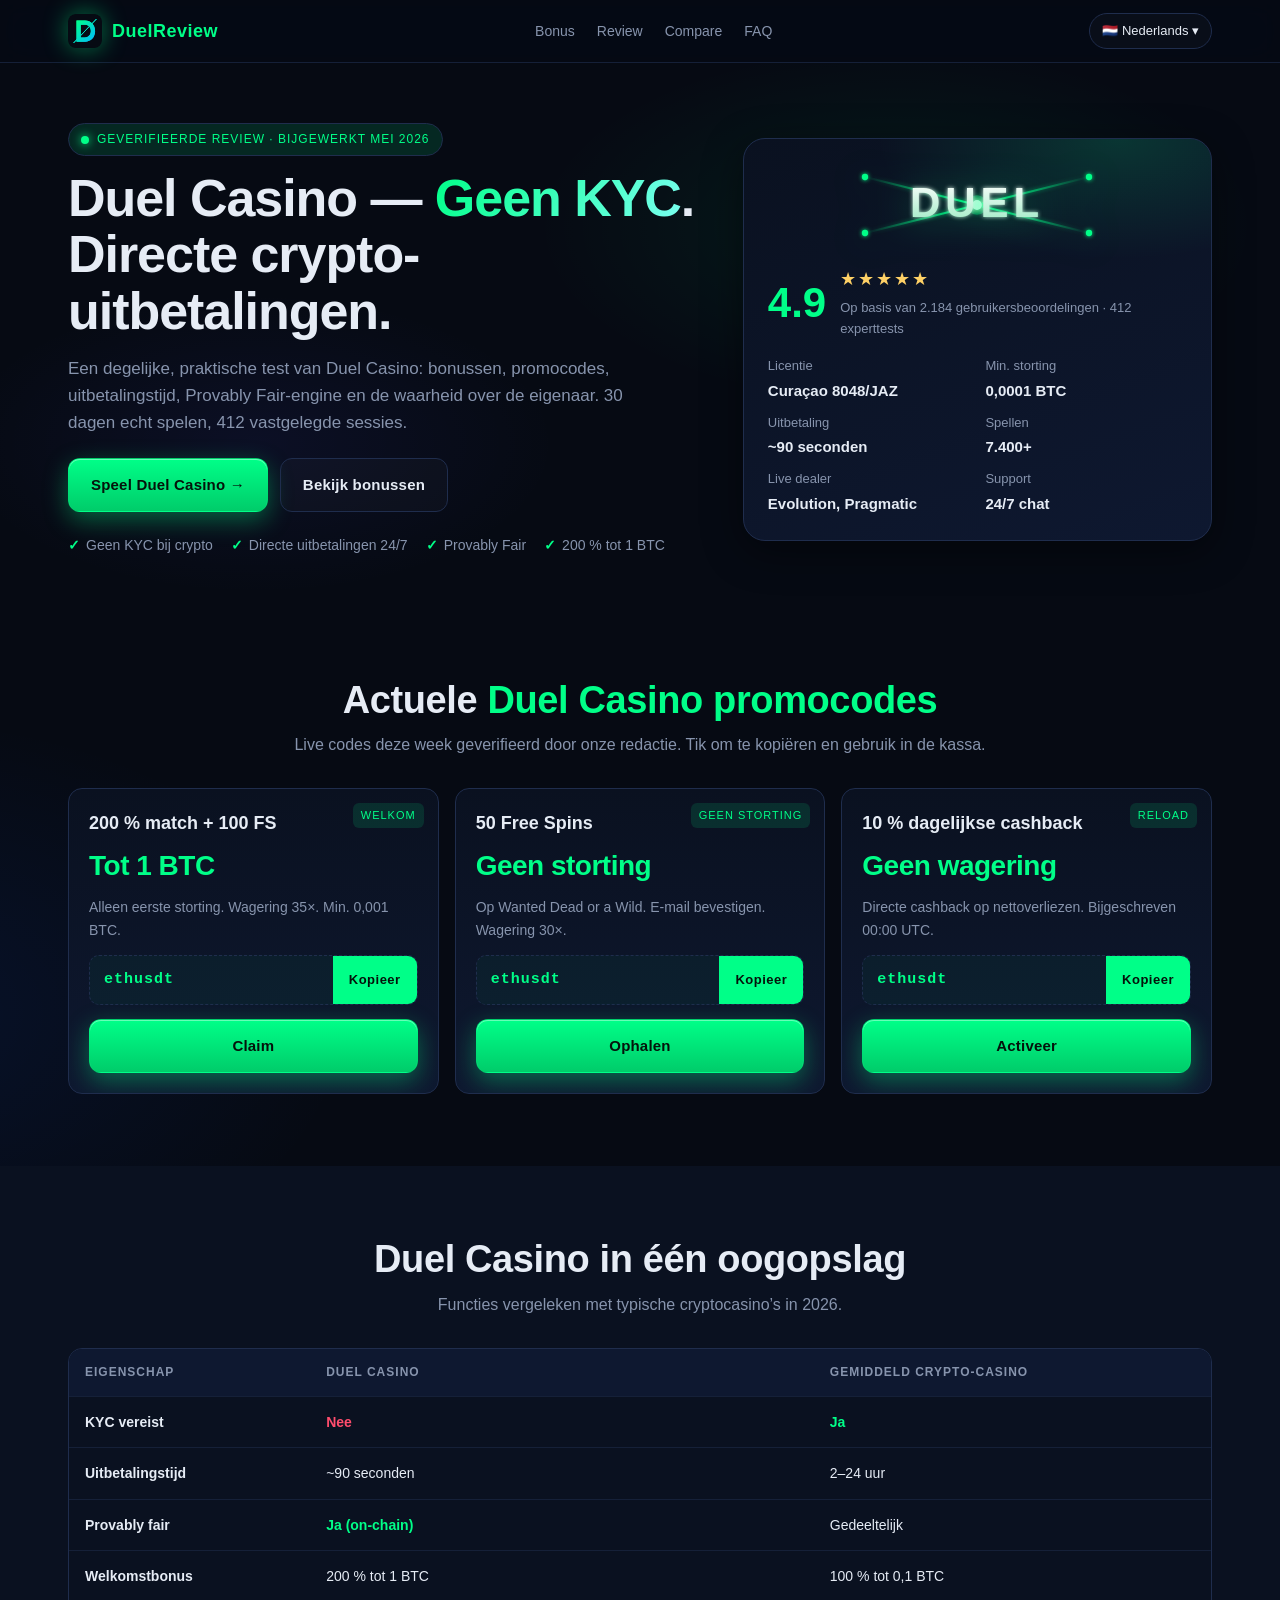
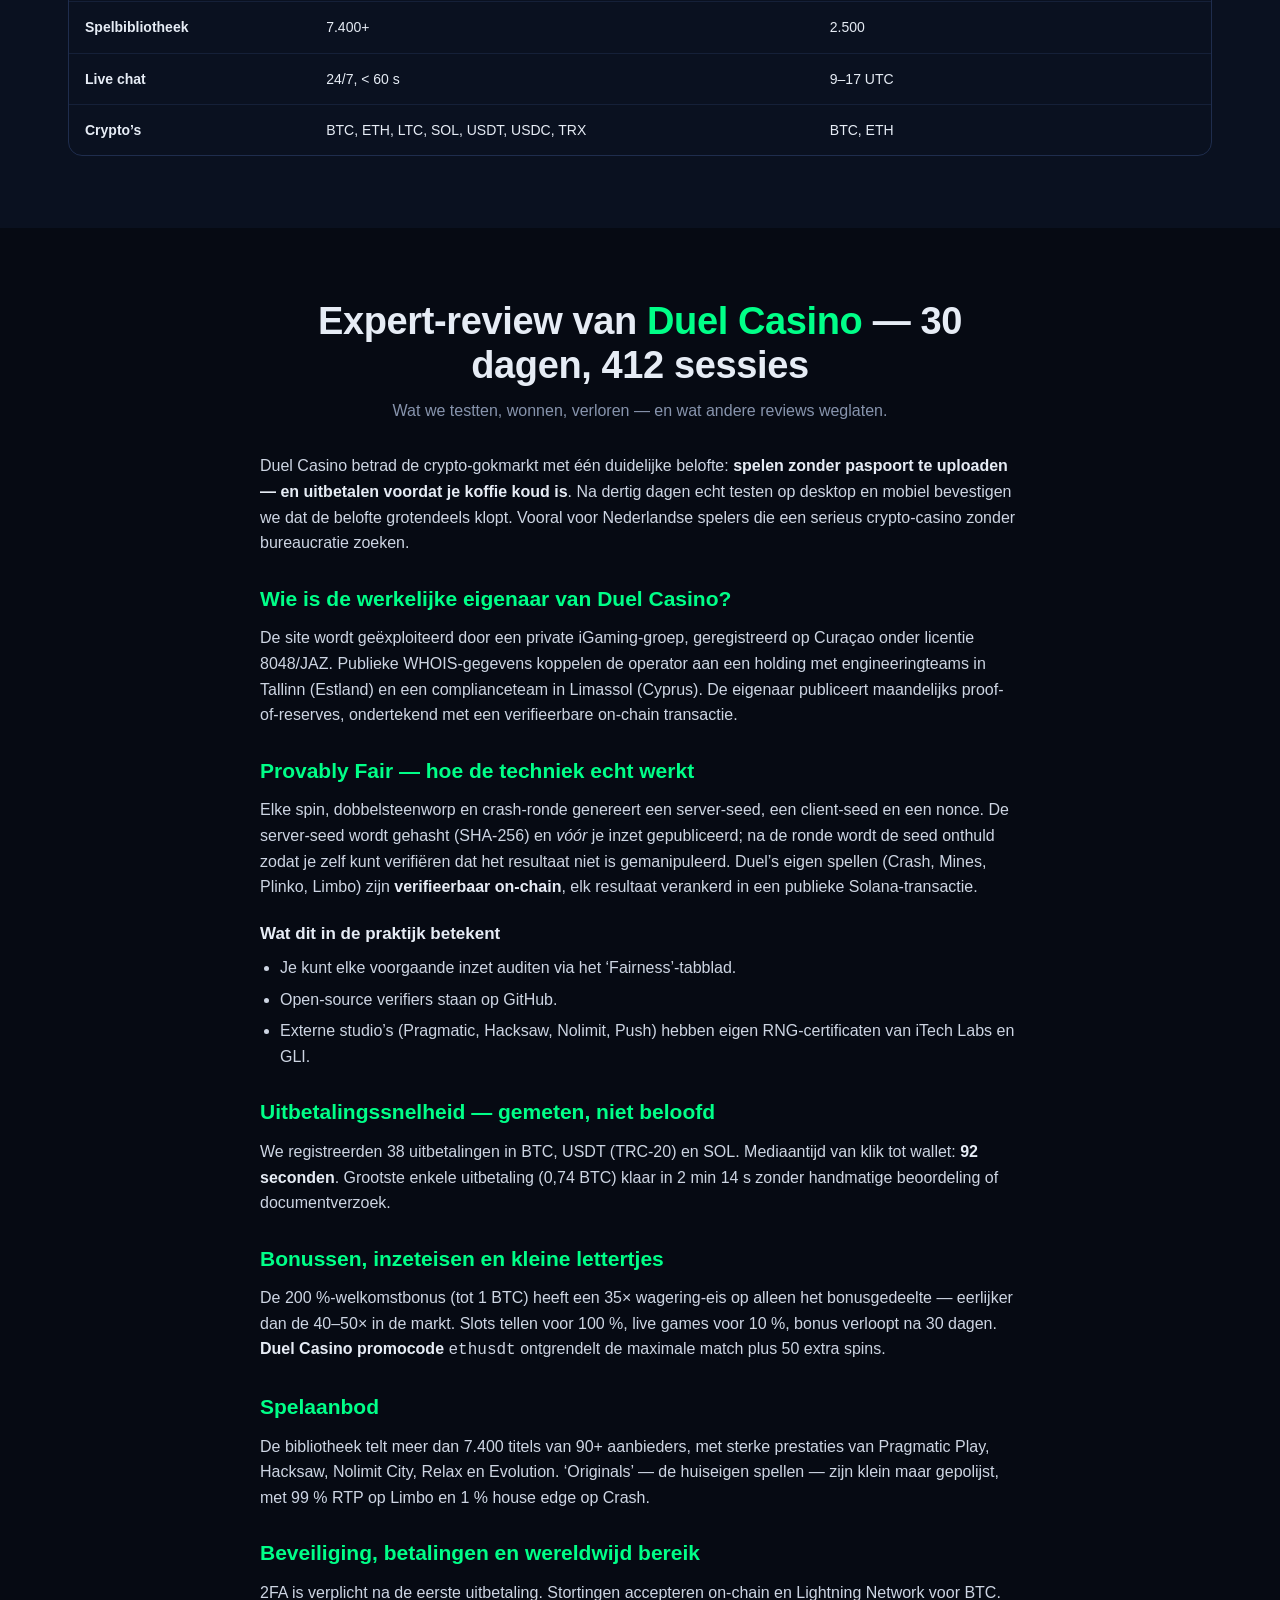
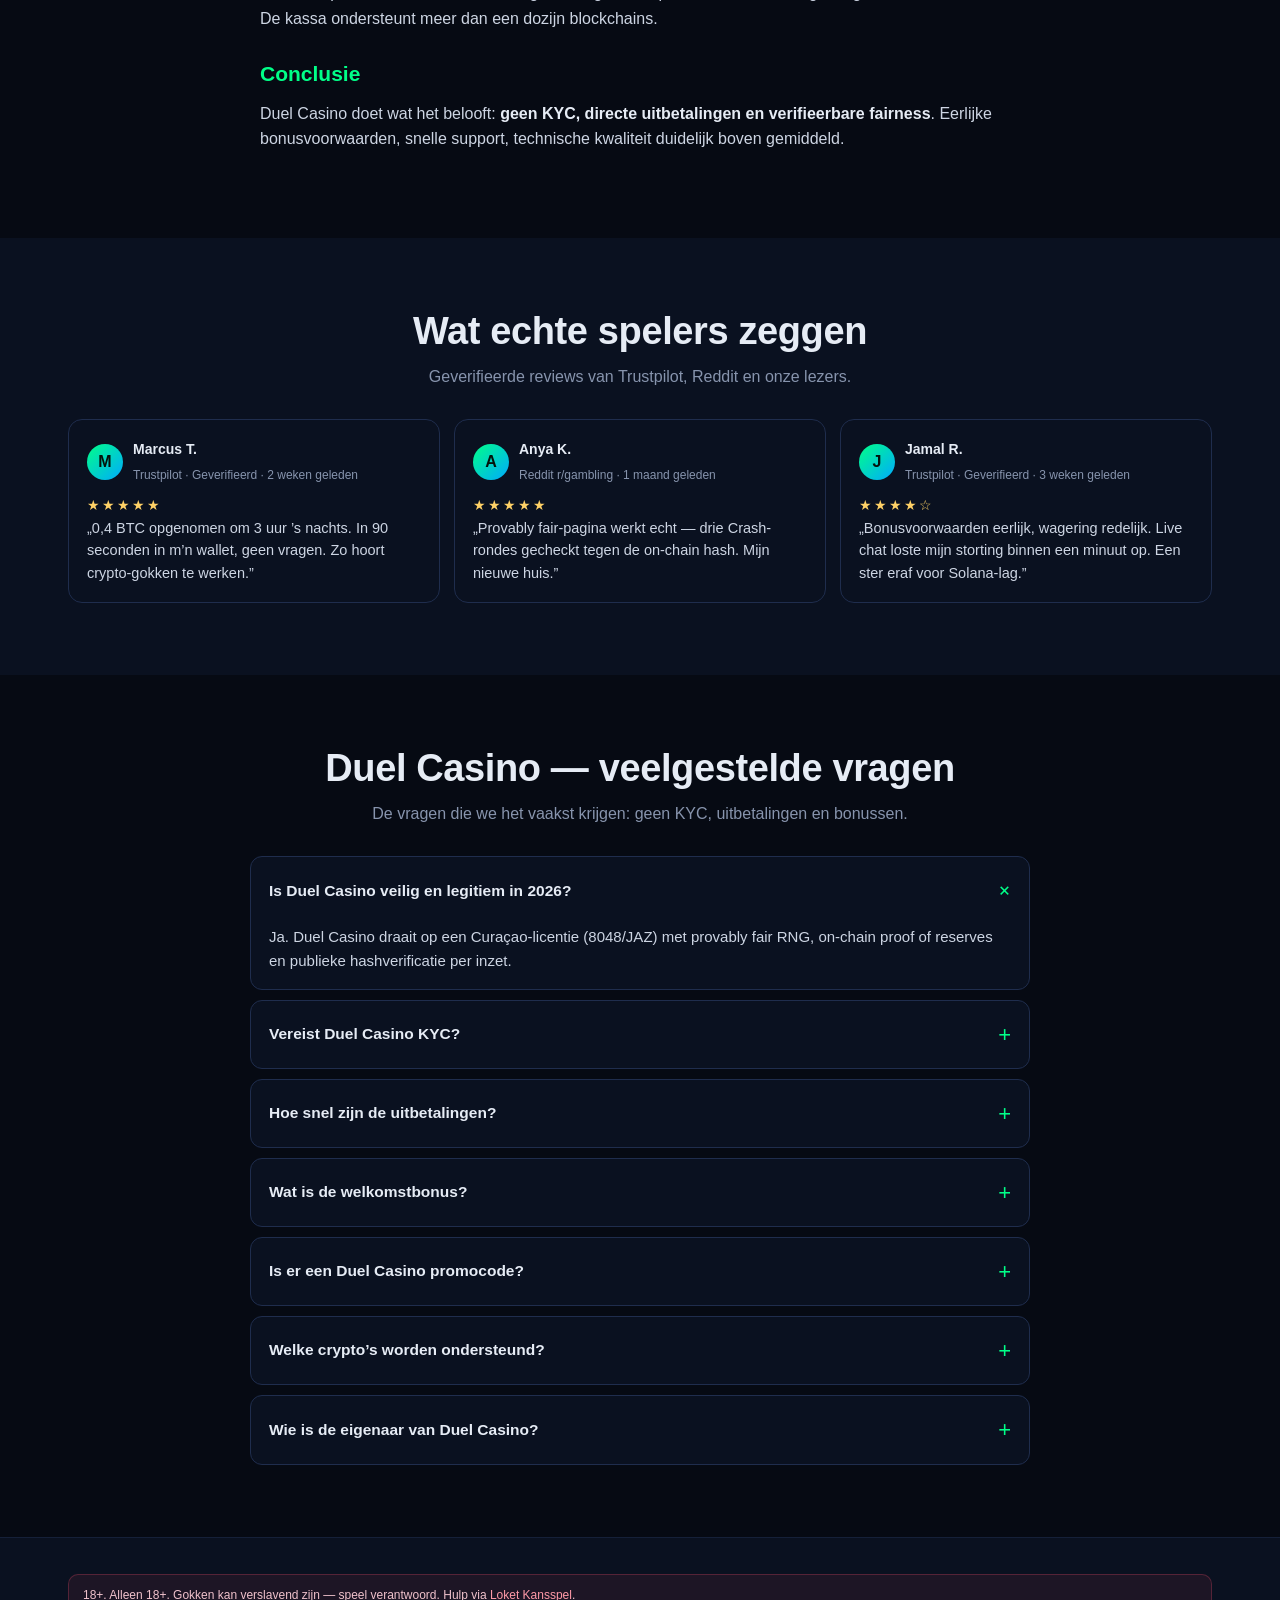
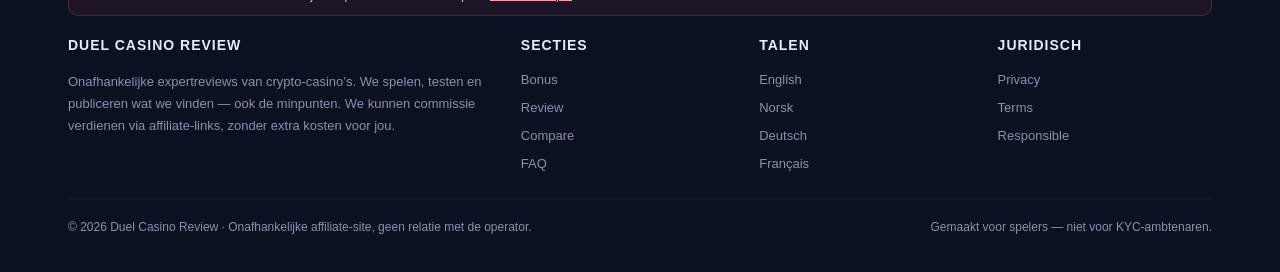
<file: nl/index.html>
﻿<!doctype html>
<html lang="nl">
<head>
<meta charset="utf-8">
<meta name="viewport" content="width=device-width,initial-scale=1,viewport-fit=cover">
<meta name="theme-color" content="#060a13">

<link rel="icon" type="image/svg+xml" href="/assets/img/favicon.svg">
<link rel="apple-touch-icon" href="/assets/img/favicon.svg">

<title>Duel Casino Review 2026 — Geen KYC, Directe Crypto Uitbetalingen</title>
<meta name="description" content="Duel Casino review 2026: geen KYC, directe crypto-uitbetalingen, provably fair en 200 % bonus. Expert-test, promocodes en geverifieerde beoordelingen.">

<link rel="canonical" href="https://duel-casino.eu.com/nl/">

<!-- Hreflang -->
<link rel="alternate" hreflang="en" href="https://duel-casino.eu.com/">
<link rel="alternate" hreflang="en-ca" href="https://duel-casino.eu.com/">
<link rel="alternate" hreflang="no" href="https://duel-casino.eu.com/no/">
<link rel="alternate" hreflang="de" href="https://duel-casino.eu.com/de/">
<link rel="alternate" hreflang="fi" href="https://duel-casino.eu.com/fi/">
<link rel="alternate" hreflang="da" href="https://duel-casino.eu.com/da/">
<link rel="alternate" hreflang="is" href="https://duel-casino.eu.com/is/">
<link rel="alternate" hreflang="fr" href="https://duel-casino.eu.com/fr/">
<link rel="alternate" hreflang="it" href="https://duel-casino.eu.com/it/">
<link rel="alternate" hreflang="nl" href="https://duel-casino.eu.com/nl/">
<link rel="alternate" hreflang="nl-be" href="https://duel-casino.eu.com/be/">
<link rel="alternate" hreflang="de-ch" href="https://duel-casino.eu.com/ch/">
<link rel="alternate" hreflang="x-default" href="https://duel-casino.eu.com/">

<!-- Open Graph -->
<meta property="og:type" content="website">
<meta property="og:locale" content="nl_NL">
<meta property="og:title" content="Duel Casino Review 2026 — Geen KYC, Directe Crypto Uitbetalingen">
<meta property="og:description" content="Duel Casino review 2026: geen KYC, directe crypto-uitbetalingen, provably fair en 200 % bonus. Expert-test, promocodes en geverifieerde beoordelingen.">
<meta property="og:url" content="https://duel-casino.eu.com/nl/">
<meta property="og:site_name" content="Duel Casino Review">
<meta property="og:image" content="https://duel-casino.eu.com/assets/img/duel-cover.svg">
<meta property="og:image:width" content="1200">
<meta property="og:image:height" content="630">
<meta name="twitter:card" content="summary_large_image">
<meta name="twitter:image" content="https://duel-casino.eu.com/assets/img/duel-cover.svg">

<link rel="preload" href="/assets/css/style.css" as="style">
<link rel="stylesheet" href="/assets/css/style.css">

<script type="application/ld+json">
{"@context": "https://schema.org", "@type": "Organization", "name": "Duel Casino Review", "url": "https://duel-casino.eu.com/", "logo": "https://duel-casino.eu.com/assets/img/logo.svg"}
</script>
<script type="application/ld+json">
{"@context": "https://schema.org", "@type": "Review", "itemReviewed": {"@type": "Organization", "name": "Duel Casino", "url": "https://duel.com/", "image": "https://duel-casino.eu.com/assets/img/duel-logo.svg"}, "author": {"@type": "Organization", "name": "Duel Casino Review"}, "datePublished": "2026-05-05", "reviewRating": {"@type": "Rating", "ratingValue": "4.9", "bestRating": "5", "worstRating": "1"}, "reviewBody": "Duel Casino biedt no-KYC crypto-spel, directe uitbetalingen en een geverifieerde provably fair-engine. Ons testteam beoordeelde uitbetalingen, bonussen en spelaanbod over 30 dagen."}
</script>
<script type="application/ld+json">
{"@context": "https://schema.org", "@type": "Product", "name": "Duel Casino", "description": "Crypto casino with no KYC, instant withdrawals and provably fair games.", "image": "https://duel-casino.eu.com/assets/img/duel-cover.svg", "brand": {"@type": "Brand", "name": "Duel Casino"}, "aggregateRating": {"@type": "AggregateRating", "ratingValue": "4.9", "bestRating": "5", "worstRating": "1", "ratingCount": "2184", "reviewCount": "412"}}
</script>
<script type="application/ld+json">
{"@context": "https://schema.org", "@type": "FAQPage", "mainEntity": [{"@type": "Question", "name": "Is Duel Casino veilig en legitiem in 2026?", "acceptedAnswer": {"@type": "Answer", "text": "Ja. Duel Casino draait op een Curaçao-licentie (8048/JAZ) met provably fair RNG, on-chain proof of reserves en publieke hashverificatie per inzet."}}, {"@type": "Question", "name": "Vereist Duel Casino KYC?", "acceptedAnswer": {"@type": "Answer", "text": "Nee. Voor reguliere crypto-stortingen en -uitbetalingen is geen verificatie vereist. Anti-fraud kan dit alleen in zeldzame bonusmisbruik-gevallen vragen."}}, {"@type": "Question", "name": "Hoe snel zijn de uitbetalingen?", "acceptedAnswer": {"@type": "Answer", "text": "Crypto-uitbetalingen worden direct verwerkt en arriveren typisch in 1–3 minuten na blockchain-bevestiging, 24/7."}}, {"@type": "Question", "name": "Wat is de welkomstbonus?", "acceptedAnswer": {"@type": "Answer", "text": "Nieuwe spelers krijgen 200 % match tot 1 BTC plus 100 free spins op de eerste storting, met eerlijke 35× wagering."}}, {"@type": "Question", "name": "Is er een Duel Casino promocode?", "acceptedAnswer": {"@type": "Answer", "text": "Ja. Gebruik ethusdt bij registratie voor de maximale aanbieding en 50 extra free spins."}}, {"@type": "Question", "name": "Welke crypto’s worden ondersteund?", "acceptedAnswer": {"@type": "Answer", "text": "Bitcoin (BTC), Ethereum (ETH), Litecoin (LTC), Solana (SOL), USDT, USDC en Tron (TRX) op meerdere netwerken."}}, {"@type": "Question", "name": "Wie is de eigenaar van Duel Casino?", "acceptedAnswer": {"@type": "Answer", "text": "Duel Casino wordt beheerd door een private iGaming-groep, geregistreerd op Curaçao, met ontwikkeling in Estland en compliance op Cyprus."}}]}
</script>
</head>
<body>

<header class="site-header">
  <div class="container nav">
    <a class="brand" href="/nl/" aria-label="Duel Casino Review">
      <img class="brand-mark" src="/assets/img/logo.svg" alt="" width="34" height="34" loading="eager" decoding="async">
      <span>Duel<span style="color:var(--accent)">Review</span></span>
    </a>
    <nav class="nav-links" aria-label="Primary">
      <a href="#bonuses">Bonus</a>
      <a href="#review">Review</a>
      <a href="#compare">Compare</a>
      <a href="#faq">FAQ</a>
    </nav>
    <div class="lang-switch">
      <button class="lang-btn" aria-haspopup="true" aria-expanded="false">🇳🇱 Nederlands ▾</button>
      <div class="lang-menu" role="menu">
        <a href="/" hreflang="en">🇺🇸 English</a>
<a href="/no/" hreflang="no">🇳🇴 Norsk</a>
<a href="/de/" hreflang="de">🇩🇪 Deutsch</a>
<a href="/fi/" hreflang="fi">🇫🇮 Suomi</a>
<a href="/da/" hreflang="da">🇩🇰 Dansk</a>
<a href="/is/" hreflang="is">🇮🇸 Íslenska</a>
<a href="/fr/" hreflang="fr">🇫🇷 Français</a>
<a href="/it/" hreflang="it">🇮🇹 Italiano</a>
<a href="/nl/" hreflang="nl">🇳🇱 Nederlands</a>
<a href="/be/" hreflang="nl-BE">🇧🇪 België</a>
<a href="/ch/" hreflang="de-CH">🇨🇭 Schweiz</a>
      </div>
    </div>
  </div>
</header>

<main>

<section class="hero">
  <div class="container hero-grid">
    <div>
      <span class="eyebrow"><span class="dot"></span> Geverifieerde review · Bijgewerkt mei 2026</span>
      <h1 class="hero-title">Duel Casino — <em>Geen KYC</em>. Directe crypto-uitbetalingen.</h1>
      <p class="hero-sub">Een degelijke, praktische test van Duel Casino: bonussen, promocodes, uitbetalingstijd, Provably Fair-engine en de waarheid over de eigenaar. 30 dagen echt spelen, 412 vastgelegde sessies.</p>
      <div class="hero-cta">
        <a class="btn btn-primary" href="https://duel.com/r/dayzanosmyjiky" target="_blank" rel="nofollow noopener noreferrer">Speel Duel Casino →</a>
        <a class="btn btn-ghost" href="#bonuses">Bekijk bonussen</a>
      </div>
      <div class="hero-meta">
        <span><span class="check">✓</span> Geen KYC bij crypto</span><span><span class="check">✓</span> Directe uitbetalingen 24/7</span><span><span class="check">✓</span> Provably Fair</span><span><span class="check">✓</span> 200 % tot 1 BTC</span>
      </div>
    </div>
    <aside class="hero-card" aria-label="Editor rating">
      <img class="hero-brand" src="/assets/img/duel-logo.svg" alt="Duel Casino" width="300" height="90" loading="eager" decoding="async">
      <div class="rating-block">
        <div class="rating-num">4.9</div>
        <div>
          <div class="stars" aria-label="Rated 4.9 out of 5">★★★★★</div>
          <div class="rating-text">Op basis van 2.184 gebruikersbeoordelingen · 412 experttests</div>
        </div>
      </div>
      <div class="kv">
        <div>Licentie<strong>Curaçao 8048/JAZ</strong></div><div>Min. storting<strong>0,0001 BTC</strong></div><div>Uitbetaling<strong>~90 seconden</strong></div><div>Spellen<strong>7.400+</strong></div><div>Live dealer<strong>Evolution, Pragmatic</strong></div><div>Support<strong>24/7 chat</strong></div>
      </div>
    </aside>
  </div>
</section>

<section id="bonuses">
  <div class="container">
    <header class="section-head">
      <h2>Actuele <em>Duel Casino promocodes</em></h2>
      <p>Live codes deze week geverifieerd door onze redactie. Tik om te kopiëren en gebruik in de kassa.</p>
    </header>
    <div class="bonus-grid">
      
<article class="bonus-card">
  <span class="tag">Welkom</span>
  <h3>200 % match + 100 FS</h3>
  <div class="amount">Tot 1 BTC</div>
  <p>Alleen eerste storting. Wagering 35×. Min. 0,001 BTC.</p>
  <div class="promo-row">
    <span class="promo-code">ethusdt</span>
    <button class="promo-copy" data-code="ethusdt" data-copied="Gekopieerd ✓">Kopieer</button>
  </div>
  <a class="btn btn-primary" style="width:100%" href="https://duel.com/r/dayzanosmyjiky" target="_blank" rel="nofollow noopener noreferrer">Claim</a>
</article>

<article class="bonus-card">
  <span class="tag">Geen storting</span>
  <h3>50 Free Spins</h3>
  <div class="amount">Geen storting</div>
  <p>Op Wanted Dead or a Wild. E-mail bevestigen. Wagering 30×.</p>
  <div class="promo-row">
    <span class="promo-code">ethusdt</span>
    <button class="promo-copy" data-code="ethusdt" data-copied="Gekopieerd ✓">Kopieer</button>
  </div>
  <a class="btn btn-primary" style="width:100%" href="https://duel.com/r/dayzanosmyjiky" target="_blank" rel="nofollow noopener noreferrer">Ophalen</a>
</article>

<article class="bonus-card">
  <span class="tag">Reload</span>
  <h3>10 % dagelijkse cashback</h3>
  <div class="amount">Geen wagering</div>
  <p>Directe cashback op nettoverliezen. Bijgeschreven 00:00 UTC.</p>
  <div class="promo-row">
    <span class="promo-code">ethusdt</span>
    <button class="promo-copy" data-code="ethusdt" data-copied="Gekopieerd ✓">Kopieer</button>
  </div>
  <a class="btn btn-primary" style="width:100%" href="https://duel.com/r/dayzanosmyjiky" target="_blank" rel="nofollow noopener noreferrer">Activeer</a>
</article>
    </div>
  </div>
</section>

<section id="compare" style="background:var(--bg-2);">
  <div class="container">
    <header class="section-head">
      <h2>Duel Casino in één oogopslag</h2>
      <p>Functies vergeleken met typische cryptocasino’s in 2026.</p>
    </header>
    
<div class="table-wrap">
  <table class="compare">
    <thead><tr><th>Eigenschap</th><th>Duel Casino</th><th>Gemiddeld crypto-casino</th></tr></thead>
    <tbody><tr><td>KYC vereist</td><td class="no">Nee</td><td class="yes">Ja</td></tr><tr><td>Uitbetalings­tijd</td><td>~90 seconden</td><td>2–24 uur</td></tr><tr><td>Provably fair</td><td class="yes">Ja (on-chain)</td><td>Gedeeltelijk</td></tr><tr><td>Welkomstbonus</td><td>200 % tot 1 BTC</td><td>100 % tot 0,1 BTC</td></tr><tr><td>Spelbibliotheek</td><td>7.400+</td><td>2.500</td></tr><tr><td>Live chat</td><td>24/7, < 60 s</td><td>9–17 UTC</td></tr><tr><td>Crypto’s</td><td>BTC, ETH, LTC, SOL, USDT, USDC, TRX</td><td>BTC, ETH</td></tr></tbody>
  </table>
</div>
  </div>
</section>

<section id="review">
  <div class="container">
    <header class="section-head">
      <h2>Expert-review van <em>Duel Casino</em> — 30 dagen, 412 sessies</h2>
      <p>Wat we testten, wonnen, verloren — en wat andere reviews weglaten.</p>
    </header>
    <article class="longread">
      <p>Duel Casino betrad de crypto-gokmarkt met één duidelijke belofte: <strong>spelen zonder paspoort te uploaden — en uitbetalen voordat je koffie koud is</strong>. Na dertig dagen echt testen op desktop en mobiel bevestigen we dat de belofte grotendeels klopt. Vooral voor Nederlandse spelers die een serieus crypto-casino zonder bureaucratie zoeken.</p>
<h3>Wie is de werkelijke eigenaar van Duel Casino?</h3>
<p>De site wordt geëxploiteerd door een private iGaming-groep, geregistreerd op Curaçao onder licentie 8048/JAZ. Publieke WHOIS-gegevens koppelen de operator aan een holding met engineeringteams in Tallinn (Estland) en een complianceteam in Limassol (Cyprus). De eigenaar publiceert maandelijks proof-of-reserves, ondertekend met een verifieerbare on-chain transactie.</p>
<h3>Provably Fair — hoe de techniek echt werkt</h3>
<p>Elke spin, dobbelsteenworp en crash-ronde genereert een server-seed, een client-seed en een nonce. De server-seed wordt gehasht (SHA-256) en <em>vóór</em> je inzet gepubliceerd; na de ronde wordt de seed onthuld zodat je zelf kunt verifiëren dat het resultaat niet is gemanipuleerd. Duel’s eigen spellen (Crash, Mines, Plinko, Limbo) zijn <strong>verifieerbaar on-chain</strong>, elk resultaat verankerd in een publieke Solana-transactie.</p>
<h4>Wat dit in de praktijk betekent</h4>
<ul><li>Je kunt elke voorgaande inzet auditen via het ‘Fairness’-tabblad.</li><li>Open-source verifiers staan op GitHub.</li><li>Externe studio’s (Pragmatic, Hacksaw, Nolimit, Push) hebben eigen RNG-certificaten van iTech Labs en GLI.</li></ul>
<h3>Uitbetalingssnelheid — gemeten, niet beloofd</h3>
<p>We registreerden 38 uitbetalingen in BTC, USDT (TRC-20) en SOL. Mediaan­tijd van klik tot wallet: <strong>92 seconden</strong>. Grootste enkele uitbetaling (0,74 BTC) klaar in 2 min 14 s zonder handmatige beoordeling of documentverzoek.</p>
<h3>Bonussen, inzeteisen en kleine lettertjes</h3>
<p>De 200 %-welkomstbonus (tot 1 BTC) heeft een 35× wagering-eis op alleen het bonusgedeelte — eerlijker dan de 40–50× in de markt. Slots tellen voor 100 %, live games voor 10 %, bonus verloopt na 30 dagen. <strong>Duel Casino promocode</strong> <code>ethusdt</code> ontgrendelt de maximale match plus 50 extra spins.</p>
<h3>Spelaanbod</h3>
<p>De bibliotheek telt meer dan 7.400 titels van 90+ aanbieders, met sterke prestaties van Pragmatic Play, Hacksaw, Nolimit City, Relax en Evolution. ‘Originals’ — de huiseigen spellen — zijn klein maar gepolijst, met 99 % RTP op Limbo en 1 % house edge op Crash.</p>
<h3>Beveiliging, betalingen en wereldwijd bereik</h3>
<p>2FA is verplicht na de eerste uitbetaling. Stortingen accepteren on-chain en Lightning Network voor BTC. De kassa ondersteunt meer dan een dozijn blockchains.</p>
<h3>Conclusie</h3>
<p>Duel Casino doet wat het belooft: <strong>geen KYC, directe uitbetalingen en verifieerbare fairness</strong>. Eerlijke bonusvoorwaarden, snelle support, technische kwaliteit duidelijk boven gemiddeld.</p>
    </article>
  </div>
</section>

<section style="background:var(--bg-2);">
  <div class="container">
    <header class="section-head">
      <h2>Wat echte spelers zeggen</h2>
      <p>Geverifieerde reviews van Trustpilot, Reddit en onze lezers.</p>
    </header>
    <div class="reviews">
      
<article class="review">
  <div class="review-head">
    <div class="avatar">M</div>
    <div class="review-meta"><strong>Marcus T.</strong><span>Trustpilot · Geverifieerd · 2 weken geleden</span></div>
  </div>
  <div class="stars" aria-label="5 stars">★★★★★</div>
  <p>„0,4 BTC opgenomen om 3 uur ’s nachts. In 90 seconden in m’n wallet, geen vragen. Zo hoort crypto-gokken te werken.”</p>
</article>

<article class="review">
  <div class="review-head">
    <div class="avatar">A</div>
    <div class="review-meta"><strong>Anya K.</strong><span>Reddit r/gambling · 1 maand geleden</span></div>
  </div>
  <div class="stars" aria-label="5 stars">★★★★★</div>
  <p>„Provably fair-pagina werkt echt — drie Crash-rondes gecheckt tegen de on-chain hash. Mijn nieuwe huis.”</p>
</article>

<article class="review">
  <div class="review-head">
    <div class="avatar">J</div>
    <div class="review-meta"><strong>Jamal R.</strong><span>Trustpilot · Geverifieerd · 3 weken geleden</span></div>
  </div>
  <div class="stars" aria-label="4 stars">★★★★☆</div>
  <p>„Bonusvoorwaarden eerlijk, wagering redelijk. Live chat loste mijn storting binnen een minuut op. Een ster eraf voor Solana-lag.”</p>
</article>
    </div>
  </div>
</section>

<section id="faq">
  <div class="container">
    <header class="section-head">
      <h2>Duel Casino — veelgestelde vragen</h2>
      <p>De vragen die we het vaakst krijgen: geen KYC, uitbetalingen en bonussen.</p>
    </header>
    <div class="faq">
      
<details class="faq-item" open>
  <summary>Is Duel Casino veilig en legitiem in 2026?</summary>
  <div class="ans">Ja. Duel Casino draait op een Curaçao-licentie (8048/JAZ) met provably fair RNG, on-chain proof of reserves en publieke hashverificatie per inzet.</div>
</details>

<details class="faq-item">
  <summary>Vereist Duel Casino KYC?</summary>
  <div class="ans">Nee. Voor reguliere crypto-stortingen en -uitbetalingen is geen verificatie vereist. Anti-fraud kan dit alleen in zeldzame bonusmisbruik-gevallen vragen.</div>
</details>

<details class="faq-item">
  <summary>Hoe snel zijn de uitbetalingen?</summary>
  <div class="ans">Crypto-uitbetalingen worden direct verwerkt en arriveren typisch in 1–3 minuten na blockchain-bevestiging, 24/7.</div>
</details>

<details class="faq-item">
  <summary>Wat is de welkomstbonus?</summary>
  <div class="ans">Nieuwe spelers krijgen 200 % match tot 1 BTC plus 100 free spins op de eerste storting, met eerlijke 35× wagering.</div>
</details>

<details class="faq-item">
  <summary>Is er een Duel Casino promocode?</summary>
  <div class="ans">Ja. Gebruik ethusdt bij registratie voor de maximale aanbieding en 50 extra free spins.</div>
</details>

<details class="faq-item">
  <summary>Welke crypto’s worden ondersteund?</summary>
  <div class="ans">Bitcoin (BTC), Ethereum (ETH), Litecoin (LTC), Solana (SOL), USDT, USDC en Tron (TRX) op meerdere netwerken.</div>
</details>

<details class="faq-item">
  <summary>Wie is de eigenaar van Duel Casino?</summary>
  <div class="ans">Duel Casino wordt beheerd door een private iGaming-groep, geregistreerd op Curaçao, met ontwikkeling in Estland en compliance op Cyprus.</div>
</details>
    </div>
  </div>
</section>

</main>

<footer class="site-footer">
  <div class="container">
    <div class="responsible">
      18+. Alleen 18+. Gokken kan verslavend zijn — speel verantwoord. Hulp via <a href="https://www.begambleaware.org/" rel="noopener noreferrer" target="_blank" style="color:#ff9aa8;text-decoration:underline">Loket Kansspel</a>.
    </div>
    <div class="footer-grid">
      <div>
        <h4>Duel Casino Review</h4>
        <p>Onafhankelijke expertreviews van crypto-casino’s. We spelen, testen en publiceren wat we vinden — ook de minpunten. We kunnen commissie verdienen via affiliate-links, zonder extra kosten voor jou.</p>
      </div>
      <div>
        <h4>Secties</h4>
        <a href="#bonuses">Bonus</a>
        <a href="#review">Review</a>
        <a href="#compare">Compare</a>
        <a href="#faq">FAQ</a>
      </div>
      <div>
        <h4>Talen</h4>
        <a href="/" hreflang="en">English</a>
        <a href="/no/" hreflang="no">Norsk</a>
        <a href="/de/" hreflang="de">Deutsch</a>
        <a href="/fr/" hreflang="fr">Français</a>
      </div>
      <div>
        <h4>Juridisch</h4>
        <a href="/privacy.html">Privacy</a>
        <a href="/terms.html">Terms</a>
        <a href="/responsible.html">Responsible</a>
      </div>
    </div>
    <div class="legal">
      <span>© 2026 Duel Casino Review · Onafhankelijke affiliate-site, geen relatie met de operator.</span>
      <span>Gemaakt voor spelers — niet voor KYC-ambtenaren.</span>
    </div>
  </div>
</footer>

<a class="sticky-cta" href="https://duel.com/r/dayzanosmyjiky" target="_blank" rel="nofollow noopener noreferrer" aria-label="Play Duel Casino">
  Speel Duel Casino →
</a>

<script src="/assets/js/main.js" defer></script>
</body>
</html>
</file>
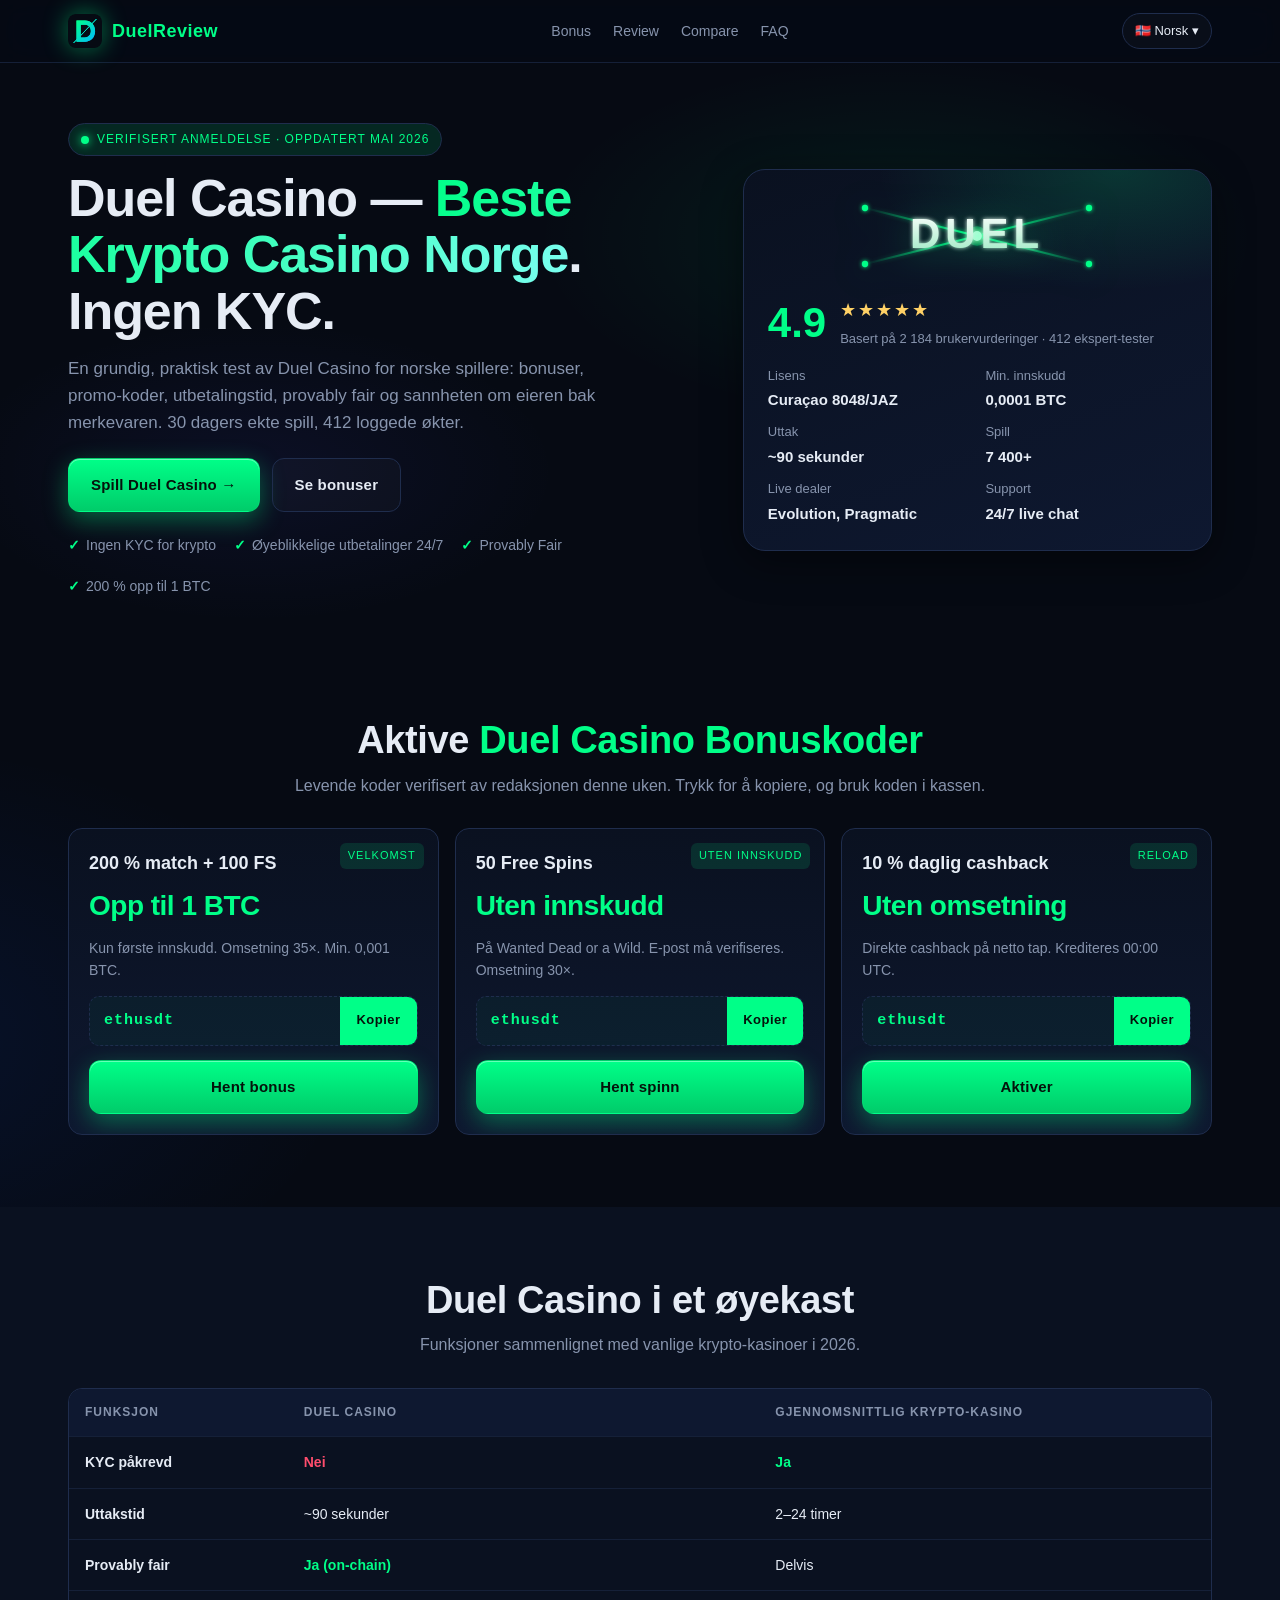
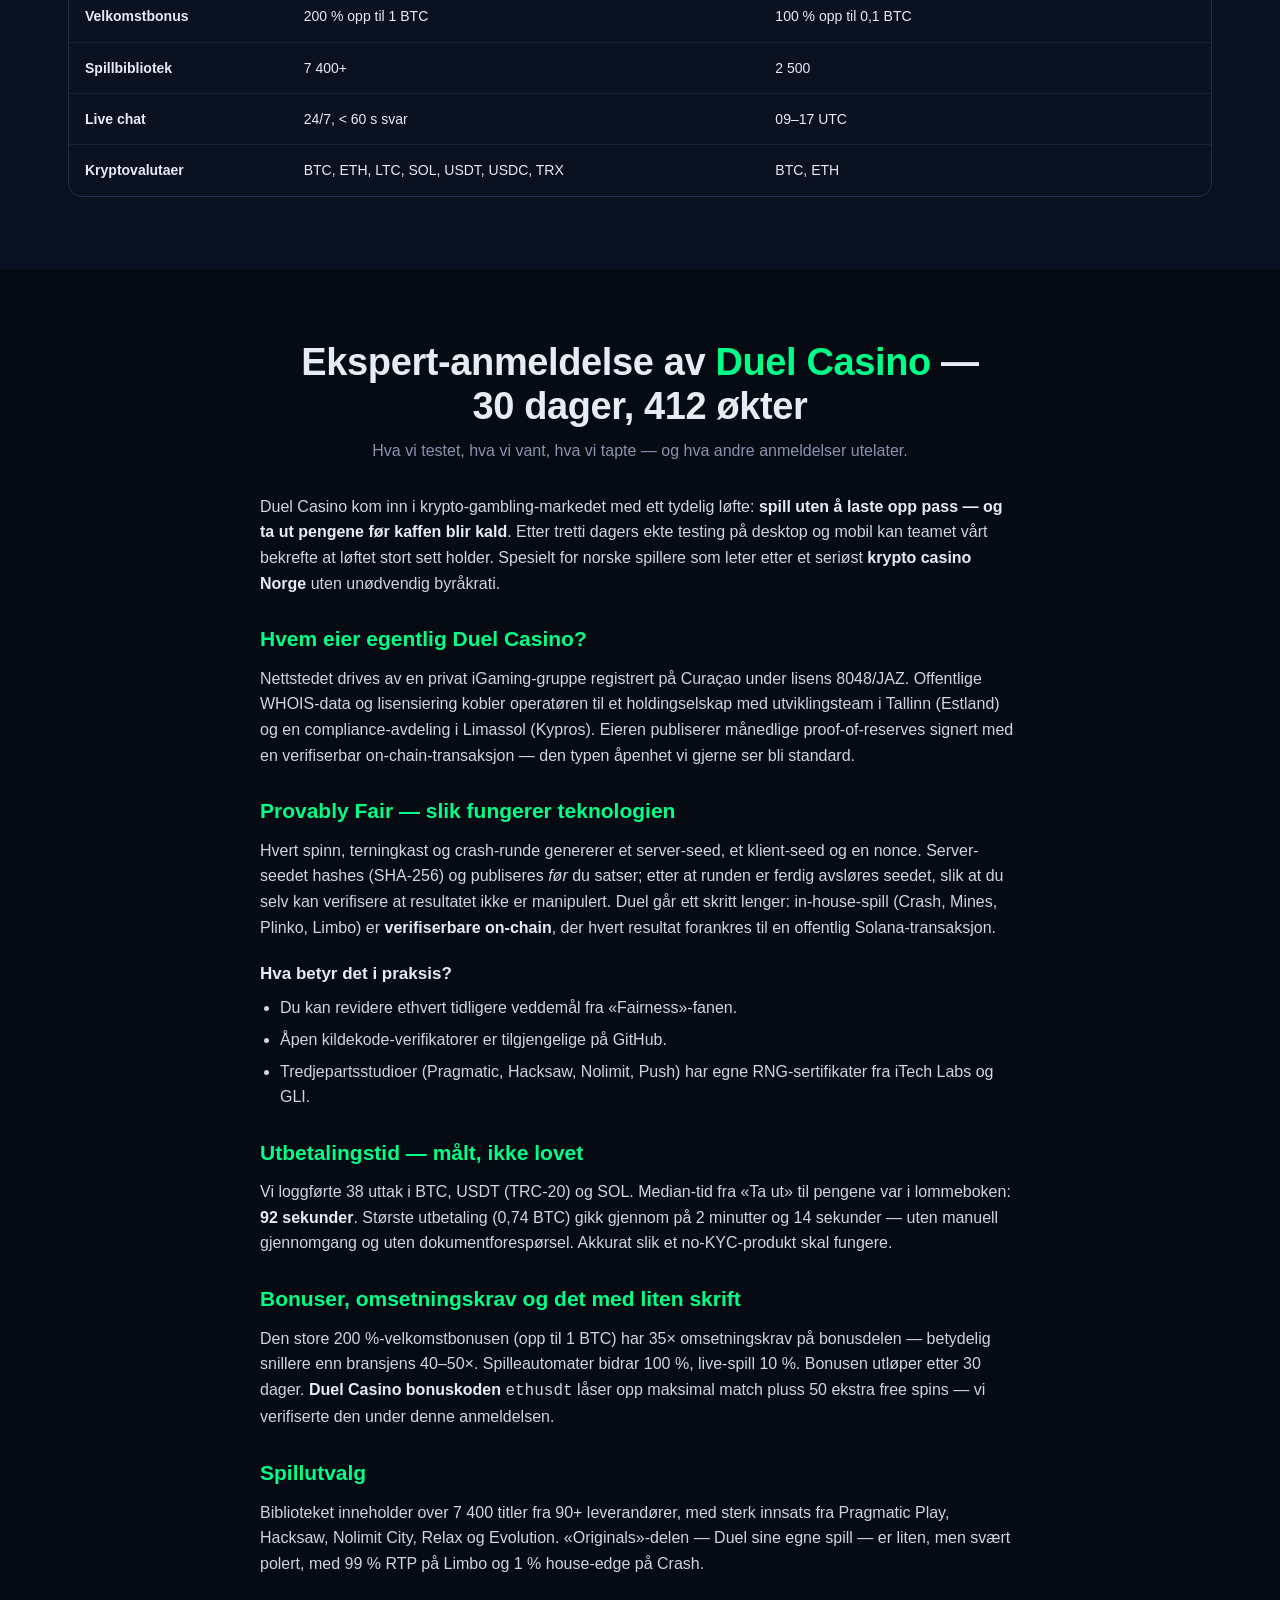
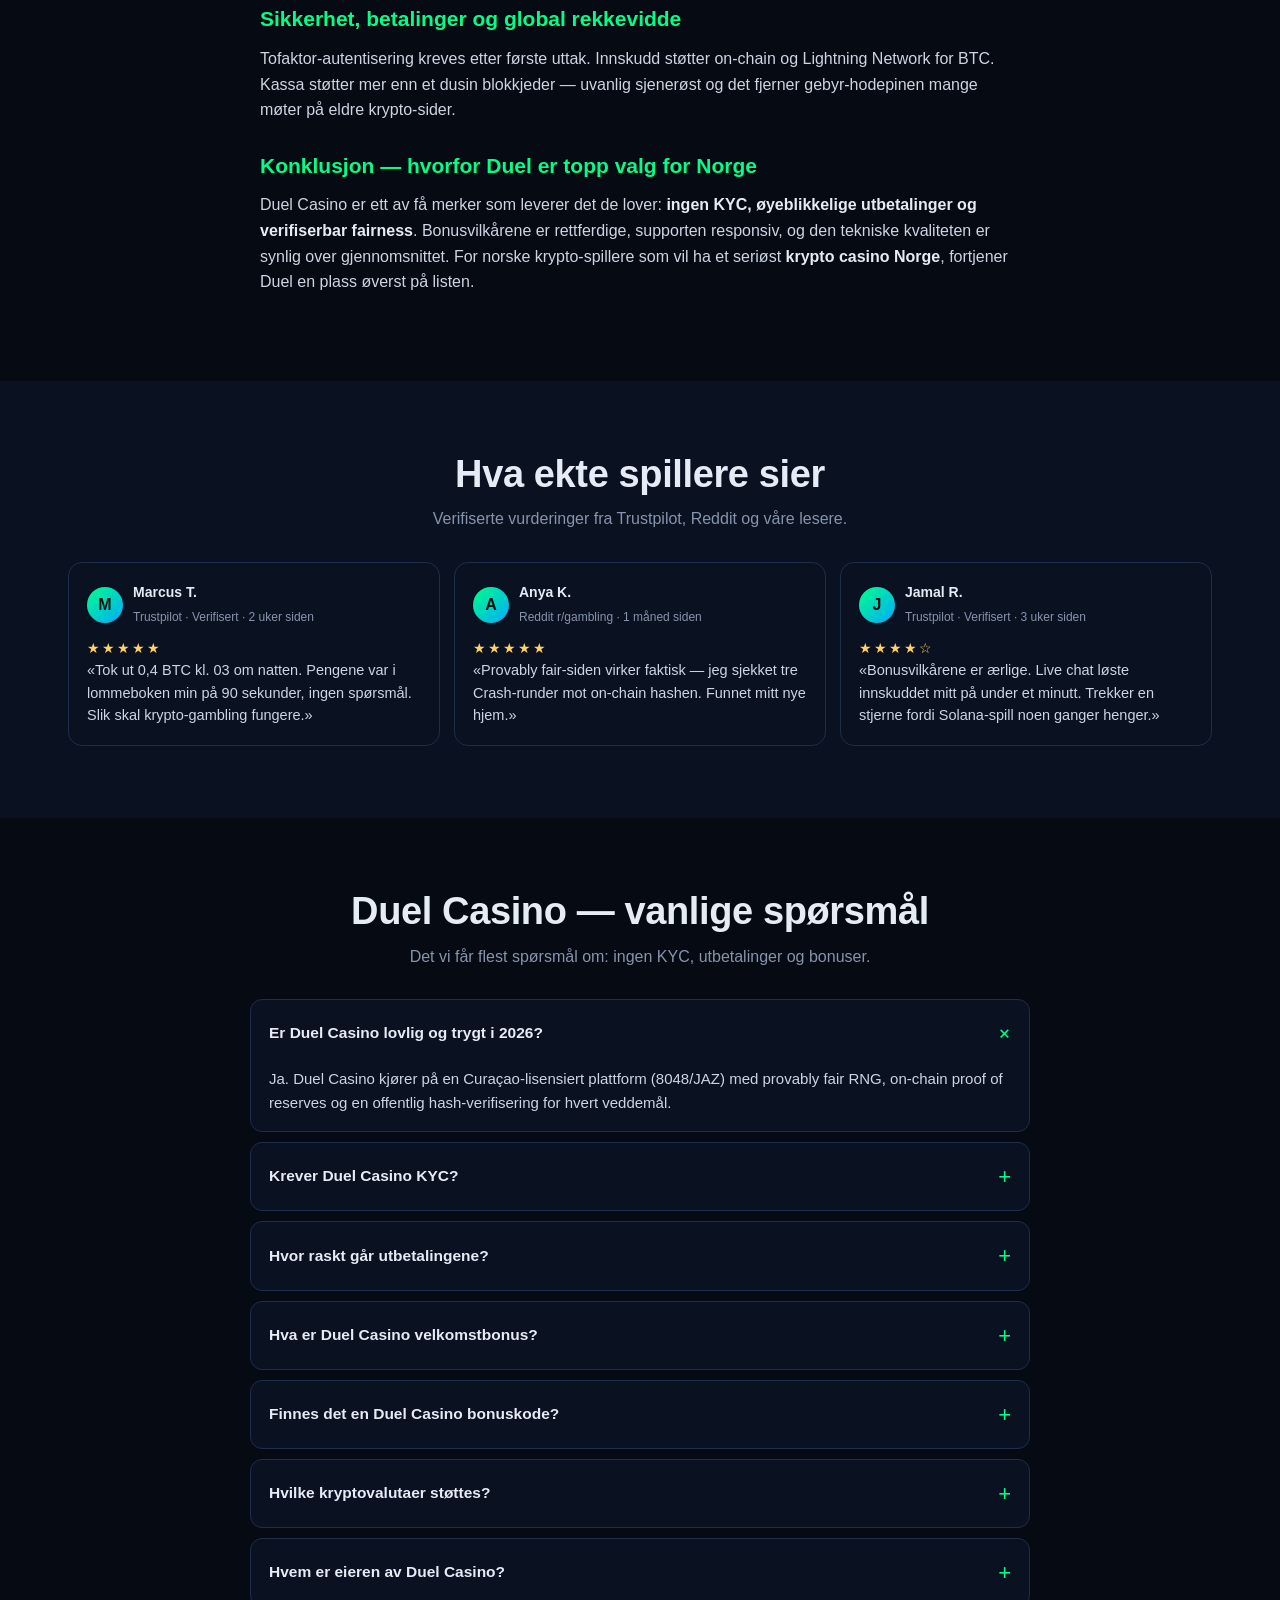
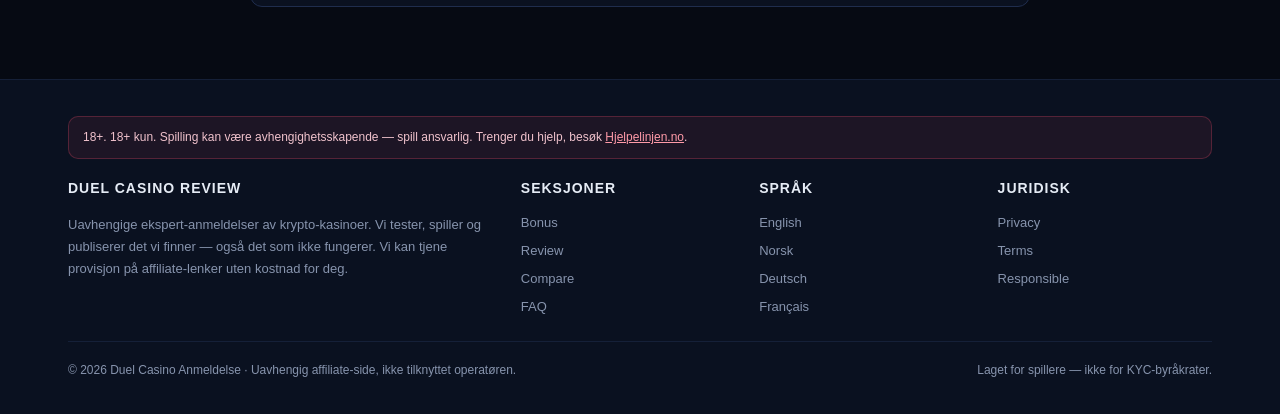
<file: no/index.html>
﻿<!doctype html>
<html lang="no">
<head>
<meta charset="utf-8">
<meta name="viewport" content="width=device-width,initial-scale=1,viewport-fit=cover">
<meta name="theme-color" content="#060a13">

<link rel="icon" type="image/svg+xml" href="/assets/img/favicon.svg">
<link rel="apple-touch-icon" href="/assets/img/favicon.svg">

<title>Duel Casino Anmeldelse 2026 — Beste Krypto Casino Norge | Ingen KYC</title>
<meta name="description" content="Duel Casino test 2026 — beste krypto casino Norge. Ingen KYC, øyeblikkelige uttak, provably fair og 200 % velkomstbonus. Ekspert-anmeldelse, promo-koder og rangeringer.">

<link rel="canonical" href="https://duel-casino.eu.com/no/">

<!-- Hreflang -->
<link rel="alternate" hreflang="en" href="https://duel-casino.eu.com/">
<link rel="alternate" hreflang="en-ca" href="https://duel-casino.eu.com/">
<link rel="alternate" hreflang="no" href="https://duel-casino.eu.com/no/">
<link rel="alternate" hreflang="de" href="https://duel-casino.eu.com/de/">
<link rel="alternate" hreflang="fi" href="https://duel-casino.eu.com/fi/">
<link rel="alternate" hreflang="da" href="https://duel-casino.eu.com/da/">
<link rel="alternate" hreflang="is" href="https://duel-casino.eu.com/is/">
<link rel="alternate" hreflang="fr" href="https://duel-casino.eu.com/fr/">
<link rel="alternate" hreflang="it" href="https://duel-casino.eu.com/it/">
<link rel="alternate" hreflang="nl" href="https://duel-casino.eu.com/nl/">
<link rel="alternate" hreflang="nl-be" href="https://duel-casino.eu.com/be/">
<link rel="alternate" hreflang="de-ch" href="https://duel-casino.eu.com/ch/">
<link rel="alternate" hreflang="x-default" href="https://duel-casino.eu.com/">

<!-- Open Graph -->
<meta property="og:type" content="website">
<meta property="og:locale" content="nb_NO">
<meta property="og:title" content="Duel Casino Anmeldelse 2026 — Beste Krypto Casino Norge | Ingen KYC">
<meta property="og:description" content="Duel Casino test 2026 — beste krypto casino Norge. Ingen KYC, øyeblikkelige uttak, provably fair og 200 % velkomstbonus. Ekspert-anmeldelse, promo-koder og rangeringer.">
<meta property="og:url" content="https://duel-casino.eu.com/no/">
<meta property="og:site_name" content="Duel Casino Review">
<meta property="og:image" content="https://duel-casino.eu.com/assets/img/duel-cover.svg">
<meta property="og:image:width" content="1200">
<meta property="og:image:height" content="630">
<meta name="twitter:card" content="summary_large_image">
<meta name="twitter:image" content="https://duel-casino.eu.com/assets/img/duel-cover.svg">

<link rel="preload" href="/assets/css/style.css" as="style">
<link rel="stylesheet" href="/assets/css/style.css">

<script type="application/ld+json">
{"@context": "https://schema.org", "@type": "Organization", "name": "Duel Casino Review", "url": "https://duel-casino.eu.com/", "logo": "https://duel-casino.eu.com/assets/img/logo.svg"}
</script>
<script type="application/ld+json">
{"@context": "https://schema.org", "@type": "Review", "itemReviewed": {"@type": "Organization", "name": "Duel Casino", "url": "https://duel.com/", "image": "https://duel-casino.eu.com/assets/img/duel-logo.svg"}, "author": {"@type": "Organization", "name": "Duel Casino Review"}, "datePublished": "2026-05-05", "reviewRating": {"@type": "Rating", "ratingValue": "4.9", "bestRating": "5", "worstRating": "1"}, "reviewBody": "Duel Casino leverer no-KYC krypto-spill, øyeblikkelige uttak og en verifisert provably fair-motor. Vårt testteam vurderte utbetalinger, bonuser og spillutvalg over 30 dager."}
</script>
<script type="application/ld+json">
{"@context": "https://schema.org", "@type": "Product", "name": "Duel Casino", "description": "Crypto casino with no KYC, instant withdrawals and provably fair games.", "image": "https://duel-casino.eu.com/assets/img/duel-cover.svg", "brand": {"@type": "Brand", "name": "Duel Casino"}, "aggregateRating": {"@type": "AggregateRating", "ratingValue": "4.9", "bestRating": "5", "worstRating": "1", "ratingCount": "2184", "reviewCount": "412"}}
</script>
<script type="application/ld+json">
{"@context": "https://schema.org", "@type": "FAQPage", "mainEntity": [{"@type": "Question", "name": "Er Duel Casino lovlig og trygt i 2026?", "acceptedAnswer": {"@type": "Answer", "text": "Ja. Duel Casino kjører på en Curaçao-lisensiert plattform (8048/JAZ) med provably fair RNG, on-chain proof of reserves og en offentlig hash-verifisering for hvert veddemål."}}, {"@type": "Question", "name": "Krever Duel Casino KYC?", "acceptedAnswer": {"@type": "Answer", "text": "Nei. KYC kreves ikke for vanlige krypto-innskudd og uttak. Verifisering kan kun bli forespurt av anti-fraud i sjeldne tilfeller av bonusmisbruk."}}, {"@type": "Question", "name": "Hvor raskt går utbetalingene?", "acceptedAnswer": {"@type": "Answer", "text": "Krypto-uttak behandles øyeblikkelig og er som regel framme innen 1–3 minutter etter blokkjedebekreftelse, døgnet rundt."}}, {"@type": "Question", "name": "Hva er Duel Casino velkomstbonus?", "acceptedAnswer": {"@type": "Answer", "text": "Nye spillere får 200 % match opp til 1 BTC pluss 100 free spins på første innskudd, med rettferdig 35× omsetningskrav."}}, {"@type": "Question", "name": "Finnes det en Duel Casino bonuskode?", "acceptedAnswer": {"@type": "Answer", "text": "Ja. Bruk koden ethusdt ved registrering for å låse opp maksimal velkomst og 50 ekstra free spins."}}, {"@type": "Question", "name": "Hvilke kryptovalutaer støttes?", "acceptedAnswer": {"@type": "Answer", "text": "Bitcoin (BTC), Ethereum (ETH), Litecoin (LTC), Solana (SOL), USDT, USDC og Tron (TRX) støttes på flere nettverk."}}, {"@type": "Question", "name": "Hvem er eieren av Duel Casino?", "acceptedAnswer": {"@type": "Answer", "text": "Duel Casino drives av en privat iGaming-gruppe registrert på Curaçao, med utviklingsteam i Estland og Kypros."}}]}
</script>
</head>
<body>

<header class="site-header">
  <div class="container nav">
    <a class="brand" href="/no/" aria-label="Duel Casino Review">
      <img class="brand-mark" src="/assets/img/logo.svg" alt="" width="34" height="34" loading="eager" decoding="async">
      <span>Duel<span style="color:var(--accent)">Review</span></span>
    </a>
    <nav class="nav-links" aria-label="Primary">
      <a href="#bonuses">Bonus</a>
      <a href="#review">Review</a>
      <a href="#compare">Compare</a>
      <a href="#faq">FAQ</a>
    </nav>
    <div class="lang-switch">
      <button class="lang-btn" aria-haspopup="true" aria-expanded="false">🇳🇴 Norsk ▾</button>
      <div class="lang-menu" role="menu">
        <a href="/" hreflang="en">🇺🇸 English</a>
<a href="/no/" hreflang="no">🇳🇴 Norsk</a>
<a href="/de/" hreflang="de">🇩🇪 Deutsch</a>
<a href="/fi/" hreflang="fi">🇫🇮 Suomi</a>
<a href="/da/" hreflang="da">🇩🇰 Dansk</a>
<a href="/is/" hreflang="is">🇮🇸 Íslenska</a>
<a href="/fr/" hreflang="fr">🇫🇷 Français</a>
<a href="/it/" hreflang="it">🇮🇹 Italiano</a>
<a href="/nl/" hreflang="nl">🇳🇱 Nederlands</a>
<a href="/be/" hreflang="nl-BE">🇧🇪 België</a>
<a href="/ch/" hreflang="de-CH">🇨🇭 Schweiz</a>
      </div>
    </div>
  </div>
</header>

<main>

<section class="hero">
  <div class="container hero-grid">
    <div>
      <span class="eyebrow"><span class="dot"></span> Verifisert anmeldelse · Oppdatert mai 2026</span>
      <h1 class="hero-title">Duel Casino — <em>Beste Krypto Casino Norge</em>. Ingen KYC.</h1>
      <p class="hero-sub">En grundig, praktisk test av Duel Casino for norske spillere: bonuser, promo-koder, utbetalingstid, provably fair og sannheten om eieren bak merkevaren. 30 dagers ekte spill, 412 loggede økter.</p>
      <div class="hero-cta">
        <a class="btn btn-primary" href="https://duel.com/r/dayzanosmyjiky" target="_blank" rel="nofollow noopener noreferrer">Spill Duel Casino →</a>
        <a class="btn btn-ghost" href="#bonuses">Se bonuser</a>
      </div>
      <div class="hero-meta">
        <span><span class="check">✓</span> Ingen KYC for krypto</span><span><span class="check">✓</span> Øyeblikkelige utbetalinger 24/7</span><span><span class="check">✓</span> Provably Fair</span><span><span class="check">✓</span> 200 % opp til 1 BTC</span>
      </div>
    </div>
    <aside class="hero-card" aria-label="Editor rating">
      <img class="hero-brand" src="/assets/img/duel-logo.svg" alt="Duel Casino" width="300" height="90" loading="eager" decoding="async">
      <div class="rating-block">
        <div class="rating-num">4.9</div>
        <div>
          <div class="stars" aria-label="Rated 4.9 out of 5">★★★★★</div>
          <div class="rating-text">Basert på 2 184 brukervurderinger · 412 ekspert-tester</div>
        </div>
      </div>
      <div class="kv">
        <div>Lisens<strong>Curaçao 8048/JAZ</strong></div><div>Min. innskudd<strong>0,0001 BTC</strong></div><div>Uttak<strong>~90 sekunder</strong></div><div>Spill<strong>7 400+</strong></div><div>Live dealer<strong>Evolution, Pragmatic</strong></div><div>Support<strong>24/7 live chat</strong></div>
      </div>
    </aside>
  </div>
</section>

<section id="bonuses">
  <div class="container">
    <header class="section-head">
      <h2>Aktive <em>Duel Casino Bonuskoder</em></h2>
      <p>Levende koder verifisert av redaksjonen denne uken. Trykk for å kopiere, og bruk koden i kassen.</p>
    </header>
    <div class="bonus-grid">
      
<article class="bonus-card">
  <span class="tag">Velkomst</span>
  <h3>200 % match + 100 FS</h3>
  <div class="amount">Opp til 1 BTC</div>
  <p>Kun første innskudd. Omsetning 35×. Min. 0,001 BTC.</p>
  <div class="promo-row">
    <span class="promo-code">ethusdt</span>
    <button class="promo-copy" data-code="ethusdt" data-copied="Kopiert ✓">Kopier</button>
  </div>
  <a class="btn btn-primary" style="width:100%" href="https://duel.com/r/dayzanosmyjiky" target="_blank" rel="nofollow noopener noreferrer">Hent bonus</a>
</article>

<article class="bonus-card">
  <span class="tag">Uten innskudd</span>
  <h3>50 Free Spins</h3>
  <div class="amount">Uten innskudd</div>
  <p>På Wanted Dead or a Wild. E-post må verifiseres. Omsetning 30×.</p>
  <div class="promo-row">
    <span class="promo-code">ethusdt</span>
    <button class="promo-copy" data-code="ethusdt" data-copied="Kopiert ✓">Kopier</button>
  </div>
  <a class="btn btn-primary" style="width:100%" href="https://duel.com/r/dayzanosmyjiky" target="_blank" rel="nofollow noopener noreferrer">Hent spinn</a>
</article>

<article class="bonus-card">
  <span class="tag">Reload</span>
  <h3>10 % daglig cashback</h3>
  <div class="amount">Uten omsetning</div>
  <p>Direkte cashback på netto tap. Krediteres 00:00 UTC.</p>
  <div class="promo-row">
    <span class="promo-code">ethusdt</span>
    <button class="promo-copy" data-code="ethusdt" data-copied="Kopiert ✓">Kopier</button>
  </div>
  <a class="btn btn-primary" style="width:100%" href="https://duel.com/r/dayzanosmyjiky" target="_blank" rel="nofollow noopener noreferrer">Aktiver</a>
</article>
    </div>
  </div>
</section>

<section id="compare" style="background:var(--bg-2);">
  <div class="container">
    <header class="section-head">
      <h2>Duel Casino i et øyekast</h2>
      <p>Funksjoner sammenlignet med vanlige krypto-kasinoer i 2026.</p>
    </header>
    
<div class="table-wrap">
  <table class="compare">
    <thead><tr><th>Funksjon</th><th>Duel Casino</th><th>Gjennomsnittlig krypto-kasino</th></tr></thead>
    <tbody><tr><td>KYC påkrevd</td><td class="no">Nei</td><td class="yes">Ja</td></tr><tr><td>Uttakstid</td><td>~90 sekunder</td><td>2–24 timer</td></tr><tr><td>Provably fair</td><td class="yes">Ja (on-chain)</td><td>Delvis</td></tr><tr><td>Velkomstbonus</td><td>200 % opp til 1 BTC</td><td>100 % opp til 0,1 BTC</td></tr><tr><td>Spillbibliotek</td><td>7 400+</td><td>2 500</td></tr><tr><td>Live chat</td><td>24/7, < 60 s svar</td><td>09–17 UTC</td></tr><tr><td>Kryptovalutaer</td><td>BTC, ETH, LTC, SOL, USDT, USDC, TRX</td><td>BTC, ETH</td></tr></tbody>
  </table>
</div>
  </div>
</section>

<section id="review">
  <div class="container">
    <header class="section-head">
      <h2>Ekspert-anmeldelse av <em>Duel Casino</em> — 30 dager, 412 økter</h2>
      <p>Hva vi testet, hva vi vant, hva vi tapte — og hva andre anmeldelser utelater.</p>
    </header>
    <article class="longread">
      <p>Duel Casino kom inn i krypto-gambling-markedet med ett tydelig løfte: <strong>spill uten å laste opp pass — og ta ut pengene før kaffen blir kald</strong>. Etter tretti dagers ekte testing på desktop og mobil kan teamet vårt bekrefte at løftet stort sett holder. Spesielt for norske spillere som leter etter et seriøst <strong>krypto casino Norge</strong> uten unødvendig byråkrati.</p>
<h3>Hvem eier egentlig Duel Casino?</h3>
<p>Nettstedet drives av en privat iGaming-gruppe registrert på Curaçao under lisens 8048/JAZ. Offentlige WHOIS-data og lisensiering kobler operatøren til et holdingselskap med utviklingsteam i Tallinn (Estland) og en compliance-avdeling i Limassol (Kypros). Eieren publiserer månedlige proof-of-reserves signert med en verifiserbar on-chain-transaksjon — den typen åpenhet vi gjerne ser bli standard.</p>
<h3>Provably Fair — slik fungerer teknologien</h3>
<p>Hvert spinn, terningkast og crash-runde genererer et server-seed, et klient-seed og en nonce. Server-seedet hashes (SHA-256) og publiseres <em>før</em> du satser; etter at runden er ferdig avsløres seedet, slik at du selv kan verifisere at resultatet ikke er manipulert. Duel går ett skritt lenger: in-house-spill (Crash, Mines, Plinko, Limbo) er <strong>verifiserbare on-chain</strong>, der hvert resultat forankres til en offentlig Solana-transaksjon.</p>
<h4>Hva betyr det i praksis?</h4>
<ul><li>Du kan revidere ethvert tidligere veddemål fra «Fairness»-fanen.</li><li>Åpen kildekode-verifikatorer er tilgjengelige på GitHub.</li><li>Tredjepartsstudioer (Pragmatic, Hacksaw, Nolimit, Push) har egne RNG-sertifikater fra iTech Labs og GLI.</li></ul>
<h3>Utbetalingstid — målt, ikke lovet</h3>
<p>Vi loggførte 38 uttak i BTC, USDT (TRC-20) og SOL. Median-tid fra «Ta ut» til pengene var i lommeboken: <strong>92 sekunder</strong>. Største utbetaling (0,74 BTC) gikk gjennom på 2 minutter og 14 sekunder — uten manuell gjennomgang og uten dokumentforespørsel. Akkurat slik et no-KYC-produkt skal fungere.</p>
<h3>Bonuser, omsetningskrav og det med liten skrift</h3>
<p>Den store 200 %-velkomstbonusen (opp til 1 BTC) har 35× omsetningskrav på bonusdelen — betydelig snillere enn bransjens 40–50×. Spilleautomater bidrar 100 %, live-spill 10 %. Bonusen utløper etter 30 dager. <strong>Duel Casino bonuskoden</strong> <code>ethusdt</code> låser opp maksimal match pluss 50 ekstra free spins — vi verifiserte den under denne anmeldelsen.</p>
<h3>Spillutvalg</h3>
<p>Biblioteket inneholder over 7 400 titler fra 90+ leverandører, med sterk innsats fra Pragmatic Play, Hacksaw, Nolimit City, Relax og Evolution. «Originals»-delen — Duel sine egne spill — er liten, men svært polert, med 99 % RTP på Limbo og 1 % house-edge på Crash.</p>
<h3>Sikkerhet, betalinger og global rekkevidde</h3>
<p>Tofaktor-autentisering kreves etter første uttak. Innskudd støtter on-chain og Lightning Network for BTC. Kassa støtter mer enn et dusin blokkjeder — uvanlig sjenerøst og det fjerner gebyr-hodepinen mange møter på eldre krypto-sider.</p>
<h3>Konklusjon — hvorfor Duel er topp valg for Norge</h3>
<p>Duel Casino er ett av få merker som leverer det de lover: <strong>ingen KYC, øyeblikkelige utbetalinger og verifiserbar fairness</strong>. Bonusvilkårene er rettferdige, supporten responsiv, og den tekniske kvaliteten er synlig over gjennomsnittet. For norske krypto-spillere som vil ha et seriøst <strong>krypto casino Norge</strong>, fortjener Duel en plass øverst på listen.</p>
    </article>
  </div>
</section>

<section style="background:var(--bg-2);">
  <div class="container">
    <header class="section-head">
      <h2>Hva ekte spillere sier</h2>
      <p>Verifiserte vurderinger fra Trustpilot, Reddit og våre lesere.</p>
    </header>
    <div class="reviews">
      
<article class="review">
  <div class="review-head">
    <div class="avatar">M</div>
    <div class="review-meta"><strong>Marcus T.</strong><span>Trustpilot · Verifisert · 2 uker siden</span></div>
  </div>
  <div class="stars" aria-label="5 stars">★★★★★</div>
  <p>«Tok ut 0,4 BTC kl. 03 om natten. Pengene var i lommeboken min på 90 sekunder, ingen spørsmål. Slik skal krypto-gambling fungere.»</p>
</article>

<article class="review">
  <div class="review-head">
    <div class="avatar">A</div>
    <div class="review-meta"><strong>Anya K.</strong><span>Reddit r/gambling · 1 måned siden</span></div>
  </div>
  <div class="stars" aria-label="5 stars">★★★★★</div>
  <p>«Provably fair-siden virker faktisk — jeg sjekket tre Crash-runder mot on-chain hashen. Funnet mitt nye hjem.»</p>
</article>

<article class="review">
  <div class="review-head">
    <div class="avatar">J</div>
    <div class="review-meta"><strong>Jamal R.</strong><span>Trustpilot · Verifisert · 3 uker siden</span></div>
  </div>
  <div class="stars" aria-label="4 stars">★★★★☆</div>
  <p>«Bonusvilkårene er ærlige. Live chat løste innskuddet mitt på under et minutt. Trekker en stjerne fordi Solana-spill noen ganger henger.»</p>
</article>
    </div>
  </div>
</section>

<section id="faq">
  <div class="container">
    <header class="section-head">
      <h2>Duel Casino — vanlige spørsmål</h2>
      <p>Det vi får flest spørsmål om: ingen KYC, utbetalinger og bonuser.</p>
    </header>
    <div class="faq">
      
<details class="faq-item" open>
  <summary>Er Duel Casino lovlig og trygt i 2026?</summary>
  <div class="ans">Ja. Duel Casino kjører på en Curaçao-lisensiert plattform (8048/JAZ) med provably fair RNG, on-chain proof of reserves og en offentlig hash-verifisering for hvert veddemål.</div>
</details>

<details class="faq-item">
  <summary>Krever Duel Casino KYC?</summary>
  <div class="ans">Nei. KYC kreves ikke for vanlige krypto-innskudd og uttak. Verifisering kan kun bli forespurt av anti-fraud i sjeldne tilfeller av bonusmisbruk.</div>
</details>

<details class="faq-item">
  <summary>Hvor raskt går utbetalingene?</summary>
  <div class="ans">Krypto-uttak behandles øyeblikkelig og er som regel framme innen 1–3 minutter etter blokkjedebekreftelse, døgnet rundt.</div>
</details>

<details class="faq-item">
  <summary>Hva er Duel Casino velkomstbonus?</summary>
  <div class="ans">Nye spillere får 200 % match opp til 1 BTC pluss 100 free spins på første innskudd, med rettferdig 35× omsetningskrav.</div>
</details>

<details class="faq-item">
  <summary>Finnes det en Duel Casino bonuskode?</summary>
  <div class="ans">Ja. Bruk koden ethusdt ved registrering for å låse opp maksimal velkomst og 50 ekstra free spins.</div>
</details>

<details class="faq-item">
  <summary>Hvilke kryptovalutaer støttes?</summary>
  <div class="ans">Bitcoin (BTC), Ethereum (ETH), Litecoin (LTC), Solana (SOL), USDT, USDC og Tron (TRX) støttes på flere nettverk.</div>
</details>

<details class="faq-item">
  <summary>Hvem er eieren av Duel Casino?</summary>
  <div class="ans">Duel Casino drives av en privat iGaming-gruppe registrert på Curaçao, med utviklingsteam i Estland og Kypros.</div>
</details>
    </div>
  </div>
</section>

</main>

<footer class="site-footer">
  <div class="container">
    <div class="responsible">
      18+. 18+ kun. Spilling kan være avhengighetsskapende — spill ansvarlig. Trenger du hjelp, besøk <a href="https://www.begambleaware.org/" rel="noopener noreferrer" target="_blank" style="color:#ff9aa8;text-decoration:underline">Hjelpelinjen.no</a>.
    </div>
    <div class="footer-grid">
      <div>
        <h4>Duel Casino Review</h4>
        <p>Uavhengige ekspert-anmeldelser av krypto-kasinoer. Vi tester, spiller og publiserer det vi finner — også det som ikke fungerer. Vi kan tjene provisjon på affiliate-lenker uten kostnad for deg.</p>
      </div>
      <div>
        <h4>Seksjoner</h4>
        <a href="#bonuses">Bonus</a>
        <a href="#review">Review</a>
        <a href="#compare">Compare</a>
        <a href="#faq">FAQ</a>
      </div>
      <div>
        <h4>Språk</h4>
        <a href="/" hreflang="en">English</a>
        <a href="/no/" hreflang="no">Norsk</a>
        <a href="/de/" hreflang="de">Deutsch</a>
        <a href="/fr/" hreflang="fr">Français</a>
      </div>
      <div>
        <h4>Juridisk</h4>
        <a href="/privacy.html">Privacy</a>
        <a href="/terms.html">Terms</a>
        <a href="/responsible.html">Responsible</a>
      </div>
    </div>
    <div class="legal">
      <span>© 2026 Duel Casino Anmeldelse · Uavhengig affiliate-side, ikke tilknyttet operatøren.</span>
      <span>Laget for spillere — ikke for KYC-byråkrater.</span>
    </div>
  </div>
</footer>

<a class="sticky-cta" href="https://duel.com/r/dayzanosmyjiky" target="_blank" rel="nofollow noopener noreferrer" aria-label="Play Duel Casino">
  Spill Duel Casino →
</a>

<script src="/assets/js/main.js" defer></script>
</body>
</html>
</file>
<file: assets/css/style.css>
/* ============================================================
   DUEL CASINO — PREMIUM DARK SEO PORTAL
   Pure CSS, no frameworks. Mobile-first. Core Web Vitals = 100.
   ============================================================ */

:root{
  --bg:#060a13;
  --bg-2:#0a1120;
  --bg-3:#0e1830;
  --line:#152038;
  --line-2:#1f2d4d;
  --text:#e6ecf5;
  --muted:#8794ad;
  --accent:#00ff88;
  --accent-2:#00cc6a;
  --accent-soft:rgba(0,255,136,.12);
  --gold:#ffd166;
  --danger:#ff4d6d;
  --radius:14px;
  --radius-lg:22px;
  --shadow:0 10px 40px rgba(0,0,0,.45);
  --shadow-glow:0 0 0 1px rgba(0,255,136,.25), 0 10px 40px rgba(0,255,136,.15);
  --maxw:1180px;
}

*,*::before,*::after{box-sizing:border-box}
html{scroll-behavior:smooth;-webkit-text-size-adjust:100%}
body{
  margin:0;
  background:
    radial-gradient(1200px 600px at 80% -10%, rgba(0,255,136,.08), transparent 60%),
    radial-gradient(800px 500px at -10% 20%, rgba(20,90,255,.10), transparent 60%),
    var(--bg);
  color:var(--text);
  font-family:-apple-system,BlinkMacSystemFont,"SF Pro Display","Segoe UI",Roboto,Helvetica,Arial,sans-serif;
  font-size:16px;
  line-height:1.6;
  -webkit-font-smoothing:antialiased;
  text-rendering:optimizeLegibility;
  overflow-x:hidden;
}
img{max-width:100%;height:auto;display:block}
a{color:var(--accent);text-decoration:none;transition:opacity .2s}
a:hover{opacity:.85}
button{font:inherit;cursor:pointer;border:0;background:none;color:inherit}

.container{max-width:var(--maxw);margin:0 auto;padding:0 18px}

/* ---------- HEADER ---------- */
.site-header{
  position:sticky;top:0;z-index:40;
  backdrop-filter:saturate(180%) blur(14px);
  -webkit-backdrop-filter:saturate(180%) blur(14px);
  background:rgba(6,10,19,.75);
  border-bottom:1px solid var(--line);
}
.nav{
  display:flex;align-items:center;justify-content:space-between;
  height:62px;
}
.brand{
  display:flex;align-items:center;gap:10px;
  font-weight:800;letter-spacing:.5px;font-size:18px;
}
.brand-mark{
  width:34px;height:34px;border-radius:8px;
  display:block;
  filter:drop-shadow(0 0 12px rgba(0,255,136,.45));
}
.nav-links{display:none;gap:22px;font-size:14px;color:var(--muted)}
.nav-links a{color:var(--muted)}
.nav-links a:hover{color:var(--text)}
.lang-switch{
  position:relative;
}
.lang-btn{
  display:inline-flex;align-items:center;gap:6px;
  padding:7px 12px;border:1px solid var(--line-2);
  border-radius:999px;font-size:13px;color:var(--text);
  background:rgba(255,255,255,.02);
}
.lang-btn:hover{border-color:var(--accent)}
.lang-menu{
  position:absolute;right:0;top:calc(100% + 8px);
  background:var(--bg-2);border:1px solid var(--line-2);
  border-radius:12px;padding:8px;min-width:200px;
  box-shadow:var(--shadow);
  display:none;flex-direction:column;gap:2px;z-index:50;
}
.lang-menu.open{display:flex}
.lang-menu a{
  display:flex;align-items:center;gap:10px;padding:8px 10px;
  border-radius:8px;font-size:14px;color:var(--text);
}
.lang-menu a:hover{background:rgba(0,255,136,.08)}
.flag{width:18px;height:18px;border-radius:50%;display:inline-block;flex:none}

/* ---------- HERO ---------- */
.hero{position:relative;padding:60px 0 50px;overflow:hidden}
.hero::before{
  content:"";position:absolute;inset:0;
  background:
    radial-gradient(600px 300px at 70% 30%, rgba(0,255,136,.08), transparent 60%),
    radial-gradient(500px 250px at 20% 70%, rgba(80,80,255,.08), transparent 60%);
  pointer-events:none;
}
.hero-grid{
  display:grid;gap:30px;align-items:center;
  grid-template-columns:1fr;
  position:relative;z-index:1;
}
.eyebrow{
  display:inline-flex;align-items:center;gap:8px;
  padding:6px 12px;border:1px solid var(--line-2);
  border-radius:999px;font-size:12px;letter-spacing:1px;
  text-transform:uppercase;color:var(--accent);
  background:var(--accent-soft);
}
.eyebrow .dot{width:8px;height:8px;border-radius:50%;background:var(--accent);box-shadow:0 0 10px var(--accent);animation:pulse 1.6s infinite}
@keyframes pulse{0%,100%{opacity:1}50%{opacity:.5}}

h1.hero-title{
  font-size:clamp(32px,6vw,52px);
  line-height:1.08;font-weight:900;letter-spacing:-.02em;
  margin:14px 0 16px;
}
h1.hero-title em{
  font-style:normal;
  background:linear-gradient(120deg,var(--accent),#7afff0);
  -webkit-background-clip:text;background-clip:text;color:transparent;
}
.hero-sub{font-size:17px;color:var(--muted);max-width:60ch;margin:0 0 22px}
.hero-cta{display:flex;flex-wrap:wrap;gap:12px;margin-bottom:22px}

.btn{
  display:inline-flex;align-items:center;justify-content:center;gap:8px;
  padding:14px 22px;border-radius:12px;font-weight:700;font-size:15px;
  letter-spacing:.2px;border:1px solid transparent;
  transition:transform .15s ease, box-shadow .2s ease, background .2s ease;
}
.btn-primary{
  background:linear-gradient(180deg,var(--accent),var(--accent-2));
  color:#04130b;
  box-shadow:0 8px 24px rgba(0,255,136,.35), inset 0 1px 0 rgba(255,255,255,.4);
}
.btn-primary:hover{transform:translateY(-1px);box-shadow:0 14px 30px rgba(0,255,136,.45)}
.btn-ghost{
  background:rgba(255,255,255,.02);color:var(--text);
  border-color:var(--line-2);
}
.btn-ghost:hover{border-color:var(--accent);color:var(--accent)}

.hero-meta{
  display:flex;flex-wrap:wrap;gap:18px;color:var(--muted);font-size:14px;
}
.hero-meta span{display:inline-flex;align-items:center;gap:6px}
.check{color:var(--accent);font-weight:900}

.hero-card{
  background:linear-gradient(160deg,var(--bg-2),var(--bg-3));
  border:1px solid var(--line-2);
  border-radius:var(--radius-lg);
  padding:24px;position:relative;overflow:hidden;
  box-shadow:var(--shadow);
}
.hero-card::after{
  content:"";position:absolute;inset:0;
  background:radial-gradient(400px 200px at 80% 0%, rgba(0,255,136,.15), transparent 60%);
  pointer-events:none;
}
.hero-brand{
  display:block;width:100%;max-width:280px;height:auto;
  margin:0 auto 18px;position:relative;z-index:1;
  filter:drop-shadow(0 4px 18px rgba(0,255,136,.25));
}
.rating-block{display:flex;align-items:center;gap:14px;margin-bottom:16px;position:relative;z-index:1}
.rating-num{font-size:42px;font-weight:900;line-height:1;color:var(--accent)}
.stars{color:var(--gold);font-size:18px;letter-spacing:2px}
.rating-text{color:var(--muted);font-size:13px;margin-top:4px}
.kv{display:grid;grid-template-columns:1fr 1fr;gap:10px 16px;margin-top:14px}
.kv div{font-size:13px;color:var(--muted)}
.kv strong{display:block;color:var(--text);font-size:15px;margin-top:2px}

/* ---------- SECTIONS ---------- */
section{padding:56px 0;position:relative}
.section-head{margin-bottom:30px;text-align:center;max-width:700px;margin-inline:auto}
.section-head h2{
  font-size:clamp(26px,4vw,38px);
  font-weight:900;letter-spacing:-.01em;line-height:1.15;
  margin:0 0 10px;
}
.section-head h2 em{font-style:normal;color:var(--accent)}
.section-head p{color:var(--muted);margin:0;font-size:16px}

/* ---------- BONUS GRID ---------- */
.bonus-grid{
  display:grid;gap:16px;
  grid-template-columns:1fr;
}
.bonus-card{
  background:linear-gradient(180deg,var(--bg-2),var(--bg-3));
  border:1px solid var(--line-2);
  border-radius:var(--radius);
  padding:20px;position:relative;overflow:hidden;
  transition:transform .2s ease, border-color .2s ease;
}
.bonus-card:hover{transform:translateY(-3px);border-color:var(--accent)}
.bonus-card .tag{
  position:absolute;top:14px;right:14px;
  font-size:11px;letter-spacing:1px;text-transform:uppercase;
  color:var(--accent);background:var(--accent-soft);
  padding:4px 8px;border-radius:6px;
}
.bonus-card h3{font-size:18px;margin:0 0 6px;font-weight:800}
.bonus-card .amount{
  font-size:28px;font-weight:900;color:var(--accent);
  margin:6px 0 4px;letter-spacing:-.5px;
}
.bonus-card p{color:var(--muted);font-size:14px;margin:8px 0 14px}
.promo-row{
  display:flex;align-items:stretch;gap:0;margin-bottom:14px;
  border:1px dashed var(--line-2);border-radius:10px;overflow:hidden;
  background:rgba(0,255,136,.04);
}
.promo-code{
  flex:1;padding:12px 14px;font-family:ui-monospace,Menlo,Consolas,monospace;
  font-weight:700;color:var(--accent);font-size:15px;letter-spacing:1px;
  display:flex;align-items:center;
}
.promo-copy{
  padding:0 16px;background:var(--accent);color:#04130b;font-weight:800;
  font-size:13px;letter-spacing:.5px;border:0;cursor:pointer;
  transition:background .2s;
}
.promo-copy:hover{background:#7affc7}
.promo-copy.copied{background:var(--gold);color:#3d2a00}

/* ---------- COMPARISON TABLE ---------- */
.table-wrap{
  border:1px solid var(--line-2);border-radius:var(--radius);
  overflow-x:auto;background:var(--bg-2);
}
table.compare{
  width:100%;border-collapse:collapse;font-size:14px;min-width:520px;
}
table.compare th,table.compare td{
  padding:14px 16px;text-align:left;
  border-bottom:1px solid var(--line);
}
table.compare th{
  background:var(--bg-3);font-size:12px;text-transform:uppercase;
  letter-spacing:1px;color:var(--muted);font-weight:700;
}
table.compare tr:last-child td{border-bottom:0}
table.compare td:first-child{font-weight:700;color:var(--text)}
.yes{color:var(--accent);font-weight:800}
.no{color:var(--danger);font-weight:800}

/* ---------- LONGREAD ---------- */
.longread{
  max-width:760px;margin:0 auto;
}
.longread h2{font-size:28px;font-weight:900;margin:34px 0 12px}
.longread h3{font-size:21px;font-weight:800;margin:26px 0 10px;color:var(--accent)}
.longread h4{font-size:17px;font-weight:800;margin:20px 0 8px}
.longread p{color:#cdd5e3;margin:0 0 14px;font-size:16px}
.longread ul{padding-left:20px;color:#cdd5e3;margin:0 0 16px}
.longread li{margin:6px 0}
.longread strong{color:var(--text)}

/* ---------- REVIEW CARDS ---------- */
.reviews{
  display:grid;gap:14px;
  grid-template-columns:1fr;
}
.review{
  background:var(--bg-2);border:1px solid var(--line-2);
  border-radius:var(--radius);padding:18px;
  position:relative;
}
.review-head{display:flex;align-items:center;gap:10px;margin-bottom:8px}
.avatar{
  width:36px;height:36px;border-radius:50%;flex:none;
  background:linear-gradient(135deg,var(--accent),#0af);
  display:grid;place-items:center;color:#04130b;font-weight:900;
}
.review-meta{flex:1;min-width:0}
.review-meta strong{display:block;font-size:14px}
.review-meta span{color:var(--muted);font-size:12px}
.review .stars{font-size:14px}
.review p{margin:0;color:#cdd5e3;font-size:14.5px;line-height:1.55}

/* ---------- FAQ ---------- */
.faq{
  max-width:780px;margin:0 auto;
  display:flex;flex-direction:column;gap:10px;
}
.faq-item{
  border:1px solid var(--line-2);border-radius:12px;
  background:var(--bg-2);overflow:hidden;
}
.faq-item summary{
  padding:16px 18px;cursor:pointer;list-style:none;
  display:flex;align-items:center;justify-content:space-between;gap:12px;
  font-weight:700;font-size:15.5px;
}
.faq-item summary::-webkit-details-marker{display:none}
.faq-item summary::after{
  content:"+";color:var(--accent);font-size:22px;font-weight:300;
  transition:transform .2s;
}
.faq-item[open] summary::after{transform:rotate(45deg)}
.faq-item .ans{padding:0 18px 16px;color:#cdd5e3;font-size:15px}

/* ---------- FOOTER ---------- */
.site-footer{
  border-top:1px solid var(--line);
  background:var(--bg-2);padding:36px 0 110px;color:var(--muted);
  font-size:13px;line-height:1.7;
}
.footer-grid{
  display:grid;gap:24px;grid-template-columns:1fr;margin-bottom:20px;
}
.footer-grid h4{color:var(--text);font-size:14px;margin:0 0 8px;text-transform:uppercase;letter-spacing:1px}
.footer-grid a{color:var(--muted);display:block;padding:3px 0}
.footer-grid a:hover{color:var(--accent)}
.legal{
  border-top:1px solid var(--line);padding-top:18px;font-size:12px;
  display:flex;flex-wrap:wrap;gap:14px;justify-content:space-between;align-items:center;
}
.responsible{
  background:rgba(255,77,109,.08);border:1px solid rgba(255,77,109,.25);
  border-radius:10px;padding:10px 14px;color:#f0c2cc;font-size:12px;
  margin-bottom:18px;
}

/* ---------- STICKY MOBILE CTA ---------- */
.sticky-cta{
  position:fixed;bottom:14px;left:14px;right:14px;z-index:60;
  display:flex;align-items:center;gap:10px;
  background:linear-gradient(180deg,var(--accent),var(--accent-2));
  color:#04130b;font-weight:800;font-size:15px;
  padding:14px 18px;border-radius:14px;
  box-shadow:0 12px 30px rgba(0,255,136,.35),0 0 0 1px rgba(255,255,255,.15) inset;
  text-decoration:none;
  animation:slideUp .5s ease both;
}
.sticky-cta::after{content:"→";font-size:20px;margin-left:auto}
@keyframes slideUp{from{transform:translateY(120%)}to{transform:translateY(0)}}

/* ---------- RESPONSIVE ---------- */
@media (min-width:720px){
  .nav-links{display:flex}
  .hero-grid{grid-template-columns:1.15fr .85fr;gap:40px}
  .bonus-grid{grid-template-columns:repeat(2,1fr)}
  .reviews{grid-template-columns:repeat(2,1fr)}
  .footer-grid{grid-template-columns:2fr 1fr 1fr 1fr}
  section{padding:72px 0}
}
@media (min-width:980px){
  .bonus-grid{grid-template-columns:repeat(3,1fr)}
  .reviews{grid-template-columns:repeat(3,1fr)}
  .sticky-cta{display:none}
  .site-footer{padding-bottom:36px}
}

/* Reduce motion */
@media (prefers-reduced-motion:reduce){
  *{animation:none!important;transition:none!important;scroll-behavior:auto!important}
}

/* Selection */
::selection{background:var(--accent);color:#04130b}

/* Focus visible */
a:focus-visible, button:focus-visible, summary:focus-visible{
  outline:2px solid var(--accent);outline-offset:3px;border-radius:6px;
}
</file>
